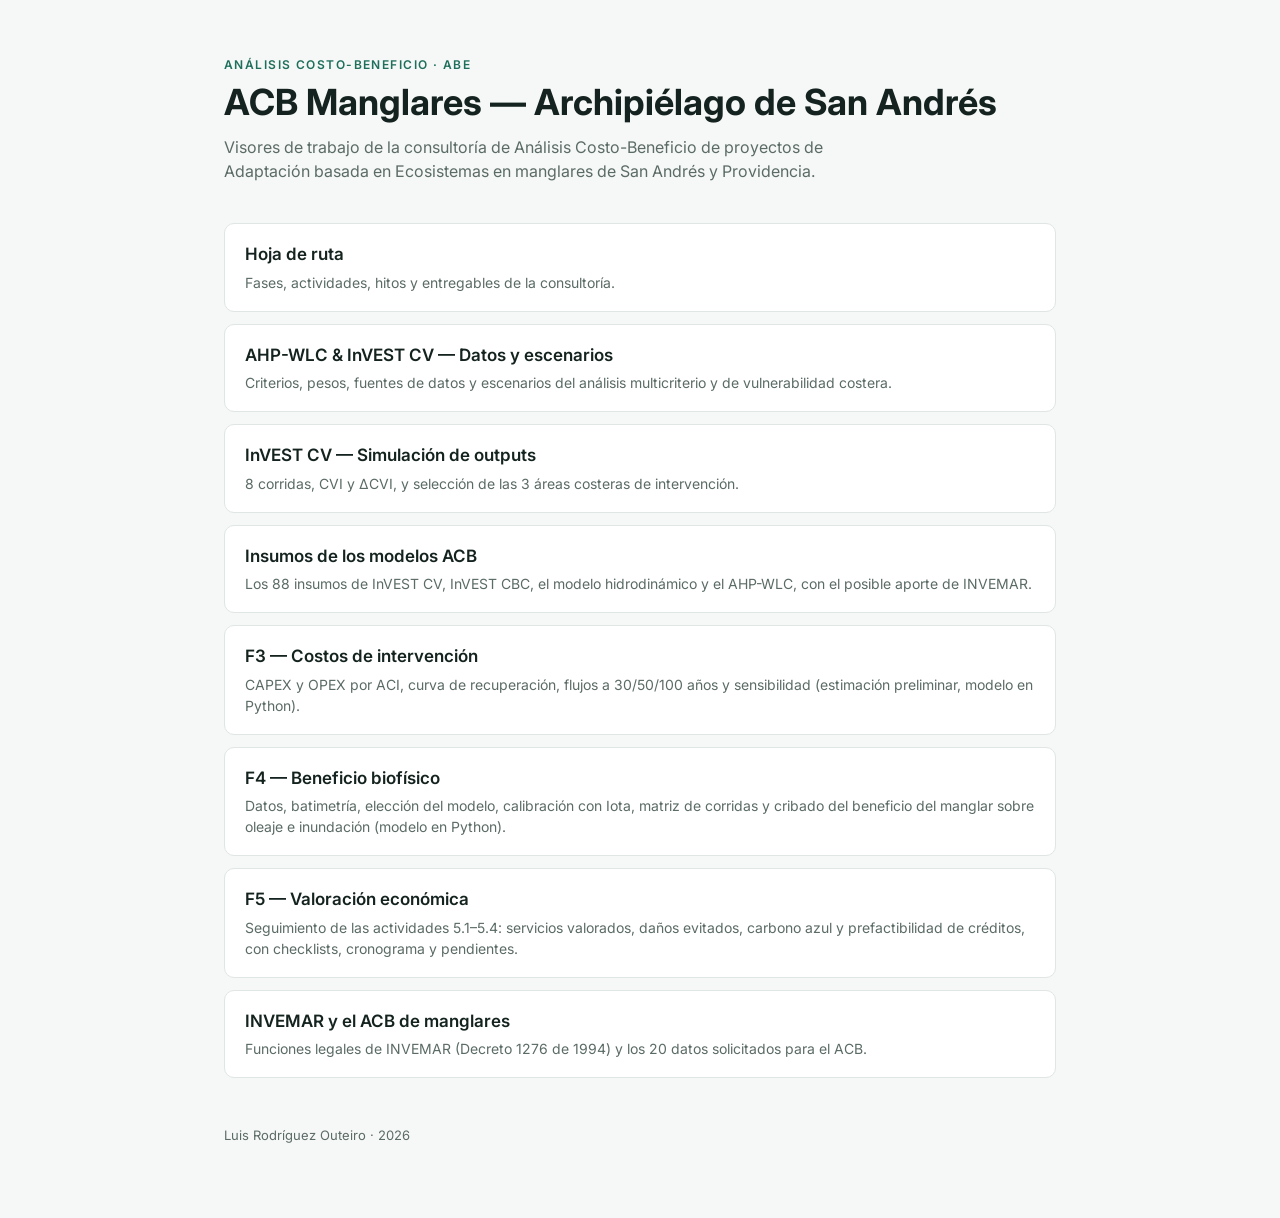
<file: index.html>
<!doctype html>
<html lang="es">
<head>
<meta charset="utf-8">
<meta name="viewport" content="width=device-width,initial-scale=1">
<title>ACB Manglares San Andrés — Visores</title>
<link rel="preconnect" href="https://fonts.googleapis.com">
<link rel="stylesheet" href="https://fonts.googleapis.com/css2?family=Inter:wght@400;500;600;700&display=swap">
<style>
  :root{--bg:#f6f8f7;--ink:#14231f;--muted:#5b6b66;--line:#dfe6e3;--accent:#1f6f5c;--card:#fff}
  *{box-sizing:border-box}
  body{margin:0;font-family:Inter,system-ui,sans-serif;background:var(--bg);color:var(--ink);line-height:1.5}
  main{max-width:880px;margin:0 auto;padding:56px 24px 72px}
  .eyebrow{font-size:12px;letter-spacing:.12em;text-transform:uppercase;color:var(--accent);font-weight:600;margin:0 0 8px}
  h1{font-size:clamp(26px,4vw,36px);line-height:1.15;margin:0 0 12px;font-weight:700}
  .lede{color:var(--muted);max-width:60ch;margin:0 0 40px}
  ul{list-style:none;padding:0;margin:0;display:grid;gap:12px}
  a.card{display:block;background:var(--card);border:1px solid var(--line);border-radius:10px;padding:18px 20px;text-decoration:none;color:inherit;transition:border-color .15s,transform .15s}
  a.card:hover{border-color:var(--accent);transform:translateY(-1px)}
  .card h2{font-size:17px;margin:0 0 4px;font-weight:600}
  .card p{margin:0;color:var(--muted);font-size:14px}
  footer{margin-top:48px;font-size:13px;color:var(--muted)}
</style>
</head>
<body>
<main>
  <p class="eyebrow">Análisis Costo-Beneficio · AbE</p>
  <h1>ACB Manglares — Archipiélago de San Andrés</h1>
  <p class="lede">Visores de trabajo de la consultoría de Análisis Costo-Beneficio de proyectos de Adaptación basada en Ecosistemas en manglares de San Andrés y Providencia.</p>
  <ul>
    <li><a class="card" href="hoja-de-ruta.html"><h2>Hoja de ruta</h2><p>Fases, actividades, hitos y entregables de la consultoría.</p></a></li>
    <li><a class="card" href="ahp-wlc-invest-cv.html"><h2>AHP-WLC &amp; InVEST CV — Datos y escenarios</h2><p>Criterios, pesos, fuentes de datos y escenarios del análisis multicriterio y de vulnerabilidad costera.</p></a></li>
    <li><a class="card" href="invest-cv-simulacion.html"><h2>InVEST CV — Simulación de outputs</h2><p>8 corridas, CVI y ΔCVI, y selección de las 3 áreas costeras de intervención.</p></a></li>
    <li><a class="card" href="insumos-modelos.html"><h2>Insumos de los modelos ACB</h2><p>Los 88 insumos de InVEST CV, InVEST CBC, el modelo hidrodinámico y el AHP-WLC, con el posible aporte de INVEMAR.</p></a></li>
    <li><a class="card" href="costos-f3.html"><h2>F3 — Costos de intervención</h2><p>CAPEX y OPEX por ACI, curva de recuperación, flujos a 30/50/100 años y sensibilidad (estimación preliminar, modelo en Python).</p></a></li>
    <li><a class="card" href="beneficio-f4.html"><h2>F4 — Beneficio biofísico</h2><p>Datos, batimetría, elección del modelo, calibración con Iota, matriz de corridas y cribado del beneficio del manglar sobre oleaje e inundación (modelo en Python).</p></a></li>
    <li><a class="card" href="valoracion-f5.html"><h2>F5 — Valoración económica</h2><p>Seguimiento de las actividades 5.1–5.4: servicios valorados, daños evitados, carbono azul y prefactibilidad de créditos, con checklists, cronograma y pendientes.</p></a></li>
    <li><a class="card" href="invemar-acb.html"><h2>INVEMAR y el ACB de manglares</h2><p>Funciones legales de INVEMAR (Decreto 1276 de 1994) y los 20 datos solicitados para el ACB.</p></a></li>
  </ul>
  <footer>Luis Rodríguez Outeiro · 2026</footer>
</main>
</body>
</html>
</file>
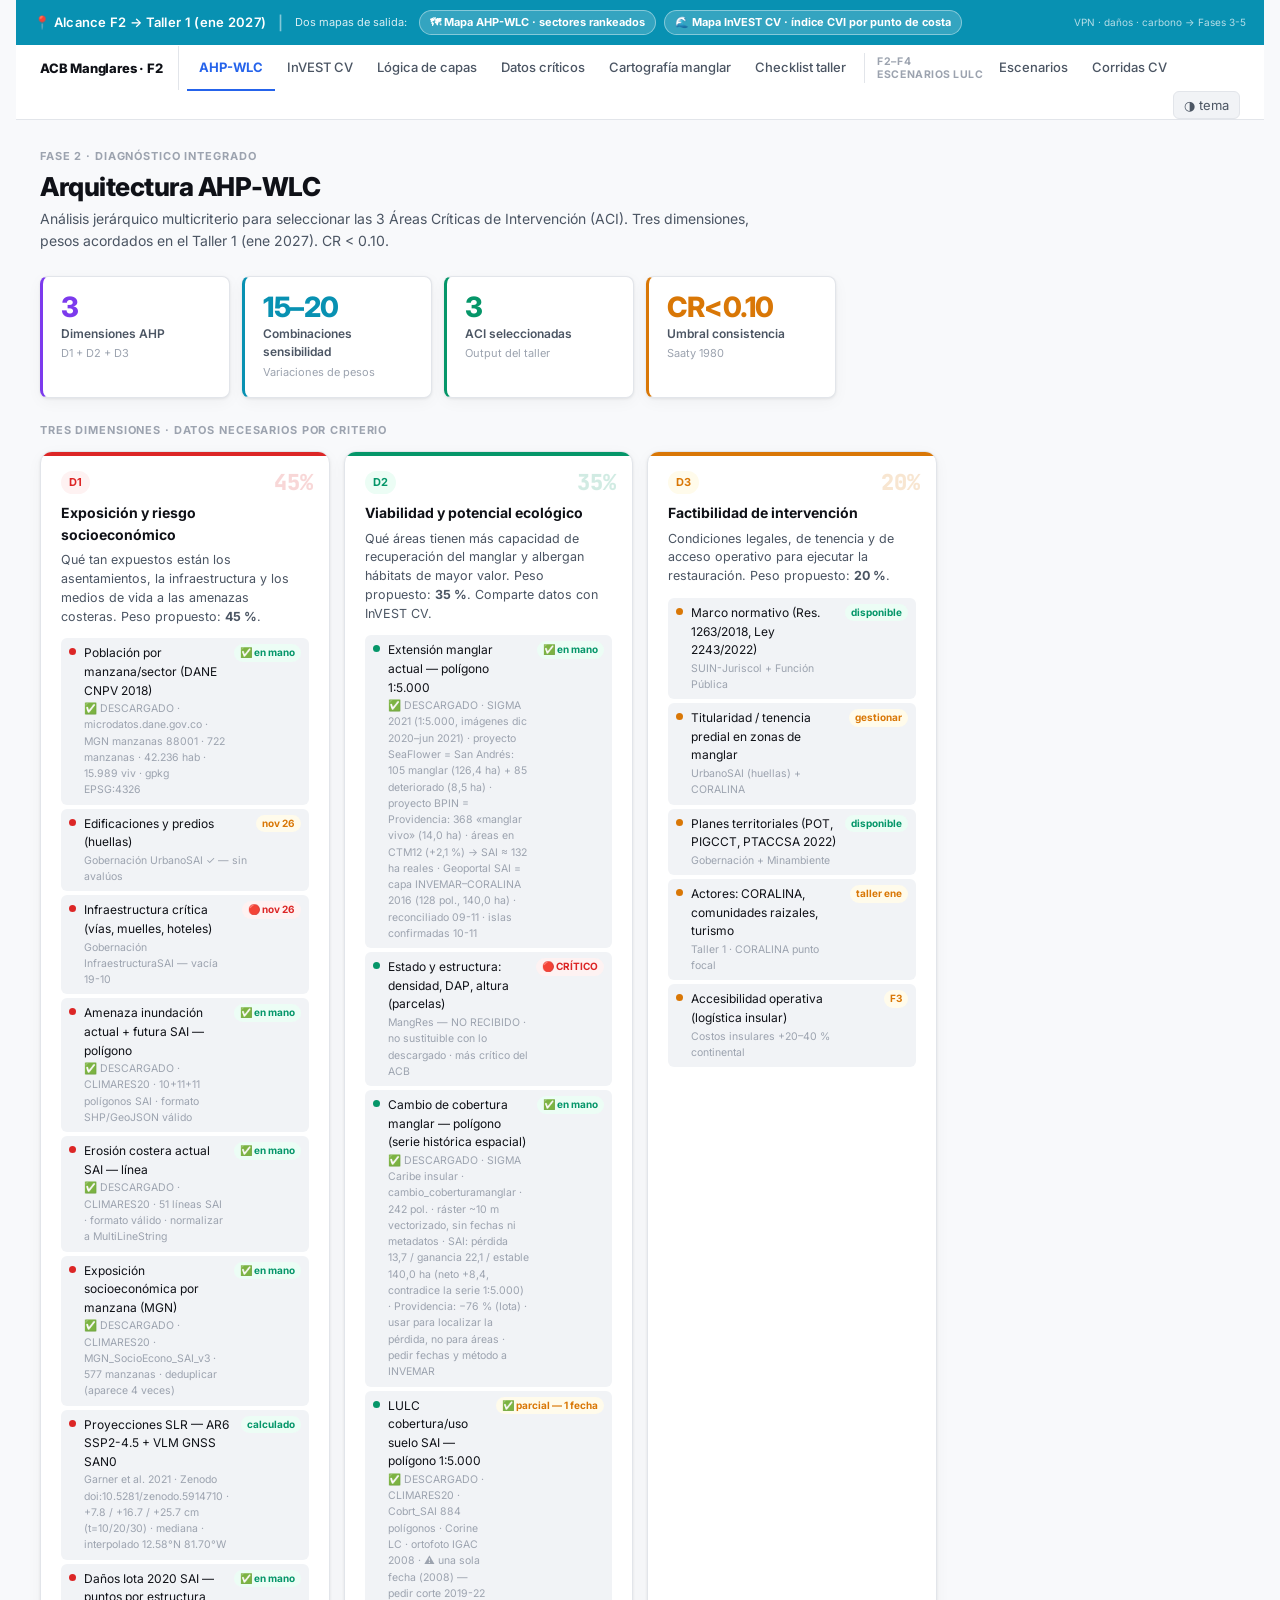
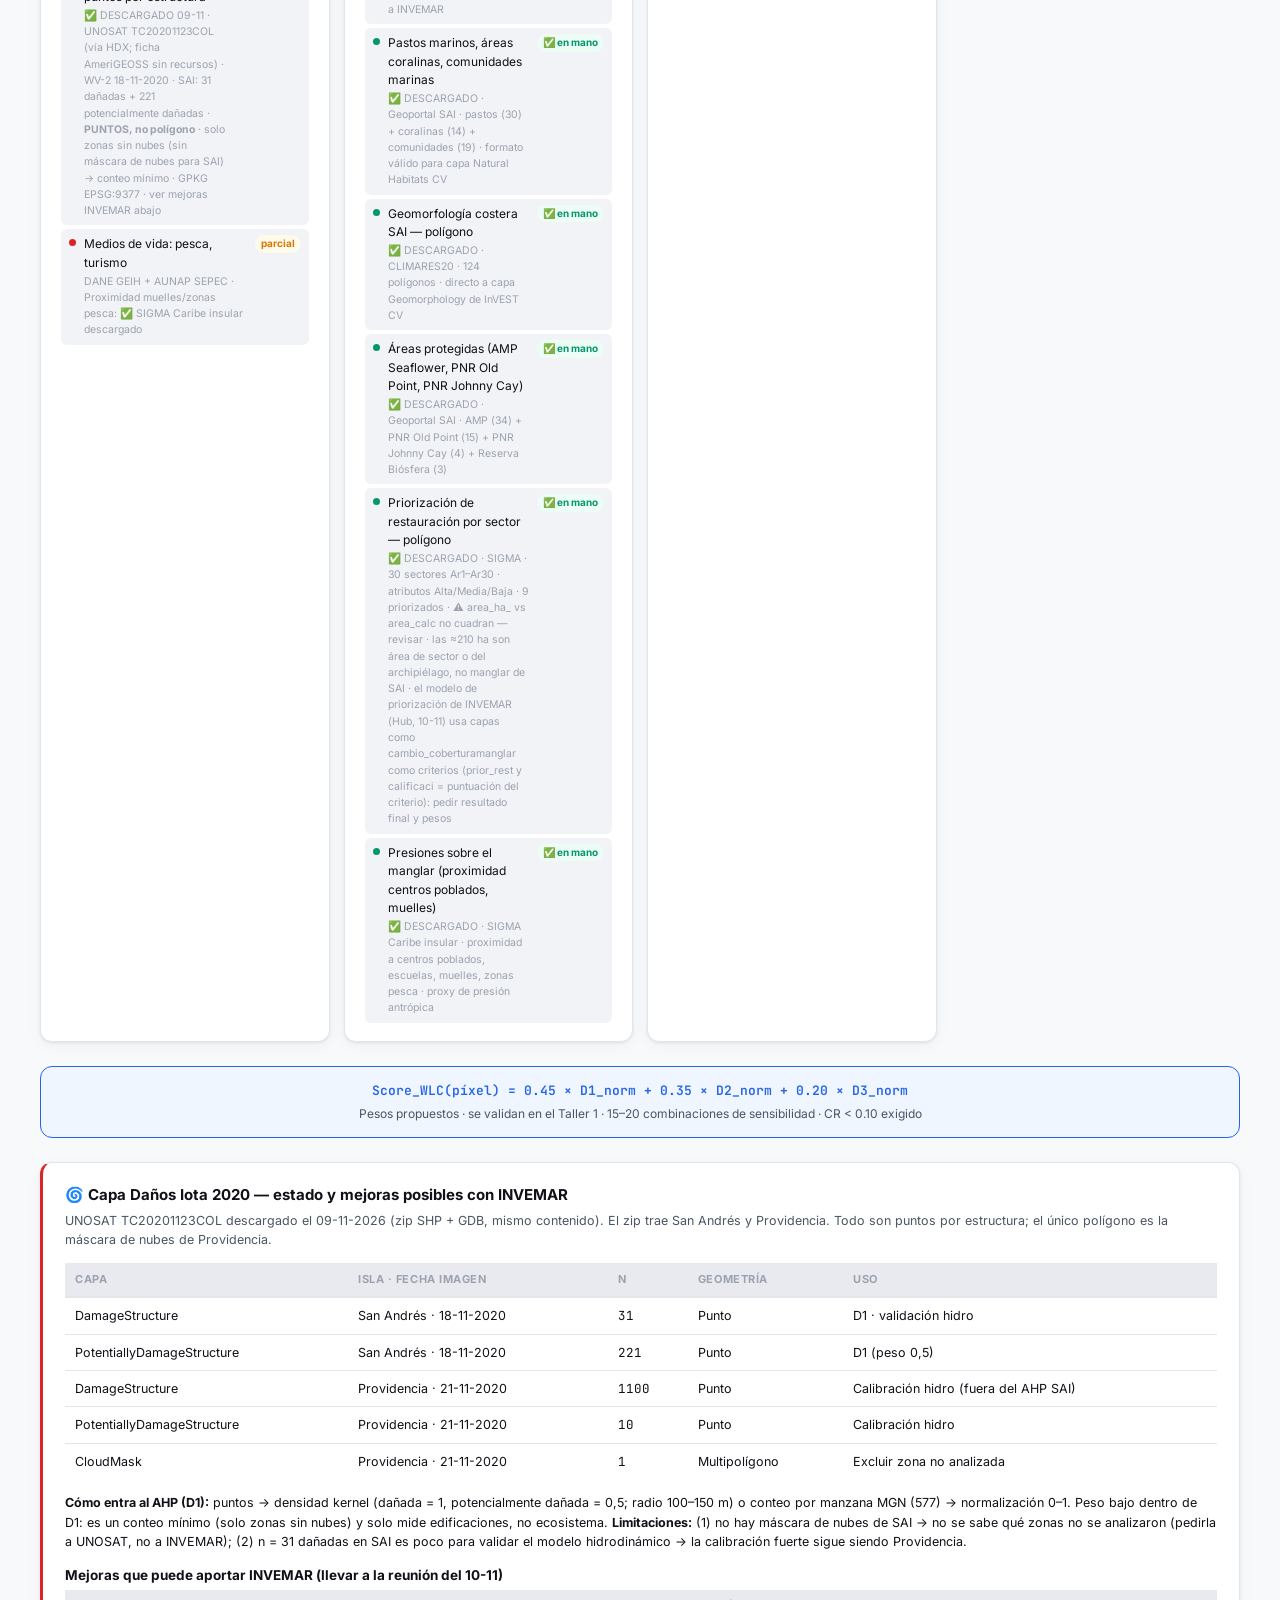
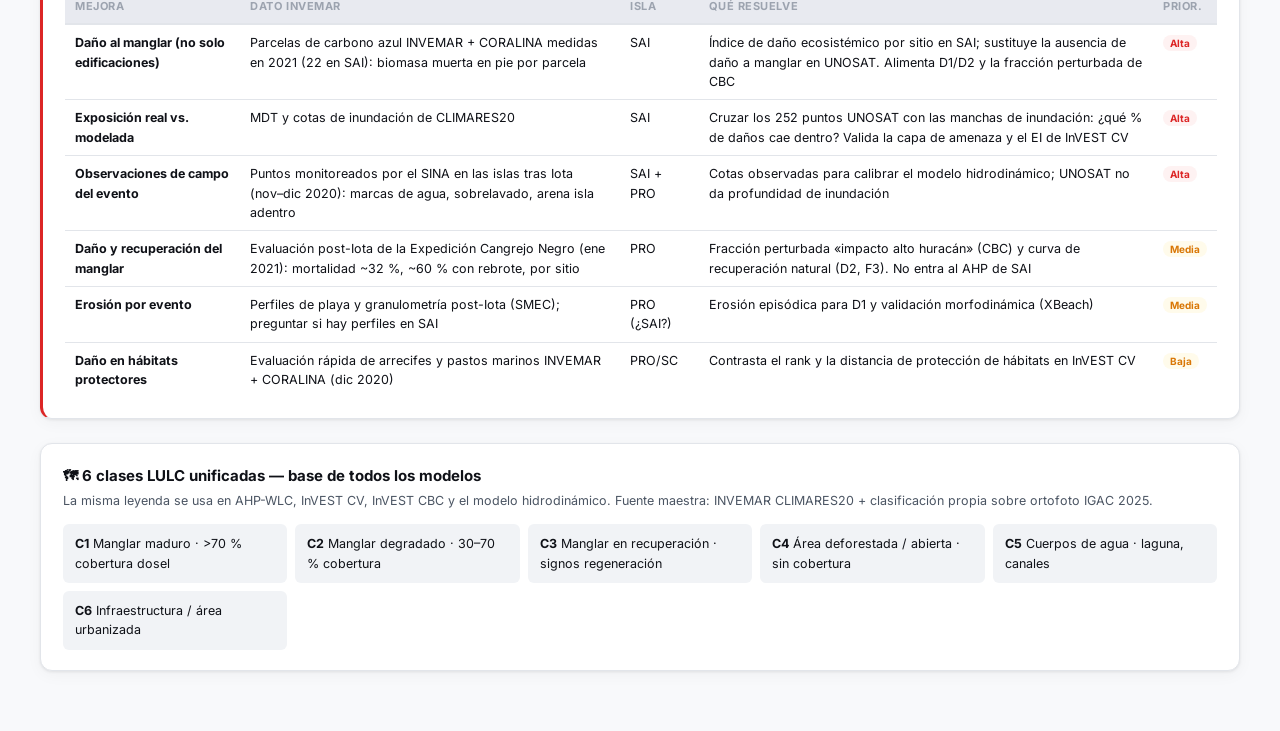
<file: ahp-wlc-invest-cv.html>
<!doctype html>
<title>AHP-WLC &amp; InVEST CV — Datos y Escenarios</title>
<meta name="claude:viewport-fit-sides" content="cover">
<meta charset="utf-8">
<meta name="viewport" content="width=device-width,initial-scale=1,viewport-fit=cover">
<link rel="preconnect" href="https://fonts.googleapis.com">
<link href="https://fonts.googleapis.com/css2?family=Inter:wght@400;500;600;700;800&family=JetBrains+Mono:wght@400;600&display=swap" rel="stylesheet">
<style>
/* ── TOKENS ── */
:root {
  --bg:#f8f9fb; --bg-card:#ffffff; --bg-subtle:#f1f3f6; --bg-deep:#e8eaf0;
  --fg:#0f1117; --fg-muted:#4b5563; --fg-faint:#9ca3af;
  --border:#e2e5ea; --border-strong:#c9cdd5;
  --accent:#2563eb; --accent-soft:#eff6ff;
  --ahp:#7c3aed; --ahp-soft:#f5f3ff;
  --cv:#0891b2; --cv-soft:#ecfeff;
  --ok:#059669; --ok-soft:#ecfdf5;
  --warn:#d97706; --warn-soft:#fffbeb;
  --err:#dc2626; --err-soft:#fef2f2;
  --f1:#2563eb; --f2:#0891b2;
  --font-body:'Inter',system-ui,sans-serif;
  --font-mono:'JetBrains Mono',monospace;
  --radius:12px; --radius-sm:8px; --shadow:0 1px 3px rgba(0,0,0,.08),0 4px 16px rgba(0,0,0,.04);
  color-scheme:light;
}
@media(prefers-color-scheme:dark){:root:not([data-theme="light"]){
  --bg:#0d0f14; --bg-card:#161922; --bg-subtle:#1e2230; --bg-deep:#252a3a;
  --fg:#f0f2f7; --fg-muted:#9ca3af; --fg-faint:#4b5563;
  --border:#2a2f3e; --border-strong:#3a3f52;
  --accent:#3b82f6; --accent-soft:#1e2a4a;
  --ahp:#a78bfa; --ahp-soft:#1e1a3a;
  --cv:#22d3ee; --cv-soft:#0a2030;
  --ok:#34d399; --ok-soft:#0a2418;
  --warn:#fbbf24; --warn-soft:#271e06;
  --err:#f87171; --err-soft:#2a0a0a;
  color-scheme:dark;
}}
:root[data-theme="dark"]{
  --bg:#0d0f14; --bg-card:#161922; --bg-subtle:#1e2230; --bg-deep:#252a3a;
  --fg:#f0f2f7; --fg-muted:#9ca3af; --fg-faint:#4b5563;
  --border:#2a2f3e; --border-strong:#3a3f52;
  --accent:#3b82f6; --accent-soft:#1e2a4a;
  --ahp:#a78bfa; --ahp-soft:#1e1a3a;
  --cv:#22d3ee; --cv-soft:#0a2030;
  --ok:#34d399; --ok-soft:#0a2418;
  --warn:#fbbf24; --warn-soft:#271e06;
  --err:#f87171; --err-soft:#2a0a0a;
  color-scheme:dark;
}
*{box-sizing:border-box;margin:0;padding:0}
body{
  background:var(--bg);color:var(--fg);
  font-family:var(--font-body);font-size:14px;line-height:1.55;
  padding-left:max(16px,env(safe-area-inset-left,0px));
  padding-right:max(16px,env(safe-area-inset-right,0px));
  padding-block:0;
}



/* ── LÓGICA DE CAPAS ── */
.lg-flow{display:flex;flex-wrap:wrap;align-items:center;gap:8px;margin:4px 0 18px}
.lg-flow span{background:var(--bg-subtle);border:1px solid var(--border);border-radius:999px;padding:5px 12px;font-size:12.5px;font-weight:600}
.lg-flow i{font-style:normal;color:var(--fg-faint);font-weight:700}
.lg-types{display:grid;grid-template-columns:repeat(auto-fill,minmax(210px,1fr));gap:10px;margin-bottom:26px}
.lg-type{border:1px solid var(--border);border-radius:var(--radius-sm);padding:10px 12px;background:var(--bg-card);font-size:12.5px}
.lg-type b{display:block;margin-bottom:2px}
.lg-grid{display:grid;grid-template-columns:repeat(auto-fill,minmax(320px,1fr));gap:12px;margin-bottom:12px}
.lg-card{background:var(--bg-card);border:1px solid var(--border);border-top:4px solid var(--dc);border-radius:var(--radius);padding:14px 16px;box-shadow:var(--shadow)}
.lg-head{display:flex;justify-content:space-between;gap:8px;align-items:flex-start;margin-bottom:8px}
.lg-name{font-weight:700;font-size:13.5px;line-height:1.3}
.lg-row{display:grid;grid-template-columns:78px 1fr;gap:8px;font-size:12.5px;line-height:1.45;padding:3px 0}
.lg-row>span:first-child{color:var(--fg-faint);font-weight:600;font-size:11px;text-transform:uppercase;letter-spacing:.04em;padding-top:1px}
.lg-row.warn>span:last-child{color:var(--warn)}
.lg-dimh{display:flex;align-items:baseline;gap:10px;margin:26px 0 10px}
.lg-dimh h2{font-size:17px;font-weight:700}
.lg-dimh span{font-size:12.5px;color:var(--fg-muted)}
.chip{font-size:10px;font-weight:700;padding:2px 8px;border-radius:999px;white-space:nowrap}
.chip-c{background:var(--accent-soft);color:var(--accent)}
.chip-m{background:var(--err-soft);color:var(--err)}
.chip-b{background:var(--ok-soft);color:var(--ok)}
.chip-r{background:var(--bg-deep);color:var(--fg-muted)}
.chip-x{background:var(--warn-soft);color:var(--warn)}

/* ── CARTOGRAFÍA MANGLAR ── */
.carto-svg{width:100%;height:auto;display:block}
.carto-svg .axis{stroke:var(--border-strong);stroke-width:1.5}
.carto-svg .tick{fill:var(--fg-faint);font:500 11px var(--font-body)}
.carto-svg .row-lbl{fill:var(--fg);font:700 13px var(--font-body)}
.carto-svg .val{fill:var(--fg);font:700 12px var(--font-body)}
.carto-svg .sub{fill:var(--fg-muted);font:500 10px var(--font-body)}
.carto-svg .m-cor{fill:#6b7b76}.carto-svg .m-inv{fill:var(--ok)}.carto-svg .m-glo{fill:var(--accent)}
.carto-svg .m-hol{fill:none;stroke:var(--accent);stroke-width:2}
.carto-svg .iota{stroke:var(--err);stroke-width:1.5;stroke-dasharray:5 4}
.carto-svg .iota-t{fill:var(--err);font:700 11px var(--font-body)}
.carto-svg .gap{fill:var(--err-soft);stroke:var(--err);stroke-dasharray:5 4}
.carto-svg .gap-t{fill:var(--err);font:700 10.5px var(--font-body)}
.carto-legend{display:flex;flex-wrap:wrap;gap:14px;font-size:11.5px;color:var(--fg-muted);margin:6px 0 2px}
.carto-legend i{display:inline-block;width:10px;height:10px;border-radius:50%;margin-right:5px;vertical-align:-1px}
.carto-scroll{overflow-x:auto;border:1px solid var(--border);border-radius:var(--radius);background:var(--bg-card);box-shadow:var(--shadow)}
.carto-scroll .cv-table{min-width:1180px}
.carto-scroll .cv-table td{font-size:12px}
.carto-scroll .cv-table td.num{font-family:var(--font-mono);font-size:11.5px}
#page-carto .card{overflow-x:auto}
#page-carto .card .cv-table{min-width:520px}
.carto-note{font-size:12px;color:var(--fg-muted);margin:8px 2px 0}
.carto-callout{border-left:4px solid var(--dc,var(--accent));background:var(--dc-soft,var(--accent-soft));border-radius:0 var(--radius-sm) var(--radius-sm) 0;padding:12px 16px;font-size:13px;margin-bottom:16px}
.carto-h2{font-size:17px;font-weight:700;margin:28px 0 4px}
.carto-p{font-size:13px;color:var(--fg-muted);margin-bottom:12px;max-width:110ch}
.prio-a{color:var(--err);font-weight:700}.prio-m{color:var(--warn);font-weight:700}.prio-b{color:var(--fg-muted);font-weight:700}

/* ── NAV ── */
.topbar{
  position:sticky;top:env(safe-area-inset-top,0px);z-index:20;
  background:var(--bg-card);border-bottom:1px solid var(--border);
  padding:0 max(16px,env(safe-area-inset-left,0px));
}
body::before{
  content:"";position:fixed;inset:0 0 auto;
  height:env(safe-area-inset-top,0px);background:var(--bg-card);z-index:21;
}
.nav-inner{max-width:1200px;margin:0 auto;display:flex;align-items:center;gap:0;flex-wrap:wrap;}
.nav-title{font-weight:800;font-size:13px;letter-spacing:-.2px;padding:12px 16px 12px 0;border-right:1px solid var(--border);margin-right:8px;white-space:nowrap;}
.tab-btn{
  background:none;border:none;font-family:var(--font-body);font-size:13px;font-weight:500;
  color:var(--fg-muted);cursor:pointer;padding:14px 12px;border-bottom:2px solid transparent;
  transition:color .15s,border-color .15s;white-space:nowrap;
}
.tab-btn:hover{color:var(--fg);}
.tab-btn.active{color:var(--accent);border-bottom-color:var(--accent);font-weight:700;}
.run-phase{font-size:10.5px;font-weight:700;margin:2px 0 4px;text-transform:uppercase;letter-spacing:.03em}
.nav-group{font-size:10.5px;font-weight:700;text-transform:uppercase;letter-spacing:.05em;line-height:1.25;color:var(--fg-faint);border-left:1px solid var(--border);padding:2px 4px 2px 12px;margin-left:6px;white-space:nowrap;}
.theme-toggle{
  margin-left:auto;background:var(--bg-subtle);border:1px solid var(--border);
  border-radius:6px;font-size:13px;padding:5px 10px;cursor:pointer;font-family:var(--font-body);
  color:var(--fg-muted);
}

/* ── PAGES ── */
.page{display:none;max-width:1200px;margin:0 auto;padding:28px 0 60px;}
.page.active{display:block;}
.section-label{font-size:11px;font-weight:700;letter-spacing:.08em;text-transform:uppercase;color:var(--fg-faint);margin-bottom:6px;}
.page-title{font-size:26px;font-weight:800;letter-spacing:-.5px;line-height:1.2;margin-bottom:6px;}
.page-subtitle{font-size:14px;color:var(--fg-muted);margin-bottom:24px;max-width:720px;}

/* ── GRID / KPI ── */
.kpi-row{display:grid;grid-template-columns:repeat(auto-fill,minmax(180px,1fr));gap:12px;margin-bottom:24px;}
.kpi-card{
  background:var(--bg-card);border:1px solid var(--border);border-radius:var(--radius-sm);
  padding:16px 18px;box-shadow:var(--shadow);
}
.kpi-value{font-size:28px;font-weight:800;letter-spacing:-.5px;line-height:1;}
.kpi-label{font-size:12px;font-weight:600;color:var(--fg-muted);margin-top:4px;}
.kpi-sub{font-size:11px;color:var(--fg-faint);margin-top:2px;}

/* ── TWO-COL ── */
.two-col{display:grid;grid-template-columns:1fr 1fr;gap:16px;margin-bottom:24px;}
@media(max-width:720px){.two-col{grid-template-columns:1fr;}}

/* ── CARD ── */
.card{
  background:var(--bg-card);border:1px solid var(--border);border-radius:var(--radius);
  padding:20px 22px;box-shadow:var(--shadow);
}
.card-title{font-size:15px;font-weight:700;margin-bottom:4px;display:flex;align-items:center;gap:8px;}
.card-sub{font-size:12.5px;color:var(--fg-muted);margin-bottom:14px;}

/* ── DIMENSION CARDS (AHP) ── */
.dim-cards{display:grid;grid-template-columns:repeat(auto-fill,minmax(280px,1fr));gap:14px;margin-bottom:24px;}
.dim-card{
  background:var(--bg-card);border:1px solid var(--border);border-radius:var(--radius);
  padding:18px 20px;box-shadow:var(--shadow);position:relative;overflow:hidden;
}
.dim-card::before{content:"";position:absolute;top:0;left:0;right:0;height:4px;background:var(--dc);}
.dim-badge{
  display:inline-flex;align-items:center;gap:6px;
  background:var(--dc-soft);color:var(--dc);
  font-size:11px;font-weight:700;padding:3px 8px;border-radius:999px;margin-bottom:8px;
}
.dim-weight{
  position:absolute;top:14px;right:16px;
  font-size:22px;font-weight:800;color:var(--dc);opacity:.18;
  font-family:var(--font-mono);
}
.dim-title{font-size:14px;font-weight:700;margin-bottom:6px;}
.dim-desc{font-size:12.5px;color:var(--fg-muted);margin-bottom:12px;line-height:1.5;}
.crit-list{list-style:none;display:flex;flex-direction:column;gap:4px;}
.crit-item{
  display:flex;align-items:flex-start;gap:8px;
  font-size:12px;padding:6px 8px;border-radius:6px;
  background:var(--bg-subtle);
}
.crit-dot{width:7px;height:7px;border-radius:50%;background:var(--dc);flex-shrink:0;margin-top:4px;}
.crit-src{font-size:10.5px;color:var(--fg-faint);margin-top:1px;}
.status-badge{
  font-size:10px;font-weight:700;padding:1px 6px;border-radius:999px;
  margin-left:auto;flex-shrink:0;
}
.s-ok{background:var(--ok-soft);color:var(--ok);}
.s-warn{background:var(--warn-soft);color:var(--warn);}
.s-err{background:var(--err-soft);color:var(--err);}
.s-inv{background:var(--cv-soft);color:var(--cv);}

/* ── CV LAYERS ── */
.cv-table{width:100%;border-collapse:collapse;font-size:12.5px;}
.cv-table th{
  background:var(--bg-deep);font-weight:700;font-size:11px;text-transform:uppercase;
  letter-spacing:.05em;color:var(--fg-faint);padding:8px 10px;text-align:left;
  border-bottom:2px solid var(--border);
}
.cv-table td{padding:8px 10px;border-bottom:1px solid var(--border);vertical-align:top;}
.cv-table tr:last-child td{border-bottom:none;}
.cv-table tr:hover td{background:var(--bg-subtle);}
.tag{font-size:10px;font-weight:700;padding:2px 6px;border-radius:999px;}
.tag-ahp{background:var(--ahp-soft);color:var(--ahp);}
.tag-cv{background:var(--cv-soft);color:var(--cv);}
.tag-both{background:var(--ok-soft);color:var(--ok);}
.tag-f4{background:#fef3c7;color:#b45309;}
.tag-f5{background:#f0fdf4;color:#166534;}
@media(prefers-color-scheme:dark){:root:not([data-theme="light"]) .tag-f4{background:#78350f44;color:#fcd34d;}:root:not([data-theme="light"]) .tag-f5{background:#14532d44;color:#86efac;}}
:root[data-theme="dark"] .tag-f4{background:#78350f44;color:#fcd34d;}
:root[data-theme="dark"] .tag-f5{background:#14532d44;color:#86efac;}

/* ── SCENARIO FLOW ── */
.scenario-grid{display:grid;grid-template-columns:1fr 48px 1fr;gap:0;align-items:start;margin-bottom:24px;}
@media(max-width:640px){.scenario-grid{grid-template-columns:1fr;}.sc-arrow{display:none;}}
.sc-col{
  background:var(--bg-card);border:1px solid var(--border);border-radius:var(--radius);
  padding:18px 20px;box-shadow:var(--shadow);
}
.sc-base{border-top:4px solid var(--err);}
.sc-int{border-top:4px solid var(--ok);}
.sc-arrow{display:flex;align-items:flex-start;justify-content:center;padding-top:60px;font-size:22px;color:var(--fg-faint);}
.sc-title{font-size:13px;font-weight:800;letter-spacing:.04em;text-transform:uppercase;margin-bottom:4px;}
.sc-sub{font-size:12px;color:var(--fg-muted);margin-bottom:14px;}
.sc-steps{display:flex;flex-direction:column;gap:6px;}
.sc-step{
  background:var(--bg-subtle);border-radius:6px;padding:8px 10px;
  font-size:12px;display:flex;gap:8px;align-items:flex-start;
}
.sc-num{
  width:20px;height:20px;border-radius:50%;
  font-size:10px;font-weight:800;display:flex;align-items:center;justify-content:center;
  flex-shrink:0;margin-top:1px;
}
.base-num{background:var(--err-soft);color:var(--err);}
.int-num{background:var(--ok-soft);color:var(--ok);}
.sc-step-text{flex:1;min-width:0;}
.sc-label{font-weight:600;color:var(--fg);}
.sc-detail{font-size:11px;color:var(--fg-muted);margin-top:1px;}
.delta-box{
  background:var(--accent-soft);border:1px solid var(--accent);border-radius:var(--radius);
  padding:14px 18px;text-align:center;margin-bottom:24px;
}
.delta-formula{font-family:var(--font-mono);font-size:13px;font-weight:600;color:var(--accent);}
.delta-label{font-size:12px;color:var(--fg-muted);margin-top:4px;}

/* ── RUNS TABLE ── */
.runs-grid{display:grid;grid-template-columns:repeat(auto-fill,minmax(200px,1fr));gap:10px;margin-bottom:24px;}
.run-card{
  background:var(--bg-card);border:1px solid var(--border);border-radius:var(--radius-sm);
  padding:12px 14px;box-shadow:var(--shadow);
}
.run-id{font-family:var(--font-mono);font-size:10px;font-weight:700;color:var(--fg-faint);margin-bottom:4px;}
.run-title{font-size:12.5px;font-weight:700;margin-bottom:3px;}
.run-detail{font-size:11.5px;color:var(--fg-muted);}
.run-base{border-left:3px solid var(--err);}
.run-int{border-left:3px solid var(--ok);}

/* ── TIMELINE ── */
.timeline{display:flex;flex-direction:column;gap:0;}
.tl-item{display:grid;grid-template-columns:120px 1px 1fr;gap:0 16px;align-items:start;padding-bottom:20px;}
.tl-date{font-size:12px;font-weight:700;color:var(--fg-muted);text-align:right;padding-top:4px;}
.tl-line{background:var(--border);width:1px;position:relative;}
.tl-dot{width:10px;height:10px;border-radius:50%;background:var(--accent);position:absolute;left:-5px;top:5px;}
.tl-body{padding-top:2px;padding-bottom:20px;}
.tl-title{font-size:13px;font-weight:700;margin-bottom:4px;}
.tl-list{list-style:none;display:flex;flex-direction:column;gap:3px;}
.tl-list li{font-size:12px;color:var(--fg-muted);padding-left:12px;position:relative;}
.tl-list li::before{content:"▸";position:absolute;left:0;color:var(--fg-faint);}
.tl-inv{color:var(--cv)!important;font-weight:600;}
.tl-crit{color:var(--err)!important;font-weight:600;}

/* ── CHECKLIST ── */
.checklist{display:flex;flex-direction:column;gap:6px;}
.check-item{
  display:flex;align-items:flex-start;gap:10px;
  background:var(--bg-card);border:1px solid var(--border);border-radius:var(--radius-sm);
  padding:10px 12px;box-shadow:0 1px 2px rgba(0,0,0,.04);
}
.check-box{
  width:18px;height:18px;border-radius:4px;flex-shrink:0;margin-top:1px;
  display:flex;align-items:center;justify-content:center;font-size:10px;font-weight:800;
}
.cb-ok{background:var(--ok-soft);color:var(--ok);}
.cb-warn{background:var(--warn-soft);color:var(--warn);}
.cb-err{background:var(--err-soft);color:var(--err);}
.check-body{flex:1;min-width:0;}
.check-title{font-size:12.5px;font-weight:600;}
.check-detail{font-size:11.5px;color:var(--fg-muted);margin-top:2px;}
.check-badges{display:flex;gap:4px;flex-wrap:wrap;margin-top:4px;}

/* ── MISC ── */
.divider{border:none;border-top:1px solid var(--border);margin:24px 0;}
.mono{font-family:var(--font-mono);}
.pill{font-size:10px;font-weight:700;padding:2px 7px;border-radius:999px;white-space:nowrap;}
.pill-ahp{background:var(--ahp-soft);color:var(--ahp);}
.pill-cv{background:var(--cv-soft);color:var(--cv);}
.pill-inv{background:var(--cv-soft);color:var(--cv);}
.pill-err{background:var(--err-soft);color:var(--err);}
.pill-ok{background:var(--ok-soft);color:var(--ok);}
.pill-warn{background:var(--warn-soft);color:var(--warn);}
/* Scope banner F2 */
.scope-banner{display:flex;align-items:center;gap:12px;padding:10px 18px;background:var(--cv);color:#fff;font-size:12px;font-weight:600;border-radius:0;}
.scope-banner .scope-outputs{display:flex;gap:8px;flex-wrap:wrap;}
.scope-pill{background:rgba(255,255,255,.18);border:1px solid rgba(255,255,255,.4);border-radius:20px;padding:3px 10px;font-size:11px;font-weight:700;}
/* Post-Taller steps */
.sc-step-future{opacity:.55;border-left:2px dashed var(--fg-faint);padding-left:8px;margin-left:4px;}
.sc-step-future .sc-num{background:var(--fg-faint)!important;}
.future-label{display:inline-block;font-size:9px;font-weight:700;letter-spacing:.5px;text-transform:uppercase;background:var(--bg-subtle);color:var(--fg-faint);border:1px solid var(--border-light);border-radius:4px;padding:1px 6px;margin-bottom:4px;}
/* Siguientes fases box */
.next-phases-box{margin-top:28px;border:1px dashed var(--border-light);border-radius:var(--radius-sm);overflow:hidden;}
.next-phases-header{background:var(--bg-subtle);padding:10px 16px;display:flex;align-items:center;gap:10px;border-bottom:1px solid var(--border-light);}
.next-phases-tag{font-size:10px;font-weight:700;letter-spacing:.6px;text-transform:uppercase;color:var(--fg-faint);}
.next-phases-body{padding:14px 16px;display:grid;grid-template-columns:repeat(auto-fit,minmax(200px,1fr));gap:12px;}
.nphase-card{background:var(--bg-subtle);border-radius:6px;padding:10px 12px;}
.nphase-phase{font-size:9px;font-weight:700;letter-spacing:.5px;text-transform:uppercase;color:var(--fg-faint);margin-bottom:4px;}
.nphase-title{font-size:12px;font-weight:700;color:var(--fg-muted);margin-bottom:3px;}
.nphase-desc{font-size:11px;color:var(--fg-faint);}
.nphase-formula{font-family:var(--mono);font-size:11px;color:var(--fg-muted);background:var(--bg-card);border:1px solid var(--border-light);border-radius:4px;padding:6px 10px;margin-top:8px;grid-column:1/-1;}
</style>

<!-- ── SCOPE BANNER F2 ── -->
<div class="scope-banner">
  <span style="font-size:13px;letter-spacing:.3px">📍 Alcance F2 → Taller 1 (ene 2027)</span>
  <span style="opacity:.5;font-size:14px">|</span>
  <span style="font-weight:400;font-size:11px;opacity:.85">Dos mapas de salida:</span>
  <div class="scope-outputs">
    <span class="scope-pill">🗺 Mapa AHP-WLC · sectores rankeados</span>
    <span class="scope-pill">🌊 Mapa InVEST CV · índice CVI por punto de costa</span>
  </div>
  <span style="font-weight:400;font-size:10px;opacity:.7;margin-left:auto">VPN · daños · carbono → Fases 3-5</span>
</div>

<!-- ── NAV ── -->
<div class="topbar">
  <div class="nav-inner">
    <div class="nav-title">ACB Manglares · F2</div>
    <button class="tab-btn active" onclick="showPage('ahp')">AHP-WLC</button>
    <button class="tab-btn" onclick="showPage('cv')">InVEST CV</button>
    <button class="tab-btn" onclick="showPage('logica')">Lógica de capas</button>
    <button class="tab-btn" onclick="showPage('timeline')">Datos críticos</button>
    <button class="tab-btn" onclick="showPage('carto')">Cartografía manglar</button>
    <button class="tab-btn" onclick="showPage('taller')">Checklist taller</button>
    <span class="nav-group">F2–F4<br>Escenarios LULC</span>
    <button class="tab-btn" onclick="showPage('scenarios')">Escenarios</button>
    <button class="tab-btn" onclick="showPage('runs')">Corridas CV</button>
    <button class="theme-toggle" onclick="toggleTheme()">◑ tema</button>
  </div>
</div>

<!-- ════════════════════ PAGE: AHP-WLC ════════════════════ -->
<div id="page-ahp" class="page active">
  <p class="section-label">Fase 2 · Diagnóstico Integrado</p>
  <h1 class="page-title">Arquitectura AHP-WLC</h1>
  <p class="page-subtitle">Análisis jerárquico multicriterio para seleccionar las 3 Áreas Críticas de Intervención (ACI). Tres dimensiones, pesos acordados en el Taller 1 (ene 2027). CR &lt; 0.10.</p>

  <div class="kpi-row">
    <div class="kpi-card" style="border-left:3px solid var(--ahp)">
      <div class="kpi-value" style="color:var(--ahp)">3</div>
      <div class="kpi-label">Dimensiones AHP</div>
      <div class="kpi-sub">D1 + D2 + D3</div>
    </div>
    <div class="kpi-card" style="border-left:3px solid var(--cv)">
      <div class="kpi-value" style="color:var(--cv)">15–20</div>
      <div class="kpi-label">Combinaciones sensibilidad</div>
      <div class="kpi-sub">Variaciones de pesos</div>
    </div>
    <div class="kpi-card" style="border-left:3px solid var(--ok)">
      <div class="kpi-value" style="color:var(--ok)">3</div>
      <div class="kpi-label">ACI seleccionadas</div>
      <div class="kpi-sub">Output del taller</div>
    </div>
    <div class="kpi-card" style="border-left:3px solid var(--warn)">
      <div class="kpi-value" style="color:var(--warn)">CR&lt;0.10</div>
      <div class="kpi-label">Umbral consistencia</div>
      <div class="kpi-sub">Saaty 1980</div>
    </div>
  </div>

  <!-- DIMENSIONS -->
  <p class="section-label" style="margin-bottom:12px">Tres dimensiones · datos necesarios por criterio</p>
  <div class="dim-cards">

    <!-- D1 -->
    <div class="dim-card" style="--dc:var(--err);--dc-soft:var(--err-soft)">
      <div class="dim-weight">45%</div>
      <div class="dim-badge">D1</div>
      <div class="dim-title">Exposición y riesgo socioeconómico</div>
      <div class="dim-desc">Qué tan expuestos están los asentamientos, la infraestructura y los medios de vida a las amenazas costeras. Peso propuesto: <strong>45 %</strong>.</div>
      <ul class="crit-list">
        <li class="crit-item">
          <div class="crit-dot"></div>
          <div>
            <div>Población por manzana/sector (DANE CNPV 2018)</div>
            <div class="crit-src">✅ DESCARGADO · microdatos.dane.gov.co · MGN manzanas 88001 · 722 manzanas · 42.236 hab · 15.989 viv · gpkg EPSG:4326</div>
          </div>
          <span class="status-badge s-ok">✅ en mano</span>
        </li>
        <li class="crit-item">
          <div class="crit-dot"></div>
          <div>
            <div>Edificaciones y predios (huellas)</div>
            <div class="crit-src">Gobernación UrbanoSAI ✓ — sin avalúos</div>
          </div>
          <span class="status-badge s-warn">nov 26</span>
        </li>
        <li class="crit-item">
          <div class="crit-dot"></div>
          <div>
            <div>Infraestructura crítica (vías, muelles, hoteles)</div>
            <div class="crit-src">Gobernación InfraestructuraSAI — vacía 19-10</div>
          </div>
          <span class="status-badge s-err">🔴 nov 26</span>
        </li>
        <li class="crit-item">
          <div class="crit-dot"></div>
          <div>
            <div>Amenaza inundación actual + futura SAI — polígono</div>
            <div class="crit-src">✅ DESCARGADO · CLIMARES20 · 10+11+11 polígonos SAI · formato SHP/GeoJSON válido</div>
          </div>
          <span class="status-badge s-ok">✅ en mano</span>
        </li>
        <li class="crit-item">
          <div class="crit-dot"></div>
          <div>
            <div>Erosión costera actual SAI — línea</div>
            <div class="crit-src">✅ DESCARGADO · CLIMARES20 · 51 líneas SAI · formato válido · normalizar a MultiLineString</div>
          </div>
          <span class="status-badge s-ok">✅ en mano</span>
        </li>
        <li class="crit-item">
          <div class="crit-dot"></div>
          <div>
            <div>Exposición socioeconómica por manzana (MGN)</div>
            <div class="crit-src">✅ DESCARGADO · CLIMARES20 · MGN_SocioEcono_SAI_v3 · 577 manzanas · deduplicar (aparece 4 veces)</div>
          </div>
          <span class="status-badge s-ok">✅ en mano</span>
        </li>
        <li class="crit-item">
          <div class="crit-dot"></div>
          <div>
            <div>Proyecciones SLR — AR6 SSP2-4.5 + VLM GNSS SAN0</div>
            <div class="crit-src">Garner et al. 2021 · Zenodo doi:10.5281/zenodo.5914710 · +7.8 / +16.7 / +25.7 cm (t=10/20/30) · mediana · interpolado 12.58°N 81.70°W</div>
          </div>
          <span class="status-badge s-ok">calculado</span>
        </li>
        <li class="crit-item">
          <div class="crit-dot"></div>
          <div>
            <div>Daños Iota 2020 SAI — puntos por estructura</div>
            <div class="crit-src">✅ DESCARGADO 09-11 · UNOSAT TC20201123COL (vía HDX; ficha AmeriGEOSS sin recursos) · WV-2 18-11-2020 · SAI: 31 dañadas + 221 potencialmente dañadas · <strong>PUNTOS, no polígono</strong> · solo zonas sin nubes (sin máscara de nubes para SAI) → conteo mínimo · GPKG EPSG:9377 · ver mejoras INVEMAR abajo</div>
          </div>
          <span class="status-badge s-ok">✅ en mano</span>
        </li>
        <li class="crit-item">
          <div class="crit-dot"></div>
          <div>
            <div>Medios de vida: pesca, turismo</div>
            <div class="crit-src">DANE GEIH + AUNAP SEPEC · Proximidad muelles/zonas pesca: ✅ SIGMA Caribe insular descargado</div>
          </div>
          <span class="status-badge s-warn">parcial</span>
        </li>
      </ul>
    </div>

    <!-- D2 -->
    <div class="dim-card" style="--dc:var(--ok);--dc-soft:var(--ok-soft)">
      <div class="dim-weight">35%</div>
      <div class="dim-badge">D2</div>
      <div class="dim-title">Viabilidad y potencial ecológico</div>
      <div class="dim-desc">Qué áreas tienen más capacidad de recuperación del manglar y albergan hábitats de mayor valor. Peso propuesto: <strong>35 %</strong>. Comparte datos con InVEST CV.</div>
      <ul class="crit-list">
        <li class="crit-item">
          <div class="crit-dot"></div>
          <div>
            <div>Extensión manglar actual — polígono 1:5.000</div>
            <div class="crit-src">✅ DESCARGADO · SIGMA 2021 (1:5.000, imágenes dic 2020–jun 2021) · proyecto SeaFlower = San Andrés: 105 manglar (126,4 ha) + 85 deteriorado (8,5 ha) · proyecto BPIN = Providencia: 368 «manglar vivo» (14,0 ha) · áreas en CTM12 (+2,1 %) → SAI ≈ 132 ha reales · Geoportal SAI = capa INVEMAR–CORALINA 2016 (128 pol., 140,0 ha) · reconciliado 09-11 · islas confirmadas 10-11</div>
          </div>
          <span class="status-badge s-ok">✅ en mano</span>
        </li>
        <li class="crit-item">
          <div class="crit-dot"></div>
          <div>
            <div>Estado y estructura: densidad, DAP, altura (parcelas)</div>
            <div class="crit-src">MangRes — NO RECIBIDO · no sustituible con lo descargado · más crítico del ACB</div>
          </div>
          <span class="status-badge s-err">🔴 CRÍTICO</span>
        </li>
        <li class="crit-item">
          <div class="crit-dot"></div>
          <div>
            <div>Cambio de cobertura manglar — polígono (serie histórica espacial)</div>
            <div class="crit-src">✅ DESCARGADO · SIGMA Caribe insular · cambio_coberturamanglar · 242 pol. · ráster ~10 m vectorizado, sin fechas ni metadatos · SAI: pérdida 13,7 / ganancia 22,1 / estable 140,0 ha (neto +8,4, contradice la serie 1:5.000) · Providencia: −76 % (Iota) · usar para localizar la pérdida, no para áreas · pedir fechas y método a INVEMAR</div>
          </div>
          <span class="status-badge s-ok">✅ en mano</span>
        </li>
        <li class="crit-item">
          <div class="crit-dot"></div>
          <div>
            <div>LULC cobertura/uso suelo SAI — polígono 1:5.000</div>
            <div class="crit-src">✅ DESCARGADO · CLIMARES20 · Cobrt_SAI 884 polígonos · Corine LC · ortofoto IGAC 2008 · ⚠ una sola fecha (2008) — pedir corte 2019-22 a INVEMAR</div>
          </div>
          <span class="status-badge s-warn">✅ parcial — 1 fecha</span>
        </li>
        <li class="crit-item">
          <div class="crit-dot"></div>
          <div>
            <div>Pastos marinos, áreas coralinas, comunidades marinas</div>
            <div class="crit-src">✅ DESCARGADO · Geoportal SAI · pastos (30) + coralinas (14) + comunidades (19) · formato válido para capa Natural Habitats CV</div>
          </div>
          <span class="status-badge s-ok">✅ en mano</span>
        </li>
        <li class="crit-item">
          <div class="crit-dot"></div>
          <div>
            <div>Geomorfología costera SAI — polígono</div>
            <div class="crit-src">✅ DESCARGADO · CLIMARES20 · 124 polígonos · directo a capa Geomorphology de InVEST CV</div>
          </div>
          <span class="status-badge s-ok">✅ en mano</span>
        </li>
        <li class="crit-item">
          <div class="crit-dot"></div>
          <div>
            <div>Áreas protegidas (AMP Seaflower, PNR Old Point, PNR Johnny Cay)</div>
            <div class="crit-src">✅ DESCARGADO · Geoportal SAI · AMP (34) + PNR Old Point (15) + PNR Johnny Cay (4) + Reserva Biósfera (3)</div>
          </div>
          <span class="status-badge s-ok">✅ en mano</span>
        </li>
        <li class="crit-item">
          <div class="crit-dot"></div>
          <div>
            <div>Priorización de restauración por sector — polígono</div>
            <div class="crit-src">✅ DESCARGADO · SIGMA · 30 sectores Ar1–Ar30 · atributos Alta/Media/Baja · 9 priorizados · ⚠ area_ha_ vs area_calc no cuadran — revisar · las ≈210 ha son área de sector o del archipiélago, no manglar de SAI · el modelo de priorización de INVEMAR (Hub, 10-11) usa capas como cambio_coberturamanglar como criterios (prior_rest y calificaci = puntuación del criterio): pedir resultado final y pesos</div>
          </div>
          <span class="status-badge s-ok">✅ en mano</span>
        </li>
        <li class="crit-item">
          <div class="crit-dot"></div>
          <div>
            <div>Presiones sobre el manglar (proximidad centros poblados, muelles)</div>
            <div class="crit-src">✅ DESCARGADO · SIGMA Caribe insular · proximidad a centros poblados, escuelas, muelles, zonas pesca · proxy de presión antrópica</div>
          </div>
          <span class="status-badge s-ok">✅ en mano</span>
        </li>
      </ul>
    </div>

    <!-- D3 -->
    <div class="dim-card" style="--dc:var(--warn);--dc-soft:var(--warn-soft)">
      <div class="dim-weight">20%</div>
      <div class="dim-badge">D3</div>
      <div class="dim-title">Factibilidad de intervención</div>
      <div class="dim-desc">Condiciones legales, de tenencia y de acceso operativo para ejecutar la restauración. Peso propuesto: <strong>20 %</strong>.</div>
      <ul class="crit-list">
        <li class="crit-item">
          <div class="crit-dot"></div>
          <div>
            <div>Marco normativo (Res. 1263/2018, Ley 2243/2022)</div>
            <div class="crit-src">SUIN-Juriscol + Función Pública</div>
          </div>
          <span class="status-badge s-ok">disponible</span>
        </li>
        <li class="crit-item">
          <div class="crit-dot"></div>
          <div>
            <div>Titularidad / tenencia predial en zonas de manglar</div>
            <div class="crit-src">UrbanoSAI (huellas) + CORALINA</div>
          </div>
          <span class="status-badge s-warn">gestionar</span>
        </li>
        <li class="crit-item">
          <div class="crit-dot"></div>
          <div>
            <div>Planes territoriales (POT, PIGCCT, PTACCSA 2022)</div>
            <div class="crit-src">Gobernación + Minambiente</div>
          </div>
          <span class="status-badge s-ok">disponible</span>
        </li>
        <li class="crit-item">
          <div class="crit-dot"></div>
          <div>
            <div>Actores: CORALINA, comunidades raizales, turismo</div>
            <div class="crit-src">Taller 1 · CORALINA punto focal</div>
          </div>
          <span class="status-badge s-warn">taller ene</span>
        </li>
        <li class="crit-item">
          <div class="crit-dot"></div>
          <div>
            <div>Accesibilidad operativa (logística insular)</div>
            <div class="crit-src">Costos insulares +20–40 % continental</div>
          </div>
          <span class="status-badge s-warn">F3</span>
        </li>
      </ul>
    </div>

  </div>

  <!-- WLC FORMULA -->
  <div class="delta-box" style="margin-bottom:24px">
    <div class="delta-formula">Score_WLC(píxel) = 0.45 × D1_norm + 0.35 × D2_norm + 0.20 × D3_norm</div>
    <div class="delta-label">Pesos propuestos · se validan en el Taller 1 · 15–20 combinaciones de sensibilidad · CR &lt; 0.10 exigido</div>
  </div>

  <!-- IOTA UNOSAT + MEJORAS INVEMAR -->
  <div class="card" style="margin-bottom:24px;border-left:3px solid var(--err)">
    <div class="card-title">🌀 Capa Daños Iota 2020 — estado y mejoras posibles con INVEMAR</div>
    <div class="card-sub">UNOSAT TC20201123COL descargado el 09-11-2026 (zip SHP + GDB, mismo contenido). El zip trae San Andrés y Providencia. Todo son puntos por estructura; el único polígono es la máscara de nubes de Providencia.</div>
    <table class="cv-table" style="margin-bottom:14px">
      <thead><tr><th>Capa</th><th>Isla · fecha imagen</th><th>n</th><th>Geometría</th><th>Uso</th></tr></thead>
      <tbody>
        <tr><td>DamageStructure</td><td>San Andrés · 18-11-2020</td><td class="mono">31</td><td>Punto</td><td>D1 · validación hidro</td></tr>
        <tr><td>PotentiallyDamageStructure</td><td>San Andrés · 18-11-2020</td><td class="mono">221</td><td>Punto</td><td>D1 (peso 0,5)</td></tr>
        <tr><td>DamageStructure</td><td>Providencia · 21-11-2020</td><td class="mono">1100</td><td>Punto</td><td>Calibración hidro (fuera del AHP SAI)</td></tr>
        <tr><td>PotentiallyDamageStructure</td><td>Providencia · 21-11-2020</td><td class="mono">10</td><td>Punto</td><td>Calibración hidro</td></tr>
        <tr><td>CloudMask</td><td>Providencia · 21-11-2020</td><td class="mono">1</td><td>Multipolígono</td><td>Excluir zona no analizada</td></tr>
      </tbody>
    </table>
    <div style="font-size:12.5px;margin-bottom:14px"><strong>Cómo entra al AHP (D1):</strong> puntos → densidad kernel (dañada = 1, potencialmente dañada = 0,5; radio 100–150 m) o conteo por manzana MGN (577) → normalización 0–1. Peso bajo dentro de D1: es un conteo mínimo (solo zonas sin nubes) y solo mide edificaciones, no ecosistema. <strong>Limitaciones:</strong> (1) no hay máscara de nubes de SAI → no se sabe qué zonas no se analizaron (pedirla a UNOSAT, no a INVEMAR); (2) n = 31 dañadas en SAI es poco para validar el modelo hidrodinámico → la calibración fuerte sigue siendo Providencia.</div>
    <div class="card-title" style="font-size:13.5px">Mejoras que puede aportar INVEMAR (llevar a la reunión del 10-11)</div>
    <table class="cv-table">
      <thead><tr><th>Mejora</th><th>Dato INVEMAR</th><th>Isla</th><th>Qué resuelve</th><th>Prior.</th></tr></thead>
      <tbody>
        <tr><td><strong>Daño al manglar (no solo edificaciones)</strong></td><td>Parcelas de carbono azul INVEMAR + CORALINA medidas en 2021 (22 en SAI): biomasa muerta en pie por parcela</td><td>SAI</td><td>Índice de daño ecosistémico por sitio en SAI; sustituye la ausencia de daño a manglar en UNOSAT. Alimenta D1/D2 y la fracción perturbada de CBC</td><td><span class="pill pill-err">Alta</span></td></tr>
        <tr><td><strong>Exposición real vs. modelada</strong></td><td>MDT y cotas de inundación de CLIMARES20</td><td>SAI</td><td>Cruzar los 252 puntos UNOSAT con las manchas de inundación: ¿qué % de daños cae dentro? Valida la capa de amenaza y el EI de InVEST CV</td><td><span class="pill pill-err">Alta</span></td></tr>
        <tr><td><strong>Observaciones de campo del evento</strong></td><td>Puntos monitoreados por el SINA en las islas tras Iota (nov–dic 2020): marcas de agua, sobrelavado, arena isla adentro</td><td>SAI + PRO</td><td>Cotas observadas para calibrar el modelo hidrodinámico; UNOSAT no da profundidad de inundación</td><td><span class="pill pill-err">Alta</span></td></tr>
        <tr><td><strong>Daño y recuperación del manglar</strong></td><td>Evaluación post-Iota de la Expedición Cangrejo Negro (ene 2021): mortalidad ~32 %, ~60 % con rebrote, por sitio</td><td>PRO</td><td>Fracción perturbada «impacto alto huracán» (CBC) y curva de recuperación natural (D2, F3). No entra al AHP de SAI</td><td><span class="pill pill-warn">Media</span></td></tr>
        <tr><td><strong>Erosión por evento</strong></td><td>Perfiles de playa y granulometría post-Iota (SMEC); preguntar si hay perfiles en SAI</td><td>PRO (¿SAI?)</td><td>Erosión episódica para D1 y validación morfodinámica (XBeach)</td><td><span class="pill pill-warn">Media</span></td></tr>
        <tr><td><strong>Daño en hábitats protectores</strong></td><td>Evaluación rápida de arrecifes y pastos marinos INVEMAR + CORALINA (dic 2020)</td><td>PRO/SC</td><td>Contrasta el rank y la distancia de protección de hábitats en InVEST CV</td><td><span class="pill pill-warn">Baja</span></td></tr>
      </tbody>
    </table>
  </div>

  <!-- LULC CLASES -->
  <div class="card">
    <div class="card-title">🗺 6 clases LULC unificadas — base de todos los modelos</div>
    <div class="card-sub">La misma leyenda se usa en AHP-WLC, InVEST CV, InVEST CBC y el modelo hidrodinámico. Fuente maestra: INVEMAR CLIMARES20 + clasificación propia sobre ortofoto IGAC 2025.</div>
    <div style="display:grid;grid-template-columns:repeat(auto-fill,minmax(200px,1fr));gap:8px">
      <div style="background:var(--bg-subtle);border-radius:6px;padding:10px 12px;font-size:12.5px"><strong>C1</strong> Manglar maduro · &gt;70 % cobertura dosel</div>
      <div style="background:var(--bg-subtle);border-radius:6px;padding:10px 12px;font-size:12.5px"><strong>C2</strong> Manglar degradado · 30–70 % cobertura</div>
      <div style="background:var(--bg-subtle);border-radius:6px;padding:10px 12px;font-size:12.5px"><strong>C3</strong> Manglar en recuperación · signos regeneración</div>
      <div style="background:var(--bg-subtle);border-radius:6px;padding:10px 12px;font-size:12.5px"><strong>C4</strong> Área deforestada / abierta · sin cobertura</div>
      <div style="background:var(--bg-subtle);border-radius:6px;padding:10px 12px;font-size:12.5px"><strong>C5</strong> Cuerpos de agua · laguna, canales</div>
      <div style="background:var(--bg-subtle);border-radius:6px;padding:10px 12px;font-size:12.5px"><strong>C6</strong> Infraestructura / área urbanizada</div>
    </div>
  </div>
</div>

<!-- ════════════════════ PAGE: InVEST CV ════════════════════ -->
<div id="page-cv" class="page">
  <p class="section-label">Fase 2 · InVEST Coastal Vulnerability</p>
  <h1 class="page-title">InVEST CV — Capas de entrada</h1>
  <p class="page-subtitle">El modelo CV de InVEST calcula el Índice de Exposición Costera (IEC) integrando 8 biofísicos en cada píxel de shore-point. Se corre 4 veces (2 escenarios × 2 horizontes = 4 corridas base + 4 de intervención = 8 runs totales).</p>

  <div class="kpi-row">
    <div class="kpi-card" style="border-left:3px solid var(--cv)">
      <div class="kpi-value" style="color:var(--cv)">8</div>
      <div class="kpi-label">Capas de entrada CV</div>
      <div class="kpi-sub">Biofísicos obligatorios</div>
    </div>
    <div class="kpi-card" style="border-left:3px solid var(--ahp)">
      <div class="kpi-value" style="color:var(--ahp)">8</div>
      <div class="kpi-label">Corridas totales</div>
      <div class="kpi-sub">4 cortes × 2 escenarios</div>
    </div>
    <div class="kpi-card" style="border-left:3px solid var(--warn)">
      <div class="kpi-value" style="color:var(--warn)">3</div>
      <div class="kpi-label">Capas críticas sin confirmar</div>
      <div class="kpi-sub">Batimetría · MDT · MangRes</div>
    </div>
    <div class="kpi-card" style="border-left:3px solid var(--ok)">
      <div class="kpi-value" style="color:var(--ok)">5+</div>
      <div class="kpi-label">Geoservicios verificados</div>
      <div class="kpi-sub">al 19-10-2026</div>
    </div>
  </div>

  <table class="cv-table">
    <thead>
      <tr>
        <th style="width:32px">#</th>
        <th>Capa InVEST CV</th>
        <th>Parámetro / valor rango</th>
        <th>Fuente primaria (TdR)</th>
        <th>Alternativa verificada</th>
        <th>Usa en AHP?</th>
        <th>Estado</th>
      </tr>
    </thead>
    <tbody>
      <tr>
        <td class="mono">1</td>
        <td><strong>Geomorphology</strong><br><span style="color:var(--fg-faint);font-size:11px">Tipo de línea de costa</span></td>
        <td>1–5 playas/rocas/manglar/arrecife/duna</td>
        <td>INVEMAR CLIMARES20 geomorfología</td>
        <td>Geoportal SAI (litoral rocoso, playas, escarpes, cayos)</td>
        <td><span class="tag tag-ahp">D1+D2</span></td>
        <td><span class="tag tag-cv" style="background:var(--ok-soft);color:var(--ok);font-size:10px;padding:2px 6px">✅ descargado · 124 polígonos</span></td>
      </tr>
      <tr>
        <td class="mono">2</td>
        <td><strong>Relief</strong><br><span style="color:var(--fg-faint);font-size:11px">Elevación costera media</span></td>
        <td>Gradiente m/km · rank 1–5</td>
        <td>MDT costero ≤5 m (IGAC)</td>
        <td>Curvas de nivel Geoportal SAI (400) · FABDEM 30m provisional</td>
        <td><span class="tag tag-ahp">D1</span></td>
        <td><span class="tag" style="background:var(--warn-soft);color:var(--warn);font-size:10px;padding:2px 6px">⚠ curvas SAI ≠ MDT · pedir IGAC</span></td>
      </tr>
      <tr>
        <td class="mono">3</td>
        <td><strong>Natural Habitats</strong><br><span style="color:var(--fg-faint);font-size:11px">Hábitats protectores</span></td>
        <td>Tipo: manglar / arrecife / pastos / duna</td>
        <td>SIGMA manglares + Geoportal SAI habitats</td>
        <td>Global Mangrove Watch + Allen Coral Atlas</td>
        <td><span class="tag tag-both">D2 clave</span></td>
        <td><span class="tag tag-cv" style="background:var(--ok-soft);color:var(--ok);font-size:10px;padding:2px 6px">✅ descargado · manglar+arrecife+pastos+comunidades</span></td>
      </tr>
      <tr>
        <td class="mono">4</td>
        <td><strong>Wave Exposure</strong><br><span style="color:var(--fg-faint);font-size:11px">Exposición al oleaje</span></td>
        <td>Hs percentil 90 (m) · rank 1–5</td>
        <td>ERA5 / DIMAR series oleaje</td>
        <td>Copernicus Marine GLOBAL_WAV + COAST-RP</td>
        <td>—</td>
        <td><span class="tag" style="background:var(--err-soft);color:var(--err);font-size:10px;padding:2px 6px">🔴 pendiente · Copernicus CDS</span></td>
      </tr>
      <tr>
        <td class="mono">5</td>
        <td><strong>Surge</strong><br><span style="color:var(--fg-faint);font-size:11px">Marea de tormenta máxima</span></td>
        <td>Storm surge máximo histórico (m)</td>
        <td>COAST-RP Dullaart et al. (4TU)</td>
        <td>GTSM CMIP6 (Copernicus CDS)</td>
        <td><span class="tag tag-ahp">D1</span></td>
        <td><span class="tag" style="background:var(--warn-soft);color:var(--warn);font-size:10px;padding:2px 6px">⚠ verificar descarga 4TU</span></td>
      </tr>
      <tr>
        <td class="mono">6</td>
        <td><strong>Sea Level Change</strong><br><span style="color:var(--fg-faint);font-size:11px">Tendencia SLR (mm/año)</span></td>
        <td><strong>SSP2-4.5 mediana + VLM GNSS SAN0:</strong><br>t=10 → <strong>+7.8 cm</strong> (5.7–9.9) · t=20 → <strong>+16.7 cm</strong> (12.5–20.9) · t=30 → <strong>+25.7 cm</strong> (19.3–32.2)<br><span style="color:var(--fg-faint);font-size:10px">Prueba de estrés (cifras TdR): +10 / +22 / +38 cm · t₀ = 2026</span></td>
        <td>Garner et al. 2021 · Zenodo doi:10.5281/zenodo.5914710 · scripts R ar6_slr_sanandres.R + vlm_gnss_san0.R</td>
        <td>INVEMAR CLIMARES20 proyecciones SAI · NASA Sea Level Projection Tool</td>
        <td><span class="tag tag-ahp">D1</span></td>
        <td><span class="tag tag-cv" style="background:var(--ok-soft);color:var(--ok);font-size:10px;padding:2px 6px">✅ calculado · interpolación 12.58°N 81.70°W</span></td>
      </tr>
      <tr>
        <td class="mono">7</td>
        <td><strong>Coastal Slope</strong><br><span style="color:var(--fg-faint);font-size:11px">Pendiente submarina</span></td>
        <td>% pendiente plataforma nearshore</td>
        <td>Batimetría Geoportal SAI (88 entidades) · DIMAR-CIOH</td>
        <td>SDB Sentinel-2 + ICESat-2 (elaboración propia)</td>
        <td>—</td>
        <td><span class="tag" style="background:var(--err-soft);color:var(--err);font-size:10px;padding:2px 6px">🔴 batimetría SAI · verificar resolución y geometría</span></td>
      </tr>
      <tr>
        <td class="mono">8</td>
        <td><strong>Wind Exposure</strong><br><span style="color:var(--fg-faint);font-size:11px">Fetch efectivo + viento</span></td>
        <td>U10 percentil 90 (m/s)</td>
        <td>ERA5 reanalysis (Copernicus CDS)</td>
        <td>STORM + parametric Holland model</td>
        <td>—</td>
        <td><span class="tag" style="background:var(--err-soft);color:var(--err);font-size:10px;padding:2px 6px">🔴 pendiente · Copernicus CDS</span></td>
      </tr>
    </tbody>
  </table>

  <div style="margin-top:14px;padding:12px 14px;background:var(--bg-subtle);border-radius:var(--radius-sm);font-size:12px;color:var(--fg-muted);display:flex;flex-direction:column;gap:8px">
    <div><strong>✅ Capas 1, 3 ya disponibles</strong> — Geomorfología (CLIMARES20, 124 polígonos) y Natural Habitats (manglar SIGMA + pastos/arrecifes/comunidades Geoportal SAI) están descargadas y en formato vectorial válido. Hay que rasterizarlas a la resolución del CV antes de correr el modelo.</div>
    <div><strong>⚠ Cap 2 (Relief):</strong> las curvas de nivel del Geoportal SAI (400 entidades) no sustituyen un MDT raster — hay que interpolarlas o esperar el MDT IGAC. FABDEM 30m como provisional para el CV; insuficiente para XBeach.</div>
    <div><strong>⚠ Cap 7 (Coastal Slope):</strong> la batimetría del Geoportal SAI (88 entidades) existe pero hay que verificar si son puntos de sondeo, isolíneas o polígonos, y si la resolución cubre el nearshore ≤30m que necesita el CV.</div>
    <div><strong>🔴 MangRes (parcelas):</strong> sigue siendo el dato más crítico — lo descargado no lo sustituye. Sin datos de dosel local, la altura de manglar para atenuación de oleaje usa Simard et al. 2019 (ORNL DAAC) como proxy.</div>
    <div><strong>✅ Cap 6 (Sea Level Change):</strong> valores AR6 SSP2-4.5 calculados con interpolación bilineal en coords SAI (12.58°N / 81.70°W) + VLM GNSS estación SAN0 (hundimiento −1.9 ± 0.7 mm/año). Central: +7.8 / +16.7 / +25.7 cm (t=10/20/30). Las cifras del TdR (+10/+22/+38 cm) se conservan como prueba de estrés — equivalen al p83–cola alta de SSP2-4.5. Pendiente decidir si el E1 usa el central o mantiene TdR como valor único.</div>
    <div><strong>✅ Manglar de San Andrés reconciliado (09-11):</strong> no eran fuentes en conflicto sino una serie: CORALINA 168 ha (1996) → 149 ha (2009) → INVEMAR–CORALINA 140,0 ha (2013–16, Geoportal) → SIGMA ≈ 132 ha (2021, SeaFlower: 126,4 manglar + 8,5 deteriorado en CTM12, −2,1 %). Pérdida ≈ 0,8–1 %/año, coherente con la tasa provisional. Las 126 ha eran solo la clase «Manglar»; las ≈210 ha son área de sectores, no manglar de SAI. Calcular áreas en UTM 17N: EPSG:9377 infla +2,1 % y UTM 19N +4,8 % en la isla. La capa cambio_coberturamanglar (ráster ~10 m, sin fechas) da ganancia neta en SAI: solo para localizar la pérdida.</div>
  </div>

  <hr class="divider">

  <div class="two-col">
    <div class="card">
      <div class="card-title">🔢 Tabla de ranking de hábitats (obligatoria)</div>
      <div class="card-sub">Archivo CSV que mapea tipo de hábitat → rank de protección (1–5). Se construye manualmente.</div>
      <table class="cv-table">
        <thead><tr><th>Hábitat</th><th>Rank</th><th>Justificación</th></tr></thead>
        <tbody>
          <tr><td>Manglar maduro (C1)</td><td class="mono">1</td><td>Máxima protección</td></tr>
          <tr><td>Arrecife coralino</td><td class="mono">2</td><td>Alta atenuación oleaje</td></tr>
          <tr><td>Pastos marinos</td><td class="mono">3</td><td>Reducción turbulencia</td></tr>
          <tr><td>Manglar degradado (C2)</td><td class="mono">3</td><td>Protección parcial</td></tr>
          <tr><td>Manglar en rec. (C3)</td><td class="mono">4</td><td>Protección incipiente</td></tr>
          <tr><td>Sin hábitat</td><td class="mono">5</td><td>Sin protección</td></tr>
        </tbody>
      </table>
    </div>
    <div class="card">
      <div class="card-title">📍 Shore points — geometría de la corrida</div>
      <div class="card-sub">Puntos equidistantes sobre la línea de costa. El CV calcula el IEC para cada punto.</div>
      <ul class="crit-list" style="gap:6px">
        <li class="crit-item"><div class="crit-dot" style="background:var(--cv)"></div><div>Espaciado: 250–500 m según resolución MDT<div class="crit-src">≈60–120 puntos en los 30 km de costa SAI</div></div></li>
        <li class="crit-item"><div class="crit-dot" style="background:var(--cv)"></div><div>Fuente línea de costa: CartografiaBaseSAI id 3 (1:800) ✓<div class="crit-src">Gobernación SAI · verificado 19-10-2026</div></div></li>
        <li class="crit-item"><div class="crit-dot" style="background:var(--cv)"></div><div>Depth contour (batimetría): 30 m isobata<div class="crit-src">⚠ pendiente DIMAR-CIOH / Gobernación id 4</div></div></li>
        <li class="crit-item"><div class="crit-dot" style="background:var(--cv)"></div><div>Output: raster IEC + CSV por punto + informe HTML<div class="crit-src">1 raster por corrida → 8 rasters totales</div></div></li>
      </ul>
    </div>
  </div>
</div>

<!-- ════════════════════ PAGE: ESCENARIOS ════════════════════ -->
<div id="page-scenarios" class="page">
  <p class="section-label">Arquitectura de escenarios</p>
  <h1 class="page-title">Escenario Base vs. Intervención</h1>
  <p class="page-subtitle">En F2, los escenarios generan los <strong>6 rasters LULC futuros</strong> que alimentan las 8 corridas de InVEST CV. El diferencial entre escenarios se valora económicamente (VPN, daños, carbono) en Fases 3-5, <em>después</em> del Taller 1.</p>

  <div style="display:flex;align-items:center;gap:10px;padding:9px 14px;background:var(--cv);color:#fff;border-radius:var(--radius-sm);margin-bottom:20px;font-size:12px">
    <span style="font-size:16px">🎯</span>
    <span><strong>Output F2 de esta página:</strong> los 6 mapas LULC (3 horizontes × 2 escenarios) listos para entrar en InVEST CV como capa «Natural Habitats». No se calcula VPN aquí.</span>
  </div>

  <div class="scenario-grid">
    <!-- BASE -->
    <div class="sc-col sc-base">
      <div class="sc-title" style="color:var(--err)">Escenario Base · «No actuar»</div>
      <div class="sc-sub">Continúa la pérdida y degradación observada (tasa provisional ≤ 1 %/año, CORALINA 1996–2009; el −74,2 % de Biomaps no se usa, E1 §11.4)</div>
      <div class="sc-steps">
        <div class="sc-step">
          <div class="sc-num base-num">1</div>
          <div class="sc-step-text">
            <div class="sc-label">LULC futuro degradado</div>
            <div class="sc-detail">Tasa histórica C1→C2→C4 (SIGMA + CLIMARES20) aplicada por sector Ar1–Ar30. 3 rasters: LULC_base_t10/20/30</div>
          </div>
        </div>
        <div class="sc-step">
          <div class="sc-num base-num">2</div>
          <div class="sc-step-text">
            <div class="sc-label">InVEST CV con manglar degradado</div>
            <div class="sc-detail">Natural Habitats = C2 (degradado) o C4 (deforestado) según proyección. IEC_base por ACI</div>
          </div>
        </div>
        <div class="sc-step sc-step-future">
          <div class="sc-num base-num">3</div>
          <div class="sc-step-text">
            <div class="future-label">Fase 4 · post-Taller 1</div>
            <div class="sc-label">Modelo hidrodinámico</div>
            <div class="sc-detail">XBeach / ADCIRC+SWAN con manglar degradado · Tr 10/25/50/100 años × 3 horizontes SLR</div>
          </div>
        </div>
        <div class="sc-step sc-step-future">
          <div class="sc-num base-num">4</div>
          <div class="sc-step-text">
            <div class="future-label">Fase 5 · post-Taller 1</div>
            <div class="sc-label">Cuantificación de daños</div>
            <div class="sc-detail">Curvas profundidad-daño JRC Huizinga 2017 × mapa inundación base</div>
          </div>
        </div>
        <div class="sc-step sc-step-future">
          <div class="sc-num base-num">5</div>
          <div class="sc-step-text">
            <div class="future-label">Fase 5 · post-Taller 1</div>
            <div class="sc-label">Carbono base (InVEST CBC)</div>
            <div class="sc-detail">Stock C decreciente según LULC_base. Pérdida neta de C acumulada en el horizonte</div>
          </div>
        </div>
      </div>
    </div>

    <div class="sc-arrow">⇄</div>

    <!-- INTERVENCIÓN -->
    <div class="sc-col sc-int">
      <div class="sc-title" style="color:var(--ok)">Escenario Intervención · «Restaurar»</div>
      <div class="sc-sub">Restauración activa en las 3 ACI seleccionadas en el Taller 1 (ene 2027)</div>
      <div class="sc-steps">
        <div class="sc-step">
          <div class="sc-num int-num">1</div>
          <div class="sc-step-text">
            <div class="sc-label">LULC futuro restaurado</div>
            <div class="sc-detail">Curva logística de recuperación ecológica por ACI (pendiente: calibración con datos locales / literatura Caribe)</div>
          </div>
        </div>
        <div class="sc-step">
          <div class="sc-num int-num">2</div>
          <div class="sc-step-text">
            <div class="sc-label">InVEST CV con manglar restaurado</div>
            <div class="sc-detail">Natural Habitats = C1 (maduro) al t=30. Rank 1 → máxima protección. IEC_int por ACI</div>
          </div>
        </div>
        <div class="sc-step sc-step-future">
          <div class="sc-num int-num">3</div>
          <div class="sc-step-text">
            <div class="future-label">Fase 4 · post-Taller 1</div>
            <div class="sc-label">Modelo hidrodinámico</div>
            <div class="sc-detail">Misma malla, mismas tormentas. Rugosidad aumentada por dosel de manglar restaurado</div>
          </div>
        </div>
        <div class="sc-step sc-step-future">
          <div class="sc-num int-num">4</div>
          <div class="sc-step-text">
            <div class="future-label">Fase 5 · post-Taller 1</div>
            <div class="sc-label">Cuantificación de daños</div>
            <div class="sc-detail">Curvas JRC × mapa inundación reducida por manglar. Daños_int &lt; Daños_base</div>
          </div>
        </div>
        <div class="sc-step sc-step-future">
          <div class="sc-num int-num">5</div>
          <div class="sc-step-text">
            <div class="future-label">Fase 5 · post-Taller 1</div>
            <div class="sc-label">Carbono intervención (InVEST CBC)</div>
            <div class="sc-detail">Stock C creciente: 320 tC/ha (campo INVEMAR+CORALINA 2022). Acumulación neta en horizonte</div>
          </div>
        </div>
      </div>
    </div>
  </div>

  <!-- LULC FUTUROS — BLOQUE NUEVO -->
  <div style="margin:28px 0 0">
    <p class="section-label" style="margin-bottom:10px">Construcción de LULC futuros — datos necesarios</p>

    <!-- FLUJO LULC -->
    <div class="card" style="margin-bottom:14px">
      <div class="card-title">🗺 Flujo para generar los 6 mapas LULC futuros (3 horizontes × 2 escenarios)</div>
      <div class="card-sub">Inputs → Tasa de transición → Proyección Base → Proyección Intervención → 6 rasters para InVEST CV y CBC</div>
      <div style="display:flex;flex-wrap:wrap;gap:8px;margin-top:14px;align-items:stretch">

        <!-- Paso A -->
        <div style="flex:1;min-width:160px;background:var(--bg-subtle);border-radius:var(--radius-sm);padding:12px 14px;border-left:3px solid var(--cv)">
          <div style="font-size:10px;font-weight:700;letter-spacing:.5px;text-transform:uppercase;color:var(--cv);margin-bottom:6px">A · LULC de partida</div>
          <div style="font-size:12px;font-weight:600;margin-bottom:4px">SIGMA 2019–21</div>
          <div style="font-size:11px;color:var(--fg-muted)">SAI ≈ 132 ha (SeaFlower 2021, corregido a UTM 17N) · 6 clases C1–C6. <span style="font-weight:600">✅ reconciliado 09-11</span></div>
        </div>

        <div style="display:flex;align-items:center;color:var(--fg-faint);font-size:18px;padding:0 2px">+</div>

        <!-- Paso B -->
        <div style="flex:1;min-width:160px;background:var(--bg-subtle);border-radius:var(--radius-sm);padding:12px 14px;border-left:3px solid var(--warn)">
          <div style="font-size:10px;font-weight:700;letter-spacing:.5px;text-transform:uppercase;color:var(--warn);margin-bottom:6px">B · Serie temporal</div>
          <div style="font-size:12px;font-weight:600;margin-bottom:4px">SIGMA cambio_cobertura 242 pol.</div>
          <div style="font-size:11px;color:var(--fg-muted)">Sin fechas ni metadatos (ráster ~10 m). Serie para la tasa: CORALINA 1996 y 2009 + INVEMAR 2016 + SIGMA 2021. <span style="color:var(--warn);font-weight:600">⚠ cambio_cobertura solo localiza la pérdida</span></div>
        </div>

        <div style="display:flex;align-items:center;color:var(--fg-faint);font-size:18px;padding:0 2px">→</div>

        <!-- Paso C -->
        <div style="flex:1;min-width:160px;background:var(--bg-subtle);border-radius:var(--radius-sm);padding:12px 14px;border-left:3px solid var(--err)">
          <div style="font-size:10px;font-weight:700;letter-spacing:.5px;text-transform:uppercase;color:var(--err);margin-bottom:6px">C · LULC Base t10/20/30</div>
          <div style="font-size:12px;font-weight:600;margin-bottom:4px">Tasa histórica de pérdida lineal</div>
          <div style="font-size:11px;color:var(--fg-muted)">C1→C2→C4 con la tasa sectorial de la serie propia (cota superior ≈1 %/año). Sin recuperación espontánea.</div>
        </div>

        <div style="display:flex;align-items:center;color:var(--fg-faint);font-size:18px;padding:0 2px">+</div>

        <!-- Paso D -->
        <div style="flex:1;min-width:160px;background:var(--bg-subtle);border-radius:var(--radius-sm);padding:12px 14px;border-left:3px solid var(--ok)">
          <div style="font-size:10px;font-weight:700;letter-spacing:.5px;text-transform:uppercase;color:var(--ok);margin-bottom:6px">D · LULC Intervención t10/20/30</div>
          <div style="font-size:12px;font-weight:600;margin-bottom:4px">Curva logística recuperación en ACI</div>
          <div style="font-size:11px;color:var(--fg-muted)">C4/C2→C3 (t10) → C1 (t20–t30) en sectores ACI. Fuera de ACI = igual que Base.</div>
        </div>
      </div>
    </div>

    <!-- TABLA DATOS LULC -->
    <div class="card" style="margin-bottom:14px">
      <div class="card-title">📋 Inventario de datos para construir los LULC futuros</div>
      <div class="card-sub">Cada fila es un dato o parámetro necesario para el flujo A→B→C/D. Estado actual según inventario ArcGIS REST (27 oct 2026).</div>
      <div style="overflow-x:auto">
        <table class="cv-table" style="min-width:640px">
          <thead>
            <tr>
              <th style="width:200px">Dato / Parámetro</th>
              <th>Para qué sirve</th>
              <th>Estado</th>
              <th>Fuente / Acción</th>
            </tr>
          </thead>
          <tbody>
            <!-- PARTIDA -->
            <tr><td colspan="4" style="background:var(--bg-subtle);font-size:10px;font-weight:700;letter-spacing:.5px;text-transform:uppercase;color:var(--fg-faint);padding:6px 10px">A · LULC de partida (año base ~2021)</td></tr>
            <tr>
              <td class="mono" style="font-size:11px">SIGMA cobertura manglar<br><span style="color:var(--fg-faint)">105+85+368 pol.</span></td>
              <td style="font-size:12px">Extensión y clase inicial de cada polígono manglar (C1/C2/C3). Base geométrica de todos los LULC futuros.</td>
              <td><span class="s-ok">✅ en mano</span></td>
              <td style="font-size:11px">INVEMAR SIGMA Caribe insular · Descargado 27 oct · <span style="font-weight:600">✅ Reconciliado 09-11: SAI = SeaFlower, ≈ 132 ha reales (126 ha era solo la clase Manglar; 210 ha = sectores)</span></td>
            </tr>
            <tr>
              <td class="mono" style="font-size:11px">Sectores INVEMAR Ar1–Ar30<br><span style="color:var(--fg-faint)">30 sectores</span></td>
              <td style="font-size:12px">Delimita las unidades de proyección — la tasa de pérdida y la intervención se aplican sector a sector, no a toda la isla por igual.</td>
              <td><span class="s-ok">✅ en mano</span></td>
              <td style="font-size:11px">INVEMAR SIGMA Zonificación · 9 sectores priorizados Alta/Media/Baja</td>
            </tr>
            <tr>
              <td class="mono" style="font-size:11px">LULC SAI completo (C1–C6)<br><span style="color:var(--fg-faint)">884 pol. CLIMARES20</span></td>
              <td style="font-size:12px">Clases C4 (área deforestada), C5 (cuerpos agua) y C6 (infraestructura) necesarias para construir el mapa completo, no solo el manglar.</td>
              <td><span class="s-warn">⚠ parcial — solo 2008</span></td>
              <td style="font-size:11px">CLIMARES20 · Pedir actualización 2019–22 a INVEMAR · Mientras tanto usar Geoportal SAI como proxy</td>
            </tr>

            <!-- TASA DE TRANSICIÓN -->
            <tr><td colspan="4" style="background:var(--bg-subtle);font-size:10px;font-weight:700;letter-spacing:.5px;text-transform:uppercase;color:var(--fg-faint);padding:6px 10px">B · Tasa de transición y pérdida histórica</td></tr>
            <tr>
              <td class="mono" style="font-size:11px">cambio_cobertura_manglar<br><span style="color:var(--fg-faint)">242 pol. SIGMA</span></td>
              <td style="font-size:12px">Calcula la tasa media anual C1→C2→C4 (ha/año por sector) para proyectar el Escenario Base.</td>
              <td><span class="s-ok">✅ en mano</span></td>
              <td style="font-size:11px">INVEMAR SIGMA Caribe insular · ráster ~10 m sin fechas; en SAI da ganancia neta (+8,4 ha), en contra de la serie 1:5.000 → no usar para la tasa; sí para localizar la pérdida y para el impacto de Iota en Providencia (−76 %). Pedir fechas y método a INVEMAR.</td>
            </tr>
            <tr>
              <td class="mono" style="font-size:11px">Serie histórica multitemporal<br><span style="color:var(--fg-faint)">SHP/raster 1985–2022</span></td>
              <td style="font-size:12px">Serie larga para calcular variabilidad interanual de la pérdida (no solo promedio). Permite detectar aceleraciones recientes.</td>
              <td><span class="s-err">🔴 pendiente — pedir dic 26</span></td>
              <td style="font-size:11px">INVEMAR SIGMA o CLIMARES20 · Si no disponible: calcular con Landsat en GEE (Hansen GFC como referencia)</td>
            </tr>
            <tr>
              <td class="mono" style="font-size:11px">Tasa global TdR (Biomaps)<br><span style="color:var(--fg-faint)">−74,2 % desde 1985 · 149,6 ha en 2022</span></td>
              <td style="font-size:12px">Calibración de referencia — la tasa por sector debe sumar aproximadamente este total histórico.</td>
              <td><span class="s-ok">✅ en TdR</span></td>
              <td style="font-size:11px">No usar como tasa ni como control: 149,6 ha es el área que queda en 2022 (no la perdida) e implica ≈580 ha en 1985, inverosímil frente a CORALINA (≈210 ha archipiélago). Solo contraste (E1 §11.4)</td>
            </tr>
            <tr>
              <td class="mono" style="font-size:11px">NDVI manglar SIGMA<br><span style="color:var(--fg-faint)">capa raster</span></td>
              <td style="font-size:12px">Indicador proxy del estado de degradación actual por polígono. Ayuda a diferenciar C1 vs C2 donde la clasificación visual es ambigua.</td>
              <td><span class="s-ok">✅ en mano</span></td>
              <td style="font-size:11px">INVEMAR SIGMA Caribe insular · Verificar resolución y fecha de adquisición</td>
            </tr>

            <!-- ESCENARIO INTERVENCIÓN -->
            <tr><td colspan="4" style="background:var(--bg-subtle);font-size:10px;font-weight:700;letter-spacing:.5px;text-transform:uppercase;color:var(--fg-faint);padding:6px 10px">D · Parámetros de recuperación ecológica (Escenario Intervención)</td></tr>
            <tr>
              <td class="mono" style="font-size:11px">Curva logística recuperación<br><span style="color:var(--fg-faint)">parámetro calibración</span></td>
              <td style="font-size:12px">Define la velocidad C3→C1 en cada ACI. Sin esto no se puede construir el LULC de intervención a t10/20/30.</td>
              <td><span class="s-warn">⚠ literatura Caribe</span></td>
              <td style="font-size:11px">Ellison 2008 · Osland et al. 2014 · Spalding et al. 2014 · Calibrar con MangRes si se recibe. t½ ≈ 8–12 años.</td>
            </tr>
            <tr>
              <td class="mono" style="font-size:11px">MangRes parcelas SAI<br><span style="color:var(--fg-faint)">datos de campo</span></td>
              <td style="font-size:12px">Estado actual del dosel (altura, DAP, densidad) por sector. Permite ajustar la curva logística a condiciones locales.</td>
              <td><span class="s-err">🔴 CRÍTICO — esperando INVEMAR</span></td>
              <td style="font-size:11px">INVEMAR/CORALINA · Sin esto usar Simard et al. 2019 (ORNL DAAC) como proxy de altura de dosel</td>
            </tr>
            <tr>
              <td class="mono" style="font-size:11px">Extensión a restaurar por ACI<br><span style="color:var(--fg-faint)">ha por sector</span></td>
              <td style="font-size:12px">Define cuántos polígonos C4/C2 se reclasifican en cada ACI a t10/20/30. Depende del plan de restauración.</td>
              <td><span class="s-warn">⚠ pendiente Taller 1</span></td>
              <td style="font-size:11px">Se define en Taller 1 (ene 2027) con comunidades e INVEMAR · Usar escenario "óptimo" como placeholder</td>
            </tr>
            <tr>
              <td class="mono" style="font-size:11px">Proximidades muelles / pesca<br><span style="color:var(--fg-faint)">SIGMA Caribe insular</span></td>
              <td style="font-size:12px">Determina los polígonos excluidos de la restauración por presión socioeconómica activa (C6 no reclasificable).</td>
              <td><span class="s-ok">✅ en mano</span></td>
              <td style="font-size:11px">INVEMAR SIGMA · Muelles y zonas de pesca descargados · Integrar como máscara de exclusión</td>
            </tr>

            <!-- OUTPUT -->
            <tr><td colspan="4" style="background:var(--bg-subtle);font-size:10px;font-weight:700;letter-spacing:.5px;text-transform:uppercase;color:var(--fg-faint);padding:6px 10px">Output esperado — 6 rasters LULC</td></tr>
            <tr>
              <td class="mono" style="font-size:11px">LULC_base_t10 / t20 / t30</td>
              <td style="font-size:12px">Entran en InVEST CV (cap 3 Natural Habitats) y en InVEST CBC (lulc_transition_matrix). Manglar C1→C2→C4 progresivamente.</td>
              <td><span class="s-err">🔴 por construir</span></td>
              <td style="font-size:11px">Script Python rasterio · Necesita datos A+B antes de ejecutar</td>
            </tr>
            <tr>
              <td class="mono" style="font-size:11px">LULC_int_t10 / t20 / t30</td>
              <td style="font-size:12px">Igual que base pero con C3/C1 en polígonos ACI. Misma resolución y CRS que el raster base.</td>
              <td><span class="s-err">🔴 por construir</span></td>
              <td style="font-size:11px">Script Python · Necesita A+B+D (curva logística + extensión ACI) · Fecha objetivo: feb 2027 post-Taller 1</td>
            </tr>
          </tbody>
        </table>
      </div>
    </div>

    <!-- TRANSICIÓN POR CLASE -->
    <div class="two-col" style="margin-bottom:14px">
      <div class="card">
        <div class="card-title">📉 Escenario Base — lógica de transición por clase</div>
        <div class="card-sub">Tasa calculada con la serie 1:5.000 de San Andrés: 168 ha (1996) → 149 (2009) → 140 (2016) → ≈ 132 (2021)</div>
        <table class="cv-table">
          <thead><tr><th>Clase origen</th><th>Clase destino</th><th>Tasa ref.</th><th>Horizonte</th></tr></thead>
          <tbody>
            <tr><td>C1 Manglar maduro</td><td style="color:var(--warn)">C2 Degradado</td><td class="mono">−1.2 ha/año</td><td>t10/20/30</td></tr>
            <tr><td>C2 Manglar degradado</td><td style="color:var(--err)">C4 Deforestado</td><td class="mono">−2.6 ha/año</td><td>t10/20/30</td></tr>
            <tr><td>C4 Área deforestada</td><td style="color:var(--fg-muted)">C5/C6 (fijo)</td><td class="mono">presión urb.</td><td>t20/30</td></tr>
            <tr><td>C3 En recuperación</td><td style="color:var(--err)">C2 (sin mantenimiento)</td><td class="mono">variable</td><td>sin interv.</td></tr>
          </tbody>
        </table>
        <div style="margin-top:10px;font-size:11px;color:var(--fg-muted);padding:8px;background:var(--bg-subtle);border-radius:6px">
          <strong>Nota:</strong> La tasa global de los TdR (Biomaps, −74,2 % desde 1985) no se usa; la cota provisional es ≈1 %/año (CORALINA 1996–2009). Por sector, usar el atributo de cambio de cobertura del SIGMA y normalizar. Las tasas por clase son estimaciones de referencia — calibrar con la serie 1:5.000 (1996–2021); la capa de cambio de 242 polígonos solo localiza dónde hubo pérdida.
        </div>
      </div>
      <div class="card">
        <div class="card-title">📈 Escenario Intervención — curva logística de recuperación</div>
        <div class="card-sub">Literatura Caribe (Ellison 2008, Osland 2014). Ajustar con MangRes cuando se reciba.</div>
        <table class="cv-table">
          <thead><tr><th>Horizonte</th><th>Polígonos ACI</th><th>Clase asignada</th><th>Nota</th></tr></thead>
          <tbody>
            <tr><td>t0 (2025)</td><td>C4/C2 degradado</td><td style="color:var(--warn)">C2/C3 (inicio)</td><td style="font-size:11px">Estado inicial sin interv.</td></tr>
            <tr><td>t10 (2035)</td><td>ACI activo</td><td style="color:var(--warn)">C3 (recuperación)</td><td style="font-size:11px">Siembra + mgt activo</td></tr>
            <tr><td>t20 (2045)</td><td>ACI mejor respuesta</td><td style="color:var(--ok)">C1 (maduro parcial)</td><td style="font-size:11px">t½ ≈ 8–12 años</td></tr>
            <tr><td>t30 (2055)</td><td>ACI consolidado</td><td style="color:var(--ok)">C1 maduro pleno</td><td style="font-size:11px">Rank 1 en InVEST CV</td></tr>
          </tbody>
        </table>
        <div style="margin-top:10px;font-size:11px;color:var(--fg-muted);padding:8px;background:var(--bg-subtle);border-radius:6px">
          <strong>Fuera de ACI:</strong> Mismo comportamiento que el Escenario Base degradado. La diferencia entre escenarios es espacialmente localizada en los 3 ACI seleccionados.
        </div>
      </div>
    </div>

    <!-- GAP CRÍTICO -->
    <div style="padding:14px 16px;background:var(--err-soft);border:1px solid var(--err);border-radius:var(--radius-sm);display:flex;flex-direction:column;gap:6px">
      <div style="font-size:12px;font-weight:700;color:var(--err)">🔴 Gap crítico antes de construir los LULC futuros</div>
      <div style="font-size:12px;color:var(--fg-muted)">
        <strong>1. ✅ Fuentes de manglar reconciliadas (09-11)</strong>: capa de partida SIGMA 2021 SeaFlower (manglar + deteriorado, ≈ 132 ha en UTM 17N); Geoportal 2016 (140,0 ha) como corte anterior. Confirmado 10-11: SeaFlower Plus = San Andrés (WorldView-3 12/12/2020 + WorldView-2 4/06/2021) y BPIN Restauración = Providencia (GeoEye 15/06/2021). Pendiente: limpiar la geometría (MultiPolygon, sin solapamientos).<br>
        <strong>2. Pedir a INVEMAR</strong> la capa LULC 2019–22 actualizada (CLIMARES20 solo tiene 2008) para calcular la tasa de transición con coherencia temporal.<br>
        <strong>3. Definir extensión por ACI</strong> en Taller 1 (ene 2027) — sin esto el LULC de intervención usa un placeholder que hay que reemplazar.<br>
        <strong>Script Python</strong> disponible para construir los 6 rasters una vez resueltos los gaps 1 y 2.
      </div>
    </div>
  </div>

  <!-- SIGUIENTES FASES — separación explícita -->
  <div class="next-phases-box" style="margin-top:28px">
    <div class="next-phases-header">
      <span style="font-size:15px">🚧</span>
      <div>
        <div class="next-phases-tag">Lo que viene después del Taller 1 — Fases 3-5</div>
        <div style="font-size:11px;color:var(--fg-muted);margin-top:2px">Los 6 LULC futuros y los 8 outputs de InVEST CV son los <em>inputs</em> para estas fases. No se construyen en F2.</div>
      </div>
    </div>
    <div class="next-phases-body">
      <div class="nphase-card">
        <div class="nphase-phase">Fase 3</div>
        <div class="nphase-title">Modelo hidrodinámico</div>
        <div class="nphase-desc">XBeach / ADCIRC+SWAN · Tr 10/25/50/100 años × 3 horizontes SLR × 2 escenarios → mapas de inundación</div>
      </div>
      <div class="nphase-card">
        <div class="nphase-phase">Fase 4</div>
        <div class="nphase-title">Cuantificación de daños</div>
        <div class="nphase-desc">Curvas profundidad-daño JRC Huizinga 2017 × mapa inundación · Daños_base − Daños_int por Tr y horizonte</div>
      </div>
      <div class="nphase-card">
        <div class="nphase-phase">Fase 4</div>
        <div class="nphase-title">Carbono (InVEST CBC)</div>
        <div class="nphase-desc">Stock C acumulado/perdido según LULC_base vs LULC_int · ΔC × precio C por horizonte</div>
      </div>
      <div class="nphase-card" style="grid-column:1/-1">
        <div class="nphase-phase">Fase 5 · Síntesis ACB</div>
        <div class="nphase-title">VPN del proyecto — fórmula de cierre</div>
        <div class="nphase-desc" style="margin-bottom:8px">Integra los diferenciales de daños, carbono y costos en un único indicador descontado. Se corre con dos tasas de descuento en análisis de sensibilidad.</div>
        <div class="nphase-formula">VPN = Σ [(Daños_base − Daños_int) + (ΔC × precio_C) − Costos_intervención] / (1 + r)^t</div>
        <div style="font-size:10px;color:var(--fg-faint);margin-top:6px">r = 5% (marco IKI/GIZ) · r = 9% (DNP Res. 1092/2022) · horizonte t = 10, 20, 30 años · Tr 10/25/50/100 años</div>
      </div>
    </div>
  </div>

  <!-- FORZAMIENTO CLIMÁTICO -->
  <div class="two-col">
    <div class="card">
      <div class="card-title">🌊 Forzamiento climático compartido</div>
      <div class="card-sub">Idéntico en ambos escenarios. Solo cambia el manglar.</div>
      <table class="cv-table">
        <thead><tr><th>Variable</th><th>Valores</th><th>Fuente</th></tr></thead>
        <tbody>
          <tr><td>SLR (SSP2-4.5 + VLM)</td><td class="mono">+7.8 / +16.7 / +25.7 cm<br><span style="font-size:10px;color:var(--fg-faint)">prueba estrés (TdR): +10/+22/+38</span></td><td>Garner et al. 2021 · Zenodo AR6 · GNSS SAN0 ✓</td></tr>
          <tr><td>Horizontes</td><td class="mono">t=10 / t=20 / t=30 años</td><td>TdR</td></tr>
          <tr><td>Periodos retorno</td><td class="mono">Tr 10 / 25 / 50 / 100 años</td><td>TdR + COAST-RP</td></tr>
          <tr><td>Evento validación</td><td class="mono">Huracán Iota Cat.5 · nov 2020</td><td>IBTrACS + UNOSAT ✓ (SAI 31+221 · PRO 1100+10 pts)</td></tr>
          <tr><td>Ciclones sintéticos</td><td class="mono">STORM dataset</td><td>Bloemendaal et al. ✓</td></tr>
        </tbody>
      </table>
    </div>
    <div class="card">
      <div class="card-title">🌿 Lo que cambia entre escenarios</div>
      <div class="card-sub">Tres variables que diferencian base de intervención.</div>
      <table class="cv-table">
        <thead><tr><th>Variable</th><th>Base</th><th>Intervención</th></tr></thead>
        <tbody>
          <tr><td>LULC manglar</td><td class="mono" style="color:var(--err)">C2/C4 (dec.)</td><td class="mono" style="color:var(--ok)">C1 (rec.)</td></tr>
          <tr><td>CV habitat rank</td><td class="mono" style="color:var(--err)">rank 3–5</td><td class="mono" style="color:var(--ok)">rank 1</td></tr>
          <tr><td>Manning n (hidrod.)</td><td class="mono" style="color:var(--err)">bajo ≈0.02</td><td class="mono" style="color:var(--ok)">alto ≈0.12</td></tr>
          <tr><td>Stock C (CBC)</td><td class="mono" style="color:var(--err)">decreciente</td><td class="mono" style="color:var(--ok)">320 tC/ha</td></tr>
          <tr><td>Costos (F3)</td><td class="mono">0</td><td class="mono">CAPEX+OPEX</td></tr>
        </tbody>
      </table>
    </div>
  </div>
</div>

<!-- ════════════════════ PAGE: RUNS ════════════════════ -->
<div id="page-runs" class="page">
  <p class="section-label">InVEST CV · Plan de corridas</p>
  <h1 class="page-title">8 corridas de InVEST CV</h1>
  <p class="page-subtitle">4 cortes temporales × 2 escenarios = 8 corridas, 7 distintas (RUN-05 es la misma que RUN-01). Cada corrida da el índice de exposición por punto de costa (vector + CSV) y, comparando con y sin hábitats, el papel del hábitat. Sin matrices de transición (InVEST CV no las usa, eso es InVEST CBC).</p>

  <div class="runs-grid">
    <div class="run-card run-base">
      <div class="run-id">RUN-01</div><div class="run-phase" style="color:var(--ok)">F2 · imprescindible antes del Taller</div>
      <div class="run-title">Base · t=0 (actual)</div>
      <div class="run-detail">LULC 2022 · SLR = 0 cm<br>Manglar actual (cifra reconciliada en act. 1.3; Biomaps 149,6 ha solo contraste · C2 dominante)</div>
    </div>
    <div class="run-card run-base">
      <div class="run-id">RUN-02</div><div class="run-phase" style="color:var(--cv)">F2–F3 · no depende del Taller</div>
      <div class="run-title">Base · t=10 años</div>
      <div class="run-detail">LULC_base_2032 · SLR +10 cm<br>Continuación tendencia histórica pérdida</div>
    </div>
    <div class="run-card run-base">
      <div class="run-id">RUN-03</div><div class="run-phase" style="color:var(--cv)">F2–F3 · no depende del Taller</div>
      <div class="run-title">Base · t=20 años</div>
      <div class="run-detail">LULC_base_2042 · SLR +22 cm<br>Degradación avanzada ACI</div>
    </div>
    <div class="run-card run-base">
      <div class="run-id">RUN-04</div><div class="run-phase" style="color:var(--cv)">F2–F3 · no depende del Taller</div>
      <div class="run-title">Base · t=30 años</div>
      <div class="run-detail">LULC_base_2052 · SLR +38 cm<br>Estado final «no actuar»</div>
    </div>
    <div class="run-card run-int">
      <div class="run-id">RUN-05</div><div class="run-phase" style="color:var(--fg-faint)">No se corre: = RUN-01</div>
      <div class="run-title">Intervención · t=0</div>
      <div class="run-detail">LULC 2022 · SLR = 0 cm<br>Igual que RUN-01 (línea base compartida)</div>
    </div>
    <div class="run-card run-int">
      <div class="run-id">RUN-06</div><div class="run-phase" style="color:var(--warn)">Post-Taller 1 · necesita las ACI</div>
      <div class="run-title">Intervención · t=10</div>
      <div class="run-detail">LULC_int_2032 · SLR +10 cm<br>Restauración incipiente (curva logística año 5–10)</div>
    </div>
    <div class="run-card run-int">
      <div class="run-id">RUN-07</div><div class="run-phase" style="color:var(--warn)">Post-Taller 1 · necesita las ACI</div>
      <div class="run-title">Intervención · t=20</div>
      <div class="run-detail">LULC_int_2042 · SLR +22 cm<br>Manglar en consolidación (50–70% cobertura)</div>
    </div>
    <div class="run-card run-int">
      <div class="run-id">RUN-08</div><div class="run-phase" style="color:var(--warn)">Post-Taller 1 · necesita las ACI</div>
      <div class="run-title">Intervención · t=30</div>
      <div class="run-detail">LULC_int_2052 · SLR +38 cm<br>Manglar maduro restaurado (C1, rank 1)</div>
    </div>
  </div>

  <div class="two-col">
    <div class="card">
      <div class="card-title">🔄 Qué cambia entre corridas</div>
      <div class="card-sub">En la práctica, solo el hábitat. Es lo que hace comparables las corridas.</div>
      <ul class="crit-list" style="gap:6px">
        <li class="crit-item"><div class="crit-dot" style="background:var(--cv)"></div><div><strong>LULC raster:</strong> 1 raster por corte temporal (GeoTIFF, misma resolución y CRS)<div class="crit-src">Generado con Python/QGIS a partir de la tasa de pérdida (Base) o la curva logística (Intervención)</div></div></li>
        <li class="crit-item"><div class="crit-dot" style="background:var(--cv)"></div><div><strong>Natural Habitats:</strong> cambia la clase de manglar y su rango de protección<div class="crit-src">habitat_protection_ranking.csv con rangos fijos; es la única variable cuyo efecto se puede comparar entre corridas</div></div></li>
        <li class="crit-item"><div class="crit-dot" style="background:var(--warn)"></div><div><strong>Sea Level Change: no mueve el índice.</strong> InVEST pasa cada variable continua a rangos 1–5 por cuantiles dentro de cada corrida; un valor igual en toda la isla (+10 / +22 / +38 cm) da el mismo rango a todos los puntos<div class="crit-src">Solo aportaría si variase en el espacio (p. ej. con hundimiento vertical local). El nivel del mar entra de verdad en la F4, en los niveles extremos del modelo hidrodinámico</div></div></li>
        <li class="crit-item"><div class="crit-dot" style="background:var(--fg-faint)"></div><div><strong>Lo que NO cambia:</strong> geomorfología, batimetría, oleaje, viento, MDT<div class="crit-src">Inputs físicos estáticos en todas las corridas</div></div></li>
      </ul>
      <div style="margin-top:10px;font-size:11.5px;color:var(--fg-muted)"><strong>Cómo comparar:</strong> no restar los índices brutos de dos corridas, porque los cuantiles se recalculan en cada una. Comparar el papel del hábitat, o recalcular el índice con los mismos cortes en todas las corridas a partir de los resultados intermedios.</div>
    </div>
    <div class="card">
      <div class="card-title">📦 InVEST CV vs. InVEST CBC — diferencia clave</div>
      <div class="card-sub">Confusión frecuente: cada modelo usa inputs distintos.</div>
      <table class="cv-table">
        <thead><tr><th>Modelo</th><th>Inputs</th><th>Output</th></tr></thead>
        <tbody>
          <tr>
            <td><strong>InVEST CV</strong></td>
            <td>8 capas biofísicas<br>Shore-points<br>Raster LULC</td>
            <td>Índice Exposición<br>Costera (IEC)<br>por shore-point</td>
          </tr>
          <tr>
            <td><strong>InVEST CBC</strong></td>
            <td>carbon_pool_initial<br>lulc_transition_matrix<br>carbon_pool_transient</td>
            <td>Stock C acumulado<br>Δ carbono<br>por píxel</td>
          </tr>
        </tbody>
      </table>
      <div style="margin-top:8px;font-size:11.5px;color:var(--fg-muted)">InVEST CV <strong>no usa</strong> matrices de transición. CBC sí las necesita (3 tablas CSV). Ambos comparten el raster LULC como input.</div>
    </div>
  </div>

  <div class="lg-dimh"><h2 style="color:var(--cv)">Cómo enlaza InVEST CV con la F4</h2><span>el CV no da metros ni hectáreas: decide dónde y cómo se gasta el modelo hidrodinámico</span></div>
  <p class="page-subtitle" style="margin-bottom:14px">La F4 (ADCIRC+SWAN, XBeach o anidado) monta una malla por ACI y corre ≈16 simulaciones por ACI (4 periodos de retorno × 2 escenarios × horizontes de nivel del mar). Da ΔHs, Δha inundadas y Δm de profundidad, que la F5 convierte en daños evitados. Es caro y solo cubre unos pocos sitios; el CV cubre toda la costa con poco esfuerzo.</p>
  <div class="lg-grid">
    <div class="lg-card" style="--dc:var(--ok)"><div class="lg-head"><div class="lg-name">1 · Elegir los sitios</div><span class="chip chip-b">F2 → Taller 1</span></div>
      <div class="lg-row"><span>Corrida</span><span>RUN-01 (Base t0)</span></div>
      <div class="lg-row"><span>Uso</span><span>El índice entra en el AHP como criterio de amenaza (D1); el AHP ayuda a escoger las ACI en el Taller, y las ACI son los dominios de la F4.</span></div>
      <div class="lg-row"><span>Enlace</span><span>El más fuerte: la F4 modela donde CV + AHP señalan exposición y protección por el manglar.</span></div></div>
    <div class="lg-card" style="--dc:var(--cv)"><div class="lg-head"><div class="lg-name">2 · Acotar el dominio dentro de cada ACI</div><span class="chip chip-c">F4 · act. 4.1</span></div>
      <div class="lg-row"><span>Corrida</span><span>RUN-01, papel del hábitat por punto de costa</span></div>
      <div class="lg-row"><span>Uso</span><span>Muestra los tramos donde el manglar más reduce la exposición; cruzado con población y activos detrás, indica dónde poner la malla fina de XBeach o los perfiles transversales.</span></div>
      <div class="lg-row"><span>Enlace</span><span>Las ≈16 corridas por ACI se concentran donde está el beneficio.</span></div></div>
    <div class="lg-card" style="--dc:var(--cv)"><div class="lg-head"><div class="lg-name">3 · Elegir el modelo</div><span class="chip chip-c">F4 · act. 4.2</span></div>
      <div class="lg-row"><span>Corrida</span><span>RUN-01, rangos de cada variable por punto</span></div>
      <div class="lg-row"><span>Uso</span><span>Si domina el oleaje → XBeach; si domina la marea de tormenta → ADCIRC+SWAN; si ambos → anidado.</span></div>
      <div class="lg-row"><span>Enlace</span><span>Sustenta con datos el criterio «mecanismo dominante» de la matriz de selección de modelo de la F4.</span></div></div>
    <div class="lg-card" style="--dc:var(--warn)"><div class="lg-head"><div class="lg-name">4 · Contrastar y extender</div><span class="chip chip-x">Post-Taller · F4–F5</span></div>
      <div class="lg-row"><span>Corrida</span><span>RUN-02 a 04 frente a RUN-06 a 08</span></div>
      <div class="lg-row"><span>Uso</span><span>Si un tramo tiene un papel del hábitat casi nulo en el CV y la F4 le da una gran reducción de inundación, revisar rugosidad o malla.</span></div>
      <div class="lg-row"><span>Enlace</span><span>Extiende el resultado de forma cualitativa a la costa que la F4 no modela.</span></div></div>
  </div>
  <div class="carto-callout" style="--dc:var(--cv);--dc-soft:var(--cv-soft, var(--bg-subtle))"><b>En resumen:</b> el CV y la F4 no compiten. La F4 da la magnitud del beneficio (lo que se monetiza en la F5) en unos pocos sitios; el CV dice dónde mirar con lupa. El índice del CV nunca entra en la monetización.</div>
</div>

<!-- ════════════════════ PAGE: TIMELINE ════════════════════ -->
<div id="page-timeline" class="page">
  <p class="section-label">Datos críticos para AHP + InVEST CV</p>
  <h1 class="page-title">Línea de tiempo de datos</h1>
  <p class="page-subtitle">Lo que necesitas para arrancar F2 y no bloquear el Taller 1. Marcados en azul: INVEMAR fuente directa. En rojo: crítico sin confirmar.</p>

  <div class="timeline">
    <div class="tl-item">
      <div class="tl-date">Nov 2026<br><span style="font-size:10px;color:var(--fg-faint)">16 datos · 13 críticos</span></div>
      <div class="tl-line"><div class="tl-dot" style="background:var(--err)"></div></div>
      <div class="tl-body">
        <div class="tl-title">🔴 Bloque de arranque — sin estos no hay AHP ni CV</div>
        <ul class="tl-list">
          <li><span class="tl-inv">INVEMAR:</span> Cobertura manglar SIGMA 1:5.000 (1.04)</li>
          <li><span class="tl-inv">INVEMAR:</span> Parcelas MangRes — estado, especie, estructura (1.05) <span class="tl-crit">MÁS CRÍTICO</span></li>
          <li><span class="tl-inv">INVEMAR:</span> Modelo priorización + pesos (1.09) — confirmar cobertura SAI</li>
          <li>NASA AR6 Sea Level Tool — SLR projections (1.10) ✓ disponible</li>
          <li>Gobernación UrbanoSAI — huellas predios (1.18) ✓ sin avalúos</li>
          <li><span class="tl-crit">⚠ Gobernación InfraestructuraSAI (1.19) — capas vacías al 19-10</span></li>
          <li><span class="tl-crit">⚠ Batimetría nearshore DIMAR-CIOH (4.01) — solicitud formal urgente</span></li>
          <li>Cartas náuticas CIOH 201 San Andrés (4.02) — para CV Coastal Slope</li>
          <li><span class="tl-crit">⚠ MDT costero IGAC 2025 (4.04) — DEM 30m insuficiente XBeach</span></li>
          <li>Simard et al. 2019 ORNL DAAC — biomasa carbono (5.04) si no llega MangRes</li>
          <li>Sanderman et al. 2018 — carbono suelo (5.05) como contraste</li>
        </ul>
      </div>
    </div>

    <div class="tl-item">
      <div class="tl-date">Dic 2026<br><span style="font-size:10px;color:var(--fg-faint)">15 datos · 3 críticos</span></div>
      <div class="tl-line"><div class="tl-dot" style="background:var(--warn)"></div></div>
      <div class="tl-body">
        <div class="tl-title">🟡 Completar F1 y preparar F2 para el taller</div>
        <ul class="tl-list">
          <li><span class="tl-inv">INVEMAR CLIMARES20:</span> LULC 2–3 cortes temporales (1.07) — IDs 1-4</li>
          <li><span class="tl-inv">INVEMAR / CORALINA:</span> Arrecifes, pastos marinos (1.08) — capa natural habitats CV</li>
          <li><span class="tl-inv">INVEMAR CLIMARES20:</span> Amenaza inundación + geomorfología (1.13) — capa relief + geomorph CV</li>
          <li><span class="tl-inv">INVEMAR CLIMARES20:</span> Proyecciones temp/precipitación (1.11)</li>
          <li>DANE CNPV 2018 — población por manzana (1.16)</li>
          <li>✅ UNOSAT SAI/Providencia — daños Iota 2020 (1.20) · descargado 09-11 · puntos</li>
          <li><span class="tl-inv">INVEMAR:</span> daño a manglar post-Iota (parcelas 2021 SAI + Cangrejo Negro PRO) y cotas de inundación observadas — mejora de 1.20</li>
          <li>COAST-RP — niveles extremos Tr 10/25/50/100 (4.07) ✓ 4TU disponible</li>
          <li>ERA5 / Copernicus Marine — oleaje (4.08) para wave exposure CV</li>
          <li>IOC / TPXO — mareas astronómicas (4.06)</li>
          <li>Gobernación UrbanoSAI/aval. + solicitud catastral (5.01)</li>
        </ul>
      </div>
    </div>

    <div class="tl-item">
      <div class="tl-date">Ene 2027<br><span style="font-size:10px;color:var(--fg-faint)">Taller 1</span></div>
      <div class="tl-line"><div class="tl-dot" style="background:var(--ok)"></div></div>
      <div class="tl-body">
        <div class="tl-title">✅ Taller de validación ACI (12–15 ene 2027 objetivo)</div>
        <ul class="tl-list">
          <li>Presentar mapa AHP-WLC preliminar con capas disponibles</li>
          <li>Validar pesos D1/D2/D3 con actores (CORALINA, comunidades, turismo)</li>
          <li>Seleccionar 3 ACI → acordar polígonos en el mapa</li>
          <li>Confirmar participación INVEMAR en el taller</li>
          <li><span class="tl-inv">INVEMAR:</span> Presiones sobre el manglar (2.02) para completar F2</li>
          <li>Cartografía integrada activos (2.01) depende de que 1.16+1.18+1.19 estén</li>
        </ul>
      </div>
    </div>

    <div class="tl-item">
      <div class="tl-date">Feb–Jun 2027<br><span style="font-size:10px;color:var(--fg-faint)">F3, F4, F5</span></div>
      <div class="tl-line"><div class="tl-dot" style="background:var(--fg-faint)"></div></div>
      <div class="tl-body">
        <div class="tl-title">⚙ Fases aguas abajo — dependen de que F1/F2 estén cerradas</div>
        <ul class="tl-list">
          <li>STORM dataset ciclones sintéticos (4.09) — para periodos retorno 50/100 años</li>
          <li>SECOP II + Mintrabajo — costos locales restauración (3.01, 3.02)</li>
          <li>JRC Huizinga 2017 — funciones daño Sudamérica (5.02)</li>
          <li>Verra VM0033 — prefactibilidad carbono azul (5.06)</li>
          <li>Ecosystem Marketplace + World Bank — precio carbono voluntario (5.07)</li>
          <li>DNP Res. 1092/2022 — tasa descuento 9% vs 5% IKI (6.01) — acordar con FORLIANCE</li>
        </ul>
      </div>
    </div>
  </div>
</div>



<!-- ════════════════════ PAGE: LÓGICA DE CAPAS ════════════════════ -->
<div id="page-logica" class="page">
  <p class="section-label">Fase 2 · cómo se construye cada criterio</p>
  <h1 class="page-title">Lógica de capas</h1>
  <p class="page-subtitle">Qué aporta cada capa al AHP-WLC y a InVEST CV, cómo entra en el cálculo, en qué sentido puntúa y qué vigilar. Resumen para justificar cada elección en el Entregable 2 y en el Taller 1.</p>

  <div class="lg-flow"><span>Capa</span><i>→</i><span>Indicador (distancia, densidad, clase)</span><i>→</i><span>Normalización 0–1 con su sentido</span><i>→</i><span>Peso AHP</span><i>→</i><span>Suma ponderada (WLC)</span><i>→</i><span>Máscaras</span><i>→</i><span>Ranking de sectores</span></div>

  <div class="lg-types">
    <div class="lg-type"><b><span class="chip chip-c">Criterio ponderado</span></b>Se normaliza y suma con su peso.</div>
    <div class="lg-type"><b><span class="chip chip-b">Capa base</span></b>De ella salen otros criterios; no se pondera aparte.</div>
    <div class="lg-type"><b><span class="chip chip-m">Máscara</span></b>Excluye (urbano consolidado, aeropuerto); no suma.</div>
    <div class="lg-type"><b><span class="chip chip-r">Referencia</span></b>Se compara con el resultado; no suma.</div>
    <div class="lg-type"><b><span class="chip chip-x">Fuera del AHP</span></b>Se usa en escenarios o modelos, no en la priorización.</div>
  </div>

  <div class="carto-callout" style="--dc:var(--warn);--dc-soft:var(--warn-soft)">
    <b>Regla contra el doble conteo:</b> cada fenómeno entra una sola vez. Amenaza de inundación o índice de InVEST CV; índice MGN o población + edificaciones; LULC como base o sus métricas derivadas. La máscara urbana se aplica al final, sobre la suma, no como criterio.
  </div>

  <div class="lg-dimh"><h2 style="color:var(--err)">D1 · Exposición y riesgo socioeconómico</h2><span>≈ 45 % · dónde la pérdida de manglar haría más daño</span></div>
  <div class='lg-grid'><div class='lg-card' style='--dc:var(--err)'><div class='lg-head'><div class='lg-name'>Población por manzana (DANE 2018)</div><span class='chip chip-c'>Criterio ponderado</span></div><div class='lg-row'><span>Aporta</span><span>Personas expuestas que el manglar protege.</span></div><div class='lg-row'><span>Entra</span><span>Densidad hab/ha por manzana, rasterizada.</span></div><div class='lg-row'><span>Sentido</span><span>↑ más población = más prioridad.</span></div><div class='lg-row warn'><span>Cuidado</span><span>Censo 2018 sin población turística flotante.</span></div></div><div class='lg-card' style='--dc:var(--err)'><div class='lg-head'><div class='lg-name'>Edificaciones y predios (UrbanoSAI)</div><span class='chip chip-c'>Criterio ponderado</span></div><div class='lg-row'><span>Aporta</span><span>Activos construidos expuestos.</span></div><div class='lg-row'><span>Entra</span><span>Densidad de huellas o % de área construida en una ventana.</span></div><div class='lg-row'><span>Sentido</span><span>↑ más edificación = más prioridad.</span></div><div class='lg-row warn'><span>Cuidado</span><span>Sin avalúos: es un proxy de valor por superficie.</span></div></div><div class='lg-card' style='--dc:var(--err)'><div class='lg-head'><div class='lg-name'>Infraestructura crítica</div><span class='chip chip-c'>Criterio ponderado</span></div><div class='lg-row'><span>Aporta</span><span>Servicios cuya pérdida tiene efecto en cadena (salud, vías, muelles, energía).</span></div><div class='lg-row'><span>Entra</span><span>Distancia o densidad, ponderada por tipo de activo.</span></div><div class='lg-row'><span>Sentido</span><span>↑ más cerca = más prioridad.</span></div><div class='lg-row warn'><span>Cuidado</span><span>Capas de la Gobernación vacías: OSM provisional.</span></div></div><div class='lg-card' style='--dc:var(--err)'><div class='lg-head'><div class='lg-name'>Amenaza de inundación actual y futura</div><span class='chip chip-c'>Criterio ponderado</span></div><div class='lg-row'><span>Aporta</span><span>Dónde llega el agua hoy y con nivel del mar más alto.</span></div><div class='lg-row'><span>Entra</span><span>Manchas reclasificadas en clases (fuera, futura, actual).</span></div><div class='lg-row'><span>Sentido</span><span>↑ dentro de la mancha = más prioridad.</span></div><div class='lg-row warn'><span>Cuidado</span><span>Se solapa con el índice de InVEST CV: usar uno como criterio y el otro como contraste.</span></div></div><div class='lg-card' style='--dc:var(--err)'><div class='lg-head'><div class='lg-name'>Erosión costera</div><span class='chip chip-c'>Criterio ponderado</span></div><div class='lg-row'><span>Aporta</span><span>Franjas donde la costa ya retrocede y pierde protección.</span></div><div class='lg-row'><span>Entra</span><span>Distancia a tramos erosivos, clasificados por intensidad.</span></div><div class='lg-row'><span>Sentido</span><span>↑ más cerca de erosión alta = más prioridad.</span></div><div class='lg-row warn'><span>Cuidado</span><span>Capa de una sola fecha.</span></div></div><div class='lg-card' style='--dc:var(--err)'><div class='lg-head'><div class='lg-name'>Exposición socioeconómica por manzana (MGN)</div><span class='chip chip-c'>Criterio ponderado</span></div><div class='lg-row'><span>Aporta</span><span>Índice compuesto de exposición social por manzana.</span></div><div class='lg-row'><span>Entra</span><span>Valor del índice normalizado.</span></div><div class='lg-row'><span>Sentido</span><span>↑ más exposición = más prioridad.</span></div><div class='lg-row warn'><span>Cuidado</span><span>Ya mezcla población y vivienda: usar este índice o las dos capas anteriores, no ambos.</span></div></div><div class='lg-card' style='--dc:var(--err)'><div class='lg-head'><div class='lg-name'>Proyecciones del nivel del mar (AR6)</div><span class='chip chip-x'>Escenarios</span></div><div class='lg-row'><span>Aporta</span><span>Cuánto sube el mar a 10, 20 y 30 años.</span></div><div class='lg-row'><span>Entra</span><span>No entra al AHP: es casi uniforme en la isla y se usa en los escenarios de CV y F4.</span></div><div class='lg-row warn'><span>Cuidado</span><span>Como criterio daría diferencias artificiales entre sitios.</span></div></div><div class='lg-card' style='--dc:var(--err)'><div class='lg-head'><div class='lg-name'>Daños del huracán Iota (UNOSAT)</div><span class='chip chip-c'>Criterio ponderado</span></div><div class='lg-row'><span>Aporta</span><span>Daño observado en un evento real.</span></div><div class='lg-row'><span>Entra</span><span>Densidad kernel (dañada = 1, potencialmente dañada = 0,5).</span></div><div class='lg-row'><span>Sentido</span><span>↑ más daño = más prioridad.</span></div><div class='lg-row warn'><span>Cuidado</span><span>Conteo mínimo (zonas con nubes sin analizar): peso bajo o solo validación.</span></div></div><div class='lg-card' style='--dc:var(--err)'><div class='lg-head'><div class='lg-name'>Medios de vida (pesca, turismo)</div><span class='chip chip-c'>Criterio ponderado</span></div><div class='lg-row'><span>Aporta</span><span>Dependencia económica directa del ecosistema.</span></div><div class='lg-row'><span>Entra</span><span>Distancia a muelles, zonas de pesca y frentes turísticos.</span></div><div class='lg-row'><span>Sentido</span><span>↑ más cerca = más prioridad.</span></div><div class='lg-row warn'><span>Cuidado</span><span>Proxy espacial; no mide ingresos.</span></div></div></div>
  <p class="carto-note">El índice de exposición de InVEST CV (por punto de costa) entra aquí como criterio de amenaza, agregado por sector; su diferencia entre escenarios (habitat_role) indica dónde el manglar reduce más la exposición.</p>

  <div class="lg-dimh"><h2 style="color:var(--ok)">D2 · Viabilidad y potencial ecológico</h2><span>≈ 35 % · dónde cabe restaurar y dónde funcionará</span></div>
  <div class='lg-grid'><div class='lg-card' style='--dc:var(--ok)'><div class='lg-head'><div class='lg-name'>Extensión de manglar actual (SIGMA 2021)</div><span class='chip chip-b'>Capa base</span></div><div class='lg-row'><span>Aporta</span><span>Dónde hay manglar y de qué tamaño son los parches.</span></div><div class='lg-row'><span>Entra</span><span>Base de las métricas de parche, conectividad y clases LULC; tamaño de parche como criterio.</span></div><div class='lg-row'><span>Sentido</span><span>↑ parche más grande = más viable.</span></div><div class='lg-row warn'><span>Cuidado</span><span>Sin el manglar dañado de Providencia 2021.</span></div></div><div class='lg-card' style='--dc:var(--ok)'><div class='lg-head'><div class='lg-name'>Estado y estructura (parcelas)</div><span class='chip chip-c'>Criterio ponderado</span></div><div class='lg-row'><span>Aporta</span><span>Condición del bosque: densidad, DAP, altura, mortalidad.</span></div><div class='lg-row'><span>Entra</span><span>Índice de condición por sector, asignado a sus polígonos.</span></div><div class='lg-row'><span>Sentido</span><span>↑ degradado pero con estructura residual = más prioridad.</span></div><div class='lg-row warn'><span>Cuidado</span><span>Datos puntuales: se asignan por sector, no se interpolan por píxel. Pendientes de INVEMAR.</span></div></div><div class='lg-card' style='--dc:var(--ok)'><div class='lg-head'><div class='lg-name'>Cambio de cobertura de manglar</div><span class='chip chip-c'>Criterio ponderado</span></div><div class='lg-row'><span>Aporta</span><span>Dónde se perdió manglar recientemente.</span></div><div class='lg-row'><span>Entra</span><span>Pérdida = alta, estable = moderada, ganancia = baja (como el criterio de INVEMAR).</span></div><div class='lg-row'><span>Sentido</span><span>↑ pérdida reversible = más prioridad.</span></div><div class='lg-row warn'><span>Cuidado</span><span>Sin fechas y con ruido de 1–3 píxeles en bordes: filtrar parches pequeños.</span></div></div><div class='lg-card' style='--dc:var(--ok)'><div class='lg-head'><div class='lg-name'>Cobertura y uso del suelo (LULC)</div><span class='chip chip-b'>Capa base</span></div><div class='lg-row'><span>Aporta</span><span>Qué hay en cada sitio y en su entorno.</span></div><div class='lg-row'><span>Entra</span><span>Excluye lo urbano, puntúa lo restaurable (degradado, abierto intermareal) y alimenta métricas de vecindad.</span></div><div class='lg-row'><span>Sentido</span><span>↑ restaurable y rodeado de natural = más prioridad.</span></div><div class='lg-row warn'><span>Cuidado</span><span>No ponderarla aparte si ya entran parche y conectividad. Clases no manglar de 2008.</span></div></div><div class='lg-card' style='--dc:var(--ok)'><div class='lg-head'><div class='lg-name'>Pastos marinos, coral y comunidades marinas</div><span class='chip chip-c'>Criterio ponderado</span></div><div class='lg-row'><span>Aporta</span><span>Conectividad del sistema arrecife–pasto–manglar.</span></div><div class='lg-row'><span>Entra</span><span>Distancia o presencia en un radio.</span></div><div class='lg-row'><span>Sentido</span><span>↑ más cerca = más viable.</span></div><div class='lg-row warn'><span>Cuidado</span><span>Capas sin fecha clara; versión INVEMAR pedida.</span></div></div><div class='lg-card' style='--dc:var(--ok)'><div class='lg-head'><div class='lg-name'>Geomorfología costera</div><span class='chip chip-c'>Criterio ponderado</span></div><div class='lg-row'><span>Aporta</span><span>Aptitud física del sitio: el manglar crece en costas bajas y protegidas.</span></div><div class='lg-row'><span>Entra</span><span>Tipos reclasificados: laguna o llanura intermareal alta; playa expuesta o costa rocosa baja.</span></div><div class='lg-row'><span>Sentido</span><span>↑ costa baja y abrigada = más viable.</span></div><div class='lg-row warn'><span>Cuidado</span><span>En InVEST CV la misma capa mide erosionabilidad: es otro uso.</span></div></div><div class='lg-card' style='--dc:var(--ok)'><div class='lg-head'><div class='lg-name'>Áreas protegidas</div><span class='chip chip-c'>Criterio ponderado</span></div><div class='lg-row'><span>Aporta</span><span>Protección legal y gestión a largo plazo.</span></div><div class='lg-row'><span>Entra</span><span>Dentro o fuera (o por categoría de manejo).</span></div><div class='lg-row'><span>Sentido</span><span>↑ dentro = más viable.</span></div><div class='lg-row warn'><span>Cuidado</span><span>También podría ir en D3: elegir una sola dimensión.</span></div></div><div class='lg-card' style='--dc:var(--ok)'><div class='lg-head'><div class='lg-name'>Priorización por sectores y modelo de INVEMAR</div><span class='chip chip-r'>Referencia</span></div><div class='lg-row'><span>Aporta</span><span>Priorizaciones oficiales previas.</span></div><div class='lg-row'><span>Entra</span><span>No se suma: se compara con el ranking resultante del AHP.</span></div><div class='lg-row warn'><span>Cuidado</span><span>Ya incluye estado y presiones: sumarlo duplicaría criterios.</span></div></div><div class='lg-card' style='--dc:var(--ok)'><div class='lg-head'><div class='lg-name'>Presiones (poblados, muelles, escuelas)</div><span class='chip chip-c'>Criterio ponderado</span></div><div class='lg-row'><span>Aporta</span><span>Presión antrópica sobre el manglar.</span></div><div class='lg-row'><span>Entra</span><span>Distancia a cada fuente de presión.</span></div><div class='lg-row'><span>Sentido</span><span>↑ más lejos = más viable (sentido inverso).</span></div><div class='lg-row warn'><span>Cuidado</span><span>Tensión buscada con D1: lo poblado da riesgo (D1) pero resta viabilidad (D2).</span></div></div></div>

  <div class="lg-dimh"><h2 style="color:var(--warn)">D3 · Factibilidad de intervención</h2><span>≈ 20 % · dónde se puede ejecutar</span></div>
  <div class='lg-grid'><div class='lg-card' style='--dc:var(--warn)'><div class='lg-head'><div class='lg-name'>Marco normativo y zonificación de manglar</div><span class='chip chip-c'>Criterio ponderado</span></div><div class='lg-row'><span>Aporta</span><span>Qué se permite hacer en cada sitio.</span></div><div class='lg-row'><span>Entra</span><span>Zonas de la zonificación vigente reclasificadas (recuperación, preservación, uso sostenible).</span></div><div class='lg-row'><span>Sentido</span><span>↑ zona de recuperación = más factible.</span></div><div class='lg-row warn'><span>Cuidado</span><span>Vigencia de la zonificación 2009 por confirmar con CORALINA.</span></div></div><div class='lg-card' style='--dc:var(--warn)'><div class='lg-head'><div class='lg-name'>Tenencia predial</div><span class='chip chip-c'>Criterio ponderado</span></div><div class='lg-row'><span>Aporta</span><span>Facilidad para intervenir según quién es el dueño.</span></div><div class='lg-row'><span>Entra</span><span>Clases de tenencia (pública o baldía, colectiva raizal, privada).</span></div><div class='lg-row'><span>Sentido</span><span>↑ pública = más factible.</span></div><div class='lg-row warn'><span>Cuidado</span><span>La tierra raizal exige consulta previa: no la penaliza, pero alarga plazos.</span></div></div><div class='lg-card' style='--dc:var(--warn)'><div class='lg-head'><div class='lg-name'>Planes territoriales (POT, PIGCCT)</div><span class='chip chip-c'>Criterio ponderado</span></div><div class='lg-row'><span>Aporta</span><span>Compatibilidad con el uso del suelo previsto.</span></div><div class='lg-row'><span>Entra</span><span>Suelo de protección alto; expansión urbana bajo o excluido.</span></div><div class='lg-row'><span>Sentido</span><span>↑ protección = más factible.</span></div><div class='lg-row warn'><span>Cuidado</span><span>Planes de distinta fecha y escala.</span></div></div><div class='lg-card' style='--dc:var(--warn)'><div class='lg-head'><div class='lg-name'>Actores locales</div><span class='chip chip-r'>Taller</span></div><div class='lg-row'><span>Aporta</span><span>Disposición de comunidades y autoridades por sitio.</span></div><div class='lg-row'><span>Entra</span><span>No es capa: puntuación cualitativa de cada área candidata en el Taller 1.</span></div><div class='lg-row'><span>Sentido</span><span>↑ más apoyo = más factible.</span></div><div class='lg-row warn'><span>Cuidado</span><span>Hay que documentar cómo se puntuó.</span></div></div><div class='lg-card' style='--dc:var(--warn)'><div class='lg-head'><div class='lg-name'>Accesibilidad operativa</div><span class='chip chip-c'>Criterio ponderado</span></div><div class='lg-row'><span>Aporta</span><span>Facilidad y costo logístico de llegar al sitio.</span></div><div class='lg-row'><span>Entra</span><span>Distancia a vías y muelles.</span></div><div class='lg-row'><span>Sentido</span><span>↑ más cerca = más factible.</span></div><div class='lg-row warn'><span>Cuidado</span><span>Se compensa con la presión de D2 (lo accesible suele estar más presionado).</span></div></div></div>

  <div class="lg-dimh"><h2 style="color:var(--cv)">InVEST Coastal Vulnerability</h2><span>índice de exposición 1–5 por punto de costa</span></div>
  <div class='lg-grid'><div class='lg-card' style='--dc:var(--cv)'><div class='lg-head'><div class='lg-name'>Geomorfología</div><span class='chip chip-c'>Variable CV</span></div><div class='lg-row'><span>Aporta</span><span>Erosionabilidad de la costa.</span></div><div class='lg-row'><span>Entra</span><span>Rango 1–5 por tipo (playa alta, roca baja).</span></div><div class='lg-row'><span>Sentido</span><span>↑ rango = más exposición.</span></div><div class='lg-row warn'><span>Cuidado</span><span>Capa CLIMARES20 en mano.</span></div></div><div class='lg-card' style='--dc:var(--cv)'><div class='lg-head'><div class='lg-name'>Relieve</div><span class='chip chip-c'>Variable CV</span></div><div class='lg-row'><span>Aporta</span><span>Altura del terreno detrás de la costa.</span></div><div class='lg-row'><span>Entra</span><span>Elevación media en un radio (MDT).</span></div><div class='lg-row'><span>Sentido</span><span>↓ más bajo = más exposición.</span></div><div class='lg-row warn'><span>Cuidado</span><span>Falta el MDT: bloquea.</span></div></div><div class='lg-card' style='--dc:var(--cv)'><div class='lg-head'><div class='lg-name'>Hábitats naturales</div><span class='chip chip-c'>Variable CV</span></div><div class='lg-row'><span>Aporta</span><span>Protección de manglar, arrecife y pastos.</span></div><div class='lg-row'><span>Entra</span><span>Rango y distancia de protección por hábitat.</span></div><div class='lg-row'><span>Sentido</span><span>Presencia = menos exposición.</span></div><div class='lg-row warn'><span>Cuidado</span><span>Única capa que cambia entre escenarios Base e Intervención.</span></div></div><div class='lg-card' style='--dc:var(--cv)'><div class='lg-head'><div class='lg-name'>Exposición al viento</div><span class='chip chip-c'>Variable CV</span></div><div class='lg-row'><span>Aporta</span><span>Fuerza del viento que llega a cada punto.</span></div><div class='lg-row'><span>Entra</span><span>Viento extremo por sector y fetch.</span></div><div class='lg-row'><span>Sentido</span><span>↑ = más exposición.</span></div><div class='lg-row warn'><span>Cuidado</span><span>Fuente ERA5.</span></div></div><div class='lg-card' style='--dc:var(--cv)'><div class='lg-head'><div class='lg-name'>Exposición al oleaje</div><span class='chip chip-c'>Variable CV</span></div><div class='lg-row'><span>Aporta</span><span>Oleaje oceánico y generado localmente.</span></div><div class='lg-row'><span>Entra</span><span>Potencia de ola por sector; usa la batimetría a lo largo del fetch.</span></div><div class='lg-row'><span>Sentido</span><span>↑ = más exposición.</span></div><div class='lg-row warn'><span>Cuidado</span><span>Sin batimetría no se calcula el oleaje local.</span></div></div><div class='lg-card' style='--dc:var(--cv)'><div class='lg-head'><div class='lg-name'>Potencial de marea de tormenta</div><span class='chip chip-c'>Variable CV</span></div><div class='lg-row'><span>Aporta</span><span>Cuánto puede subir el agua por la plataforma.</span></div><div class='lg-row'><span>Entra</span><span>Distancia a la isóbata del borde de plataforma (−30 m).</span></div><div class='lg-row'><span>Sentido</span><span>↑ plataforma ancha = más exposición.</span></div><div class='lg-row warn'><span>Cuidado</span><span>Isla oceánica: probar con y sin esta variable.</span></div></div><div class='lg-card' style='--dc:var(--cv)'><div class='lg-head'><div class='lg-name'>Nivel del mar</div><span class='chip chip-x'>Escenarios</span></div><div class='lg-row'><span>Aporta</span><span>Subida del mar en cada horizonte.</span></div><div class='lg-row'><span>Entra</span><span>Valor por punto de costa en cada corrida (+10 / +22 / +38 cm, AR6).</span></div><div class='lg-row warn'><span>Cuidado</span><span>InVEST convierte cada variable a rangos 1–5 por cuantiles dentro de cada corrida: un valor igual en toda la isla no cambia el índice. Solo aporta si varía en el espacio (p. ej. con hundimiento vertical local).</span></div></div></div>
  <p class="carto-note">En InVEST CV la batimetría no es una variable propia de «pendiente costera»: se usa para el oleaje local y para la isóbata de la marea de tormenta. Conviene corregirlo en la pestaña InVEST CV.</p>
</div>

<!-- ════════════════════ PAGE: CARTOGRAFÍA MANGLAR ════════════════════ -->
<div id="page-carto" class="page">
  <p class="section-label">Línea base F1 · insumo de F2</p>
  <h1 class="page-title">Cartografía del manglar: qué tenemos y qué falta</h1>
  <p class="page-subtitle">Todas las fuentes de cobertura de manglar del Archipiélago reunidas hasta el 10-11-2026: origen, fecha de imagen, sensor, escala, clases, área por isla y uso en el ACB. Áreas de INVEMAR recalculadas en UTM 17N.</p>

  <div class="kpi-row">
    <div class="kpi-card" style="border-left:3px solid var(--ok)"><div class="kpi-value" style="color:var(--ok)">≈ 132 ha</div><div class="kpi-label">San Andrés · línea base 2021</div><div class="kpi-sub">SIGMA SeaFlower Plus, 1:5.000</div></div>
    <div class="kpi-card" style="border-left:3px solid var(--err)"><div class="kpi-value" style="color:var(--err)">≈ 14 ha</div><div class="kpi-label">Providencia · solo manglar vivo 2021</div><div class="kpi-sub">SIGMA BPIN; sin dañado ni muerto</div></div>
    <div class="kpi-card" style="border-left:3px solid var(--accent)"><div class="kpi-value" style="color:var(--accent)">6 fechas</div><div class="kpi-label">Serie de San Andrés</div><div class="kpi-sub">1996 · c. 2007 · 2013–16 · 2020 · 2021 · 2024</div></div>
    <div class="kpi-card" style="border-left:3px solid var(--warn)"><div class="kpi-value" style="color:var(--warn)">≈ −0,8 a −1 %/año</div><div class="kpi-label">Pérdida en San Andrés</div><div class="kpi-sub">Serie 1:5.000; sensibilidad ±20 %</div></div>
  </div>

  <div class="card" style="margin-bottom:24px">
    <div class="card-title">🗺 Serie espacio-temporal por isla</div>
    <div class="carto-legend"><span><i style="background:#6b7b76"></i>CORALINA</span><span><i style="background:var(--ok)"></i>INVEMAR o conjunto</span><span><i style="background:var(--accent)"></i>Universidad o global</span></div>
    <svg class="carto-svg" viewBox="0 0 1100 250" role="img" aria-label="Serie temporal de cobertura de manglar por isla, 1996-2024"><line class="axis" x1="200" y1="80" x2="1080" y2="80"/><line class="axis" x1="200" y1="175" x2="1080" y2="175"/><text class="row-lbl" x="0" y="85">San Andrés</text><text class="row-lbl" x="0" y="172">Providencia y</text><text class="row-lbl" x="0" y="188">Santa Catalina</text><line class="axis" x1="214.2" y1="222" x2="214.2" y2="228"/><text class="tick" x="214.2" y="243" text-anchor="middle">1995</text><line class="axis" x1="356.1" y1="222" x2="356.1" y2="228"/><text class="tick" x="356.1" y="243" text-anchor="middle">2000</text><line class="axis" x1="498.1" y1="222" x2="498.1" y2="228"/><text class="tick" x="498.1" y="243" text-anchor="middle">2005</text><line class="axis" x1="640.0" y1="222" x2="640.0" y2="228"/><text class="tick" x="640.0" y="243" text-anchor="middle">2010</text><line class="axis" x1="781.9" y1="222" x2="781.9" y2="228"/><text class="tick" x="781.9" y="243" text-anchor="middle">2015</text><line class="axis" x1="923.9" y1="222" x2="923.9" y2="228"/><text class="tick" x="923.9" y="243" text-anchor="middle">2020</text><line class="axis" x1="1065.8" y1="222" x2="1065.8" y2="228"/><text class="tick" x="1065.8" y="243" text-anchor="middle">2025</text><line class="iota" x1="948.6" y1="30" x2="948.6" y2="224"/><text class="iota-t" x="942.6" y="26" text-anchor="end">Iota · nov 2020</text><rect class="gap" x="600.3" y="161" width="300.9" height="28" rx="6"/><text class="gap-t" x="750.7" y="179" text-anchor="middle">sin cartografía 1:5.000 entre c. 2007 e Iota</text><circle class="m-cor" cx="242.6" cy="80" r="8"/><text class="val" x="242.6" y="64" text-anchor="middle">168 ha</text><text class="sub" x="242.6" y="50" text-anchor="middle">CORALINA</text><circle class="m-inv" cx="569.0" cy="80" r="8"/><text class="val" x="569.0" y="64" text-anchor="middle">≈ 148 ha</text><text class="sub" x="569.0" y="50" text-anchor="middle">ULTRACAM</text><rect class="m-inv" x="725.2" y="73" width="85.2" height="14" rx="4"/><text class="val" x="767.7" y="64" text-anchor="middle">140 ha</text><text class="sub" x="767.7" y="50" text-anchor="middle">WorldView-2</text><circle class="m-glo" cx="932.4" cy="80" r="8"/><text class="val" x="919.4" y="84" text-anchor="end">140</text><circle class="m-inv" cx="959.4" cy="80" r="8"/><text class="val" x="959.4" y="64" text-anchor="middle">≈ 132 ha</text><text class="sub" x="959.4" y="50" text-anchor="middle">SIGMA</text><circle class="m-glo" cx="1037.4" cy="80" r="8"/><text class="val" x="1037.4" y="64" text-anchor="middle">151 ha</text><text class="sub" x="1037.4" y="50" text-anchor="middle">GMW</text><circle class="m-cor" cx="242.6" cy="175" r="8"/><text class="val" x="242.6" y="159" text-anchor="middle">54 ha</text><text class="sub" x="242.6" y="145" text-anchor="middle">CORALINA</text><circle class="m-inv" cx="569.0" cy="175" r="8"/><text class="val" x="569.0" y="159" text-anchor="middle">60 ha</text><text class="sub" x="569.0" y="145" text-anchor="middle">ULTRACAM</text><circle class="m-glo" cx="932.4" cy="175" r="8"/><text class="val" x="919.4" y="179" text-anchor="end">47</text><circle class="m-inv" cx="965.0" cy="175" r="8"/><text class="val" x="965.0" y="159" text-anchor="middle">≈ 14 ha vivo</text><text class="sub" x="965.0" y="145" text-anchor="middle">SIGMA BPIN</text></svg>
    <p class="carto-note">Sentinel-2 (Univ. Nacional): 140 ha en SAI y 47 ha en Providencia en abril de 2020; 90 ha en SAI en 2021, cifra que sobrestima la pérdida. GMW 2024 es global y solo sirve como tendencia.</p>
  </div>

  <h2 class="carto-h2">Inventario completo de fuentes</h2>
  <p class="carto-p">Una fila por fuente, de la más antigua a la más reciente. Área en hectáreas; «P / G / E» = pérdida, ganancia, estable.</p>
  <div class="carto-scroll"><table class="cv-table">
    <thead><tr><th>#</th><th>Capa o fuente</th><th>Institución y autoría</th><th>Fecha de imagen</th><th>Sensor y método</th><th>Escala</th><th>Clases y atributos</th><th>Área SAI (ha)</th><th>Área PRO+SC (ha)</th><th>Limitaciones</th><th>Acceso</th><th>Uso en el ACB</th></tr></thead>
    <tbody><tr><td class='num'>1</td><td><b>Coberturas de manglar 1996</b></td><td>CORALINA (2010), García Escobar (ed.); tablas de Mitchell Chui, Machacón, García y Lasso</td><td>1996</td><td>No descrito en el documento</td><td>—</td><td>Manglar por sitio (7 sitios SAI, 7 PRO+SC)</td><td class='num' style='min-width:120px'>167,99 (suma de sitios)</td><td class='num' style='min-width:110px'>53,68</td><td>Sin capa: solo tablas (pp. 6 y 8) y mapas en PDF</td><td>Observatorio CORALINA (PDF abierto)</td><td>Tasa histórica. Parte del cambio 1996–2009 es mejora de resolución</td></tr><tr><td class='num'>2</td><td><b>Inventario y zonificación de manglar 2009</b></td><td>CORALINA–INVEMAR (2009); Atlas Seaflower 2012 (Machacón, Lasso y Ward)</td><td>c. 2007 (vuelo ULTRACAM del IGAC)</td><td>Interpretación sobre ortofoto Vexcel ULTRACAM 2007; SIG CORALINA 2009–2010</td><td>1:10.000 (zonificación)</td><td>19 unidades; preservación, recuperación, uso sostenible; estado de conservación</td><td class='num' style='min-width:120px'>149,44 (CORALINA 2010) / 147,7 (Atlas)</td><td class='num' style='min-width:110px'>59,70</td><td>Diferencias texto–tabla en el Atlas; capa del inventario no disponible</td><td>Zonificación en SIGMA/ZONIFICACION; capa del inventario a pedir</td><td>Línea base c. 2007; techo de restauración (≈ 22 ha en recuperación)</td></tr><tr><td class='num'>3</td><td><b>Coberturas de la tierra CLIMARES20</b></td><td>INVEMAR–CORALINA, Convenio 003/2013</td><td>Ortofoto ULTRACAM IGAC (2007/2008, ¿mismo vuelo que 2?)</td><td>Corine Land Cover adaptado, interpretación visual</td><td>1:5.000</td><td>884 polígonos en SAI; leyenda Corine</td><td class='num' style='min-width:120px'>Por calcular</td><td class='num' style='min-width:110px'>Por calcular</td><td>Una sola fecha; manglar sin tabular</td><td>CLIMARES20_TM_Caso_SAI_Providencia (ids 1–4)</td><td>LULC de partida (clases no manglar C4–C6)</td></tr><tr><td class='num'>4</td><td><b>Sectores de manglar Ar1–Ar30</b></td><td>Portafolio de restauración INVEMAR–MADS (Gómez-Cubillos et al., 2015)</td><td>Cartografía c. 2007–2009</td><td>Unidades de manejo; priorización con estado, potencial de restauración y servicios</td><td>Nacional</td><td>30 sectores; 9 evaluados y priorizados (Alta/Media/Baja)</td><td class='num' style='min-width:120px'>209,72 = archipiélago (no SAI)</td><td class='num' style='min-width:110px'>—</td><td>area_ha_ no cuadra con el área calculada; 21 de 30 sectores sin evaluar; anterior a Iota</td><td>SIGMA (zonificación); informe técnico 2014 a pedir</td><td>Unidades para proyectar la tasa; antecedente de priorización</td></tr><tr><td class='num'>5</td><td><b>Manglar 2016 (Geoportal SAI, AmbientalSAI/11)</b></td><td>INVEMAR–CORALINA; intérprete S. Rifaterra (Labsis)</td><td>2013–2016</td><td>WorldView-2, interpretación visual; verificación de especie en campo donde fue posible</td><td>1:5.000</td><td>Manglar (108), deteriorado (1), otra cobertura (13), agua (6); especie; incertidumbre (43 baja, 71 media, 14 alta); 16 subsectores</td><td class='num' style='min-width:120px'>140,0 (AREA_HAS) · manglar 140,0 + deteriorado 0,1</td><td class='num' style='min-width:110px'>— (solo SAI)</td><td>AREA_HA = 146,7 calculado en UTM 19N (×1,048); ficha con errores: Providencia en el resumen, «Málaga», CRS contradictorio</td><td>Geoportal SAI (REST)</td><td>Corte anterior de la serie; especies por polígono</td></tr><tr><td class='num'>6</td><td><b>Cambio de coberturas Eta/Iota</b></td><td>Álvarez-Echeverry et al. (2025), DYNA 92(235), Universidad Nacional</td><td>abr–may 2020 y abr–may 2021</td><td>Sentinel-2, SVM con 9 clases; Kappa 0,89 / 0,93; validación con puntos de imagen, sin campo</td><td>10–20 m</td><td>Manglar, áreas degradadas y 7 clases más</td><td class='num' style='min-width:120px'>140,33 → 89,57* (−56,7 %); 21,3 ha degradadas</td><td class='num' style='min-width:110px'>46,6 → 0*</td><td>*Sobrestima la pérdida: manglar defoliado clasificado como otra cobertura</td><td>Artículo abierto; clasificaciones a pedir</td><td>Único punto pre-Iota en ambas islas; localizar el daño</td></tr><tr><td class='num'>7</td><td><b>SIGMA 2021 · SeaFlower Plus</b></td><td>INVEMAR · Minambiente (MANGLARES_COLOMBIA/0 = SIGMA_Insular/0)</td><td>12/12/2020 y 4/06/2021 (el campo FECHA_IMAG dice «2019–2020»)</td><td>WorldView-3 + WorldView-2, interpretación visual</td><td>1:5.000</td><td>Manglar (105 pol.) y manglar deteriorado (85 pol.)</td><td class='num' style='min-width:120px'>≈ 132,2 (126,39 + 8,54 en CTM12 ÷ 1,021)</td><td class='num' style='min-width:110px'>—</td><td>AREA_HA calculado en CTM12 (+2,1 % en la isla)</td><td>SIGMA (REST, descargado)</td><td>Línea base LULC t0 de San Andrés</td></tr><tr><td class='num'>8</td><td><b>SIGMA 2021 · BPIN Restauración</b></td><td>INVEMAR · Minambiente</td><td>15/06/2021</td><td>GeoEye, interpretación visual</td><td>1:5.000</td><td>Solo «manglar vivo» (368 pol., media 0,04 ha)</td><td class='num' style='min-width:120px'>—</td><td class='num' style='min-width:110px'>≈ 13,8 (14,02 ÷ 1,019)</td><td>No mapea manglar dañado ni muerto</td><td>SIGMA (REST, descargado)</td><td>Manglar vivo post-Iota en Providencia; t0 incompleto</td></tr><tr><td class='num'>9</td><td><b>Cambio de cobertura (SIGMA_Caribe_insular/12)</b></td><td>INVEMAR; criterio del modelo de priorización</td><td>Sin fechas ni metadatos (fecha 2 posterior a Iota)</td><td>Ráster de ~10 m vectorizado (píxel ≈ 99 m²)</td><td>~10 m</td><td>Pérdida, estable, ganancia; prior_rest y calificaci (puntuación del criterio)</td><td class='num' style='min-width:120px'>P 13,7 · G 22,1 · E 140,0 (153,7 → 162,0)</td><td class='num' style='min-width:110px'>P 31,2 · G 4,1 · E 4,6 (35,7 → 8,6)</td><td>Islas separadas por tamaño de píxel (inferencia); en SAI da ganancia neta, en contra de la serie 1:5.000</td><td>SIGMA (REST, descargado)</td><td>Dónde se pierde; impacto de Iota en Providencia (−76 %)</td></tr><tr><td class='num'>10</td><td><b>Modelo de priorización de restauración</b></td><td>INVEMAR (Hub «Modelos priorización restauración manglar»); ¿Conv. 924/2023?</td><td>Base: SIGMA 2021</td><td>Multicriterio con ~22 criterios biofísicos y socioambientales y criterio experto</td><td>1:5.000 (insular)</td><td>Muy Alta, Alta, Moderada, Baja</td><td class='num' style='min-width:120px'>—</td><td class='num' style='min-width:110px'>—</td><td>En el servicio están los criterios, no el resultado final ni los pesos</td><td>GDB en el Hub (descargar); servicio SIGMA_Caribe_insular 0–25</td><td>Referencia y contraste para el AHP (D2)</td></tr><tr><td class='num'>11</td><td><b>Stock de carbono SAI y PROV (capas 24 y 25)</b></td><td>INVEMAR · Minambiente</td><td>Base SIGMA 2021</td><td>Carbono orgánico total por polígono</td><td>1:5.000</td><td>Clases 0–317, 317–539 y 539–760 Mg/ha</td><td class='num' style='min-width:120px'>Por polígono</td><td class='num' style='min-width:110px'>Por polígono</td><td>Origen por confirmar (¿parcelas de carbono azul 2021–2022?)</td><td>SIGMA (REST)</td><td>Stocks por clase en InVEST CBC</td></tr><tr><td class='num'>12</td><td><b>Global Mangrove Watch 2024</b></td><td>GMW (citado por Echeverry Hernández et al., 2025)</td><td>2024</td><td>Satélite, global</td><td>Resolución media</td><td>Manglar</td><td class='num' style='min-width:120px'>151</td><td class='num' style='min-width:110px'>—</td><td>Resolución gruesa para islas pequeñas</td><td>Abierto</td><td>Solo tendencia</td></tr><tr><td class='num'>13</td><td><b>BIOMAPS / MapBiomas</b></td><td>MapBiomas</td><td>1985–2022</td><td>Landsat, global</td><td>30 m</td><td>Manglar</td><td class='num' style='min-width:120px'>149,6 (departamento, 2022)</td><td class='num' style='min-width:110px'>—</td><td>El −74,2 % desde 1985 implica ≈ 580 ha en 1985: inverosímil</td><td>Abierto</td><td>Descartado (E1 §11.4)</td></tr></tbody>
  </table></div>

  <div class="two-col" style="margin-top:24px">
    <div class="card">
      <div class="card-title">📈 Serie consolidada · San Andrés</div>
      <div class="card-sub">Tasas como cambio logarítmico anual entre puntos a 1:5.000. Las cifras de CORALINA no están corregidas por proyección (desconocida).</div>
      <table class="cv-table"><thead><tr><th>Fecha</th><th>Área (ha)</th><th>Fuente</th><th>Tasa</th><th>Nota</th></tr></thead><tbody><tr><td class='num'>1996</td><td class='num'><b>168,0</b></td><td>CORALINA 2010 (suma de sitios)</td><td class='num'>—</td><td>Imagen y método desconocidos</td></tr><tr><td class='num'>c. 2007</td><td class='num'><b>≈ 148 (147,7–149,4)</b></td><td>Inventario CORALINA–INVEMAR, ULTRACAM</td><td class='num'>-1.1 %/año (1996–2007)</td><td>Parte del cambio es mejora de resolución</td></tr><tr><td class='num'>2013–2016</td><td class='num'><b>140,0</b></td><td>INVEMAR–CORALINA, WorldView-2</td><td class='num'>-0.8 %/año (2007–2014,5)</td><td>1:5.000 visual</td></tr><tr><td class='num'>abr 2020</td><td class='num'><b>140,3</b></td><td>Sentinel-2 (UNAL)</td><td class='num'>—</td><td>Otro método (10–20 m); solo contraste</td></tr><tr><td class='num'>dic 2020 – jun 2021</td><td class='num'><b>≈ 132,2</b></td><td>SIGMA SeaFlower Plus</td><td class='num'>-0.9 %/año (2014,5–2021,1)</td><td>Incluye el efecto de Iota</td></tr><tr><td class='num'>2024</td><td class='num'><b>151</b></td><td>GMW</td><td class='num'>—</td><td>Global; no comparable en área</td></tr></tbody></table>
    </div>
    <div class="card">
      <div class="card-title">📉 Serie consolidada · Providencia y Santa Catalina</div>
      <div class="card-sub">La isla con el mayor hueco: no hay cartografía a 1:5.000 entre c. 2007 e Iota, y en 2021 solo está mapeado lo vivo.</div>
      <table class="cv-table"><thead><tr><th>Fecha</th><th>Área (ha)</th><th>Fuente</th><th>Nota</th></tr></thead><tbody><tr><td class='num'>1996</td><td class='num'><b>53,7</b></td><td>CORALINA 2010</td><td>Imagen y método desconocidos</td></tr><tr><td class='num'>c. 2007</td><td class='num'><b>59,7</b></td><td>Inventario CORALINA–INVEMAR</td><td>+10 % frente a 1996, en parte por resolución</td></tr><tr><td class='num'>2013–2019</td><td class='num'><b>—</b></td><td>Sin cartografía 1:5.000</td><td>Hueco crítico</td></tr><tr><td class='num'>abr 2020</td><td class='num'><b>46,6</b></td><td>Sentinel-2 (UNAL)</td><td>Único dato pre-Iota; otro método</td></tr><tr><td class='num'>2021</td><td class='num'><b>≈ 13,8 vivo · 8,6 (capa de cambio) · 0* (UNAL)</b></td><td>SIGMA BPIN · INVEMAR · UNAL</td><td>Tres métodos, tres cifras: falta el manglar dañado y muerto</td></tr></tbody></table>
    </div>
  </div>

  <h2 class="carto-h2">Cómo se resolvieron las discrepancias</h2>
  <div class="carto-callout" style="--dc:var(--ok);--dc-soft:var(--ok-soft)">
    <b>126 ha</b> era solo la clase «Manglar» de SeaFlower; con «deteriorado» y corregido a UTM 17N, San Andrés tiene ≈ 132 ha en 2021.
    <b>≈ 210 ha</b> son los 30 sectores Ar1–Ar30 del Portafolio 2015 (209,72 ha) y el inventario 2009 del Atlas (207,5 ha): archipiélago completo, no manglar de San Andrés.
    <b>140 ha frente a 146,7 ha</b> en la capa de 2016: el segundo valor está calculado en UTM 19N. Islas confirmadas el 10-11: SeaFlower Plus = San Andrés (WorldView-3/2) y BPIN = Providencia (GeoEye).
  </div>
  <div class="card" style="margin-bottom:24px">
    <div class="card-title">📐 Distorsión de área por proyección en el Archipiélago</div>
    <table class="cv-table"><thead><tr><th>Proyección</th><th>Factor SAI</th><th>Factor PRO</th><th>Efecto</th><th>Dónde aparece</th></tr></thead><tbody><tr><td><b>UTM 17N (EPSG:32617)</b></td><td class='num'>×0,999</td><td class='num'>×0,999</td><td>Recomendada para áreas y stocks</td><td>—</td></tr><tr><td><b>MAGNA-SIRGAS Origen Nacional / CTM12 (EPSG:9377)</b></td><td class='num'>×1,021</td><td class='num'>×1,019</td><td>Infla +2 %</td><td>AREA_HA de SIGMA; SHAPE__Area de los servicios Hosted</td></tr><tr><td><b>WGS 84 / UTM 19N (EPSG:32619)</b></td><td class='num'>×1,048</td><td class='num'>×1,045</td><td>Infla +5 %</td><td>AREA_HA de la capa 2016 (Geoportal)</td></tr></tbody></table>
  </div>

  <h2 class="carto-h2">Lo que falta para avanzar con pie seguro</h2>
  <p class="carto-p">Ordenado por prioridad. «Alta» = afecta la línea base o el LULC de partida de la Fase 2; «Media» = afecta la tasa o la tendencia; «Baja» = trazabilidad.</p>
  <div class="carto-scroll"><table class="cv-table" style="min-width:900px">
    <thead><tr><th>Hueco</th><th>Por qué importa</th><th>A quién</th><th>Prioridad</th><th>Estado</th></tr></thead>
    <tbody><tr><td><b>Manglar dañado y muerto en Providencia 2021 (clases de BPIN o evaluación post-Iota)</b></td><td>LULC t0 y fracción perturbada de CBC; sin esto Providencia queda incompleta</td><td>INVEMAR</td><td class='prio-a'>Alta</td><td>Pedido en el correo del 10-11 (parcelas)</td></tr><tr><td><b>Providencia antes de Iota a 1:5.000 (2013–2020)</b></td><td>Línea base pre-Iota y magnitud del daño</td><td>INVEMAR · CORALINA</td><td class='prio-a'>Alta</td><td>Pendiente de pedir</td></tr><tr><td><b>Resultado final y pesos del modelo de priorización</b></td><td>Referencia para los pesos del AHP y contraste del mapa preliminar</td><td>INVEMAR (GDB del Hub)</td><td class='prio-a'>Alta</td><td>Descargar del Hub; pedir método y pesos si no vienen</td></tr><tr><td><b>Criterio de clases «deteriorado» y «vivo»</b></td><td>Llevar SIGMA 2021 a las 6 clases LULC comunes a los modelos</td><td>INVEMAR</td><td class='prio-a'>Alta</td><td>Pendiente</td></tr><tr><td><b>Origen de los stocks de carbono por polígono</b></td><td>Usarlos en InVEST CBC con trazabilidad</td><td>INVEMAR</td><td class='prio-a'>Alta</td><td>Pendiente</td></tr><tr><td><b>Zonificación de manglar vigente tras la Res. 1263/2018</b></td><td>Techo de la intervención (≈ 22 ha en recuperación en 2009) y D3</td><td>CORALINA</td><td class='prio-a'>Alta</td><td>Reunión solicitada</td></tr><tr><td><b>Fechas, sensor y método de la capa de cambio</b></td><td>Interpretar la ganancia neta en SAI y usarla para localizar pérdida</td><td>INVEMAR</td><td class='prio-m'>Media</td><td>Pendiente</td></tr><tr><td><b>Capa del inventario 2009 y método de 1996</b></td><td>Tasa del Escenario Base con métodos comparables</td><td>CORALINA · INVEMAR</td><td class='prio-m'>Media</td><td>Pendiente</td></tr><tr><td><b>Corte reciente 2023–2025</b></td><td>Tendencia post-Iota (recuperación en Providencia, presión urbana en SAI)</td><td>Propio (Sentinel-2) · INVEMAR</td><td class='prio-m'>Media</td><td>Por planificar</td></tr><tr><td><b>Series de parcelas CARICOMP y de crecimiento desde 1998</b></td><td>Curva de recuperación y madurez por sitio</td><td>CORALINA</td><td class='prio-m'>Media</td><td>Reunión solicitada</td></tr><tr><td><b>Confirmar vuelo ULTRACAM 2007 o 2008</b></td><td>Fecha exacta del punto c. 2007</td><td>IGAC · INVEMAR</td><td class='prio-b'>Baja</td><td>Pendiente</td></tr><tr><td><b>Corrección de la ficha de la capa 2016</b></td><td>Trazabilidad (CRS, extensión, resumen)</td><td>INVEMAR</td><td class='prio-b'>Baja</td><td>Pendiente</td></tr><tr><td><b>Clasificaciones de Álvarez-Echeverry et al.</b></td><td>Contraste del daño por Iota</td><td>Universidad Nacional</td><td class='prio-b'>Baja</td><td>Pendiente</td></tr></tbody>
  </table></div>

  <h2 class="carto-h2">Decisiones de trabajo adoptadas</h2>
  <div class="card" style="margin-bottom:24px">
    <ul class="tl-list">
      <li><b>Línea base de San Andrés:</b> SIGMA 2021 SeaFlower Plus (manglar + deteriorado), recalculada en UTM 17N.</li>
      <li><b>Tasa del Escenario Base:</b> serie 1:5.000 (c. 2007 → 2016 → 2021) con 1996 como contraste; sensibilidad de ±20 %.</li>
      <li><b>Capa de cambio de INVEMAR:</b> solo para localizar dónde se pierde y para el impacto de Iota en Providencia; no para áreas absolutas.</li>
      <li><b>Sentinel-2 (UNAL):</b> único punto pre-Iota en Providencia; sus cifras de 2021 no se usan como pérdida.</li>
      <li><b>BIOMAPS:</b> descartado. <b>GMW:</b> solo tendencia.</li>
      <li><b>Providencia:</b> se trata aparte; su línea base queda abierta hasta tener el manglar dañado y muerto de 2021.</li>
      <li><b>Áreas y stocks:</b> siempre en UTM 17N.</li>
    </ul>
  </div>

  <p class="carto-note">Fuentes: <a href="https://observatorio.coralina.gov.co/index.php/es/publicaciones/item/download/178_72af4a6703452633cc731bb773922bee" target="_blank" rel="noopener">CORALINA (2010)</a> ·
  CORALINA–INVEMAR (2012), Atlas Seaflower, cap. Bosques de manglar ·
  Gómez-Cubillos et al. (2015), Portafolio de restauración ·
  <a href="https://doi.org/10.15446/dyna.v92n235.113880" target="_blank" rel="noopener">Álvarez-Echeverry et al. (2025)</a> ·
  <a href="https://geoportal.sanandres.gov.co/server/rest/services/AmbientalSAI/MapServer/11" target="_blank" rel="noopener">Geoportal SAI, capa 11</a> ·
  <a href="https://gis.invemar.org.co/arcgis/rest/services/SIGMA/MANGLARES_COLOMBIA/MapServer/0" target="_blank" rel="noopener">SIGMA Manglares de Colombia</a> ·
  <a href="https://gis.invemar.org.co/ArcGIS/rest/services/Hosted/SIGMA_Caribe_insular/FeatureServer" target="_blank" rel="noopener">SIGMA Caribe insular</a> ·
  <a href="https://acceso-datos-ambientales-invemar.hub.arcgis.com/maps/2e7273cdd8f6466ea020e3a32366189b/about" target="_blank" rel="noopener">Hub INVEMAR, modelos de priorización</a></p>
</div>

<!-- ════════════════════ PAGE: TALLER ════════════════════ -->
<div id="page-taller" class="page">
  <p class="section-label">Preparación · Taller INVEMAR ene 2027</p>
  <h1 class="page-title">Checklist — Sin olvidar nada</h1>
  <p class="page-subtitle">Todo lo que necesitas tener listo, confirmado o acordado antes del taller de validación de ACI con INVEMAR y CORALINA.</p>

  <div class="kpi-row">
    <div class="kpi-card" style="border-left:3px solid var(--err)" id="kpi-pending">
      <div class="kpi-value" style="color:var(--err)" id="cnt-err">—</div>
      <div class="kpi-label">Pendientes críticos</div>
    </div>
    <div class="kpi-card" style="border-left:3px solid var(--warn)" id="kpi-warn">
      <div class="kpi-value" style="color:var(--warn)" id="cnt-warn">—</div>
      <div class="kpi-label">En gestión</div>
    </div>
    <div class="kpi-card" style="border-left:3px solid var(--ok)">
      <div class="kpi-value" style="color:var(--ok)" id="cnt-ok">—</div>
      <div class="kpi-label">Disponibles / cubiertos</div>
    </div>
    <div class="kpi-card" style="border-left:3px solid var(--accent)">
      <div class="kpi-value" style="color:var(--accent)" id="cnt-total">—</div>
      <div class="kpi-label">Ítems totales</div>
    </div>
  </div>

  <div class="checklist" id="checklist">

    <!-- INVEMAR DATA -->
    <div style="font-size:11px;font-weight:700;text-transform:uppercase;letter-spacing:.08em;color:var(--fg-faint);margin:8px 0 4px">Datos de INVEMAR (pedir en nov 2026)</div>

    <div class="check-item" data-status="err">
      <div class="check-box cb-err">✗</div>
      <div class="check-body">
        <div class="check-title">Parcelas MangRes — estado, especie, densidad, DAP, altura</div>
        <div class="check-detail">Input D2 AHP + capa Natural Habitats InVEST CV. Sin esto no hay parámetro de dosel local para atenuación de oleaje.</div>
        <div class="check-badges"><span class="pill pill-ahp">AHP D2</span><span class="pill pill-cv">InVEST CV</span><span class="pill pill-err">🔴 CRÍTICO</span></div>
      </div>
    </div>
    <div class="check-item" data-status="err">
      <div class="check-box cb-err">✗</div>
      <div class="check-body">
        <div class="check-title">Modelo priorización INVEMAR + pesos explícitos — confirmar cobertura SAI</div>
        <div class="check-detail">Si cubre SAI: usar como referencia del AHP. Si no: reconstrucción propia. Actualización 10-11: INVEMAR indicó el Hub «Modelos priorización restauración manglar» (GDB multicriterio, Muy Alta–Baja). El servicio SIGMA_Caribe_insular publica sus criterios; faltan el resultado final y los pesos. Ver pestaña «Cartografía manglar».</div>
        <div class="check-badges"><span class="pill pill-ahp">AHP D2</span><span class="pill pill-err">🔴 CRÍTICO</span></div>
      </div>
    </div>
    <div class="check-item" data-status="warn">
      <div class="check-box cb-warn">⟳</div>
      <div class="check-body">
        <div class="check-title">LULC multi-temporal CLIMARES20 (ids 1-4) — descargar y verificar leyenda</div>
        <div class="check-detail">Servicio verificado. Comprobar que la leyenda es compatible con las 6 clases unificadas del ACB antes del taller.</div>
        <div class="check-badges"><span class="pill pill-ahp">AHP D1+D2</span><span class="pill pill-cv">InVEST CV</span><span class="pill pill-warn">en gestión</span></div>
      </div>
    </div>
    <div class="check-item" data-status="warn">
      <div class="check-box cb-warn">⟳</div>
      <div class="check-body">
        <div class="check-title">Amenaza inundación + geomorfología costera CLIMARES20 SAI</div>
        <div class="check-detail">Capa Geomorphology y Relief de InVEST CV. Servicio verificado; descargar GeoTIFF y verificar cobertura exacta de SAI (no solo Providencia).</div>
        <div class="check-badges"><span class="pill pill-cv">InVEST CV cap 1+2</span><span class="pill pill-warn">pedir dic 26</span></div>
      </div>
    </div>
    <div class="check-item" data-status="ok">
      <div class="check-box cb-ok">✓</div>
      <div class="check-body">
        <div class="check-title">Cobertura manglar SIGMA 1:5.000 (WMS + WFS)</div>
        <div class="check-detail">Servicio INVEMAR SIGMA MANGLARES_COLOMBIA verificado al 19-10-2026. Descargar WFS para análisis espacial.</div>
        <div class="check-badges"><span class="pill pill-ahp">AHP D2</span><span class="pill pill-cv">InVEST CV cap 3</span><span class="pill pill-ok">✓ verificado</span></div>
      </div>
    </div>
    <div class="check-item" data-status="ok">
      <div class="check-box cb-ok">✓</div>
      <div class="check-body">
        <div class="check-title">Arrecifes y pastos marinos (AmbientalSAI ids 22, 26)</div>
        <div class="check-detail">Geoservicio Gobernación verificado. Descargar como SHP para capa Natural Habitats del CV.</div>
        <div class="check-badges"><span class="pill pill-cv">InVEST CV cap 3</span><span class="pill pill-ok">✓ verificado</span></div>
      </div>
    </div>

    <!-- DATOS FÍSICOS -->
    <div style="font-size:11px;font-weight:700;text-transform:uppercase;letter-spacing:.08em;color:var(--fg-faint);margin:16px 0 4px">Datos físicos (batimetría, MDT, oleaje)</div>

    <div class="check-item" data-status="err">
      <div class="check-box cb-err">✗</div>
      <div class="check-body">
        <div class="check-title">Batimetría nearshore ≤10 m — DIMAR-CIOH + Gobernación id 4</div>
        <div class="check-detail">Input obligatorio: Coastal Slope (CV) y malla XBeach (F4). Solicitud formal a DIMAR urgente. Alt: SDB Sentinel-2 + ICESat-2 como provisional.</div>
        <div class="check-badges"><span class="pill pill-cv">InVEST CV cap 7</span><span class="pill pill-err">🔴 nov 26</span></div>
      </div>
    </div>
    <div class="check-item" data-status="err">
      <div class="check-box cb-err">✗</div>
      <div class="check-body">
        <div class="check-title">MDT costero ≤5 m (IGAC 2025 fotogramétrico)</div>
        <div class="check-detail">Capa Relief CV + malla XBeach. DEM 30m FABDEM/Copernicus insuficiente para zona urbana SAI. Pedir GeoTIFF en misma solicitud que ortofoto IGAC.</div>
        <div class="check-badges"><span class="pill pill-cv">InVEST CV cap 2</span><span class="pill pill-err">🔴 nov 26</span></div>
      </div>
    </div>
    <div class="check-item" data-status="ok">
      <div class="check-box cb-ok">✓</div>
      <div class="check-body">
        <div class="check-title">SLR projections NASA IPCC AR6 + COAST-RP niveles extremos</div>
        <div class="check-detail">Verificados. NASA AR6 para Sea Level Change (CV). COAST-RP (4TU) para Storm Surge (CV) y Tr 10/25/50/100 (F4).</div>
        <div class="check-badges"><span class="pill pill-cv">InVEST CV cap 5+6</span><span class="pill pill-ok">✓ disponible</span></div>
      </div>
    </div>
    <div class="check-item" data-status="warn">
      <div class="check-box cb-warn">⟳</div>
      <div class="check-body">
        <div class="check-title">ERA5 oleaje + viento (Hs p90 · U10 p90)</div>
        <div class="check-detail">Copernicus CDS requiere cuenta gratuita. Descargar series históricas SAI (10°N, 81°W). Nota: ERA5 subestima picos de huracán → combinar con STORM.</div>
        <div class="check-badges"><span class="pill pill-cv">InVEST CV cap 4+8</span><span class="pill pill-warn">dic 26</span></div>
      </div>
    </div>

    <!-- SOCIOECÓNOMICO -->
    <div style="font-size:11px;font-weight:700;text-transform:uppercase;letter-spacing:.08em;color:var(--fg-faint);margin:16px 0 4px">Socioeconómico y activos (D1 AHP)</div>

    <div class="check-item" data-status="warn">
      <div class="check-box cb-warn">⟳</div>
      <div class="check-body">
        <div class="check-title">Infraestructura crítica — capas vacías al 19-10-2026</div>
        <div class="check-detail">Gobernación InfraestructuraSAI sin datos. Solicitar por carta vía FORLIANCE. Alt: OSM Geofabrik Colombia.</div>
        <div class="check-badges"><span class="pill pill-ahp">AHP D1</span><span class="pill pill-err">🔴 nov 26</span></div>
      </div>
    </div>
    <div class="check-item" data-status="warn">
      <div class="check-box cb-warn">⟳</div>
      <div class="check-body">
        <div class="check-title">Avalúos catastrales — solicitar al gestor catastral SAI</div>
        <div class="check-detail">UrbanoSAI tiene huellas pero no avalúos. Gestionar con FORLIANCE/Gobernación antes del Mes 2.</div>
        <div class="check-badges"><span class="pill pill-ahp">AHP D1</span><span class="pill pill-warn">nov-dic 26</span></div>
      </div>
    </div>
    <div class="check-item" data-status="ok">
      <div class="check-box cb-ok">✓</div>
      <div class="check-body">
        <div class="check-title">Edificaciones y predios UrbanoSAI ✓ + UNOSAT daños Iota ✓</div>
        <div class="check-detail">Geoservicio Gobernación verificado (construcciones, terrenos, manzanas). UNOSAT TC20201123COL descargado 09-11: SAI 31+221 pts, PRO 1100+10 pts. Pendiente: máscara de nubes SAI (UNOSAT) y daño a manglar (INVEMAR).</div>
        <div class="check-badges"><span class="pill pill-ahp">AHP D1</span><span class="pill pill-ok">✓ verificado</span></div>
      </div>
    </div>

    <!-- TALLER LOGÍSTICA -->
    <div style="font-size:11px;font-weight:700;text-transform:uppercase;letter-spacing:.08em;color:var(--fg-faint);margin:16px 0 4px">Logística del taller (ene 2027)</div>

    <div class="check-item" data-status="err">
      <div class="check-box cb-err">✗</div>
      <div class="check-body">
        <div class="check-title">Confirmar fecha exacta taller (ventana 12–15 ene 2027)</div>
        <div class="check-detail">Acordar con FORLIANCE + CORALINA + INVEMAR antes de dic 2026. Sin fecha fija no hay planificación de viaje ni logística.</div>
        <div class="check-badges"><span class="pill pill-err">🔴 urgente</span></div>
      </div>
    </div>
    <div class="check-item" data-status="err">
      <div class="check-box cb-err">✗</div>
      <div class="check-body">
        <div class="check-title">Confirmar punto focal INVEMAR para datos y revisión técnica</div>
        <div class="check-detail">Acordar hoy (reunión nov 2026): nombre, cargo, canal de comunicación y plazos de entrega de cada dato.</div>
        <div class="check-badges"><span class="pill pill-err">🔴 reunión hoy</span></div>
      </div>
    </div>
    <div class="check-item" data-status="err">
      <div class="check-box cb-err">✗</div>
      <div class="check-body">
        <div class="check-title">Enviar Matriz de Disponibilidad a INVEMAR para que marquen qué tienen</div>
        <div class="check-detail">Compartir Excel de 53 datos esta semana para que INVEMAR marque fuente / disponibilidad / formato / fecha de entrega.</div>
        <div class="check-badges"><span class="pill pill-err">🔴 esta semana</span></div>
      </div>
    </div>
    <div class="check-item" data-status="warn">
      <div class="check-box cb-warn">⟳</div>
      <div class="check-body">
        <div class="check-title">Mapa AHP-WLC preliminar para presentar en el taller</div>
        <div class="check-detail">Con los datos disponibles en dic 2026, generar versión preliminar del mapa de priorización para someter a validación de actores.</div>
        <div class="check-badges"><span class="pill pill-ahp">AHP output</span><span class="pill pill-warn">dic 26</span></div>
      </div>
    </div>
    <div class="check-item" data-status="warn">
      <div class="check-box cb-warn">⟳</div>
      <div class="check-body">
        <div class="check-title">Preparar 3 escenarios de pesos AHP para votar en el taller</div>
        <div class="check-detail">Proponer D1=45/D2=35/D3=20 como base + 2 alternativas (e.g. ecológico-primero, riesgo-primero). Cálculo CR previo.</div>
        <div class="check-badges"><span class="pill pill-ahp">AHP sensibilidad</span><span class="pill pill-warn">dic 26</span></div>
      </div>
    </div>

    <!-- METODOLÓGICO -->
    <div style="font-size:11px;font-weight:700;text-transform:uppercase;letter-spacing:.08em;color:var(--fg-faint);margin:16px 0 4px">Decisiones metodológicas a cerrar antes del taller</div>

    <div class="check-item" data-status="err">
      <div class="check-box cb-err">✗</div>
      <div class="check-body">
        <div class="check-title">Tasa social de descuento: acordar con FORLIANCE 5% (IKI) vs 9% (DNP Res. 1092/2022)</div>
        <div class="check-detail">A horizonte 100 años la diferencia es sustancial en el VPN. Documentar en acta de E1. Sensibilidad: 3%, 5%, 9%, 12%.</div>
        <div class="check-badges"><span class="pill pill-err">🔴 E1 / E2</span></div>
      </div>
    </div>
    <div class="check-item" data-status="warn">
      <div class="check-box cb-warn">⟳</div>
      <div class="check-body">
        <div class="check-title">Confirmar modelo hidrodinámico: XBeach vs ADCIRC+SWAN (con FORLIANCE/Antonio)</div>
        <div class="check-detail">Sin batimetría alta resolución XBeach solo puede correr en perfil 1D. Con batimetría ≥5m: XBeach 2D o ADCIRC+SWAN. Decisión condiciona malla y F4.</div>
        <div class="check-badges"><span class="pill pill-warn">F4 decisión</span></div>
      </div>
    </div>
    <div class="check-item" data-status="ok">
      <div class="check-box cb-ok">✓</div>
      <div class="check-body">
        <div class="check-title">Estructura de escenarios confirmada (Base vs Intervención) + forzamiento climático</div>
        <div class="check-detail">SLR AR6 SSP2-4.5 calculado: +7.8/+16.7/+25.7 cm (mediana + VLM GNSS SAN0) · cifras TdR (+10/+22/+38) como prueba de estrés · Tr (10/25/50/100 años) · t=10/20/30 definidos.</div>
        <div class="check-badges"><span class="pill pill-ok">✓ en TdR</span></div>
      </div>
    </div>

  </div>
</div>

<script>
// ── Theme
function toggleTheme(){
  const r=document.documentElement;
  const t=r.getAttribute('data-theme');
  if(!t)r.setAttribute('data-theme',matchMedia('(prefers-color-scheme:dark)').matches?'light':'dark');
  else if(t==='dark')r.setAttribute('data-theme','light');
  else r.removeAttribute('data-theme');
}

// ── Tabs
function showPage(id){
  document.querySelectorAll('.page').forEach(p=>p.classList.remove('active'));
  document.querySelectorAll('.tab-btn').forEach(b=>b.classList.remove('active'));
  document.getElementById('page-'+id).classList.add('active');
  document.querySelector(`[onclick="showPage('${id}')"]`).classList.add('active');
  try{localStorage.setItem('f2_tab',id);}catch(e){}
}

// ── Restore tab
try{const t=localStorage.getItem('f2_tab');if(t)showPage(t);}catch(e){}

// ── Checklist counters
function updateCounters(){
  const items=document.querySelectorAll('.check-item[data-status]');
  let ok=0,warn=0,err=0;
  items.forEach(i=>{
    if(i.dataset.status==='ok')ok++;
    else if(i.dataset.status==='warn')warn++;
    else err++;
  });
  document.getElementById('cnt-ok').textContent=ok;
  document.getElementById('cnt-warn').textContent=warn;
  document.getElementById('cnt-err').textContent=err;
  document.getElementById('cnt-total').textContent=items.length;
}
updateCounters();
</script>
</file>
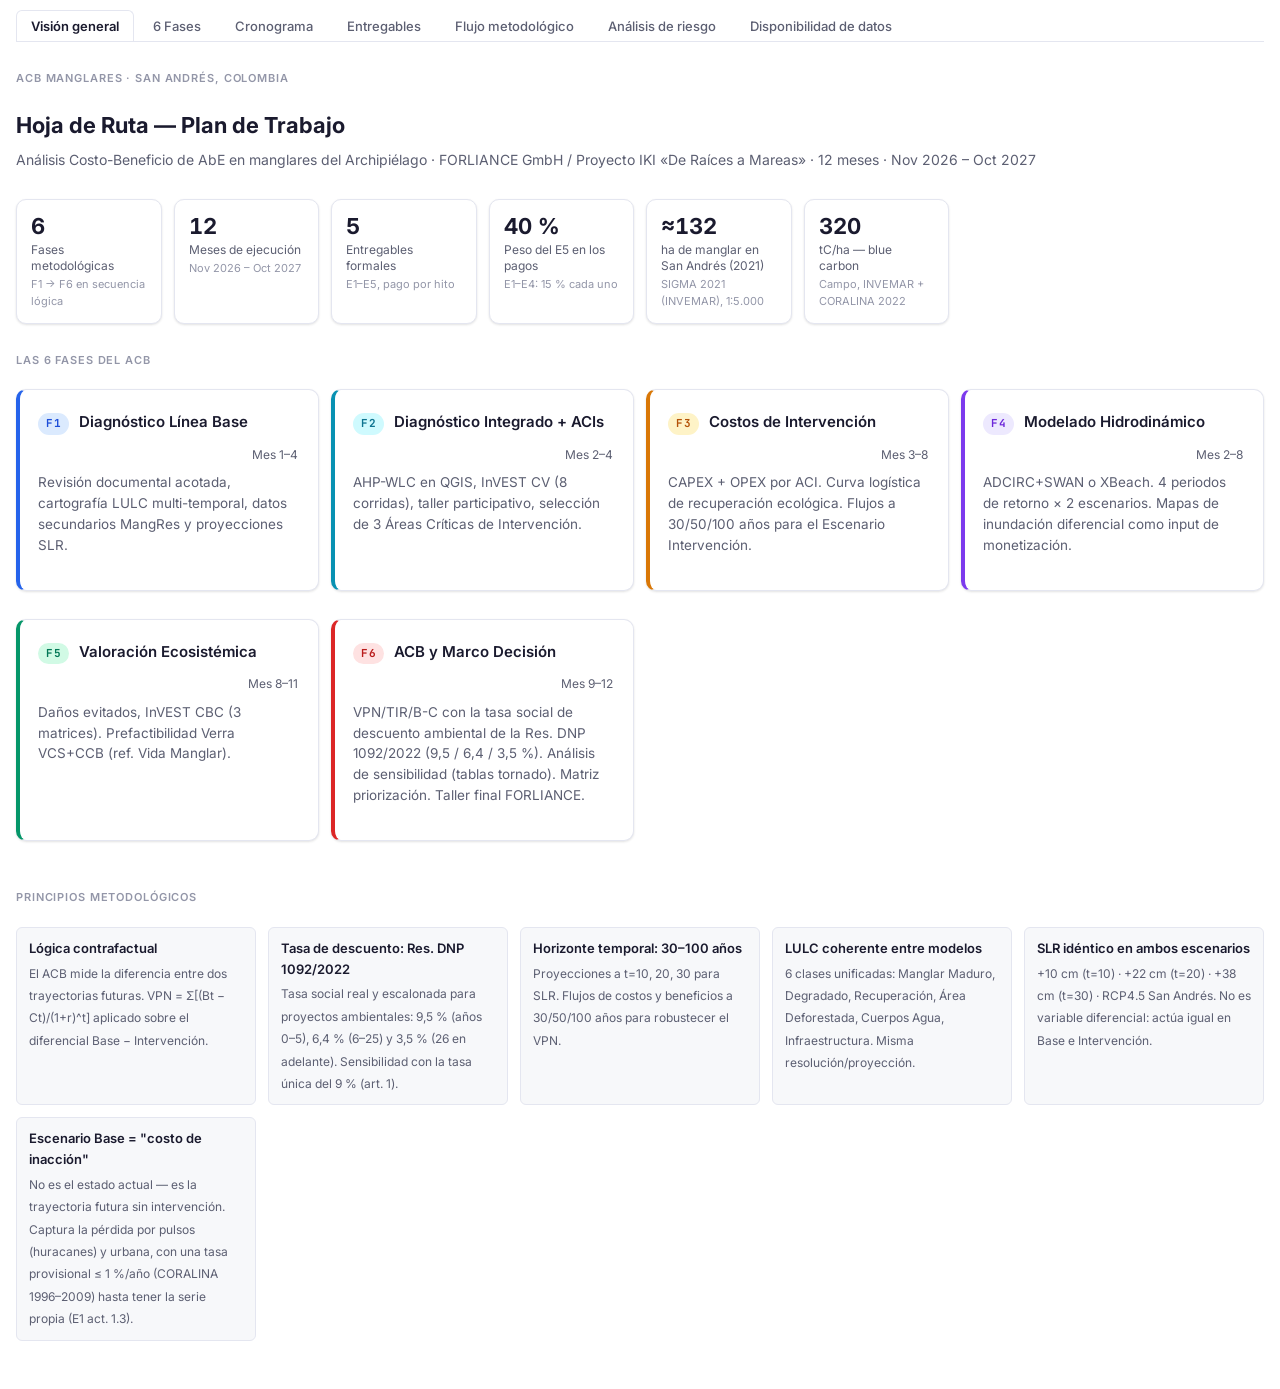
<file: hoja-de-ruta.html>
<!doctype html><html><head><meta charset=utf8><meta name=viewport content="width=device-width,initial-scale=1,viewport-fit=cover"><style>:root{color-scheme:light;box-sizing:border-box;padding-top:env(safe-area-inset-top,0px);padding-bottom:env(safe-area-inset-bottom,0px)}html{scroll-padding-top:env(safe-area-inset-top,0px)}body{margin:0;padding:0;font:14px -apple-system,BlinkMacSystemFont,sans-serif;background:#fff;color:#000}img{max-width:100%}[hidden]:not([hidden=until-found i]){display:none!important}</style></head><body>
<title>Hoja de Ruta ACB Manglares San Andrés</title>
<meta name="claude:viewport-fit-sides" content="cover">
<link rel="stylesheet" href="https://fonts.googleapis.com/css2?family=Inter:wght@400;500;600;700&family=JetBrains+Mono:wght@400;500&display=swap">

<style>
/* ── TOKEN SYSTEM ── clean document layout, phase-coded color strip on left edge */
:root {
  --bg: #ffffff;
  --bg-subtle: #f7f8fa;
  --bg-card: #ffffff;
  --fg: #1a1a2e;
  --fg-muted: #5c5f72;
  --fg-faint: #9396a8;
  --border: #e4e6f0;
  --border-strong: #c8cad8;

  /* Phase palette */
  --f1: #2563eb;   --f1-bg: #eff6ff;   --f1-badge: #dbeafe;  --f1-text: #1d4ed8;
  --f2: #0891b2;   --f2-bg: #ecfeff;   --f2-badge: #cffafe;  --f2-text: #0e7490;
  --f3: #d97706;   --f3-bg: #fffbeb;   --f3-badge: #fef3c7;  --f3-text: #b45309;
  --f4: #7c3aed;   --f4-bg: #f5f3ff;   --f4-badge: #ede9fe;  --f4-text: #6d28d9;
  --f5: #059669;   --f5-bg: #ecfdf5;   --f5-badge: #d1fae5;  --f5-text: #047857;
  --f6: #dc2626;   --f6-bg: #fef2f2;   --f6-badge: #fee2e2;  --f6-text: #b91c1c;

  /* Deliverable accent */
  --e-color: #1e293b; --e-bg: #f1f5f9; --e-badge: #e2e8f0;

  --radius-sm: 6px;
  --radius: 10px;
  --radius-lg: 14px;
  --shadow-sm: 0 1px 3px rgba(0,0,0,.07), 0 1px 2px rgba(0,0,0,.05);
  --shadow: 0 4px 12px rgba(0,0,0,.08), 0 2px 4px rgba(0,0,0,.04);

  --font-body: 'Inter', system-ui, sans-serif;
  --font-mono: 'JetBrains Mono', 'Fira Code', monospace;
}
@media (prefers-color-scheme: dark) {
  :root:not([data-theme="light"]) {
    --bg: #0f111a; --bg-subtle: #161828; --bg-card: #1c1f30;
    --fg: #e8eaf6; --fg-muted: #9ba0bc; --fg-faint: #5c6080;
    --border: #272b42; --border-strong: #383d58;
    --f1-bg:#1e3a8a22; --f1-badge:#1e3a8a44; --f1-text:#93c5fd;
    --f2-bg:#164e6322; --f2-badge:#164e6344; --f2-text:#67e8f9;
    --f3-bg:#78350f22; --f3-badge:#78350f44; --f3-text:#fcd34d;
    --f4-bg:#4c1d9522; --f4-badge:#4c1d9544; --f4-text:#c4b5fd;
    --f5-bg:#064e3b22; --f5-badge:#064e3b44; --f5-text:#6ee7b7;
    --f6-bg:#7f1d1d22; --f6-badge:#7f1d1d44; --f6-text:#fca5a5;
    --e-bg:#0f172a; --e-badge:#1e293b;
    color-scheme: dark;
  }
}
:root[data-theme="dark"] {
  --bg: #0f111a; --bg-subtle: #161828; --bg-card: #1c1f30;
  --fg: #e8eaf6; --fg-muted: #9ba0bc; --fg-faint: #5c6080;
  --border: #272b42; --border-strong: #383d58;
  --f1-bg:#1e3a8a22; --f1-badge:#1e3a8a44; --f1-text:#93c5fd;
  --f2-bg:#164e6322; --f2-badge:#164e6344; --f2-text:#67e8f9;
  --f3-bg:#78350f22; --f3-badge:#78350f44; --f3-text:#fcd34d;
  --f4-bg:#4c1d9522; --f4-badge:#4c1d9544; --f4-text:#c4b5fd;
  --f5-bg:#064e3b22; --f5-badge:#064e3b44; --f5-text:#6ee7b7;
  --f6-bg:#7f1d1d22; --f6-badge:#7f1d1d44; --f6-text:#fca5a5;
  --e-bg:#0f172a; --e-badge:#1e293b;
  color-scheme: dark;
}

*, *::before, *::after { box-sizing: border-box; margin: 0; padding: 0; }

body {
  font-family: var(--font-body);
  background: var(--bg);
  color: var(--fg);
  font-size: 14px;
  line-height: 1.6;
  padding-left: max(16px, env(safe-area-inset-left, 0px));
  padding-right: max(16px, env(safe-area-inset-right, 0px));
  padding-block: 0;
}

/* ── NAV TABS ── */
.nav-bar {
  position: sticky;
  top: env(safe-area-inset-top, 0px);
  z-index: 20;
  background: var(--bg);
  border-bottom: 1px solid var(--border);
  padding-block: 0;
}
.nav-inner {
  display: flex;
  align-items: center;
  gap: 4px;
  overflow-x: auto;
  scrollbar-width: none;
  padding: 10px 0 0;
  -webkit-overflow-scrolling: touch;
}
.nav-inner::-webkit-scrollbar { display: none; }
.tab-btn {
  flex-shrink: 0;
  background: none;
  border: none;
  cursor: pointer;
  font-family: var(--font-body);
  font-size: 13px;
  font-weight: 500;
  color: var(--fg-muted);
  padding: 7px 14px;
  border-radius: var(--radius-sm) var(--radius-sm) 0 0;
  border: 1px solid transparent;
  border-bottom: none;
  transition: color .15s, background .15s;
  white-space: nowrap;
}
.tab-btn:hover { color: var(--fg); background: var(--bg-subtle); }
.tab-btn.active {
  color: var(--fg);
  background: var(--bg);
  border-color: var(--border);
  border-bottom-color: var(--bg);
  position: relative;
  z-index: 1;
  font-weight: 600;
}

/* ── PAGE ── */
.page { display: none; padding: 28px 0 48px; }
.page.active { display: block; }

/* ── SECTION HEADER ── */
.section-label {
  font-size: 11px;
  font-weight: 600;
  letter-spacing: .08em;
  text-transform: uppercase;
  color: var(--fg-faint);
  margin-bottom: 20px;
}

.page-title {
  font-size: 22px;
  font-weight: 700;
  color: var(--fg);
  text-wrap: balance;
  margin-bottom: 6px;
}
.page-subtitle {
  font-size: 14px;
  color: var(--fg-muted);
  margin-bottom: 28px;
}

/* ── PHASE CARD ── */
.phase-card {
  border: 1px solid var(--border);
  border-left: 4px solid var(--phase-color, var(--border-strong));
  border-radius: var(--radius);
  background: var(--bg-card);
  padding: 20px 20px 20px 18px;
  box-shadow: var(--shadow-sm);
  margin-bottom: 16px;
}
.phase-header {
  display: flex;
  align-items: baseline;
  gap: 10px;
  margin-bottom: 8px;
  flex-wrap: wrap;
}
.phase-tag {
  font-size: 11px;
  font-weight: 700;
  letter-spacing: .06em;
  text-transform: uppercase;
  padding: 2px 8px;
  border-radius: 999px;
  background: var(--phase-badge);
  color: var(--phase-text);
  font-family: var(--font-mono);
}
.phase-title {
  font-size: 15px;
  font-weight: 600;
  color: var(--fg);
}
.phase-months {
  font-size: 12px;
  color: var(--fg-muted);
  margin-left: auto;
}
.phase-desc {
  font-size: 13.5px;
  color: var(--fg-muted);
  margin-bottom: 14px;
  line-height: 1.55;
}

/* ── ACTIVITY GRID ── */
.activity-grid {
  display: grid;
  grid-template-columns: repeat(auto-fill, minmax(220px, 1fr));
  gap: 10px;
  margin-top: 4px;
}
.activity-item {
  background: var(--bg-subtle);
  border: 1px solid var(--border);
  border-radius: var(--radius-sm);
  padding: 10px 12px;
}
.activity-item strong {
  display: block;
  font-size: 13px;
  font-weight: 600;
  color: var(--fg);
  margin-bottom: 3px;
}
.activity-item span {
  font-size: 12px;
  color: var(--fg-muted);
  line-height: 1.45;
}

/* ── HITO BADGE ── */
.hito-row {
  display: flex;
  align-items: center;
  gap: 8px;
  margin-top: 12px;
  padding-top: 10px;
  border-top: 1px dashed var(--border);
}
.hito-dot { width: 8px; height: 8px; border-radius: 50%; background: var(--phase-color); flex-shrink: 0; }
.hito-label { font-size: 12px; font-weight: 600; color: var(--phase-text); }
.hito-desc { font-size: 12px; color: var(--fg-muted); }

/* ── CONECTORES ENTRE FASES ── */
.phase-connector {
  display: flex;
  align-items: center;
  justify-content: center;
  gap: 6px;
  margin: -4px 0 8px;
  color: var(--fg-faint);
  font-size: 11px;
}
.connector-arrow { font-size: 14px; color: var(--fg-faint); }

/* ── CRONOGRAMA ── */
.gantt-wrap { overflow-x: auto; margin-bottom: 28px; }
.gantt {
  border-collapse: collapse;
  width: 100%;
  min-width: 700px;
  font-size: 12px;
}
.gantt th {
  background: var(--bg-subtle);
  color: var(--fg-muted);
  font-weight: 600;
  padding: 8px 6px;
  text-align: center;
  border: 1px solid var(--border);
  white-space: nowrap;
}
.gantt th.activity-col { text-align: left; min-width: 180px; padding-left: 10px; }
.gantt td {
  border: 1px solid var(--border);
  padding: 7px 6px;
  text-align: center;
  vertical-align: middle;
}
.gantt td.activity-name {
  text-align: left;
  padding-left: 10px;
  font-weight: 500;
  color: var(--fg);
  white-space: nowrap;
}
.gantt td.activity-name .phase-dot {
  display: inline-block;
  width: 8px; height: 8px;
  border-radius: 50%;
  margin-right: 6px;
  vertical-align: middle;
}
.cell-active {
  border-radius: 3px;
  height: 18px;
  display: block;
  margin: 0 auto;
  width: 80%;
}
.gantt tr:hover td { background: var(--bg-subtle); }
.gantt .hito-cell { font-size: 14px; }
.gantt .q-header { background: var(--fg); color: var(--bg); font-weight: 700; }

/* ── ENTREGABLES TABLE ── */
.entregables-grid {
  display: flex;
  flex-direction: column;
  gap: 14px;
}
.entregable-card {
  border: 1px solid var(--border);
  border-radius: var(--radius);
  background: var(--bg-card);
  box-shadow: var(--shadow-sm);
  overflow: hidden;
}
.entregable-header {
  display: flex;
  align-items: center;
  gap: 12px;
  padding: 14px 18px;
  border-bottom: 1px solid var(--border);
  flex-wrap: wrap;
}
.entregable-num {
  font-family: var(--font-mono);
  font-size: 11px;
  font-weight: 700;
  background: var(--e-badge);
  color: var(--fg-muted);
  padding: 3px 8px;
  border-radius: 999px;
}
.entregable-title { font-size: 14px; font-weight: 700; color: var(--fg); flex: 1; min-width: 0; }
.entregable-meta {
  display: flex;
  gap: 8px;
  align-items: center;
  flex-wrap: wrap;
}
.meta-pill {
  font-size: 11px;
  font-weight: 600;
  padding: 3px 10px;
  border-radius: 999px;
  white-space: nowrap;
}
.pill-mes { background: var(--e-badge); color: var(--fg-muted); }
.pill-eur { background: #d1fae5; color: #047857; }
.pill-eur-big { background: #bbf7d0; color: #065f46; }

@media (prefers-color-scheme: dark) {
  :root:not([data-theme="light"]) .pill-eur { background:#064e3b44; color:#6ee7b7; }
  :root:not([data-theme="light"]) .pill-eur-big { background:#064e3b66; color:#a7f3d0; }
}
:root[data-theme="dark"] .pill-eur { background:#064e3b44; color:#6ee7b7; }
:root[data-theme="dark"] .pill-eur-big { background:#064e3b66; color:#a7f3d0; }

.entregable-body { padding: 14px 18px; }
.contenido-list {
  list-style: none;
  display: flex;
  flex-direction: column;
  gap: 6px;
}
.contenido-list li {
  display: flex;
  gap: 8px;
  font-size: 13px;
  color: var(--fg-muted);
  line-height: 1.45;
}
.contenido-list li::before {
  content: "—";
  color: var(--fg-faint);
  flex-shrink: 0;
  font-weight: 500;
}
.contenido-list li strong { color: var(--fg); font-weight: 600; }

.fases-tag {
  display: inline-flex;
  gap: 4px;
  margin-top: 10px;
  flex-wrap: wrap;
}
.fase-mini {
  font-size: 10px;
  font-weight: 700;
  font-family: var(--font-mono);
  padding: 2px 7px;
  border-radius: 999px;
  letter-spacing: .04em;
}

/* ── FLUJO PAGE ── */
.flujo-col {
  display: flex;
  flex-direction: column;
  gap: 0;
  max-width: 680px;
  margin: 0 auto;
}
.flujo-node {
  border: 1.5px solid var(--border);
  border-left: 4px solid var(--phase-color);
  background: var(--bg-card);
  border-radius: var(--radius);
  padding: 14px 16px;
  box-shadow: var(--shadow-sm);
}
.flujo-node-title { font-size: 14px; font-weight: 700; color: var(--fg); margin-bottom: 4px; }
.flujo-node-sub { font-size: 12.5px; color: var(--fg-muted); }
.flujo-arrow {
  display: flex;
  flex-direction: column;
  align-items: center;
  padding: 3px 0;
  gap: 1px;
}
.flujo-arrow-line { width: 2px; height: 10px; background: var(--border-strong); }
.flujo-arrow-head { width: 0; height: 0; border-left: 5px solid transparent; border-right: 5px solid transparent; border-top: 7px solid var(--border-strong); }
.flujo-io {
  display: grid;
  grid-template-columns: 1fr 1fr;
  gap: 8px;
  margin-top: 8px;
}
.flujo-box {
  background: var(--bg-subtle);
  border: 1px solid var(--border);
  border-radius: var(--radius-sm);
  padding: 8px 10px;
}
.flujo-box-label { font-size: 10px; font-weight: 700; text-transform: uppercase; letter-spacing: .06em; color: var(--fg-faint); margin-bottom: 3px; }
.flujo-box-text { font-size: 12px; color: var(--fg-muted); line-height: 1.4; }

/* ── KEY NUMBERS ── */
.kpi-row {
  display: grid;
  grid-template-columns: repeat(auto-fill, minmax(130px, 1fr));
  gap: 12px;
  margin-bottom: 28px;
}
.kpi-card {
  background: var(--bg-card);
  border: 1px solid var(--border);
  border-radius: var(--radius);
  padding: 14px 14px 12px;
  box-shadow: var(--shadow-sm);
}
.kpi-value {
  font-size: 22px;
  font-weight: 700;
  font-variant-numeric: tabular-nums;
  color: var(--fg);
  line-height: 1.1;
  margin-bottom: 4px;
}
.kpi-label { font-size: 12px; color: var(--fg-muted); line-height: 1.3; }
.kpi-sub { font-size: 11px; color: var(--fg-faint); margin-top: 2px; }

/* ── SUPUESTOS ── */
.supuesto-row {
  display: flex;
  gap: 10px;
  align-items: flex-start;
  padding: 10px 0;
  border-bottom: 1px solid var(--border);
  font-size: 13px;
}
.supuesto-row:last-child { border-bottom: none; }
.supuesto-num {
  font-family: var(--font-mono);
  font-size: 11px;
  font-weight: 700;
  color: var(--fg-faint);
  flex-shrink: 0;
  padding-top: 2px;
}
.supuesto-text { color: var(--fg-muted); flex: 1; min-width: 0; }
.supuesto-text strong { color: var(--fg); display: block; margin-bottom: 2px; }

/* Responsive */
@media (max-width: 600px) {
  .page-title { font-size: 18px; }
  .kpi-row { grid-template-columns: repeat(2, 1fr); }
  .flujo-io { grid-template-columns: 1fr; }
  .entregable-header { flex-direction: column; align-items: flex-start; gap: 8px; }
}
</style>

<!-- NAV -->
<nav class="nav-bar">
  <div class="nav-inner">
    <button class="tab-btn active" onclick="showPage('overview')">Visión general</button>
    <button class="tab-btn" onclick="showPage('fases')">6 Fases</button>
    <button class="tab-btn" onclick="showPage('cronograma')">Cronograma</button>
    <button class="tab-btn" onclick="showPage('entregables')">Entregables</button>
    <button class="tab-btn" onclick="showPage('flujo')">Flujo metodológico</button>
    <button class="tab-btn" onclick="showPage('riesgos')">Análisis de riesgo</button>
    <button class="tab-btn" onclick="showPage('datos')">Disponibilidad de datos</button>
  </div>
</nav>

<!-- ══════════════════════════════════════════════ PAGE: OVERVIEW -->
<div id="page-overview" class="page active">
  <p class="section-label">ACB Manglares · San Andrés, Colombia</p>
  <h1 class="page-title">Hoja de Ruta — Plan de Trabajo</h1>
  <p class="page-subtitle">Análisis Costo-Beneficio de AbE en manglares del Archipiélago · FORLIANCE GmbH / Proyecto IKI «De Raíces a Mareas» · 12 meses · Nov 2026 – Oct 2027</p>

  <div class="kpi-row">
    <div class="kpi-card">
      <div class="kpi-value">6</div>
      <div class="kpi-label">Fases metodológicas</div>
      <div class="kpi-sub">F1 → F6 en secuencia lógica</div>
    </div>
    <div class="kpi-card">
      <div class="kpi-value">12</div>
      <div class="kpi-label">Meses de ejecución</div>
      <div class="kpi-sub">Nov 2026 – Oct 2027</div>
    </div>
    <div class="kpi-card">
      <div class="kpi-value">5</div>
      <div class="kpi-label">Entregables formales</div>
      <div class="kpi-sub">E1–E5, pago por hito</div>
    </div>
    <div class="kpi-card">
      <div class="kpi-value">40 %</div>
      <div class="kpi-label">Peso del E5 en los pagos</div>
      <div class="kpi-sub">E1–E4: 15 % cada uno</div>
    </div>
    <div class="kpi-card">
      <div class="kpi-value">≈132</div>
      <div class="kpi-label">ha de manglar en San Andrés (2021)</div>
      <div class="kpi-sub">SIGMA 2021 (INVEMAR), 1:5.000</div>
    </div>
    <div class="kpi-card">
      <div class="kpi-value">320</div>
      <div class="kpi-label">tC/ha — blue carbon</div>
      <div class="kpi-sub">Campo, INVEMAR + CORALINA 2022</div>
    </div>
  </div>

  <!-- Phase legend cards -->
  <p class="section-label">Las 6 fases del ACB</p>
  <div style="display:grid; grid-template-columns:repeat(auto-fill,minmax(270px,1fr)); gap:12px; margin-bottom:32px;">

    <div class="phase-card" style="--phase-color:var(--f1);--phase-badge:var(--f1-badge);--phase-text:var(--f1-text)">
      <div class="phase-header">
        <span class="phase-tag">F1</span>
        <span class="phase-title">Diagnóstico Línea Base</span>
        <span class="phase-months">Mes 1–4</span>
      </div>
      <p class="phase-desc">Revisión documental acotada, cartografía LULC multi-temporal, datos secundarios MangRes y proyecciones SLR.</p>
    </div>

    <div class="phase-card" style="--phase-color:var(--f2);--phase-badge:var(--f2-badge);--phase-text:var(--f2-text)">
      <div class="phase-header">
        <span class="phase-tag">F2</span>
        <span class="phase-title">Diagnóstico Integrado + ACIs</span>
        <span class="phase-months">Mes 2–4</span>
      </div>
      <p class="phase-desc">AHP-WLC en QGIS, InVEST CV (8 corridas), taller participativo, selección de 3 Áreas Críticas de Intervención.</p>
    </div>

    <div class="phase-card" style="--phase-color:var(--f3);--phase-badge:var(--f3-badge);--phase-text:var(--f3-text)">
      <div class="phase-header">
        <span class="phase-tag">F3</span>
        <span class="phase-title">Costos de Intervención</span>
        <span class="phase-months">Mes 3–8</span>
      </div>
      <p class="phase-desc">CAPEX + OPEX por ACI. Curva logística de recuperación ecológica. Flujos a 30/50/100 años para el Escenario Intervención.</p>
    </div>

    <div class="phase-card" style="--phase-color:var(--f4);--phase-badge:var(--f4-badge);--phase-text:var(--f4-text)">
      <div class="phase-header">
        <span class="phase-tag">F4</span>
        <span class="phase-title">Modelado Hidrodinámico</span>
        <span class="phase-months">Mes 2–8</span>
      </div>
      <p class="phase-desc">ADCIRC+SWAN o XBeach. 4 periodos de retorno × 2 escenarios. Mapas de inundación diferencial como input de monetización.</p>
    </div>

    <div class="phase-card" style="--phase-color:var(--f5);--phase-badge:var(--f5-badge);--phase-text:var(--f5-text)">
      <div class="phase-header">
        <span class="phase-tag">F5</span>
        <span class="phase-title">Valoración Ecosistémica</span>
        <span class="phase-months">Mes 8–11</span>
      </div>
      <p class="phase-desc">Daños evitados, InVEST CBC (3 matrices). Prefactibilidad Verra VCS+CCB (ref. Vida Manglar).</p>
    </div>

    <div class="phase-card" style="--phase-color:var(--f6);--phase-badge:var(--f6-badge);--phase-text:var(--f6-text)">
      <div class="phase-header">
        <span class="phase-tag">F6</span>
        <span class="phase-title">ACB y Marco Decisión</span>
        <span class="phase-months">Mes 9–12</span>
      </div>
      <p class="phase-desc">VPN/TIR/B-C con la tasa social de descuento ambiental de la Res. DNP 1092/2022 (9,5 / 6,4 / 3,5 %). Análisis de sensibilidad (tablas tornado). Matriz priorización. Taller final FORLIANCE.</p>
    </div>

  </div>

  <!-- Key concepts -->
  <p class="section-label">Principios metodológicos</p>
  <div style="display:grid; grid-template-columns:repeat(auto-fill,minmax(240px,1fr)); gap:12px;">
    <div class="activity-item">
      <strong>Lógica contrafactual</strong>
      <span>El ACB mide la diferencia entre dos trayectorias futuras. VPN = Σ[(Bt − Ct)/(1+r)^t] aplicado sobre el diferencial Base − Intervención.</span>
    </div>
    <div class="activity-item">
      <strong>Tasa de descuento: Res. DNP 1092/2022</strong>
      <span>Tasa social real y escalonada para proyectos ambientales: 9,5 % (años 0–5), 6,4 % (6–25) y 3,5 % (26 en adelante). Sensibilidad con la tasa única del 9 % (art. 1).</span>
    </div>
    <div class="activity-item">
      <strong>Horizonte temporal: 30–100 años</strong>
      <span>Proyecciones a t=10, 20, 30 para SLR. Flujos de costos y beneficios a 30/50/100 años para robustecer el VPN.</span>
    </div>
    <div class="activity-item">
      <strong>LULC coherente entre modelos</strong>
      <span>6 clases unificadas: Manglar Maduro, Degradado, Recuperación, Área Deforestada, Cuerpos Agua, Infraestructura. Misma resolución/proyección.</span>
    </div>
    <div class="activity-item">
      <strong>SLR idéntico en ambos escenarios</strong>
      <span>+10 cm (t=10) · +22 cm (t=20) · +38 cm (t=30) · RCP4.5 San Andrés. No es variable diferencial: actúa igual en Base e Intervención.</span>
    </div>
    <div class="activity-item">
      <strong>Escenario Base = "costo de inacción"</strong>
      <span>No es el estado actual — es la trayectoria futura sin intervención. Captura la pérdida por pulsos (huracanes) y urbana, con una tasa provisional ≤ 1 %/año (CORALINA 1996–2009) hasta tener la serie propia (E1 act. 1.3).</span>
    </div>
  </div>
</div>

<!-- ══════════════════════════════════════════════ PAGE: FASES -->
<div id="page-fases" class="page">
  <p class="section-label">Propuesta metodológica detallada</p>
  <h1 class="page-title">Las 6 Fases</h1>
  <p class="page-subtitle">Actividades específicas, outputs esperados e hitos de entregable por fase</p>

  <!-- F1 -->
  <div class="phase-card" style="--phase-color:var(--f1);--phase-badge:var(--f1-badge);--phase-text:var(--f1-text)">
    <div class="phase-header">
      <span class="phase-tag">F1</span>
      <span class="phase-title">Diagnóstico y Línea Base Ecosistémica</span>
      <span class="phase-months">Mes 1 – 4</span>
    </div>
    <p class="phase-desc">Construye el estado de referencia del sistema manglar en San Andrés. Revisión documental acotada (≤2-3 cortes temporales) y recopilación de datos secundarios operacionalizables en modelos posteriores.</p>
    <div class="activity-grid">
      <div class="activity-item">
        <strong>Revisión documental acotada</strong>
        <span>Literatura clave: INVEMAR (SIGMA, CLIMARES20), CORALINA, MangRes. Informes de ordenamiento ambiental de manglares INVEMAR-CORALINA como documento base.</span>
      </div>
      <div class="activity-item">
        <strong>Cartografía LULC multi-temporal</strong>
        <span>Tres cortes: c. 2008, 2020 (antes de Iota) y 2025. Clasificación en 6 clases unificadas. Fuentes: capas 1:5.000 de INVEMAR–CORALINA (CLIMARES20, SIGMA) y ortofoto IGAC 2025.</span>
      </div>
      <div class="activity-item">
        <strong>Inventario stocks de carbono</strong>
        <span>320 tC/ha (campo, INVEMAR+CORALINA 2022, 34 parcelas). Verificación de gaps con literatura caribeña. Input directo para InVEST CBC.</span>
      </div>
      <div class="activity-item">
        <strong>Datos hidrológicos MangRes</strong>
        <span>6 sitios de piezómetros: Smith Channel, Dorna Pond, Cove Sea Side + 3 adicionales. Salinidad, nivel freático, flujo hídrico.</span>
      </div>
      <div class="activity-item">
        <strong>Proyecciones SLR San Andrés</strong>
        <span>+10 cm (t=10) / +22 cm (t=20) / +38 cm (t=30). Fuente: IPCC RCP4.5 + datos FORLIANCE. Idénticas para ambos escenarios.</span>
      </div>
      <div class="activity-item">
        <strong>Datos socioeconómicos y activos</strong>
        <span>Valor infraestructura turística en zona de impacto. Densidad poblacional (DANE). Datos pesqueros: precios y rendimiento por especie.</span>
      </div>
    </div>
    <div class="hito-row">
      <div class="hito-dot"></div>
      <span class="hito-label">E1 · Mes 1</span>
      <span class="hito-desc">Plan de Trabajo (este documento) + Informe Línea Base con matrices de datos y cartografía de referencia (fin del mes 1, 27 nov 2026) — 15 %</span>
    </div>
  </div>

  <div class="phase-connector"><span class="connector-arrow">↓</span><span>F1 provee los rasters LULC base y stocks C que alimentan todos los modelos</span></div>

  <!-- F2 -->
  <div class="phase-card" style="--phase-color:var(--f2);--phase-badge:var(--f2-badge);--phase-text:var(--f2-text)">
    <div class="phase-header">
      <span class="phase-tag">F2</span>
      <span class="phase-title">Diagnóstico Integrado + Selección de ACIs</span>
      <span class="phase-months">Mes 2 – 4</span>
    </div>
    <p class="phase-desc">Integra los datos de F1 en un modelo espacial AHP-WLC para priorizar áreas críticas. Corre InVEST Coastal Vulnerability (8 corridas independientes) como capa de validación biofísica. Cierra con taller participativo y declaración formal de 3 ACIs + escenarios por ACI.</p>
    <div class="activity-grid">
      <div class="activity-item">
        <strong>Modelo AHP-WLC en QGIS</strong>
        <span>3 dimensiones: D1 Riesgo Socioecon. (45%) · D2 Viabilidad Ecológica (35%) · D3 Factibilidad Intervención (20%). CR &lt; 0,10. 15-20 combinaciones de sensibilidad.</span>
      </div>
      <div class="activity-item">
        <strong>InVEST Coastal Vulnerability (CV)</strong>
        <span>8 corridas: 4 cortes temporales × 2 escenarios. Sin matrices de transición — solo rasters por corte. Variables cambian: cobertura manglar + SLR. Geomorfología y slope estáticos.</span>
      </div>
      <div class="activity-item">
        <strong>Declaración de escenarios</strong>
        <span>Escenario Base: pérdida por pulsos y urbana, tasa provisional ≤ 1 %/año (CORALINA 1996–2009), definitiva con la serie propia. Escenario Intervención: restauración ecológica progresiva. Supuestos cuantitativos formalizados.</span>
      </div>
      <div class="activity-item">
        <strong>Taller participativo (Taller 1)</strong>
        <span>½ día focalizado. Dic 2026–Ene 2027. CORALINA + comunidades + turismo + pesca. Trabajan sobre mapa técnico preliminar: ajustan pesos, añaden conocimiento local.</span>
      </div>
      <div class="activity-item">
        <strong>ACIs candidatas (pre-taller)</strong>
        <span>Old Point y Cocoplum (concentran el 70 % del manglar de la isla), Sound Bay (con Cocoplum, el sitio con más pérdida en 1996–2009) y Smith Channel (manglar interior, dosel más alto). Según el diagnóstico preliminar del E1; es un insumo para el taller, no el resultado final.</span>
      </div>
      <div class="activity-item">
        <strong>Output: 3 tripletes ACI</strong>
        <span>Para cada área: {ACI + Escenario Base + Escenario Intervención}. Acta firmada FORLIANCE-CORALINA. Input que autoriza continuar a F3.</span>
      </div>
    </div>
    <div class="hito-row">
      <div class="hito-dot"></div>
      <span class="hito-label">E2 · Mes 4</span>
      <span class="hito-desc">Informe de la Fase 2: mapas AHP-WLC, resultados InVEST CV, acta de selección de ACIs y línea base actualizada (26 feb 2027) — 15 %</span>
    </div>
  </div>

  <div class="phase-connector"><span class="connector-arrow">↓</span><span>Los 3 tripletes ACI activan la construcción de costos e hidrodiámica</span></div>

  <!-- F3 -->
  <div class="phase-card" style="--phase-color:var(--f3);--phase-badge:var(--f3-badge);--phase-text:var(--f3-text)">
    <div class="phase-header">
      <span class="phase-tag">F3</span>
      <span class="phase-title">Costos de Intervención</span>
      <span class="phase-months">Mes 3 – 8</span>
    </div>
    <p class="phase-desc">Construye el inventario de costos del Escenario Intervención por cada ACI. Incluye la curva de recuperación ecológica que determina el ritmo de acumulación de beneficios en F5.</p>
    <div class="activity-grid">
      <div class="activity-item">
        <strong>CAPEX por ACI</strong>
        <span>Costos de capital: enriquecimiento vegetal, rehabilitación hidrológica, remoción de residuos sólidos. Cotizaciones comparadas con proyectos Caribe.</span>
      </div>
      <div class="activity-item">
        <strong>OPEX a largo plazo</strong>
        <span>Operación y monitoreo a 30/50/100 años. Calendario de reinversiones. Fuente: literatura restauración de manglares Colombia + Vida Manglar.</span>
      </div>
      <div class="activity-item">
        <strong>Curva logística de recuperación</strong>
        <span>Función logística calibrada con datos Caribe. Define a qué ritmo sube la cobertura y servicios en el Escenario Intervención. Conecta F3 → F5.</span>
      </div>
      <div class="activity-item">
        <strong>LULC proyectado Escenario Intervención</strong>
        <span>Rasters de cobertura manga restaurada a t=10, 20, 30. Coherente con clasificación F1. Input directo para InVEST CBC y modelo hidrodinámico F4.</span>
      </div>
    </div>
    <div class="hito-row">
      <div class="hito-dot"></div>
      <span class="hito-label">E3 · Mes 8</span>
      <span class="hito-desc">Informe de Costos: inventario CAPEX/OPEX por ACI, tablas de flujos de costos y curva de recuperación ecológica (25 jun 2027) — 15 %</span>
    </div>
  </div>

  <div class="phase-connector"><span class="connector-arrow">↓</span><span>F3 se ejecuta en paralelo con F4; ambos alimentan F5</span></div>

  <!-- F4 -->
  <div class="phase-card" style="--phase-color:var(--f4);--phase-badge:var(--f4-badge);--phase-text:var(--f4-text)">
    <div class="phase-header">
      <span class="phase-tag">F4</span>
      <span class="phase-title">Modelado Hidrodinámico</span>
      <span class="phase-months">Mes 2 – 8 · paralelo a F3</span>
    </div>
    <p class="phase-desc">Cuantifica el diferencial de protección costera entre ambos escenarios. Los mapas de inundación son el input físico que la monetización (F5) convierte en daños evitados anuales.</p>
    <div class="activity-grid">
      <div class="activity-item">
        <strong>Plataforma: ADCIRC+SWAN o XBeach</strong>
        <span>Selección basada en batimetría disponible y granularidad requerida. Batimetría GEBCO/SRTM30_PLUS + datos de campo disponibles.</span>
      </div>
      <div class="activity-item">
        <strong>8+ simulaciones por ACI</strong>
        <span>4 periodos de retorno: 10 · 25 · 50 · 100 años × 2 escenarios (Base/Intervención). Output: mapas de profundidad y extensión de inundación.</span>
      </div>
      <div class="activity-item">
        <strong>Evento calibración: Huracán Iota</strong>
        <span>Cat. 5, noviembre 2020, Providencia. Daños espacialmente documentados → caso ideal para validar el modelo hidrodinámico antes de proyecciones.</span>
      </div>
      <div class="activity-item">
        <strong>LULC coherente con InVEST</strong>
        <span>El LULC de entrada al modelo debe ser el mismo que en InVEST CV y CBC: misma clasificación, misma resolución, misma proyección WGS84 UTM17N.</span>
      </div>
    </div>
  </div>

  <div class="phase-connector"><span class="connector-arrow">↓</span><span>Mapas de inundación F4 + flujos de carbono CBC → monetización en F5</span></div>

  <!-- F5 -->
  <div class="phase-card" style="--phase-color:var(--f5);--phase-badge:var(--f5-badge);--phase-text:var(--f5-text)">
    <div class="phase-header">
      <span class="phase-tag">F5</span>
      <span class="phase-title">Valoración Económica de Servicios Ecosistémicos</span>
      <span class="phase-months">Mes 8 – 11</span>
    </div>
    <p class="phase-desc">Convierte los outputs biofísicos de F4 en flujos monetarios anuales. Tres servicios pasan el filtro triple (relevancia, datos, monetizabilidad). Incluye prefactibilidad de créditos de carbono Verra VCS+CCB.</p>
    <div class="activity-grid">
      <div class="activity-item">
        <strong>① Protección costera (daños evitados)</strong>
        <span>Δinundación (F4) × valor de activos en zona de impacto → daños evitados anuales. Núcleo cuantitativo del ACB. Fuente catastro + imágenes.</span>
      </div>
      <div class="activity-item">
        <strong>② Carbono azul — InVEST CBC</strong>
        <span>3 tablas independientes: stocks iniciales · matriz transición LULC · matriz perturbación de carbono. ΔCO₂ netas × precio mercado voluntario + impuesto Colombia.</span>
      </div>
      <div class="activity-item">
        <strong>Servicios excluidos con justificación</strong>
        <span>Calidad agua (NDR: datos insuficientes en isla) · Turismo/paisaje (riesgo doble conteo) · Valor existencia (sin valoración contingente propia) · Hábitat pesquero (InVEST HQ: excluido por acuerdo de alcance).</span>
      </div>
      <div class="activity-item">
        <strong>Prefactibilidad Verra VCS+CCB</strong>
        <span>Ref. metodológica: Vida Manglar (INVEMAR-CVS-Cispatá, 9.128 ha, 30.000 tCO₂/año, primer proyecto certificado Colombia). Lecciones gobernanza y pagos.</span>
      </div>
      <div class="activity-item">
        <strong>Flujos de beneficios anuales</strong>
        <span>2 series temporales (protección costera, carbono) por escenario y ACI, a 30/50/100 años. Input directo para F6.</span>
      </div>
    </div>
    <div class="hito-row">
      <div class="hito-dot"></div>
      <span class="hito-label">E4 · Mes 11</span>
      <span class="hito-desc">Informe de Valoración Ecosistémica: outputs InVEST CBC, mapas de inundación F4, series de beneficios monetizados (24 sep 2027) — 15 %</span>
    </div>
  </div>

  <div class="phase-connector"><span class="connector-arrow">↓</span><span>F5 entrega los 2 flujos de beneficios que se descuentan en el ACB final</span></div>

  <!-- F6 -->
  <div class="phase-card" style="--phase-color:var(--f6);--phase-badge:var(--f6-badge);--phase-text:var(--f6-text)">
    <div class="phase-header">
      <span class="phase-tag">F6</span>
      <span class="phase-title">ACB Integrado y Marco de Decisión</span>
      <span class="phase-months">Mes 9 – 12</span>
    </div>
    <p class="phase-desc">Integra costos (F3) y beneficios (F5) en el ACB formal. Calcula indicadores de decisión, analiza incertidumbre y produce el marco de priorización para FORLIANCE y CORALINA.</p>
    <div class="activity-grid">
      <div class="activity-item">
        <strong>Indicadores centrales</strong>
        <span>VPN · TIR · Ratio B/C con la tasa escalonada de la Res. DNP 1092/2022 (9,5 / 6,4 / 3,5 %). Fórmula: VPN = Σ[(Bt − Ct)/(1+r)^t] sobre el diferencial contrafactual.</span>
      </div>
      <div class="activity-item">
        <strong>Análisis de sensibilidad</strong>
        <span>Tablas tornado: tasa descuento (escalonada Res. 1092 vs 9 % única) · tasa degradación Base (±20 %) · precio carbono (mercado voluntario vs impuesto CO) · tasa recuperación manglar.</span>
      </div>
      <div class="activity-item">
        <strong>Análisis de incertidumbre</strong>
        <span>Monte Carlo sobre parámetros clave. Umbrales de robustez: VPN positivo bajo escenario conservador de todos los parámetros simultáneamente.</span>
      </div>
      <div class="activity-item">
        <strong>Matriz de priorización de ACIs</strong>
        <span>Rankeo de las 3 áreas por VPN, TIR, B/C, co-beneficios y factibilidad institucional. Recomendación de secuencia de implementación.</span>
      </div>
      <div class="activity-item">
        <strong>Taller final (Taller 2)</strong>
        <span>Presentación de resultados a FORLIANCE, CORALINA y actores clave. Validación del marco de decisión y discusión de acciones prioritarias.</span>
      </div>
      <div class="activity-item">
        <strong>Informe ACB final</strong>
        <span>Documento técnico completo con notas metodológicas, limitaciones declaradas y anexos de datos. Entregable E5 — 40 % del contrato.</span>
      </div>
    </div>
    <div class="hito-row">
      <div class="hito-dot"></div>
      <span class="hito-label">E5 · Mes 12</span>
      <span class="hito-desc">Informe ACB Final: análisis costo-beneficio integrado, marcos de decisión, taller final y todos los anexos (29 oct 2027) — 40 %</span>
    </div>
  </div>
</div>

<!-- ══════════════════════════════════════════════ PAGE: CRONOGRAMA -->
<div id="page-cronograma" class="page">
  <p class="section-label">Programación temporal</p>
  <h1 class="page-title">Cronograma 12 Meses</h1>
  <p class="page-subtitle">Nov 2026 – Oct 2027 · ★ = entregable formal · Las fases se solapan por diseño</p>

  <div class="gantt-wrap">
    <table class="gantt">
      <thead>
        <tr>
          <th class="activity-col">Actividad</th>
          <th class="q-header" colspan="3">Q1</th>
          <th class="q-header" colspan="3">Q2</th>
          <th class="q-header" colspan="3">Q3</th>
          <th class="q-header" colspan="3">Q4</th>
        </tr>
        <tr>
          <th class="activity-col">— </th>
          <th>Nov</th><th>Dic</th><th>Ene</th>
          <th>Feb</th><th>Mar</th><th>Abr</th>
          <th>May</th><th>Jun</th><th>Jul</th>
          <th>Ago</th><th>Sep</th><th>Oct</th>
        </tr>
      </thead>
      <tbody id="gantt-body"></tbody>
    </table>
  </div>

  <!-- Legend -->
  <div style="display:flex; flex-wrap:wrap; gap:12px; margin-top:8px;">
    <div style="display:flex;align-items:center;gap:6px;font-size:12px;color:var(--fg-muted)">
      <div style="width:24px;height:10px;border-radius:3px;background:var(--f1)"></div>F1 Línea Base
    </div>
    <div style="display:flex;align-items:center;gap:6px;font-size:12px;color:var(--fg-muted)">
      <div style="width:24px;height:10px;border-radius:3px;background:var(--f2)"></div>F2 ACIs
    </div>
    <div style="display:flex;align-items:center;gap:6px;font-size:12px;color:var(--fg-muted)">
      <div style="width:24px;height:10px;border-radius:3px;background:var(--f3)"></div>F3 Costos
    </div>
    <div style="display:flex;align-items:center;gap:6px;font-size:12px;color:var(--fg-muted)">
      <div style="width:24px;height:10px;border-radius:3px;background:var(--f4)"></div>F4 Hidrodinámica
    </div>
    <div style="display:flex;align-items:center;gap:6px;font-size:12px;color:var(--fg-muted)">
      <div style="width:24px;height:10px;border-radius:3px;background:var(--f5)"></div>F5 Valoración
    </div>
    <div style="display:flex;align-items:center;gap:6px;font-size:12px;color:var(--fg-muted)">
      <div style="width:24px;height:10px;border-radius:3px;background:var(--f6)"></div>F6 ACB Final
    </div>
    <div style="display:flex;align-items:center;gap:6px;font-size:12px;color:var(--fg-muted)">★ Entregable</div>
  </div>
</div>

<!-- ══════════════════════════════════════════════ PAGE: ENTREGABLES -->
<div id="page-entregables" class="page">
  <p class="section-label">Hitos formales del contrato</p>
  <h1 class="page-title">Los 5 Entregables</h1>
  <p class="page-subtitle">Contenido específico, plazos y peso de cada pago según el TdR ajustado (sept. 2026)</p>

  <div class="entregables-grid">

    <div class="entregable-card">
      <div class="entregable-header">
        <span class="entregable-num">E1</span>
        <span class="entregable-title">Plan de Trabajo e Informe de Línea Base</span>
        <div class="entregable-meta">
          <span class="meta-pill pill-mes">Mes 1 · 27 nov 2026</span>
          <span class="meta-pill pill-eur">15 %</span>
        </div>
      </div>
      <div class="entregable-body">
        <ul class="contenido-list">
          <li><strong>Plan de trabajo detallado</strong> — Propuesta metodológica por fase, cronograma de 12 meses, supuestos y riesgos</li>
          <li><strong>Informe diagnóstico línea base</strong> — Estado ecosistemas manglar San Andrés: extensión, condición, amenazas y tendencias</li>
          <li><strong>Cartografía LULC base</strong> — 2–3 cortes temporales, clasificación 6 clases, formato GDB ISO 19139, WGS84 UTM17N</li>
          <li><strong>Matrices de datos secundarios</strong> — Stocks carbono (320 tC/ha), piezómetros MangRes, batimetría, activos socioeconómicos</li>
          <li><strong>Protocolo de escenarios (borrador)</strong> — Supuestos cuantitativos Base/Intervención para validar en F2</li>
        </ul>
        <div class="fases-tag">
          <span class="fase-mini" style="background:var(--f1-badge);color:var(--f1-text)">F1</span>
        </div>
      </div>
    </div>

    <div class="entregable-card">
      <div class="entregable-header">
        <span class="entregable-num">E2</span>
        <span class="entregable-title">Informe Diagnóstico Integrado y Selección de ACIs</span>
        <div class="entregable-meta">
          <span class="meta-pill pill-mes">Mes 4 · 26 feb 2027</span>
          <span class="meta-pill pill-eur">15 %</span>
        </div>
      </div>
      <div class="entregable-body">
        <ul class="contenido-list">
          <li><strong>Modelo AHP-WLC completo</strong> — Matrices de comparación por parejas, pesos finales, análisis de consistencia (CR &lt; 0,10), 15-20 combinaciones de sensibilidad</li>
          <li><strong>Resultados InVEST Coastal Vulnerability</strong> — 8 corridas (4 cortes × 2 escenarios), Índice de Exposición Costera (IEC, 1–5) por segmento</li>
          <li><strong>Mapa de priorización de ACIs</strong> — Ranking espacial integrado AHP-WLC + CV con justificación técnica por área candidata</li>
          <li><strong>Memoria del Taller de Validación</strong> — Lista asistentes, ajustes de pesos, conflictos identificados, acuerdos de factibilidad institucional</li>
          <li><strong>Acta de selección formal</strong> — 3 ACIs definidas con su escenario base, escenario intervención y horizonte temporal. Firmada FORLIANCE-CORALINA</li>
        </ul>
        <div class="fases-tag">
          <span class="fase-mini" style="background:var(--f2-badge);color:var(--f2-text)">F2</span>
        </div>
      </div>
    </div>

    <div class="entregable-card">
      <div class="entregable-header">
        <span class="entregable-num">E3</span>
        <span class="entregable-title">Informe de Costos e Inventario de Intervención</span>
        <div class="entregable-meta">
          <span class="meta-pill pill-mes">Mes 8 · 25 jun 2027</span>
          <span class="meta-pill pill-eur">15 %</span>
        </div>
      </div>
      <div class="entregable-body">
        <ul class="contenido-list">
          <li><strong>Inventario CAPEX por ACI</strong> — Costos de restauración: enriquecimiento vegetal, hidrología, residuos. Cotizaciones comparadas con región Caribe</li>
          <li><strong>Proyección OPEX a largo plazo</strong> — Flujos de operación y monitoreo a 30/50/100 años. Calendario de reinversiones</li>
          <li><strong>Curva logística de recuperación ecológica</strong> — Función calibrada con datos Caribe. Conecta directamente con flujos de beneficios en F5</li>
          <li><strong>Rasters LULC Escenario Intervención</strong> — Cobertura manglar restaurada proyectada a t=10, 20, 30. Coherentes con F1 y requeridos por F4</li>
          <li><strong>Tablas de flujos de costos</strong> — Series anuales CAPEX+OPEX por ACI, en USD y pesos colombianos, format input para ACB en F6</li>
        </ul>
        <div class="fases-tag">
          <span class="fase-mini" style="background:var(--f3-badge);color:var(--f3-text)">F3</span>
        </div>
      </div>
    </div>

    <div class="entregable-card">
      <div class="entregable-header">
        <span class="entregable-num">E4</span>
        <span class="entregable-title">Informe de Valoración Ecosistémica</span>
        <div class="entregable-meta">
          <span class="meta-pill pill-mes">Mes 11 · 24 sep 2027</span>
          <span class="meta-pill pill-eur">15 %</span>
        </div>
      </div>
      <div class="entregable-body">
        <ul class="contenido-list">
          <li><strong>Modelado hidrodinámico ADCIRC+SWAN / XBeach</strong> — 8+ simulaciones por ACI (4TR × 2 escenarios), mapas de inundación diferencial, calibración con Huracán Iota (Providencia 2020)</li>
          <li><strong>InVEST CBC — carbono azul</strong> — 3 tablas: stocks iniciales + matriz transición LULC + matriz perturbación. Flujos anuales tCO₂ netas por escenario</li>
          <li><strong>Flujos de beneficios monetizados</strong> — 2 series anuales (protección costera · carbono) por ACI a 30/50/100 años</li>
          <li><strong>Informe de prefactibilidad Verra VCS+CCB</strong> — Evaluación inicial de elegibilidad para créditos de carbono. Referencia metodológica: Vida Manglar (Morrosquillo)</li>
        </ul>
        <div class="fases-tag">
          <span class="fase-mini" style="background:var(--f4-badge);color:var(--f4-text)">F4</span>
          <span class="fase-mini" style="background:var(--f5-badge);color:var(--f5-text)">F5</span>
        </div>
      </div>
    </div>

    <div class="entregable-card" style="border-color:var(--f6);border-left-width:4px">
      <div class="entregable-header">
        <span class="entregable-num">E5</span>
        <span class="entregable-title">Informe ACB Final — Análisis Integrado y Marco de Decisión</span>
        <div class="entregable-meta">
          <span class="meta-pill pill-mes">Mes 12 · 29 oct 2027</span>
          <span class="meta-pill pill-eur-big">40 %</span>
        </div>
      </div>
      <div class="entregable-body">
        <ul class="contenido-list">
          <li><strong>ACB integrado por ACI</strong> — VPN / TIR / B-C con la tasa escalonada de la Res. DNP 1092/2022, horizonte 30/50/100 años. Diferencial contrafactual Base−Intervención descontado</li>
          <li><strong>Análisis de sensibilidad</strong> — Tablas tornado: tasa descuento (escalonada Res. 1092 vs 9 % única), degradación (±20 %), precio carbono, tasa recuperación ecológica</li>
          <li><strong>Análisis Monte Carlo</strong> — Distribuciones de probabilidad sobre parámetros clave. Umbral de robustez: VPN positivo en escenario conservador</li>
          <li><strong>Matriz de priorización de ACIs</strong> — Rankeo multidimensional con recomendación de secuencia de implementación</li>
          <li><strong>Memoria Taller Final (Taller 2)</strong> — Presentación de resultados, validación del marco de decisión con FORLIANCE y CORALINA</li>
          <li><strong>Nota metodológica y limitaciones</strong> — Servicios excluidos con justificación, brechas de datos, recomendaciones para estudios futuros</li>
          <li><strong>Geodatabase y archivos de entrega</strong> — Estructura de carpetas estándar, GDB ISO 19139, scripts reproducibles, documentación</li>
        </ul>
        <div class="fases-tag">
          <span class="fase-mini" style="background:var(--f6-badge);color:var(--f6-text)">F6</span>
        </div>
      </div>
    </div>

  </div>
</div>

<!-- ══════════════════════════════════════════════ PAGE: FLUJO -->
<div id="page-flujo" class="page">
  <p class="section-label">Arquitectura metodológica</p>
  <h1 class="page-title">Flujo de Datos y Modelos</h1>
  <p class="page-subtitle">Cómo los outputs de cada fase alimentan la siguiente — y por qué el orden importa</p>

  <div class="flujo-col">

    <div class="flujo-node" style="--phase-color:var(--f1)">
      <div class="flujo-node-title"><span class="phase-tag" style="--phase-badge:var(--f1-badge);--phase-text:var(--f1-text)">F1</span>&ensp;Diagnóstico Línea Base · Meses 1–4</div>
      <div class="flujo-io">
        <div class="flujo-box">
          <div class="flujo-box-label">Entradas</div>
          <div class="flujo-box-text">CLIMARES20 · SIGMA · MangRes piezómetros · INVEMAR stocks C · DANE · IDEAM / FORLIANCE SLR · batimetría SRTM</div>
        </div>
        <div class="flujo-box">
          <div class="flujo-box-label">Outputs clave</div>
          <div class="flujo-box-text">Rasters LULC 2–3 cortes · Stocks C por clase (320 tC/ha) · SLR t=10/20/30 · Matrices de datos socioecon.</div>
        </div>
      </div>
    </div>

    <div class="flujo-arrow"><div class="flujo-arrow-line"></div><div class="flujo-arrow-head"></div></div>

    <div class="flujo-node" style="--phase-color:var(--f2)">
      <div class="flujo-node-title"><span class="phase-tag" style="--phase-badge:var(--f2-badge);--phase-text:var(--f2-text)">F2</span>&ensp;Diagnóstico Integrado + ACIs · Meses 2–4</div>
      <div class="flujo-io">
        <div class="flujo-box">
          <div class="flujo-box-label">Entradas desde F1</div>
          <div class="flujo-box-text">Rasters LULC · datos ecológicos · activos en riesgo · NMM + SLR</div>
        </div>
        <div class="flujo-box">
          <div class="flujo-box-label">Outputs clave</div>
          <div class="flujo-box-text">Mapa AHP-WLC · IEC InVEST CV (8 runs) · 3 tripletes ACI {área + escenario base + escenario intervención}</div>
        </div>
      </div>
    </div>

    <div class="flujo-arrow"><div class="flujo-arrow-line"></div><div class="flujo-arrow-head"></div></div>

    <div style="display:grid;grid-template-columns:1fr 1fr;gap:10px">
      <div class="flujo-node" style="--phase-color:var(--f3)">
        <div class="flujo-node-title"><span class="phase-tag" style="--phase-badge:var(--f3-badge);--phase-text:var(--f3-text)">F3</span>&ensp;Costos · Meses 3–8</div>
        <div class="flujo-node-sub">CAPEX + OPEX · Curva recuperación · LULC proyectado Escenario Intervención</div>
      </div>
      <div class="flujo-node" style="--phase-color:var(--f4)">
        <div class="flujo-node-title"><span class="phase-tag" style="--phase-badge:var(--f4-badge);--phase-text:var(--f4-text)">F4</span>&ensp;Hidrodinámica · Meses 2–8</div>
        <div class="flujo-node-sub">ADCIRC+SWAN / XBeach · 4TR × 2 escenarios · Mapas de inundación diferencial</div>
      </div>
    </div>

    <div class="flujo-arrow"><div class="flujo-arrow-line"></div><div class="flujo-arrow-head"></div></div>

    <div class="flujo-node" style="--phase-color:var(--f5)">
      <div class="flujo-node-title"><span class="phase-tag" style="--phase-badge:var(--f5-badge);--phase-text:var(--f5-text)">F5</span>&ensp;Valoración Ecosistémica · Meses 8–11</div>
      <div class="flujo-io">
        <div class="flujo-box">
          <div class="flujo-box-label">Entradas</div>
          <div class="flujo-box-text">Mapas inundación F4 · Flujos CBC (3 matrices) · LULC F1/F3 · precios carbono + mercado pesquero</div>
        </div>
        <div class="flujo-box">
          <div class="flujo-box-label">Outputs clave</div>
          <div class="flujo-box-text">Serie anual daños evitados · Serie anual ΔCO₂ netas · Serie anual Δrendimiento pesquero · Prefactibilidad Verra</div>
        </div>
      </div>
    </div>

    <div class="flujo-arrow"><div class="flujo-arrow-line"></div><div class="flujo-arrow-head"></div></div>

    <div class="flujo-node" style="--phase-color:var(--f6)">
      <div class="flujo-node-title"><span class="phase-tag" style="--phase-badge:var(--f6-badge);--phase-text:var(--f6-text)">F6</span>&ensp;ACB Integrado · Meses 9–12</div>
      <div class="flujo-io">
        <div class="flujo-box">
          <div class="flujo-box-label">Entradas</div>
          <div class="flujo-box-text">Flujos de costos F3 · Flujos de beneficios F5 (3 servicios × 3 ACIs)</div>
        </div>
        <div class="flujo-box">
          <div class="flujo-box-label">Outputs finales</div>
          <div class="flujo-box-text">VPN / TIR / B-C · Sensibilidad tornado · Monte Carlo · Matriz priorización ACIs · Informe E5</div>
        </div>
      </div>
    </div>

  </div>

  <!-- Supuestos -->
  <div style="margin-top:32px">
    <p class="section-label">Supuestos transversales</p>
    <div style="border:1px solid var(--border);border-radius:var(--radius);background:var(--bg-card);padding:16px 20px;box-shadow:var(--shadow-sm)">
      <div class="supuesto-row">
        <span class="supuesto-num">S1</span>
        <div class="supuesto-text"><strong>Tasa de descuento: Res. DNP 1092/2022 (art. 2)</strong>Real y escalonada para proyectos ambientales: 9,5 % (años 0–5), 6,4 % (6–25) y 3,5 % (26 en adelante). Sensibilidad con el 9 % único (art. 1). Decidido el 13 nov 2026 (E1, sección 5.2).</div>
      </div>
      <div class="supuesto-row">
        <span class="supuesto-num">S2</span>
        <div class="supuesto-text"><strong>SLR idéntico en ambos escenarios</strong>No es variable de decisión — actúa igual en Base e Intervención. No produce diferencial entre escenarios.</div>
      </div>
      <div class="supuesto-row">
        <span class="supuesto-num">S3</span>
        <div class="supuesto-text"><strong>Tasa de pérdida del Escenario Base: ≤ 1 %/año (provisional)</strong>Serie 1:5.000 de San Andrés: 168 ha (1996), 149 ha (2009), 140 ha (2013–2016) y ≈132 ha (2021), es decir ≈0,8–1 %/año (E1 §11.2). La tasa definitiva sale de la serie propia (act. 1.3) y se varía ±20 % en sensibilidad.</div>
      </div>
      <div class="supuesto-row">
        <span class="supuesto-num">S4</span>
        <div class="supuesto-text"><strong>Stocks de carbono de campo (no literatura genérica)</strong>320 tC/ha medidos en campo (INVEMAR+CORALINA 2022, 34 parcelas). Reemplaza valores genéricos como ~421 tC/ha (Kauffman).</div>
      </div>
      <div class="supuesto-row">
        <span class="supuesto-num">S5</span>
        <div class="supuesto-text"><strong>LULC coherente entre InVEST CV, CBC y modelo hidrodinámico</strong>Misma clasificación 6 clases, misma resolución espacial, misma proyección WGS84 UTM17N. Definido en F2 como parámetro marco.</div>
      </div>
      <div class="supuesto-row">
        <span class="supuesto-num">S6</span>
        <div class="supuesto-text"><strong>San Andrés ≠ Providencia (lógica de escenarios distinta)</strong>San Andrés: degradación crónica antropogénica. Providencia: perturbación aguda post-Iota 2020 (≈70 % de la cobertura de manglar afectada y &gt;90 % de árboles muertos o caídos en las parcelas de INVEMAR; Rodríguez-Rodríguez et al., 2021). No se combinan en el mismo ACB.</div>
      </div>
      <div class="supuesto-row">
        <span class="supuesto-num">S7</span>
        <div class="supuesto-text"><strong>Confidencialidad total</strong>Toda la información generada es confidencial. No puede divulgarse sin autorización expresa por escrito del Proyecto IKI (Sección 6, TdR ajustado sept. 2026).</div>
      </div>
    </div>
  </div>
</div>

<!-- ══════════════════════════════════════════════ PAGE: RIESGOS -->
<div id="page-riesgos" class="page">
  <p class="section-label">Análisis crítico · Basado en la disponibilidad de datos al 16-11-2026</p>
  <h1 class="page-title">Riesgos por Fase</h1>
  <p class="page-subtitle">53 datos requeridos: 17 en mano, 10 parciales, 3 solicitados, 8 localizados en fuentes abiertas, 14 pendientes y 1 fuera de alcance. Los riesgos se han recalculado con lo que ya está en las carpetas del proyecto (pestaña Disponibilidad de datos).</p>

  <!-- Semáforo global -->
  <div class="kpi-row" style="margin-bottom:28px">
    <div class="kpi-card" style="border-left:4px solid #dc2626">
      <div class="kpi-value" style="color:#dc2626">14</div>
      <div class="kpi-label">Críticos aún abiertos</div>
      <div class="kpi-sub">De 19 críticos: batimetría, MangRes, avalúos, LULC 2020/2025, Taller 1…</div>
    </div>
    <div class="kpi-card" style="border-left:4px solid #d97706">
      <div class="kpi-value" style="color:#059669">17</div>
      <div class="kpi-label">Datos en mano</div>
      <div class="kpi-sub">32 % · + 10 parciales</div>
    </div>
    <div class="kpi-card" style="border-left:4px solid #0891b2">
      <div class="kpi-value" style="color:#d97706">11</div>
      <div class="kpi-label">Solicitados o localizados</div>
      <div class="kpi-sub">3 pedidos a INVEMAR/DIMAR · 8 en fuentes abiertas</div>
    </div>
    <div class="kpi-card" style="border-left:4px solid #059669">
      <div class="kpi-value" style="color:#0891b2">14</div>
      <div class="kpi-label">Pendientes</div>
      <div class="kpi-sub">Sobre todo costos (F3), oleaje y avalúos</div>
    </div>
  </div>

  <!-- RIESGO F1 -->
  <div class="phase-card" style="--phase-color:var(--f1);--phase-badge:var(--f1-badge);--phase-text:var(--f1-text);margin-bottom:16px">
    <div class="phase-header">
      <span class="phase-tag">F1</span>
      <span class="phase-title">Diagnóstico Línea Base</span>
      <span class="phase-months">21 datos · 10 en mano · 7 parciales</span>
    </div>
    <p class="phase-desc">La línea base ya está en buena parte en las carpetas del proyecto: SIGMA 2021, CLIMARES20, geoportal SAI, DANE, AR6 + GNSS, UNOSAT. Lo que sigue abierto son la <strong>estructura del manglar</strong> (parcelas MangRes o INVEMAR), que alimenta la rugosidad de la F4 y el carbono de la F5, y los <strong>cortes LULC de 2020 y 2025</strong>.</p>
    <div style="display:grid;grid-template-columns:repeat(auto-fill,minmax(260px,1fr));gap:10px;margin-top:4px">

      <div class="risk-item risk-red">
        <div class="risk-header"><span class="risk-badge">🔴 Crítico</span> Estructura del manglar: parcelas MangRes / INVEMAR (1.05)</div>
        <div class="risk-body">La extensión ya está en mano (SIGMA 2021, ≈132 ha en SAI) y el carbono tiene un primer respaldo en la capa de stock de SIGMA. Lo que falta es la estructura (densidad, DAP, altura), sin la que la F4 no tiene parámetros locales de vegetación.
          <div class="risk-alt"><strong>Vía 1:</strong> parcelas de carbono azul INVEMAR–CORALINA 2021 (22 en SAI), pedidas el 10-11. <strong>Vía 2:</strong> MangRes. <strong>Contraste:</strong> Simard et al. 2019 (altura de dosel) y literatura del Caribe.</div>
          <div class="risk-action">⚡ Acción: si ninguna de las dos vías responde antes del 29 ene 2027, trabajar con literatura y declararlo como limitación en el E3.</div>
        </div>
      </div>

      <div class="risk-item risk-yellow">
        <div class="risk-header"><span class="risk-badge">🟡 Alto</span> Cartografía LULC multi-temporal (1.07)</div>
        <div class="risk-body">En mano el corte de 2008 (CLIMARES20, Corine 1:5.000, 884 polígonos). Faltan los cortes de 2020 (antes de Iota) y 2025, que se clasifican con la misma leyenda.
          <div class="risk-alt"><strong>Vía 1:</strong> pedir a INVEMAR el corte 2019–2022. <strong>Vía 2:</strong> clasificación propia sobre Sentinel-2 y la ortofoto IGAC 2025, con SIGMA 2021 como referencia del manglar.</div>
          <div class="risk-action">⚡ Acción: cerrar la leyenda de 6 clases y clasificar 2020 y 2025 antes del 31 dic 2026.</div>
        </div>
      </div>

      <div class="risk-item risk-yellow">
        <div class="risk-header"><span class="risk-badge">🟡 Alto</span> Activos expuestos (1.18, 1.19)</div>
        <div class="risk-body">En mano las construcciones y manzanas de UrbanoSAI (gpkg del geoportal), sin avalúos. La capa InfraestructuraSAI seguía vacía el 19-10, así que muelles, aeropuerto y hoteles hay que completarlos.
          <div class="risk-alt"><strong>Alt. 1:</strong> OpenStreetMap para infraestructura y RNT para hoteles. <strong>Alt. 2:</strong> Google Open Buildings fuera del perímetro urbano. Los avalúos se tratan en la F5 (5.01).</div>
        </div>
      </div>

      <div class="risk-item risk-yellow">
        <div class="risk-header"><span class="risk-badge">🟡 Medio</span> Modelo de priorización de INVEMAR (1.09)</div>
        <div class="risk-body">En mano la GDB del Hub de INVEMAR con los criterios y la zonificación de manglar. Faltan el resultado final y los pesos, así que no sirve como modelo cerrado, pero sí para contrastar el AHP propio.
          <div class="risk-alt"><strong>Vía:</strong> AHP-WLC propio con 20 juegos de pesos; el modelo de INVEMAR se usa para contrastar el mapa preliminar.</div>
          <div class="risk-action">Pedir el resultado final y los pesos a INVEMAR; si llegan, comparar los rankings.</div>
        </div>
      </div>

      <div class="risk-item risk-yellow">
        <div class="risk-header"><span class="risk-badge">🟡 Alto</span> Ortofoto IGAC 2025 (1.02)</div>
        <div class="risk-body">El servicio REST de la Gobernación solo sirve para visualización/exportación. Los GeoTIFF originales hay que pedirlos al IGAC. Sin ellos, la fotointerpretación y validación del LULC es más lenta.
          <div class="risk-alt"><strong>Alt. 1:</strong> MapServer Gobernación para guía visual (comprobado, 15-03-2025). <strong>Alt. 2:</strong> Sentinel-2 10 m por Copernicus Browser (cuenta gratuita).</div>
        </div>
      </div>

      <div class="risk-item risk-green">
        <div class="risk-header"><span class="risk-badge">🟢 Cubierto</span> Línea base en mano</div>
        <div class="risk-body">Cartografía base, áreas protegidas, pastos, arrecifes y playas (gpkg del geoportal); manglar SIGMA 2021; amenaza de inundación, erosión y geomorfología (CLIMARES20); ANM AR6 + GNSS SAN0; población DANE por manzana; daños UNOSAT de Iota; normativa revisada.</div>
      </div>

    </div>
  </div>

  <!-- RIESGO F2 -->
  <div class="phase-card" style="--phase-color:var(--f2);--phase-badge:var(--f2-badge);--phase-text:var(--f2-text);margin-bottom:16px">
    <div class="phase-header">
      <span class="phase-tag">F2</span>
      <span class="phase-title">Diagnóstico Integrado + ACIs</span>
      <span class="phase-months">4 datos · 2 en mano · 1 parcial</span>
    </div>
    <p class="phase-desc">Los insumos de datos de la F2 están casi completos. El riesgo principal es el <strong>Taller 1</strong> (12–15 ene 2027): si los actores no llegan a acuerdo, no hay ACI aprobadas (H2.3, 29 ene) y la F3 y la F4 quedan en pausa.</p>
    <div style="display:grid;grid-template-columns:repeat(auto-fill,minmax(260px,1fr));gap:10px;margin-top:4px">

      <div class="risk-item risk-red">
        <div class="risk-header"><span class="risk-badge">🔴 Crítico</span> Taller de validación y pesos AHP (2.04)</div>
        <div class="risk-body">Sin acta firmada de selección de ACIs con pesos acordados, el modelo AHP-WLC no tiene legitimidad y el ACB no puede arrancar. El taller está programado dic 2026–ene 2027: si se retrasa, se cae el cronograma entero.
          <div class="risk-alt"><strong>Contingencia:</strong> presentar mapa técnico preliminar (F1 terminado) ANTES del taller para reducir el tiempo de discusión. Preparar 3 escenarios de pesos alternativos para someterlos a votación en la sesión.</div>
          <div class="risk-action">⚡ Acción: convocatoria el 18 dic 2026 (H2.1). Mapa AHP-WLC preliminar listo en diciembre; encuesta de pesos y entrevistas bilaterales como respaldo.</div>
        </div>
      </div>

      <div class="risk-item risk-green">
        <div class="risk-header"><span class="risk-badge">🟢 Cubierto</span> Presiones (2.02) y potencial de restauración (2.03)</div>
        <div class="risk-body">En mano: proximidad a centros poblados, muelles y zonas de pesca (SIGMA Caribe insular) y los criterios y clases de prioridad del modelo de restauración de INVEMAR.</div>
      </div>

      <div class="risk-item risk-yellow">
        <div class="risk-header"><span class="risk-badge">🟡 Cascada</span> Cartografía integrada de activos (2.01)</div>
        <div class="risk-body">La población (1.16) ya está en mano; dependen aún de completarse las construcciones con avalúo (1.18) y la infraestructura (1.19). Sin ellas, la dimensión D1 del AHP usa solo población y edificaciones.</div>
      </div>

    </div>
  </div>

  <!-- RIESGO F3 -->
  <div class="phase-card" style="--phase-color:var(--f3);--phase-badge:var(--f3-badge);--phase-text:var(--f3-text);margin-bottom:16px">
    <div class="phase-header">
      <span class="phase-tag">F3</span>
      <span class="phase-title">Costos de Intervención</span>
      <span class="phase-months">6 datos · 0 críticos bloqueantes</span>
    </div>
    <p class="phase-desc">F3 es la fase con <strong>menor riesgo de datos</strong>: todos sus inputs son datos de mercado o literatura accesible. El riesgo es metodológico: la curva logística de recuperación ecológica requiere calibración con datos del Caribe que pueden no existir para SAI específicamente.</p>
    <div style="display:grid;grid-template-columns:repeat(auto-fill,minmax(260px,1fr));gap:10px;margin-top:4px">

      <div class="risk-item risk-yellow">
        <div class="risk-header"><span class="risk-badge">🟡 Metodológico</span> Sobrecosto insular (3.01, 3.02)</div>
        <div class="risk-body">Los costos de mano de obra y materiales en SAI tienen un sobrecosto de transporte y logística que no captura la literatura continental. Sin cotizaciones locales, el CAPEX puede estar subestimado 20-40 %.
          <div class="risk-alt"><strong>Alt. 1:</strong> Salario mínimo 2026 Mintrabajo como piso + multiplicador insular estimado. <strong>Alt. 2:</strong> SECOP II — contratos de restauración ambiental en islas caribeñas (datos abiertos). <strong>Alt. 3:</strong> Bayraktarov et al. 2016 (DOI: 10.1890/15-1077) como referencia de costos de restauración costera.</div>
        </div>
      </div>

      <div class="risk-item risk-green">
        <div class="risk-header"><span class="risk-badge">🟢 Resuelto</span> Tasa de descuento (6.01)</div>
        <div class="risk-body">Res. DNP 1092/2022, tasa ambiental escalonada (9,5 / 6,4 / 3,5 %), con el 9 % único como sensibilidad. Queda por acordar con FORLIANCE si hay más variantes.</div>
      </div>

      <div class="risk-item risk-green">
        <div class="risk-header"><span class="risk-badge">🟢 Cubierto</span> Jornales, precios y OPEX</div>
        <div class="risk-body">SMMLV y auxilio de transporte 2026 (Decretos 1469 y 1470 de 2025), IPC (DANE) y TRM (Banco de la República) localizados. OPEX con proxies de literatura (Bayraktarov et al., 2016; Goto et al., 2025) mientras llegan las cotizaciones locales.</div>
      </div>

    </div>
  </div>

  <!-- RIESGO F4 -->
  <div class="phase-card" style="--phase-color:var(--f4);--phase-badge:var(--f4-badge);--phase-text:var(--f4-text);margin-bottom:16px">
    <div class="phase-header">
      <span class="phase-tag">F4</span>
      <span class="phase-title">Modelado Hidrodinámico</span>
      <span class="phase-months">11 datos · 4 críticos · cuello de botella técnico</span>
    </div>
    <p class="phase-desc">F4 es la <strong>fase de mayor riesgo técnico</strong>. La batimetría nearshore es el cuello de botella declarado: si no llega, no hay malla para ningún modelo. El MDT costero de 30 m es insuficiente para XBeach en zona urbana. La validación con Huracán Iota requiere cruzar datos de tres fuentes diferentes.</p>
    <div style="display:grid;grid-template-columns:repeat(auto-fill,minmax(260px,1fr));gap:10px;margin-top:4px">

      <div class="risk-item risk-red">
        <div class="risk-header"><span class="risk-badge">🔴 Crítico / Cuello de botella</span> Batimetría nearshore (4.01, 4.02)</div>
        <div class="risk-body">Sin batimetría de alta resolución no hay malla para ADCIRC+SWAN ni XBeach. La capa de batimetría del geoportal es GEBCO: sirve solo para el dominio exterior.
          <div class="risk-alt"><strong>a)</strong> CIOH 2015–2017, pedida por transparencia el 12-11. <strong>b)</strong> INVEMAR, pedida por email el 11-11 (sin parámetros de calidad). <strong>c)</strong> Batimetría propia (SDB Sentinel-2 + ICESat-2), contrastada con la carta CIOH 201 y sondas de DIMAR.</div>
          <div class="risk-action">⚡ La vía c) avanza desde diciembre para no mover el hito HB.1 (26 mar 2027).</div>
        </div>
      </div>

      <div class="risk-item risk-yellow">
        <div class="risk-header"><span class="risk-badge">🟡 Medio</span> MDT costero (4.04): en mano, a 5 m</div>
        <div class="risk-body">Ya generado el MDE de 5 m a partir de las curvas de nivel del IGAC (SAI y Providencia). El riesgo residual es la cota del suelo bajo el manglar, que el MDE puede confundir con el dosel.
          <div class="risk-alt"><strong>Mejora:</strong> corregir bajo el manglar con ICESat-2 ATL08 y las cotas de parcelas y piezómetros si existen; MDT de 2 m de CORALINA o LiDAR si llegan.</div>
        </div>
      </div>

      <div class="risk-item risk-yellow">
        <div class="risk-header"><span class="risk-badge">🟡 Alto</span> Niveles extremos por periodo de retorno (4.07)</div>
        <div class="risk-body">COAST-RP y GTSM están localizados pero sin descargar. Las series de nivel del mar de CECOLDO ya están en mano y sirven para contrastar los extremos y la marea.
          <div class="risk-alt"><strong>Alt. 1:</strong> COAST-RP (4TU). <strong>Alt. 2:</strong> GTSM CMIP6 (Copernicus CDS, requiere cuenta).</div>
          <div class="risk-action">⚡ Descargar COAST-RP antes de montar las corridas (meses 5–6).</div>
        </div>
      </div>

      <div class="risk-item risk-yellow">
        <div class="risk-header"><span class="risk-badge">🟡 Alto</span> Validación con Huracán Iota (4.11)</div>
        <div class="risk-body">El mapa ARIA DPM Sentinel-1 del 22-11-2020 está rotulado como "Eta 2020", no "Iota". Hay que confirmar cobertura sobre el Archipiélago. UNOSAT (1.20) ya está en mano (carpeta iota2020_unosat): en SAI solo 31 estructuras dañadas + 221 potencialmente dañadas, en puntos y sin profundidad de inundación; en Providencia, 1100. La validación en SAI es débil por el tamaño de muestra; faltan cotas observadas (pedir a INVEMAR/SINA) y la máscara de nubes de SAI (UNOSAT).
          <div class="risk-alt"><strong>Alt. 1:</strong> NASA Disasters ARIA DPM (ImageServer verificado en directorio). <strong>Alt. 2:</strong> Sentinel-1 propio (Copernicus Browser) + UNOSAT evaluación de daños SAI y Providencia (descarga verificada).</div>
        </div>
      </div>

      <div class="risk-item risk-yellow">
        <div class="risk-header"><span class="risk-badge">🟡 Alto</span> ERA5 subestima picos de huracán (4.08, 4.09)</div>
        <div class="risk-body">ERA5 es el reanálisis de referencia pero subestima los picos de ciclones tropicales. Para periodos de retorno de 50-100 años con eventos de categoría 3-5, el sesgo puede ser significativo.
          <div class="risk-alt"><strong>Alt:</strong> STORM (Bloemendaal et al.) — trayectorias sintéticas de ciclones calibradas (4TU). Combinar ERA5 con modelo paramétrico de Holland para campos de viento de ciclón.</div>
        </div>
      </div>

    </div>
  </div>

  <!-- RIESGO F5 -->
  <div class="phase-card" style="--phase-color:var(--f5);--phase-badge:var(--f5-badge);--phase-text:var(--f5-text);margin-bottom:16px">
    <div class="phase-header">
      <span class="phase-tag">F5</span>
      <span class="phase-title">Valoración Ecosistémica</span>
      <span class="phase-months">8 datos · 3 críticos</span>
    </div>
    <p class="phase-desc">F5 recibe los outputs de F3 y F4. Sus riesgos son de <strong>doble naturaleza</strong>: datos (avalúos, stocks de carbono) y metodológicos (funciones de daño sin calibración local, precios de carbono volátiles).</p>
    <div style="display:grid;grid-template-columns:repeat(auto-fill,minmax(260px,1fr));gap:10px;margin-top:4px">

      <div class="risk-item risk-red">
        <div class="risk-header"><span class="risk-badge">🔴 Crítico</span> Avalúos catastrales (5.01)</div>
        <div class="risk-body">El servicio REST UrbanoSAI no incluye avalúos — solo huellas de construcción. Sin valores por predio, los daños evitados son estimaciones gruesas (costo de reposición × área).
          <div class="risk-alt"><strong>Alt. 1:</strong> UrbanoSAI (huellas + área m²) × costo de reposición DANE (estadísticas de construcción). <strong>Alt. 2:</strong> Funciones de daño JRC Huizinga et al. 2017 (curvas Sudamérica) aplicadas a clases de uso.</div>
          <div class="risk-action">⚡ Solicitar en el Mes 1-2 vía FORLIANCE: los avalúos tardan. Si no llegan, documentar el método alternativo con sus limitaciones en la nota metodológica de E5.</div>
        </div>
      </div>

      <div class="risk-item risk-yellow">
        <div class="risk-header"><span class="risk-badge">🟡 Alto</span> Stocks de carbono (5.04, 5.05)</div>
        <div class="risk-body">En mano la capa de stock de carbono de SIGMA por polígono (sigma_manglares_carbono.R), con el carbono del suelo hasta 50 cm. Falta confirmar con INVEMAR de dónde salen esos valores para usarlos en InVEST CBC con trazabilidad.
          <div class="risk-alt"><strong>Contraste:</strong> Simard et al. 2019 (biomasa), Sanderman et al. 2018 (suelo) e IPCC 2013 (factores por defecto).</div>
        </div>
      </div>

      <div class="risk-item risk-yellow">
        <div class="risk-header"><span class="risk-badge">🟡 Metodológico</span> Funciones de daño sin calibración local</div>
        <div class="risk-body">Las curvas globales de JRC (Huizinga 2017) no están calibradas para el tejido urbano caribeño de SAI (materiales, densidad, tipo constructivo). El error puede ser ±30-50 % en los daños estimados.
          <div class="risk-alt"><strong>Calibración parcial:</strong> cruzar con daños documentados de Iota (UNOSAT 1.20 + NASA ARIA 4.11) para ajustar las curvas al contexto local.</div>
        </div>
      </div>

      <div class="risk-item risk-yellow">
        <div class="risk-header"><span class="risk-badge">🟡 Alto</span> Precio del carbono (5.07, 5.08)</div>
        <div class="risk-body">El mercado voluntario de carbono ha sido volátil (USD 3-50/tCO₂e). El impuesto nacional de Colombia es de 29.070,49 COP/tCO₂e en 2026 (Res. DIAN 000003/2026) y se actualiza cada año. Una variación de ±50 % en el precio cambia el VPN de F6 significativamente.
          <div class="risk-alt"><strong>Fuentes:</strong> Ecosystem Marketplace (mercado voluntario) + World Bank Carbon Pricing Dashboard. DIAN Res. 000003/2026 para el impuesto nacional (URL verificado).</div>
          <div class="risk-action">Usar rango de precios en el análisis de sensibilidad de F6: precio mínimo (impuesto CO) / precio medio (mercado voluntario actual) / precio alto (proyección 2030).</div>
        </div>
      </div>

    </div>
  </div>

  <!-- RIESGO F6 -->
  <div class="phase-card" style="--phase-color:var(--f6);--phase-badge:var(--f6-badge);--phase-text:var(--f6-text);margin-bottom:16px">
    <div class="phase-header">
      <span class="phase-tag">F6</span>
      <span class="phase-title">ACB y Marco de Decisión</span>
      <span class="phase-months">3 datos · 1 crítico</span>
    </div>
    <p class="phase-desc">F6 es la fase de síntesis. Su riesgo principal no es de datos sino de <strong>coherencia metodológica</strong> acumulada: cualquier supuesto inconsistente en F1-F5 se amplifica aquí. La tasa de descuento ya está resuelta.</p>
    <div style="display:grid;grid-template-columns:repeat(auto-fill,minmax(260px,1fr));gap:10px;margin-top:4px">

      <div class="risk-item risk-green">
        <div class="risk-header"><span class="risk-badge">🟢 Resuelto</span> Tasa de descuento (6.01)</div>
        <div class="risk-body">El ACB usa la tasa ambiental escalonada de la Res. DNP 1092/2022 (9,5 % años 0–5; 6,4 % años 6–25; 3,5 % desde el año 26).
          <div class="risk-alt"><strong>Pendiente:</strong> confirmar con FORLIANCE si la tasa se aplica por tramos de años (lectura actual) o como una sola tasa según el horizonte total.</div>
        </div>
      </div>

      <div class="risk-item risk-yellow">
        <div class="risk-header"><span class="risk-badge">🟡 Alto</span> Criterios de decisión con CORALINA (6.03)</div>
        <div class="risk-body">Depende del Taller 2 (final). Si los criterios de decisión no quedan acordados antes del cierre, el marco de priorización puede ser impugnado institucionalmente.</div>
      </div>

      <div class="risk-item risk-green">
        <div class="risk-header"><span class="risk-badge">🟢 Cubierto</span> Literatura de referencia ACB</div>
        <div class="risk-body">Menéndez et al. 2020 (Nature Scientific Reports) y bases de datos BID/Banco Mundial/TNC disponibles. Acceso verificado. Comparadores sólidos para calibrar la magnitud de los resultados.</div>
      </div>

    </div>
  </div>

  <!-- MAPA DE CALOR DE RIESGO -->
  <div style="margin-top:28px">
    <p class="section-label">Mapa de exposición al riesgo</p>
    <div style="border:1px solid var(--border);border-radius:var(--radius);background:var(--bg-card);overflow:hidden;box-shadow:var(--shadow-sm)">
      <div style="display:grid;grid-template-columns:160px repeat(4,1fr);font-size:12px">
        <div style="background:var(--bg-subtle);padding:10px 12px;font-weight:700;border-bottom:1px solid var(--border)">Fase</div>
        <div style="background:var(--bg-subtle);padding:10px 8px;font-weight:600;text-align:center;border-bottom:1px solid var(--border);border-left:1px solid var(--border)">Datos</div>
        <div style="background:var(--bg-subtle);padding:10px 8px;font-weight:600;text-align:center;border-bottom:1px solid var(--border);border-left:1px solid var(--border)">Técnico</div>
        <div style="background:var(--bg-subtle);padding:10px 8px;font-weight:600;text-align:center;border-bottom:1px solid var(--border);border-left:1px solid var(--border)">Institucional</div>
        <div style="background:var(--bg-subtle);padding:10px 8px;font-weight:600;text-align:center;border-bottom:1px solid var(--border);border-left:1px solid var(--border)">Cronograma</div>
        <!-- F1 -->
        <div style="padding:10px 12px;border-bottom:1px solid var(--border);font-weight:600;color:var(--f1-text);border-left:3px solid var(--f1)">F1 Línea Base</div>
        <div style="background:#fef3c744;text-align:center;padding:10px;border-bottom:1px solid var(--border);border-left:1px solid var(--border);font-weight:600;color:#b45309">MEDIO</div>
        <div style="background:#fef3c744;text-align:center;padding:10px;border-bottom:1px solid var(--border);border-left:1px solid var(--border);font-weight:600;color:#b45309">MEDIO</div>
        <div style="background:#d1fae544;text-align:center;padding:10px;border-bottom:1px solid var(--border);border-left:1px solid var(--border);font-weight:600;color:#047857">BAJO</div>
        <div style="background:#fee2e244;text-align:center;padding:10px;border-bottom:1px solid var(--border);border-left:1px solid var(--border);font-weight:700;color:#b91c1c">ALTO</div>
        <!-- F2 -->
        <div style="padding:10px 12px;border-bottom:1px solid var(--border);font-weight:600;color:var(--f2-text);border-left:3px solid var(--f2)">F2 ACIs</div>
        <div style="background:#d1fae544;text-align:center;padding:10px;border-bottom:1px solid var(--border);border-left:1px solid var(--border);font-weight:600;color:#047857">BAJO</div>
        <div style="background:#fef3c744;text-align:center;padding:10px;border-bottom:1px solid var(--border);border-left:1px solid var(--border);font-weight:600;color:#b45309">MEDIO</div>
        <div style="background:#fee2e244;text-align:center;padding:10px;border-bottom:1px solid var(--border);border-left:1px solid var(--border);font-weight:700;color:#b91c1c">ALTO</div>
        <div style="background:#fee2e244;text-align:center;padding:10px;border-bottom:1px solid var(--border);border-left:1px solid var(--border);font-weight:700;color:#b91c1c">ALTO</div>
        <!-- F3 -->
        <div style="padding:10px 12px;border-bottom:1px solid var(--border);font-weight:600;color:var(--f3-text);border-left:3px solid var(--f3)">F3 Costos</div>
        <div style="background:#d1fae544;text-align:center;padding:10px;border-bottom:1px solid var(--border);border-left:1px solid var(--border);font-weight:600;color:#047857">BAJO</div>
        <div style="background:#fef3c744;text-align:center;padding:10px;border-bottom:1px solid var(--border);border-left:1px solid var(--border);font-weight:600;color:#b45309">MEDIO</div>
        <div style="background:#d1fae544;text-align:center;padding:10px;border-bottom:1px solid var(--border);border-left:1px solid var(--border);font-weight:600;color:#047857">BAJO</div>
        <div style="background:#d1fae544;text-align:center;padding:10px;border-bottom:1px solid var(--border);border-left:1px solid var(--border);font-weight:600;color:#047857">BAJO</div>
        <!-- F4 -->
        <div style="padding:10px 12px;border-bottom:1px solid var(--border);font-weight:600;color:var(--f4-text);border-left:3px solid var(--f4)">F4 Hidrodinámica</div>
        <div style="background:#fee2e244;text-align:center;padding:10px;border-bottom:1px solid var(--border);border-left:1px solid var(--border);font-weight:700;color:#b91c1c">ALTO</div>
        <div style="background:#fee2e244;text-align:center;padding:10px;border-bottom:1px solid var(--border);border-left:1px solid var(--border);font-weight:700;color:#b91c1c">ALTO</div>
        <div style="background:#d1fae544;text-align:center;padding:10px;border-bottom:1px solid var(--border);border-left:1px solid var(--border);font-weight:600;color:#047857">BAJO</div>
        <div style="background:#fee2e244;text-align:center;padding:10px;border-bottom:1px solid var(--border);border-left:1px solid var(--border);font-weight:700;color:#b91c1c">ALTO</div>
        <!-- F5 -->
        <div style="padding:10px 12px;border-bottom:1px solid var(--border);font-weight:600;color:var(--f5-text);border-left:3px solid var(--f5)">F5 Valoración</div>
        <div style="background:#fee2e244;text-align:center;padding:10px;border-bottom:1px solid var(--border);border-left:1px solid var(--border);font-weight:700;color:#b91c1c">ALTO</div>
        <div style="background:#fef3c744;text-align:center;padding:10px;border-bottom:1px solid var(--border);border-left:1px solid var(--border);font-weight:600;color:#b45309">MEDIO</div>
        <div style="background:#d1fae544;text-align:center;padding:10px;border-bottom:1px solid var(--border);border-left:1px solid var(--border);font-weight:600;color:#047857">BAJO</div>
        <div style="background:#fef3c744;text-align:center;padding:10px;border-bottom:1px solid var(--border);border-left:1px solid var(--border);font-weight:600;color:#b45309">MEDIO</div>
        <!-- F6 -->
        <div style="padding:10px 12px;font-weight:600;color:var(--f6-text);border-left:3px solid var(--f6)">F6 ACB Final</div>
        <div style="background:#d1fae544;text-align:center;padding:10px;border-left:1px solid var(--border);font-weight:600;color:#047857">BAJO</div>
        <div style="background:#fef3c744;text-align:center;padding:10px;border-left:1px solid var(--border);font-weight:600;color:#b45309">MEDIO</div>
        <div style="background:#fef3c744;text-align:center;padding:10px;border-left:1px solid var(--border);font-weight:600;color:#b45309">MEDIO</div>
        <div style="background:#fef3c744;text-align:center;padding:10px;border-left:1px solid var(--border);font-weight:600;color:#b45309">MEDIO</div>
      </div>
    </div>
  </div>
</div>

<!-- ══════════════════════════════════════════════ PAGE: DATOS -->
<div id="page-datos" class="page">
  <p class="section-label">Matriz de Disponibilidad de Datos · actualizada 16-11-2026</p>
  <h1 class="page-title">Disponibilidad de Datos y Alternativas</h1>
  <p class="page-subtitle">53 datos requeridos en 6 fases. Estado a 16-11-2026, cruzado con las carpetas y los scripts R del proyecto (📁 = dónde está). Filtrar por fase, prioridad o estado. Las alternativas provienen de geoservicios verificados el 19-10-2026.</p>

  <div style="display:flex;gap:8px;flex-wrap:wrap;margin-bottom:20px" id="data-filters">
    <button class="filter-btn active" onclick="filterData('all')">Todos (53)</button>
    <button class="filter-btn" onclick="filterData('F1')">F1 (21)</button>
    <button class="filter-btn" onclick="filterData('F2')">F2 (4)</button>
    <button class="filter-btn" onclick="filterData('F3')">F3 (6)</button>
    <button class="filter-btn" onclick="filterData('F4')">F4 (11)</button>
    <button class="filter-btn" onclick="filterData('F5')">F5 (8)</button>
    <button class="filter-btn" onclick="filterData('F6')">F6 (3)</button>
    <button class="filter-btn" onclick="filterData('Crítica')">🔴 Críticos (18)</button>
    <button class="filter-btn" onclick="filterData('mano')">✅ En mano</button>
    <button class="filter-btn" onclick="filterData('falta')">⏳ Por conseguir</button>
  </div>

  <div id="data-summary" style="display:flex;gap:8px;flex-wrap:wrap;margin-bottom:16px;font-size:12px"></div>
  <div id="data-list" style="display:flex;flex-direction:column;gap:10px"></div>
</div>

<style>
/* ── RISK CARDS ── */
.risk-item {
  border: 1px solid var(--border);
  border-radius: var(--radius-sm);
  padding: 12px 14px;
  background: var(--bg-card);
}
.risk-red { border-left: 3px solid #dc2626; }
.risk-yellow { border-left: 3px solid #d97706; }
.risk-green { border-left: 3px solid #059669; }
.risk-header { font-size: 13px; font-weight: 700; color: var(--fg); margin-bottom: 6px; display:flex; gap:8px; align-items:flex-start; flex-wrap:wrap; }
.risk-badge { font-size: 11px; font-weight: 600; white-space: nowrap; }
.risk-body { font-size: 12.5px; color: var(--fg-muted); line-height: 1.5; }
.risk-alt { margin-top: 8px; padding: 8px 10px; background: var(--bg-subtle); border-radius: 5px; font-size: 12px; border-left: 2px solid var(--border-strong); }
.risk-action { margin-top: 6px; font-size: 12px; font-weight: 600; color: var(--fg); }

/* ── DATA TABLE FILTER BUTTONS ── */
.filter-btn {
  background: var(--bg-subtle);
  border: 1px solid var(--border);
  border-radius: 999px;
  padding: 5px 12px;
  font-size: 12px;
  font-weight: 500;
  font-family: var(--font-body);
  color: var(--fg-muted);
  cursor: pointer;
  transition: all .15s;
}
.filter-btn:hover { border-color: var(--border-strong); color: var(--fg); }
.filter-btn.active { background: var(--fg); color: var(--bg); border-color: var(--fg); }

/* ── DATA ROW ── */
.data-row {
  border: 1px solid var(--border);
  border-radius: var(--radius-sm);
  background: var(--bg-card);
  padding: 12px 14px;
  display: grid;
  grid-template-columns: 52px 1fr auto;
  gap: 10px;
  align-items: start;
}
.data-id { font-family: var(--font-mono); font-size: 11px; font-weight: 700; color: var(--fg-faint); padding-top: 2px; }
.data-body { min-width: 0; }
.data-title { font-size: 13px; font-weight: 600; color: var(--fg); margin-bottom: 3px; }
.data-meta { font-size: 12px; color: var(--fg-muted); margin-bottom: 6px; }
.data-alts { display: flex; flex-direction: column; gap: 4px; }
.data-alt { font-size: 11.5px; color: var(--fg-muted); background: var(--bg-subtle); border-radius: 4px; padding: 5px 8px; border-left: 2px solid var(--border-strong); }
.data-alt a { color: inherit; text-decoration: underline; text-underline-offset: 2px; opacity:.7; }
.data-badges { display: flex; flex-direction: column; gap: 4px; align-items: flex-end; flex-shrink: 0; }
.prio-critica { background: #fee2e2; color: #b91c1c; font-size: 10px; font-weight: 700; padding: 2px 7px; border-radius: 999px; white-space: nowrap; }
.prio-alta { background: #fef3c7; color: #b45309; font-size: 10px; font-weight: 700; padding: 2px 7px; border-radius: 999px; white-space: nowrap; }
.prio-media { background: var(--e-badge); color: var(--fg-muted); font-size: 10px; font-weight: 600; padding: 2px 7px; border-radius: 999px; white-space: nowrap; }
.verified-si { font-size: 10px; color: #047857; font-weight: 600; }
.verified-ver { font-size: 10px; color: var(--fg-faint); }
@media (prefers-color-scheme: dark) {
  :root:not([data-theme="light"]) .prio-critica { background:#7f1d1d44; color:#fca5a5; }
  :root:not([data-theme="light"]) .prio-alta { background:#78350f44; color:#fcd34d; }
}
:root[data-theme="dark"] .prio-critica { background:#7f1d1d44; color:#fca5a5; }
:root[data-theme="dark"] .prio-alta { background:#78350f44; color:#fcd34d; }
</style>

<script>
// ── Tabs
function showPage(id) {
  document.querySelectorAll('.page').forEach(p => p.classList.remove('active'));
  document.querySelectorAll('.tab-btn').forEach(b => b.classList.remove('active'));
  document.getElementById('page-' + id).classList.add('active');
  event.target.classList.add('active');
}

// ── Data table
const dataItems = [
  {id:'1.01',f:'F1',mes:'Mes 1',cat:'Cartografía base',name:'Límite insular, línea de costa, sectores, barrios, vías',prio:'Crítica',ver:'Sí',
   alt1:{name:'Geoportal Gobernación SAI — CartografiaBaseSAI',url:'https://geoportal.sanandres.gov.co/server/rest/services/CartografiaBaseSAI/MapServer',tipo:'ArcGIS REST'},
   alt2:{name:'IGAC — Datos abiertos geoespaciales',url:'https://www.igac.gov.co/datos-abiertos/datos-abiertos-geoespaciales',tipo:'Descarga'}},
  {id:'1.02',f:'F1',mes:'Mes 1',cat:'Cartografía base',name:'Ortofoto de alta resolución IGAC 2025',prio:'Crítica',ver:'Sí',
   alt1:{name:'Geoportal Gobernación — Ortofoto IGAC 2025',url:'https://geoportal.sanandres.gov.co/server/rest/services/Ortofoto_San_Andres_Providencia_Santa_Catalina_2025_IGAC/MapServer',tipo:'ArcGIS REST (solo viz)'},
   alt2:{name:'Copernicus Browser — Sentinel-2 (10 m)',url:'https://browser.dataspace.copernicus.eu/',tipo:'Descarga/WMS'}},
  {id:'1.03',f:'F1',mes:'Mes 1',cat:'Límites y AP',name:'Áreas protegidas: AMP Seaflower, PNR Johnny Cay, Old Point',prio:'Alta',ver:'Sí',
   alt1:{name:'AmbientalSAI — AMP id 21, PNR id 25',url:'https://geoportal.sanandres.gov.co/server/rest/services/AmbientalSAI/MapServer',tipo:'ArcGIS REST'},
   alt2:{name:'RUNAP / WDPA Protected Planet',url:'https://runap.parquesnacionales.gov.co/',tipo:'Descarga'}},
  {id:'1.04',f:'F1',mes:'Mes 1',cat:'Manglar',name:'Extensión actual del manglar (cobertura)',prio:'Crítica',ver:'Sí',
   alt1:{name:'INVEMAR SIGMA — Manglares Colombia (WMS/WFS)',url:'https://gis.invemar.org.co/arcgis/rest/services/SIGMA/MANGLARES_COLOMBIA/MapServer/WMSServer?request=GetCapabilities&service=WMS',tipo:'WMS+WFS'},
   alt2:{name:'AmbientalSAI — Manglar id 11, Buffer id 12',url:'https://geoportal.sanandres.gov.co/server/rest/services/AmbientalSAI/MapServer/11',tipo:'ArcGIS REST'}},
  {id:'1.05',f:'F1',mes:'Mes 1',cat:'Manglar',name:'Estado de salud, especies, estructura (parcelas MangRes)',prio:'Crítica',ver:'Sí',
   alt1:{name:'INVEMAR SIGMA — Sectores de manglar',url:'https://gis.invemar.org.co/arcgis/rest/services/SIGMA/SECTORES_MANGLARES/MapServer',tipo:'ArcGIS REST'},
   alt2:{name:'Informes técnicos CORALINA–INVEMAR (SIAM)',url:'https://siam.invemar.org.co/',tipo:'Consulta documental'}},
  {id:'1.06',f:'F1',mes:'Mes 2',cat:'Manglar',name:'Serie histórica de cobertura (2-3 cortes temporales)',prio:'Alta',ver:'Verificar',
   alt1:{name:'Global Mangrove Watch (1996-2020)',url:'https://www.globalmangrovewatch.org/',tipo:'Descarga/visor'},
   alt2:{name:'GEE — Sentinel-2 SR Harmonized',url:'https://developers.google.com/earth-engine/datasets/catalog/COPERNICUS_S2_SR_HARMONIZED',tipo:'GEE'}},
  {id:'1.07',f:'F1',mes:'Mes 2',cat:'LULC',name:'LULC en 2-3 cortes temporales (1:5.000)',prio:'Crítica',ver:'Sí',
   alt1:{name:'INVEMAR CLIMARES20 — LULC SAI/Providencia (ids 1-4)',url:'https://gis.invemar.org.co/arcgis/rest/services/CLIMARES20/CLIMARES20_TM_Caso_SAI_Providencia/MapServer',tipo:'ArcGIS REST'},
   alt2:{name:'IGAC/IDEAM — Corine Land Cover Colombia (WMS)',url:'https://data.amerigeoss.org/dataset/servicio-wms-colombia-igac-corine',tipo:'WMS'}},
  {id:'1.08',f:'F1',mes:'Mes 2',cat:'Ecosistemas',name:'Arrecifes, pastos marinos, comunidades, playas',prio:'Alta',ver:'Sí',
   alt1:{name:'AmbientalSAI — Arrecifes 22, Pastos 26, Playas 14',url:'https://geoportal.sanandres.gov.co/server/rest/services/AmbientalSAI/MapServer',tipo:'ArcGIS REST'},
   alt2:{name:'Allen Coral Atlas',url:'https://allencoralatlas.org/atlas/',tipo:'Descarga'}},
  {id:'1.09',f:'F1',mes:'Mes 1',cat:'Priorización',name:'Modelo multicriterio de priorización de restauración',prio:'Crítica',ver:'Sí',
   alt1:{name:'INVEMAR SIGMA — Zonificación y Mosaico de restauración',url:'https://gis.invemar.org.co/arcgis/rest/services/SIGMA/ZONIFICACION/MapServer',tipo:'ArcGIS REST'},
   alt2:{name:'Reconstrucción propia del AHP con capas de la matriz',url:'',tipo:'Elaboración propia'}},
  {id:'1.10',f:'F1',mes:'Mes 1',cat:'Clima',name:'Proyecciones SLR (SSP, horizontes 2050/2100)',prio:'Crítica',ver:'Sí',
   alt1:{name:'NASA IPCC AR6 Sea Level Projection Tool',url:'https://sealevel.nasa.gov/ipcc-ar6-sea-level-projection-tool',tipo:'Descarga'},
   alt2:{name:'INVEMAR CLIMARES20 — Inundación futura SAI (ids 6-13)',url:'https://gis.invemar.org.co/arcgis/rest/services/CLIMARES20/CLIMARES20_TM_Caso_SAI_Providencia/MapServer',tipo:'ArcGIS REST'}},
  {id:'1.11',f:'F1',mes:'Mes 2',cat:'Clima',name:'Proyecciones temperatura y precipitación',prio:'Media',ver:'Sí',
   alt1:{name:'INVEMAR CLIMARES20 — TCNCC Amenazas',url:'https://gis.invemar.org.co/arcgis/rest/services/CLIMARES20/CLIMARES20_TM_TCNCC_Amenazas/MapServer',tipo:'ArcGIS REST'},
   alt2:{name:'Copernicus Interactive Climate Atlas (CMIP6)',url:'https://atlas.climate.copernicus.eu/atlas',tipo:'Visor/descarga'}},
  {id:'1.12',f:'F1',mes:'Mes 1',cat:'Clima',name:'Trayectorias históricas de tormentas/huracanes (Iota 2020)',prio:'Alta',ver:'Verificar',
   alt1:{name:'NOAA IBTrACS',url:'https://www.ncei.noaa.gov/products/international-best-track-archive',tipo:'Descarga SHP/CSV'},
   alt2:{name:'NOAA NHC HURDAT2 (Atlántico)',url:'https://www.nhc.noaa.gov/data/#hurdat',tipo:'Descarga'}},
  {id:'1.13',f:'F1',mes:'Mes 2',cat:'Amenazas',name:'Amenaza por inundación y erosión costera actual',prio:'Alta',ver:'Sí',
   alt1:{name:'INVEMAR CLIMARES20 — Erosión, geomorfología, inundación SAI',url:'https://gis.invemar.org.co/arcgis/rest/services/CLIMARES20/CLIMARES20_TM_Caso_SAI_Providencia/MapServer',tipo:'ArcGIS REST'},
   alt2:{name:'INVEMAR Erosión costera nacional',url:'https://gis.invemar.org.co/arcgis/rest/services/ErosionCostera/1_TM_ErosionCostera/MapServer',tipo:'ArcGIS REST'}},
  {id:'1.14',f:'F1',mes:'Mes 2',cat:'Política',name:'Planes territoriales de CC y riesgo (PIGCCT, PTACCSA 2022, POT)',prio:'Media',ver:'Sí',
   alt1:{name:'Gobernación SAI — PTACCSA 2022',url:'https://tic.sanandres.gov.co/index.php/transparencia/salud-publica/publicaciones/publicaciones-del-2020-al-2022/salud-publica-1/20761-ptaccsa-cambio-climatico-2022/file',tipo:'Descarga PDF'},
   alt2:{name:'Minambiente — PIGCCT',url:'https://www.minambiente.gov.co/cambio-climatico-y-gestion-del-riesgo/planes-integrales-de-gestion-del-cambio-climatico-territorial/',tipo:'Consulta'}},
  {id:'1.15',f:'F1',mes:'Mes 1',cat:'Normativa',name:'Marco normativo de manglares (Res. 1263/2018, Ley 2243/2022)',prio:'Media',ver:'Verificar',
   alt1:{name:'SUIN-Juriscol',url:'https://www.suin-juriscol.gov.co/',tipo:'Consulta'},
   alt2:{name:'Función Pública — Gestor normativo',url:'https://www.funcionpublica.gov.co/eva/gestornormativo/index.php',tipo:'Consulta'}},
  {id:'1.16',f:'F1',mes:'Mes 2',cat:'Socioeconómico',name:'Población por manzana/sector (DANE CNPV 2018)',prio:'Alta',ver:'Verificar',
   alt1:{name:'DANE — CNPV 2018 + Marco Geoestadístico Nacional',url:'https://geoportal.dane.gov.co/',tipo:'Descarga/servicios'},
   alt2:{name:'WorldPop / Meta HRSL — densidad en grilla',url:'https://data.humdata.org/dataset/colombia-high-resolution-population-density-maps-demographic-estimates',tipo:'Descarga'}},
  {id:'1.17',f:'F1',mes:'Mes 2',cat:'Socioeconómico',name:'Medios de vida, pesca artesanal, turismo, gobernanza local',prio:'Media',ver:'Verificar',
   alt1:{name:'DANE — GEIH, cuentas departamentales',url:'https://www.dane.gov.co/',tipo:'Descarga'},
   alt2:{name:'Informes CORALINA / talleres con actores',url:'',tipo:'Solicitud'}},
  {id:'1.18',f:'F1',mes:'Mes 1',cat:'Activos',name:'Edificaciones y predios (huellas construcción, manzanas)',prio:'Crítica',ver:'Sí',
   alt1:{name:'Geoportal Gobernación — UrbanoSAI (construcciones, terrenos)',url:'https://geoportal.sanandres.gov.co/server/rest/services/UrbanoSAI/MapServer',tipo:'ArcGIS REST'},
   alt2:{name:'Google Open Buildings / Microsoft Building Footprints',url:'https://sites.research.google/open-buildings/',tipo:'Descarga'}},
  {id:'1.19',f:'F1',mes:'Mes 1',cat:'Activos',name:'Infraestructura crítica (vías, muelles, aeropuerto, hoteles)',prio:'Crítica',ver:'Sí',
   alt1:{name:'Geoportal Gobernación — Infraestructura, MovilidadSAI, Salud',url:'https://geoportal.sanandres.gov.co/server/rest/services/Infraestructura/MapServer',tipo:'ArcGIS REST (vacía al 19-10)'},
   alt2:{name:'OpenStreetMap — Geofabrik Colombia',url:'https://download.geofabrik.de/south-america/colombia.html',tipo:'Descarga'}},
  {id:'1.20',f:'F1',mes:'Mes 2',cat:'Iota',name:'Daños del huracán Iota (2020) por edificación — ✅ DESCARGADO 09-11-2026: UNOSAT TC20201123COL (SAI 31 dañadas + 221 potencialmente dañadas; Providencia 1100 + 10). Puntos, no polígonos; SAI sin máscara de nubes (conteo mínimo)',prio:'Alta',ver:'Sí',
   alt1:{name:'UNOSAT TC20201123COL vía HDX (la ficha AmeriGEOSS es un harvest sin recursos, API 404) — zip SHP + GDB con SAI y Providencia',url:'https://data.amerigeoss.org/dataset/damage-assessment-in-san-andres-island-providencia-and-santa-catalina-department-colombia',tipo:'Descargado (script R)'},
   alt2:{name:'Mejora INVEMAR: daño a manglar post-Iota (parcelas carbono 2021 en SAI; Expedición Cangrejo Negro en Providencia), cotas de inundación observadas y perfiles de playa post-evento',url:'',tipo:'Solicitud (reunión 10-11)'}},
  {id:'1.21',f:'F1',mes:'Mes 3',cat:'Mercado',name:'Precios del recurso pesquero y desembarcos',prio:'Media',ver:'Sí',
   alt1:{name:'AUNAP — SEPEC',url:'http://sepec.aunap.gov.co/',tipo:'Consulta/descarga'},
   alt2:{name:'AUNAP — Estadísticas desembarco artesanal',url:'https://intranet.aunap.gov.co/wp-content/uploads/2025/10/Estadisticas-de-desembarco-y-esfuerzo-de-las-pesquerias-artesanales-de-Colombia.pdf',tipo:'Descarga PDF'}},
  // F2
  {id:'2.01',f:'F2',mes:'Mes 3',cat:'Activos integrados',name:'Cartografía integrada de activos socioeconómicos',prio:'Crítica',ver:'—',
   alt1:{name:'Integración propia: 1.16 + 1.18 + 1.19',url:'',tipo:'Elaboración propia'},
   alt2:{name:'Depende de que lleguen 1.16, 1.18 y 1.19 antes del Mes 3',url:'',tipo:'Cascada'}},
  {id:'2.02',f:'F2',mes:'Mes 3',cat:'Manglar',name:'Presiones sobre el manglar (rellenos, residuos, urbanización)',prio:'Alta',ver:'Sí',
   alt1:{name:'INVEMAR SIGMA — Presiones',url:'https://gis.invemar.org.co/arcgis/rest/services/SIGMA/PRESIONES/MapServer',tipo:'ArcGIS REST'},
   alt2:{name:'Geoportal Gobernación — DisposicionResiduosSAI',url:'https://geoportal.sanandres.gov.co/server/rest/services/DisposicionResiduosSAI/MapServer',tipo:'ArcGIS REST'}},
  {id:'2.03',f:'F2',mes:'Mes 3',cat:'Restauración',name:'Áreas con potencial de restauración',prio:'Alta',ver:'Sí',
   alt1:{name:'Global Mangrove Watch — capa de restauración',url:'https://www.globalmangrovewatch.org/',tipo:'Visor/descarga'},
   alt2:{name:'INVEMAR SIGMA — Mosaico de restauración',url:'https://gis.invemar.org.co/arcgis/rest/services/SIGMA/MOSAICO_RESTAURACION/MapServer',tipo:'ArcGIS REST'}},
  {id:'2.04',f:'F2',mes:'Mes 3',cat:'Gobernanza',name:'Criterios de decisión y pesos AHP acordados con CORALINA',prio:'Crítica',ver:'—',
   alt1:{name:'Taller de validación (dic 2026–ene 2027)',url:'',tipo:'Taller'},
   alt2:{name:'Literatura AHP aplicada a restauración de manglar',url:'',tipo:'Consulta documental'}},
  // F3
  {id:'3.01',f:'F3',mes:'Mes 3',cat:'Costos',name:'Jornales de siembra, limpieza, mantenimiento',prio:'Alta',ver:'Verificar',
   alt1:{name:'Mintrabajo — salario mínimo y jornal 2026',url:'https://www.mintrabajo.gov.co/',tipo:'Consulta'},
   alt2:{name:'Bayraktarov et al. 2016 — costos restauración costera',url:'https://doi.org/10.1890/15-1077',tipo:'Literatura'}},
  {id:'3.02',f:'F3',mes:'Mes 3',cat:'Costos',name:'Materiales, embarcaciones, combustible, EPP',prio:'Alta',ver:'Verificar',
   alt1:{name:'Cotizaciones locales vía coordinador logístico del proyecto',url:'',tipo:'Solicitud'},
   alt2:{name:'SECOP II — contratos públicos similares',url:'https://www.datos.gov.co/',tipo:'Descarga'}},
  {id:'3.03',f:'F3',mes:'Mes 3',cat:'Costos',name:'RR.HH. técnicos (supervisión, ecólogo, sociólogo)',prio:'Alta',ver:'Verificar',
   alt1:{name:'Tablas de honorarios Patrimonio Natural / FORLIANCE',url:'',tipo:'Solicitud'},
   alt2:{name:'SECOP II — honorarios en contratos de restauración',url:'https://www.colombiacompra.gov.co/',tipo:'Consulta'}},
  {id:'3.04',f:'F3',mes:'Mes 4',cat:'Costos',name:'Costos de permisos, estudios y socialización',prio:'Media',ver:'—',
   alt1:{name:'Tarifas de evaluación ambiental CORALINA',url:'',tipo:'Solicitud'},
   alt2:{name:'SECOP II',url:'https://www.datos.gov.co/',tipo:'Descarga'}},
  {id:'3.05',f:'F3',mes:'Mes 4',cat:'Costos',name:'Costos de monitoreo científico y gobernanza (OPEX)',prio:'Media',ver:'Verificar',
   alt1:{name:'Protocolos de monitoreo INVEMAR SIGMA',url:'https://siam.invemar.org.co/',tipo:'Consulta'},
   alt2:{name:'Bayraktarov et al. 2016',url:'https://doi.org/10.1890/15-1077',tipo:'Literatura'}},
  {id:'3.06',f:'F3',mes:'Mes 4',cat:'Macroeconómico',name:'IPC y tasa de cambio COP/EUR/USD',prio:'Media',ver:'Verificar',
   alt1:{name:'DANE — IPC',url:'https://www.dane.gov.co/index.php/estadisticas-por-tema/precios-y-costos/indice-de-precios-al-consumidor-ipc',tipo:'Descarga'},
   alt2:{name:'Banco de la República — TRM',url:'https://www.banrep.gov.co/es/estadisticas/trm',tipo:'Descarga'}},
  // F4
  {id:'4.01',f:'F4',mes:'Mes 1',cat:'Batimetría',name:'Batimetría nearshore muy alta resolución (≤10 m)',prio:'Crítica',ver:'Sí',
   alt1:{name:'Geoportal Gobernación — CartografiaBaseSAI Batimetría id 4',url:'https://geoportal.sanandres.gov.co/server/rest/services/CartografiaBaseSAI/MapServer/4',tipo:'ArcGIS REST'},
   alt2:{name:'Batimetría SDB Sentinel-2 + ICESat-2 ATL03',url:'https://openaltimetry.earthdatacloud.nasa.gov/',tipo:'Descarga/elaboración propia'}},
  {id:'4.02',f:'F4',mes:'Mes 1',cat:'Batimetría',name:'Cartas náuticas DIMAR-CIOH',prio:'Crítica',ver:'Sí',
   alt1:{name:'DIMAR — CIOH (solicitud formal)',url:'https://www.dimar.mil.co/',tipo:'Solicitud'},
   alt2:{name:'CECOLDO DIMAR (repositorio oceanográfico)',url:'https://cecoldodigital.dimar.mil.co/',tipo:'Consulta/descarga'}},
  {id:'4.03',f:'F4',mes:'Mes 2',cat:'Batimetría',name:'Batimetría regional GEBCO (~450 m)',prio:'Media',ver:'Verificar',
   alt1:{name:'GEBCO (WMS y descarga)',url:'https://download.gebco.net/',tipo:'Descarga/WMS'},
   alt2:{name:'SRTM15+',url:'https://topex.ucsd.edu/WWW_html/srtm15_plus.html',tipo:'Descarga'}},
  {id:'4.04',f:'F4',mes:'Mes 1',cat:'Topografía',name:'MDT costero (≤5 m ideal, mínimo ≤10 m)',prio:'Crítica',ver:'Sí',
   alt1:{name:'Geoportal Gobernación — Curvas nivel + pedir MDT IGAC 2025',url:'https://geoportal.sanandres.gov.co/server/rest/services/CartografiaBaseSAI/MapServer/0',tipo:'ArcGIS REST / Solicitud'},
   alt2:{name:'FABDEM (30 m, sin edificios) / Copernicus DEM GLO-30',url:'https://data.bris.ac.uk/data/dataset/s5hqmjcdj8yo2ibzi9b4ew3sn',tipo:'Descarga'}},
  {id:'4.05',f:'F4',mes:'Mes 2',cat:'Topografía',name:'Línea de costa muy alta resolución (1:1.000)',prio:'Alta',ver:'Sí',
   alt1:{name:'Geoportal Gobernación — Límite de Isla 1:800',url:'https://geoportal.sanandres.gov.co/server/rest/services/CartografiaBaseSAI/MapServer/3',tipo:'ArcGIS REST'},
   alt2:{name:'Digitalización propia sobre ortofoto IGAC 2025',url:'',tipo:'Elaboración propia'}},
  {id:'4.06',f:'F4',mes:'Mes 2',cat:'Forzamiento',name:'Marea astronómica y nivel del mar observado',prio:'Alta',ver:'Verificar',
   alt1:{name:'Modelo global de mareas TPXO',url:'https://www.tpxo.net/global',tipo:'Descarga (registro)'},
   alt2:{name:'IOC Sea Level Station Monitoring Facility',url:'https://www.ioc-sealevelmonitoring.org/',tipo:'Descarga'}},
  {id:'4.07',f:'F4',mes:'Mes 2',cat:'Forzamiento',name:'Niveles extremos (storm tide) TR 10/25/50/100 años',prio:'Crítica',ver:'Sí',
   alt1:{name:'COAST-RP (Dullaart et al.) — incluye ciclones tropicales',url:'https://data.4tu.nl/datasets/4e291b8f-a37e-4378-8ca6-954a44fdc8fb',tipo:'Descarga'},
   alt2:{name:'GTSM — series nivel de agua CMIP6 (Copernicus CDS)',url:'https://cds.climate.copernicus.eu/datasets/sis-water-level-change-timeseries-cmip6',tipo:'Descarga (cuenta CDS)'}},
  {id:'4.08',f:'F4',mes:'Mes 2',cat:'Forzamiento',name:'Oleaje (Hs, Tp, dirección): series y extremos',prio:'Alta',ver:'Verificar',
   alt1:{name:'ERA5 — Copernicus CDS',url:'https://cds.climate.copernicus.eu/datasets/reanalysis-era5-single-levels',tipo:'Descarga (cuenta CDS)'},
   alt2:{name:'Copernicus Marine — reanálisis global de oleaje',url:'https://data.marine.copernicus.eu/product/GLOBAL_MULTIYEAR_WAV_001_032/description',tipo:'Descarga (cuenta CMEMS)'}},
  {id:'4.09',f:'F4',mes:'Mes 3',cat:'Forzamiento',name:'Ciclones sintéticos y campos de viento/presión',prio:'Media',ver:'Verificar',
   alt1:{name:'STORM — trayectorias sintéticas (Bloemendaal et al.)',url:'https://data.4tu.nl/articles/dataset/STORM_IBTrACS_present_climate_synthetic_tropical_cyclone_tracks/12706085',tipo:'Descarga'},
   alt2:{name:'IBTrACS + modelo paramétrico de Holland',url:'https://www.ncei.noaa.gov/products/international-best-track-archive',tipo:'Descarga'}},
  {id:'4.10',f:'F4',mes:'Mes 4',cat:'Parámetros',name:'Rugosidad del fondo y vegetación (Manning)',prio:'Alta',ver:'Verificar',
   alt1:{name:'Derivado de LULC + ecosistemas marinos + parcelas MangRes',url:'',tipo:'Elaboración propia'},
   alt2:{name:'Simard et al. 2019 — altura de dosel de manglar (ORNL DAAC)',url:'https://daac.ornl.gov/cgi-bin/dsviewer.pl?ds_id=1665',tipo:'Descarga (Earthdata)'}},
  {id:'4.11',f:'F4',mes:'Mes 3',cat:'Iota',name:'Extensión observada de inundación Iota (validación)',prio:'Media',ver:'Sí',
   alt1:{name:'NASA Disasters — ARIA DPM Sentinel-1 22-11-2020',url:'https://maps.disasters.nasa.gov/ags04/rest/services/hurricane_eta_2020/aria_dpm_sentinel1_20201122/ImageServer',tipo:'ArcGIS ImageServer'},
   alt2:{name:'Sentinel-1 propio (Copernicus Browser)',url:'https://browser.dataspace.copernicus.eu/',tipo:'Descarga'}},
  // F5
  {id:'5.01',f:'F5',mes:'Mes 2',cat:'Valoración',name:'Valor infraestructura pública y privada (avalúos)',prio:'Crítica',ver:'Sí',
   alt1:{name:'UrbanoSAI + avalúos del gestor catastral (solicitud)',url:'https://geoportal.sanandres.gov.co/server/rest/services/UrbanoSAI/MapServer',tipo:'ArcGIS REST + Solicitud'},
   alt2:{name:'DANE — estadísticas de construcción (costo reposición)',url:'https://www.dane.gov.co/index.php/estadisticas-por-tema/construccion',tipo:'Descarga'}},
  {id:'5.02',f:'F5',mes:'Mes 5',cat:'Valoración',name:'Funciones de profundidad-daño por tipo de activo',prio:'Alta',ver:'Verificar',
   alt1:{name:'JRC — Huizinga et al. 2017 (curvas globales Sudamérica)',url:'https://publications.jrc.ec.europa.eu/repository/handle/JRC105688',tipo:'Descarga'},
   alt2:{name:'Calibración local con daños de Iota (1.20)',url:'',tipo:'Elaboración propia'}},
  {id:'5.03',f:'F5',mes:'Mes 5',cat:'Valoración',name:'Actividad económica expuesta (hoteles, comercio)',prio:'Media',ver:'Verificar',
   alt1:{name:'Registro Nacional de Turismo (RNT)',url:'https://rnt.confecamaras.co/',tipo:'Consulta'},
   alt2:{name:'DANE — cuentas departamentales',url:'https://www.dane.gov.co/',tipo:'Descarga'}},
  {id:'5.04',f:'F5',mes:'Mes 1',cat:'Carbono',name:'Carbono en biomasa de manglar (aérea y subterránea)',prio:'Crítica',ver:'Verificar',
   alt1:{name:'Simard et al. 2019 — biomasa y altura de manglar (ORNL DAAC)',url:'https://daac.ornl.gov/cgi-bin/dsviewer.pl?ds_id=1665',tipo:'Descarga (Earthdata)'},
   alt2:{name:'IPCC 2013 Wetlands Supplement (factores por defecto)',url:'https://www.ipcc-nggip.iges.or.jp/public/wetlands/',tipo:'Consulta'}},
  {id:'5.05',f:'F5',mes:'Mes 1',cat:'Carbono',name:'Carbono orgánico del suelo de manglar',prio:'Crítica',ver:'Verificar',
   alt1:{name:'Sanderman et al. 2018 (DOI: 10.1088/1748-9326/aabe1c)',url:'https://doi.org/10.1088/1748-9326/aabe1c',tipo:'Literatura/descarga'},
   alt2:{name:'IPCC 2013 Wetlands Supplement',url:'https://www.ipcc-nggip.iges.or.jp/public/wetlands/',tipo:'Consulta'}},
  {id:'5.06',f:'F5',mes:'Mes 6',cat:'Carbono',name:'Metodología estimación créditos carbono azul (Verra VM0033)',prio:'Alta',ver:'Verificar',
   alt1:{name:'Verra VM0033 — restauración humedales mareales',url:'https://verra.org/methodologies/vm0033-methodology-for-tidal-wetland-and-seagrass-restoration-v2-1/',tipo:'Consulta'},
   alt2:{name:'Plan Vivo / Gold Standard',url:'https://www.planvivo.org/',tipo:'Consulta'}},
  {id:'5.07',f:'F5',mes:'Mes 8',cat:'Carbono',name:'Precio mercado voluntario carbono azul (USD/tCO₂e)',prio:'Alta',ver:'Verificar',
   alt1:{name:'Ecosystem Marketplace — State of Voluntary Carbon Market',url:'https://www.ecosystemmarketplace.com/',tipo:'Consulta'},
   alt2:{name:'World Bank — Carbon Pricing Dashboard',url:'https://carbonpricingdashboard.worldbank.org/',tipo:'Consulta'}},
  {id:'5.08',f:'F5',mes:'Mes 8',cat:'Carbono',name:'Impuesto nacional al carbono Colombia (DIAN 2026)',prio:'Alta',ver:'Sí',
   alt1:{name:'DIAN — Resolución 000003 de 2026',url:'https://normograma.dian.gov.co/dian/compilacion/docs/resolucion_dian_0003_2026.htm',tipo:'Consulta'},
   alt2:{name:'Ley 2277 de 2022 (base tCO₂e y actualización anual)',url:'https://www.suin-juriscol.gov.co/',tipo:'Consulta'}},
  // F6
  {id:'6.01',f:'F6',mes:'Mes 8',cat:'Parámetros ACB',name:'Tasa social de descuento (Res. DNP 1092/2022, escalonada)',prio:'Crítica',ver:'Sí',
   alt1:{name:'DNP — Resolución 1092 de 2022 (art. 2: 9,5 / 6,4 / 3,5 %, escalonada)',url:'https://dnp.gov.co/publicaciones/Revista-Juridica/Paginas/Adopci%C3%B3n-de-la-Tasa-Social-de-Descuento-para-la-evaluaci%C3%B3n-de-proyectos-de-inversi%C3%B3n.aspx',tipo:'Consulta'},
   alt2:{name:'Tasas decrecientes DNP para proyectos ambientales horizonte largo',url:'',tipo:'Consulta documental'}},
  {id:'6.02',f:'F6',mes:'Mes 9',cat:'Referencias',name:'ACB y valoraciones de referencia de iniciativas similares',prio:'Media',ver:'Verificar',
   alt1:{name:'Menéndez et al. 2020 — valor global de manglares en reducción de riesgo',url:'https://doi.org/10.1038/s41598-020-61136-6',tipo:'Literatura'},
   alt2:{name:'Informes ACB AbE en el Caribe (BID, Banco Mundial, TNC)',url:'',tipo:'Consulta documental'}},
  {id:'6.03',f:'F6',mes:'Mes 9',cat:'Gobernanza',name:'Criterios de decisión finales acordados con CORALINA',prio:'Alta',ver:'—',
   alt1:{name:'Resultado del taller de validación (2.04)',url:'',tipo:'Taller'},
   alt2:{name:'—',url:'',tipo:''}}
];

const estado = {
  "1.01": ["mano", "datos_geoportal_SAI.gpkg (CartografiaBaseSAI) · DataMine_Governacion.R"],
  "1.02": ["parcial", "Ortofoto IGAC 2025 solo como servicio de visualización; el GeoTIFF hay que pedirlo al IGAC"],
  "1.03": ["mano", "datos_geoportal_SAI.gpkg (AMP Seaflower, PNR Old Point, PNR Johnny Cay, Reserva de Biosfera)"],
  "1.04": ["mano", "SIGMA/ · sigma_manglares.R — SIGMA 2021 (≈132 ha en SAI) y capa INVEMAR–CORALINA 2016 del geoportal"],
  "1.05": ["solicitado", "MangRes no recibido; parcelas INVEMAR–CORALINA 2021 pedidas a INVEMAR el 10-11"],
  "1.06": ["parcial", "SIGMA 2021, capa 2016 (geoportal) y cambio_coberturamanglar (SIGMA, sin fechas); CORALINA 1996/2009 solo en tablas; corte 2019–2022 pedido a INVEMAR"],
  "1.07": ["parcial", "CLIMARES20/ · Datamine_Invemar_climares20_SAI_Prov.R — LULC 2008 (Corine, 884 pol.); faltan los cortes 2020 y 2025"],
  "1.08": ["mano", "datos_geoportal_SAI.gpkg (pastos, áreas coralinas, comunidades marinas, playas)"],
  "1.09": ["parcial", "modelo_restauracion_manglar/ · modelo_restauracion_manglares.R · zonificacion_manglar.R — criterios del Hub de INVEMAR; faltan el resultado final y los pesos"],
  "1.10": ["mano", "AR6_SLR/ — AR6 SSP2-4.5 + VLM GNSS SAN0 calculado · Invemar_inundacion_FUT.R (inundación futura CLIMARES20)"],
  "1.11": ["pendiente", "Sin descargar"],
  "1.12": ["localizado", "Best track del NHC / IBTrACS para Iota (usado en el tablero F4); sin carpeta propia"],
  "1.13": ["mano", "CLIMARES20/ · invemar_climares_sai/ — inundación actual y futura, erosión (51 líneas) y geomorfología (124 pol.)"],
  "1.14": ["localizado", "PTACCSA 2022 y PIGCCT identificados; sin descargar"],
  "1.15": ["mano", "Res. 1263/2018 y Ley 2243/2022 revisadas (E1, Normativa)"],
  "1.16": ["mano", "d1_socioeconomico/ · d1_socioeconomico.R — DANE CNPV 2018 por manzana (722) y MGN socioeconómico de CLIMARES20 (577)"],
  "1.17": ["parcial", "d1_socioeconomico/ — exposición socioeconómica; medios de vida y gobernanza por levantar con CORALINA"],
  "1.18": ["parcial", "datos_geoportal_SAI.gpkg (UrbanoSAI: construcciones y manzanas), sin avalúos"],
  "1.19": ["parcial", "Vías del geoportal; la capa InfraestructuraSAI está vacía (19-10) → completar con OpenStreetMap"],
  "1.20": ["mano", "iota2020_unosat/ · iota2020UNOSAT.R — puntos UNOSAT de San Andrés y Providencia"],
  "1.21": ["fuera", "Soporte a la pesca fuera del alcance acordado con FORLIANCE"],
  "2.01": ["parcial", "Integración pendiente: 1.16 en mano; 1.18 y 1.19 parciales"],
  "2.02": ["mano", "SIGMA/ — proximidad a centros poblados, muelles y zonas de pesca (SIGMA Caribe insular)"],
  "2.03": ["mano", "modelo_restauracion_manglar/ — criterios y clases de prioridad del Hub de INVEMAR"],
  "2.04": ["pendiente", "Taller 1, 12–15 ene 2027"],
  "3.01": ["localizado", "SMMLV y auxilio de transporte 2026 (Decretos 1469 y 1470 de 2025), usados en el tablero F3"],
  "3.02": ["pendiente", "Cotizaciones locales por pedir"],
  "3.03": ["pendiente", "Honorarios por pedir a FPN / FORLIANCE"],
  "3.04": ["pendiente", "Tarifas de CORALINA por pedir"],
  "3.05": ["pendiente", "De momento, proxy de literatura en el tablero F3 (Bayraktarov et al., 2016; Goto et al., 2025)"],
  "3.06": ["localizado", "IPC (DANE) y TRM (Banco de la República), fuentes abiertas"],
  "4.01": ["solicitado", "Batimetría CIOH 2015–2017 pedida por transparencia (12-11) y la de INVEMAR por email (11-11); vía propia SDB en preparación"],
  "4.02": ["solicitado", "Sondajes digitales pedidos a DIMAR-CIOH; carta CIOH 201 por digitalizar"],
  "4.03": ["mano", "datos_geoportal_SAI.gpkg (la capa de batimetría del geoportal es GEBCO)"],
  "4.04": ["mano", "DEM_SAI/ · DEM_PROV/ · dem_igac.R — MDE de 5 m a partir de las curvas IGAC"],
  "4.05": ["mano", "datos_geoportal_SAI.gpkg — límite de isla 1:800"],
  "4.06": ["mano", "cecoldo_mareografos/ · cecoldo_nivelmar.R — series de nivel del mar de CECOLDO"],
  "4.07": ["localizado", "COAST-RP y GTSM identificados; sin descargar"],
  "4.08": ["pendiente", "ERA5 / Copernicus Marine (requiere cuenta CDS)"],
  "4.09": ["localizado", "STORM e IBTrACS identificados"],
  "4.10": ["pendiente", "Depende del LULC y de parcelas de estructura del manglar"],
  "4.11": ["localizado", "ARIA DPM Sentinel-1 (NASA Disasters) identificado"],
  "5.01": ["pendiente", "Avalúos por pedir al gestor catastral; alternativa: valor de reposición"],
  "5.02": ["localizado", "Huizinga et al. (2017)"],
  "5.03": ["pendiente", "RNT por consultar"],
  "5.04": ["parcial", "sigma_manglares_carbono.R — stock de carbono SIGMA por polígono; origen por confirmar con INVEMAR"],
  "5.05": ["parcial", "sigma_manglares_carbono.R — carbono del suelo hasta 50 cm (SIGMA)"],
  "5.06": ["pendiente", "Metodología por acordar con FORLIANCE (las recomendaciones piden Gold Standard)"],
  "5.07": ["pendiente", "Por consultar"],
  "5.08": ["mano", "Res. DIAN 000003 de 2026: 29.070,49 COP/tCO₂e"],
  "6.01": ["mano", "Res. DNP 1092/2022: 9,5 / 6,4 / 3,5 % escalonada (E1, 5.2)"],
  "6.02": ["pendiente", "Por revisar"],
  "6.03": ["pendiente", "Tras el Taller 1 y el hito H6.1"]
};
const ESTADO_UI = {
  mano:['✅ En mano','#047857','#d1fae5'], parcial:['◐ Parcial','#b45309','#fef3c7'], solicitado:['⏳ Solicitado','#b45309','#fef3c7'],
  localizado:['🔎 Localizado','#1d4ed8','#dbeafe'], pendiente:['○ Pendiente','#b91c1c','#fee2e2'], fuera:['— Fuera de alcance','#5c5f72','#e4e6f0']
};

let currentFilter = 'all';
function filterData(f) {
  currentFilter = f;
  document.querySelectorAll('#data-filters .filter-btn').forEach(b => b.classList.remove('active'));
  event.target.classList.add('active');
  renderData();
}

function renderData() {
  const list = document.getElementById('data-list');
  const items = currentFilter === 'all' ? dataItems
    : currentFilter === 'Crítica' ? dataItems.filter(d => d.prio === 'Crítica')
    : currentFilter === 'mano' ? dataItems.filter(d => (estado[d.id]||[])[0] === 'mano')
    : currentFilter === 'falta' ? dataItems.filter(d => ['parcial','solicitado','localizado','pendiente'].includes((estado[d.id]||['pendiente'])[0]))
    : dataItems.filter(d => d.f === currentFilter);
  list.innerHTML = items.map(d => {
    const prioCls = d.prio === 'Crítica' ? 'prio-critica' : d.prio === 'Alta' ? 'prio-alta' : 'prio-media';
    const verCls = d.ver === 'Sí' ? 'verified-si' : 'verified-ver';
    const verLabel = d.ver === 'Sí' ? '✓ Verificado' : d.ver === 'Verificar' ? '○ Verificar' : '';
    const a1link = d.alt1.url ? `<a href="${d.alt1.url}" target="_blank">${d.alt1.url.length > 55 ? d.alt1.url.slice(0,52)+'…' : d.alt1.url}</a>` : '';
    const a2link = d.alt2.url ? `<a href="${d.alt2.url}" target="_blank">${d.alt2.url.length > 55 ? d.alt2.url.slice(0,52)+'…' : d.alt2.url}</a>` : '';
    return `<div class="data-row">
      <div class="data-id">${d.id}<br><span style="color:var(--fg-faint);font-size:10px">${d.f} · ${d.mes}</span></div>
      <div class="data-body">
        <div class="data-title">${d.name}</div>
        <div class="data-meta">${d.cat}</div>
        ${(estado[d.id]||[])[1] ? `<div class="data-alt" style="margin:6px 0;border-left:2px solid ${ESTADO_UI[estado[d.id][0]][1]}">📁 ${estado[d.id][1]}</div>` : ''}
        <div class="data-alts">
          <div class="data-alt"><strong>Alt.1</strong> ${d.alt1.name} <span style="color:var(--fg-faint)">— ${d.alt1.tipo}</span>${a1link ? '<br>'+a1link : ''}</div>
          ${d.alt2.name !== '—' ? `<div class="data-alt"><strong>Alt.2</strong> ${d.alt2.name} <span style="color:var(--fg-faint)">— ${d.alt2.tipo}</span>${a2link ? '<br>'+a2link : ''}</div>` : ''}
        </div>
      </div>
      <div class="data-badges">${(() => { const u = ESTADO_UI[(estado[d.id]||['pendiente'])[0]]; return `<span style="font-size:11px;font-weight:700;padding:2px 8px;border-radius:999px;color:${u[1]};background:${u[2]};white-space:nowrap">${u[0]}</span>`; })()}<span class="${prioCls}">${d.prio}</span>${verLabel ? `<span class="${verCls}">${verLabel}</span>` : ''}</div>
    </div>`;
  }).join('');
}

(function () {
  const c = {}; dataItems.forEach(d => { const k = (estado[d.id]||['pendiente'])[0]; c[k] = (c[k]||0) + 1; });
  const box = document.getElementById('data-summary');
  if (box) box.innerHTML = Object.keys(ESTADO_UI).filter(k => c[k]).map(k => `<span style="font-weight:700;padding:3px 10px;border-radius:999px;color:${ESTADO_UI[k][1]};background:${ESTADO_UI[k][2]}">${ESTADO_UI[k][0]} · ${c[k]}</span>`).join('');
})();
renderData();

// ── Gantt data
const phases = {
  f1: { color: '#2563eb', label: 'F1' },
  f2: { color: '#0891b2', label: 'F2' },
  f3: { color: '#d97706', label: 'F3' },
  f4: { color: '#7c3aed', label: 'F4' },
  f5: { color: '#059669', label: 'F5' },
  f6: { color: '#dc2626', label: 'F6' },
};

// months 1-12; mark which months are active per activity
const activities = [
  { phase:'f1', name:'Revisión documental', months:[1,2] },
  { phase:'f1', name:'Cartografía LULC multi-temporal', months:[1,2,3,4] },
  { phase:'f1', name:'Inventario stocks carbono', months:[2,3,4] },
  { phase:'f1', name:'Datos hidrológicos MangRes', months:[1,2,3] },
  { phase:'f1', name:'Datos socioecon. y activos', months:[2,3,4] },
  { hito: true, name:'★ E1 — Plan de Trabajo + línea base', month: 1, eur:'15 %' },

  { phase:'f2', name:'Modelo AHP-WLC en QGIS', months:[2,3,4] },
  { phase:'f2', name:'InVEST Coastal Vulnerability (8 runs)', months:[3,4] },
  { phase:'f2', name:'Taller 1 de validación (12–15 ene)', months:[3] },
  { phase:'f2', name:'Selección 3 ACIs + declaración escenarios', months:[3,4] },
  { hito: true, name:'★ E2 — Informe de la Fase 2', month: 4, eur:'15 %' },

  { phase:'f3', name:'Fichas de intervención y CAPEX por ACI', months:[3,4,5,6] },
  { phase:'f3', name:'Proyección OPEX largo plazo', months:[5,6,7] },
  { phase:'f3', name:'Curva logística recuperación', months:[6,7] },
  { phase:'f3', name:'LULC proyectado por escenario', months:[6,7,8] },

  { phase:'f4', name:'Batimetría (HB.1, 26 mar)', months:[2,3,4,5] },
  { phase:'f4', name:'Malla y setup ADCIRC+SWAN/XBeach', months:[5,6] },
  { phase:'f4', name:'Calibración Huracán Iota (H4.1, 7 may)', months:[6,7] },
  { phase:'f4', name:'Corridas: 4 Tr × 2 escenarios × 2 horizontes', months:[7,8] },
  { hito: true, name:'★ E3 — Informe de las Fases 3 y 4', month: 8, eur:'15 %' },

  { phase:'f5', name:'InVEST CBC (3 matrices, 2 escenarios)', months:[8,9,10] },
  { phase:'f5', name:'Monetización daños evitados', months:[8,9,10,11] },
  { phase:'f5', name:'Prefactibilidad créditos de carbono', months:[10,11] },

  { phase:'f6', name:'ACB integrado: VPN/TIR/B-C', months:[9,10,11] },
  { phase:'f6', name:'Análisis sensibilidad + Monte Carlo', months:[10,11] },
  { phase:'f6', name:'Matriz priorización ACIs', months:[11] },
  { hito: true, name:'★ E4 — Informe de las Fases 5 y 6', month: 11, eur:'15 %' },
  { phase:'f6', name:'Taller final (Taller 2, 12–15 oct)', months:[12] },
  { phase:'f6', name:'Informe ACB Final + geodatabase', months:[11,12] },
  { hito: true, name:'★ E5 — Informe ACB Final', month: 12, eur:'40 %' },
];

const tbody = document.getElementById('gantt-body');
activities.forEach(act => {
  const tr = document.createElement('tr');
  if (act.hito) {
    const td0 = document.createElement('td');
    td0.className = 'activity-name';
    td0.style.fontWeight = '700';
    td0.style.color = 'var(--fg)';
    td0.innerHTML = act.name + ' <span style="font-size:11px;color:var(--fg-faint);font-weight:400">' + act.eur + '</span>';
    tr.appendChild(td0);
    for (let m = 1; m <= 12; m++) {
      const td = document.createElement('td');
      td.className = 'hito-cell';
      if (m === act.month) td.textContent = '★';
      tr.appendChild(td);
    }
    tr.style.background = 'var(--bg-subtle)';
  } else {
    const p = phases[act.phase];
    const td0 = document.createElement('td');
    td0.className = 'activity-name';
    td0.innerHTML = `<span class="phase-dot" style="background:${p.color}"></span>${act.name}`;
    tr.appendChild(td0);
    for (let m = 1; m <= 12; m++) {
      const td = document.createElement('td');
      if (act.months.includes(m)) {
        const bar = document.createElement('span');
        bar.className = 'cell-active';
        bar.style.background = p.color;
        bar.style.opacity = '0.85';
        td.appendChild(bar);
      }
      tr.appendChild(td);
    }
  }
  tbody.appendChild(tr);
});
</script>

</body></html>
</file>
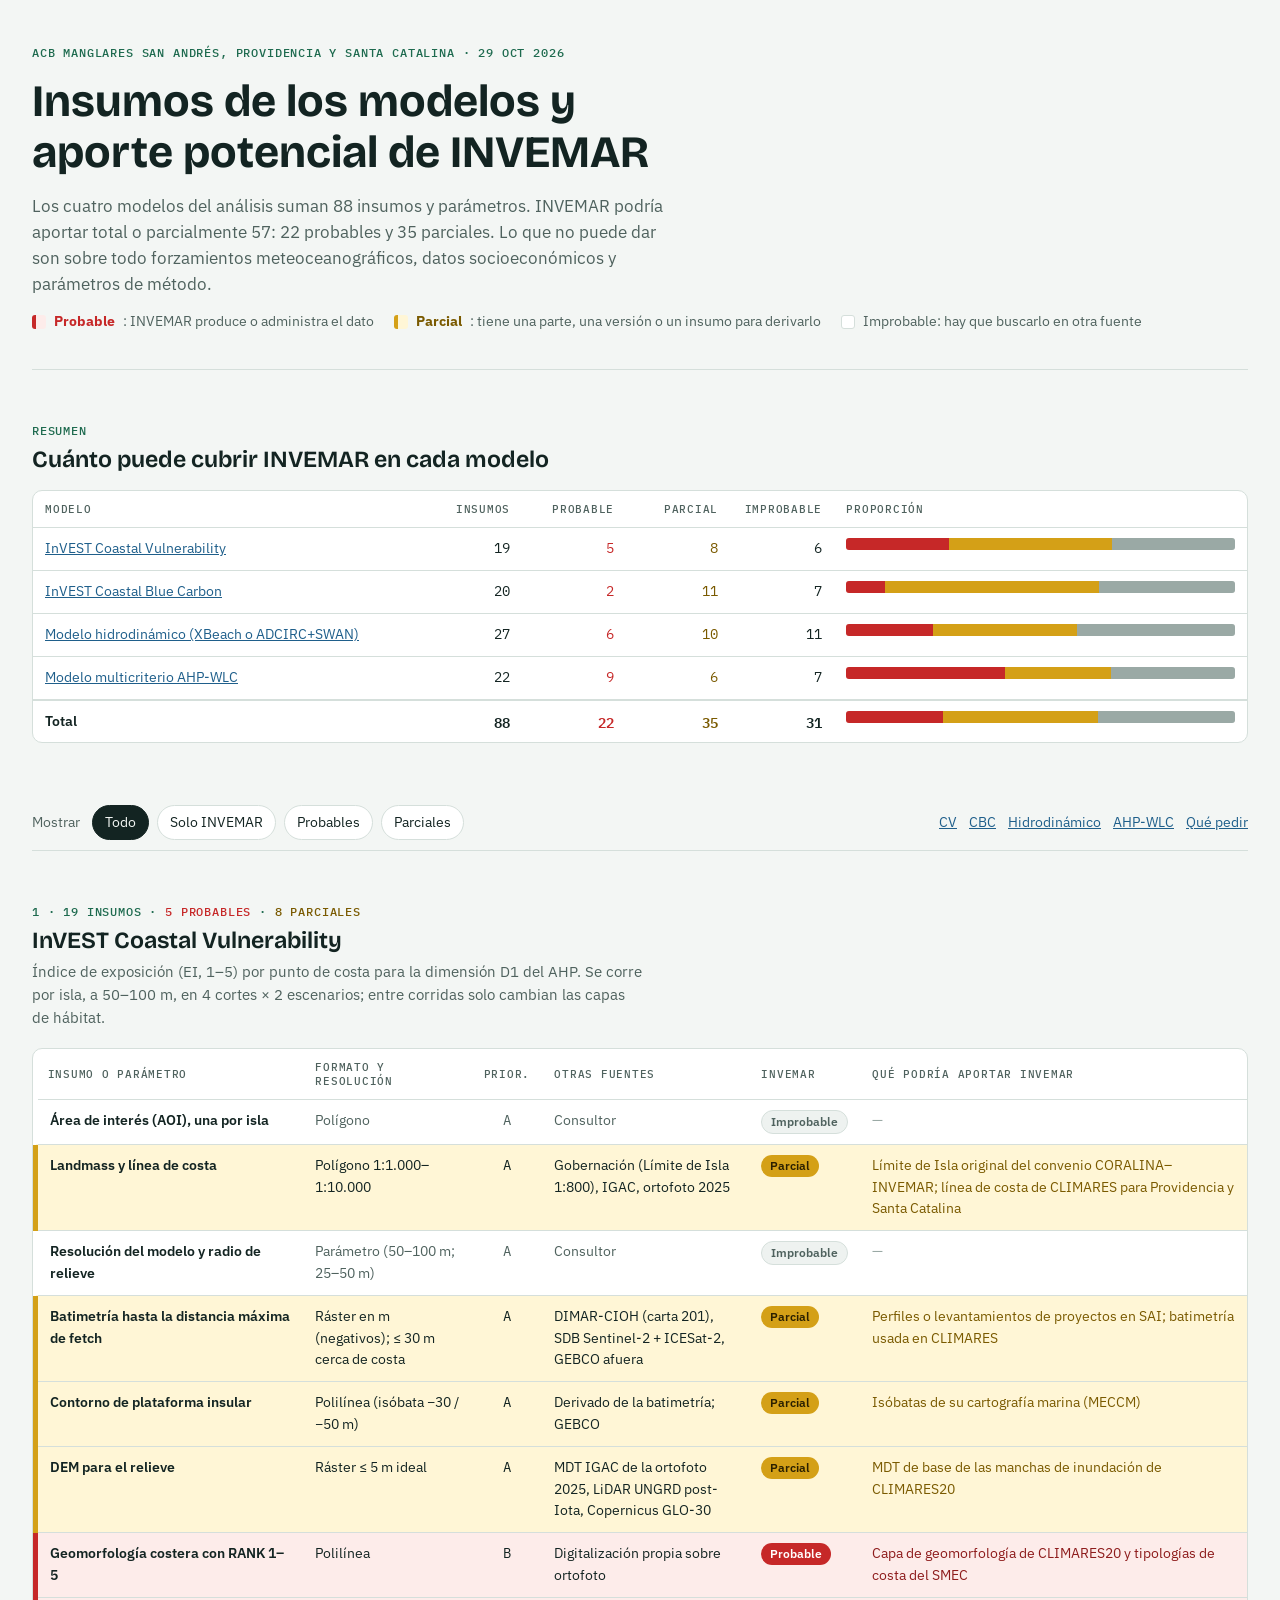
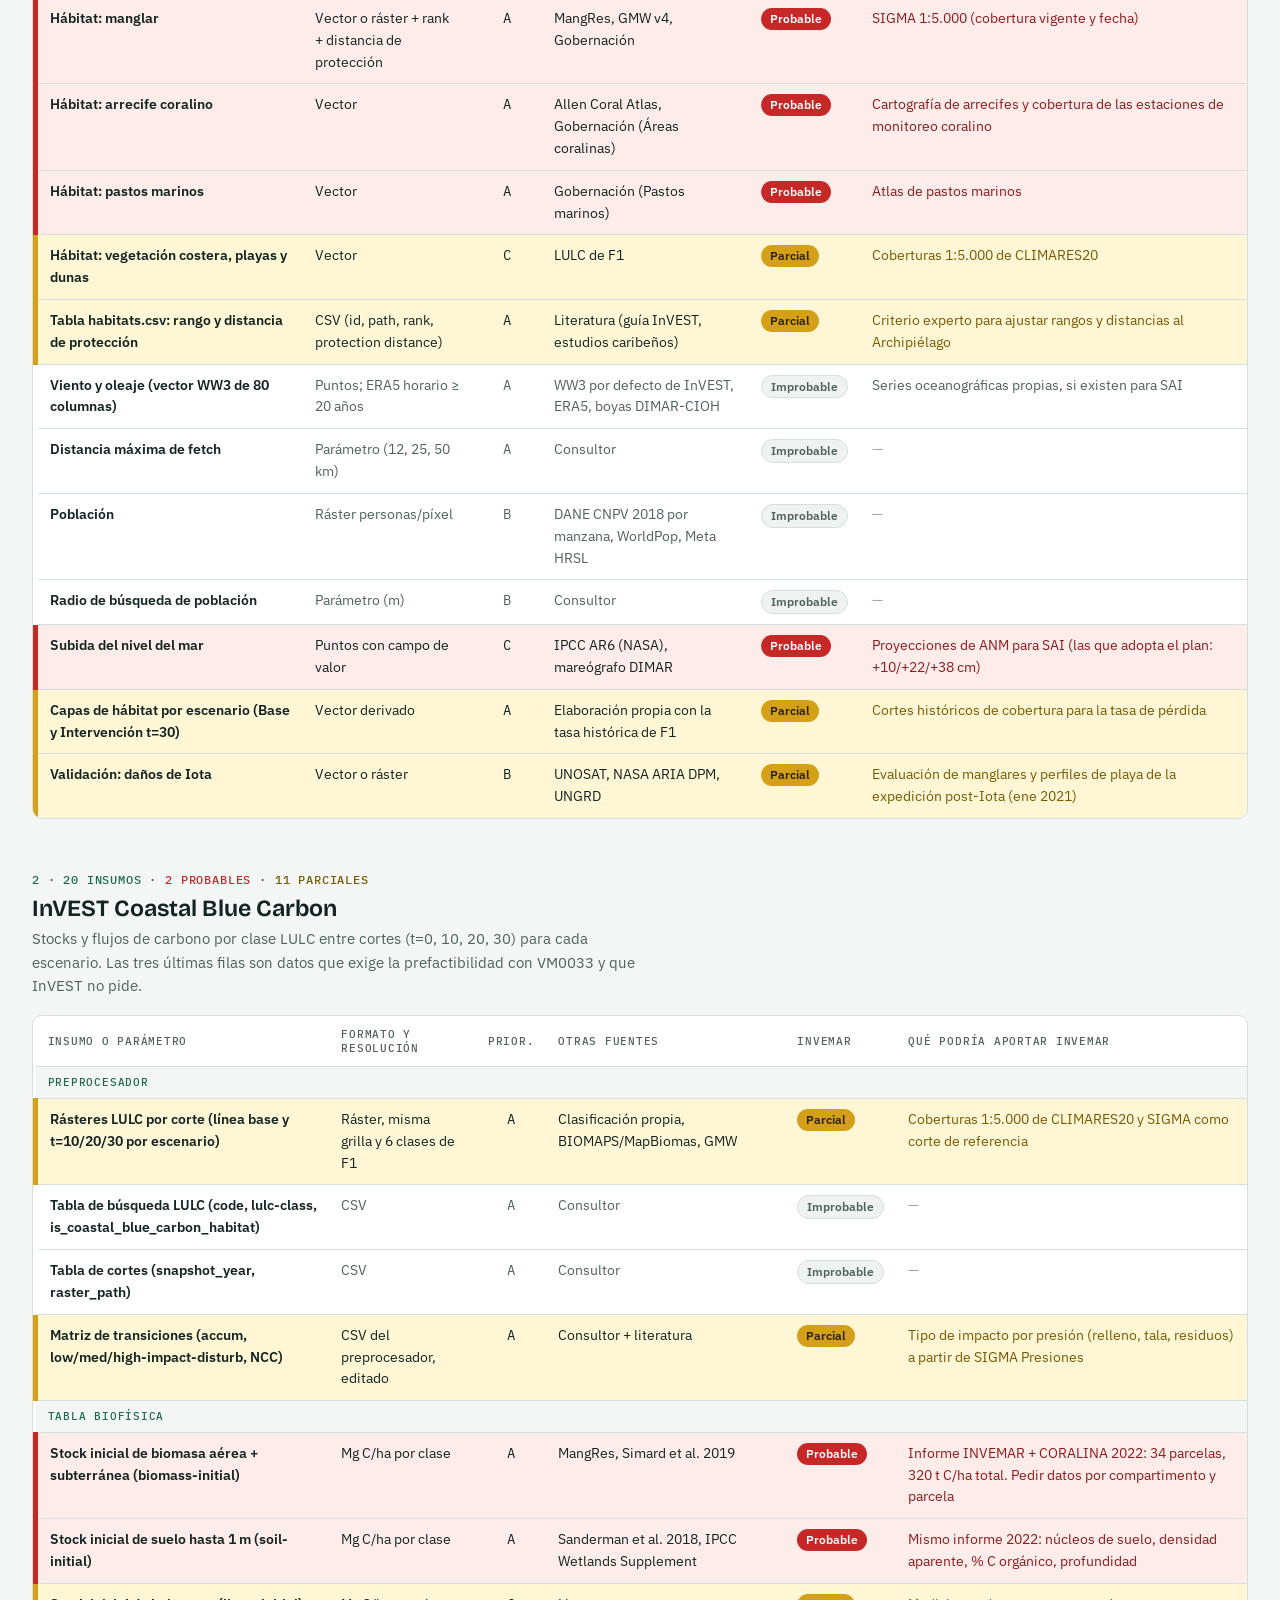
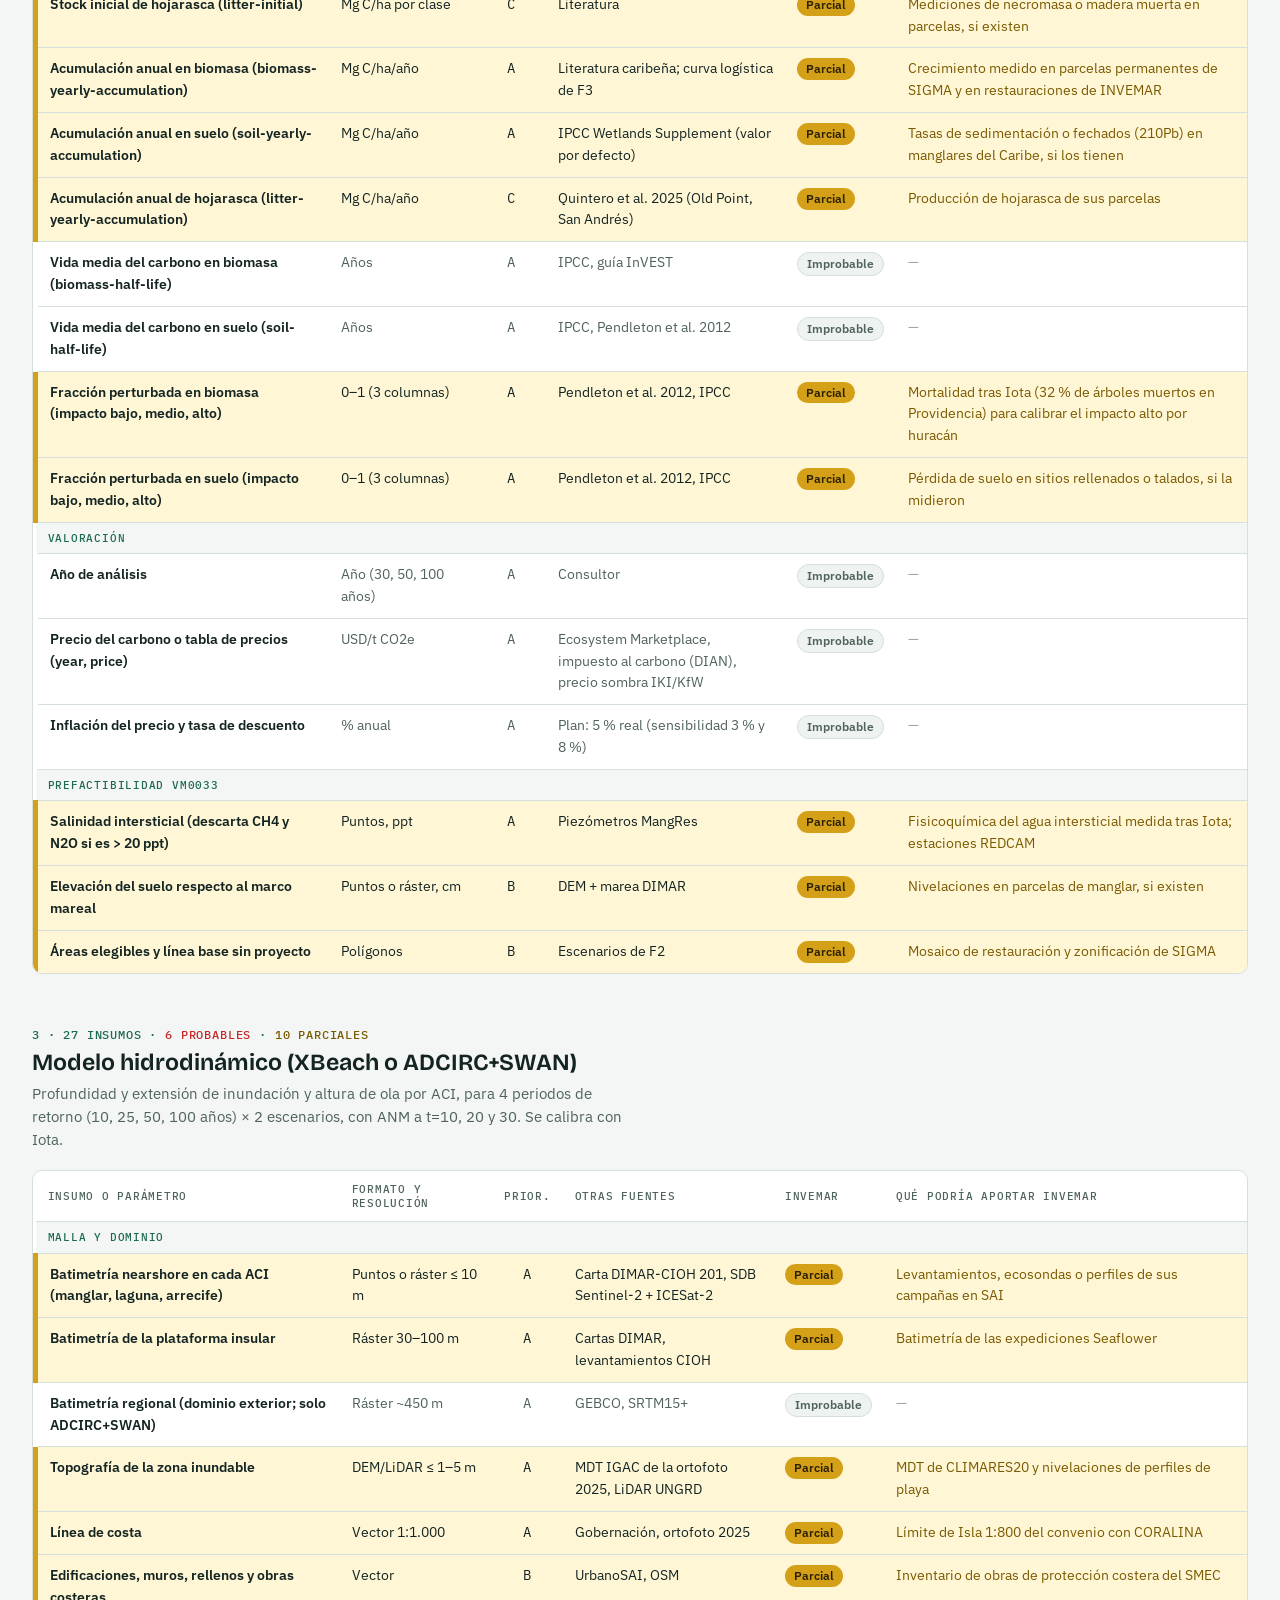
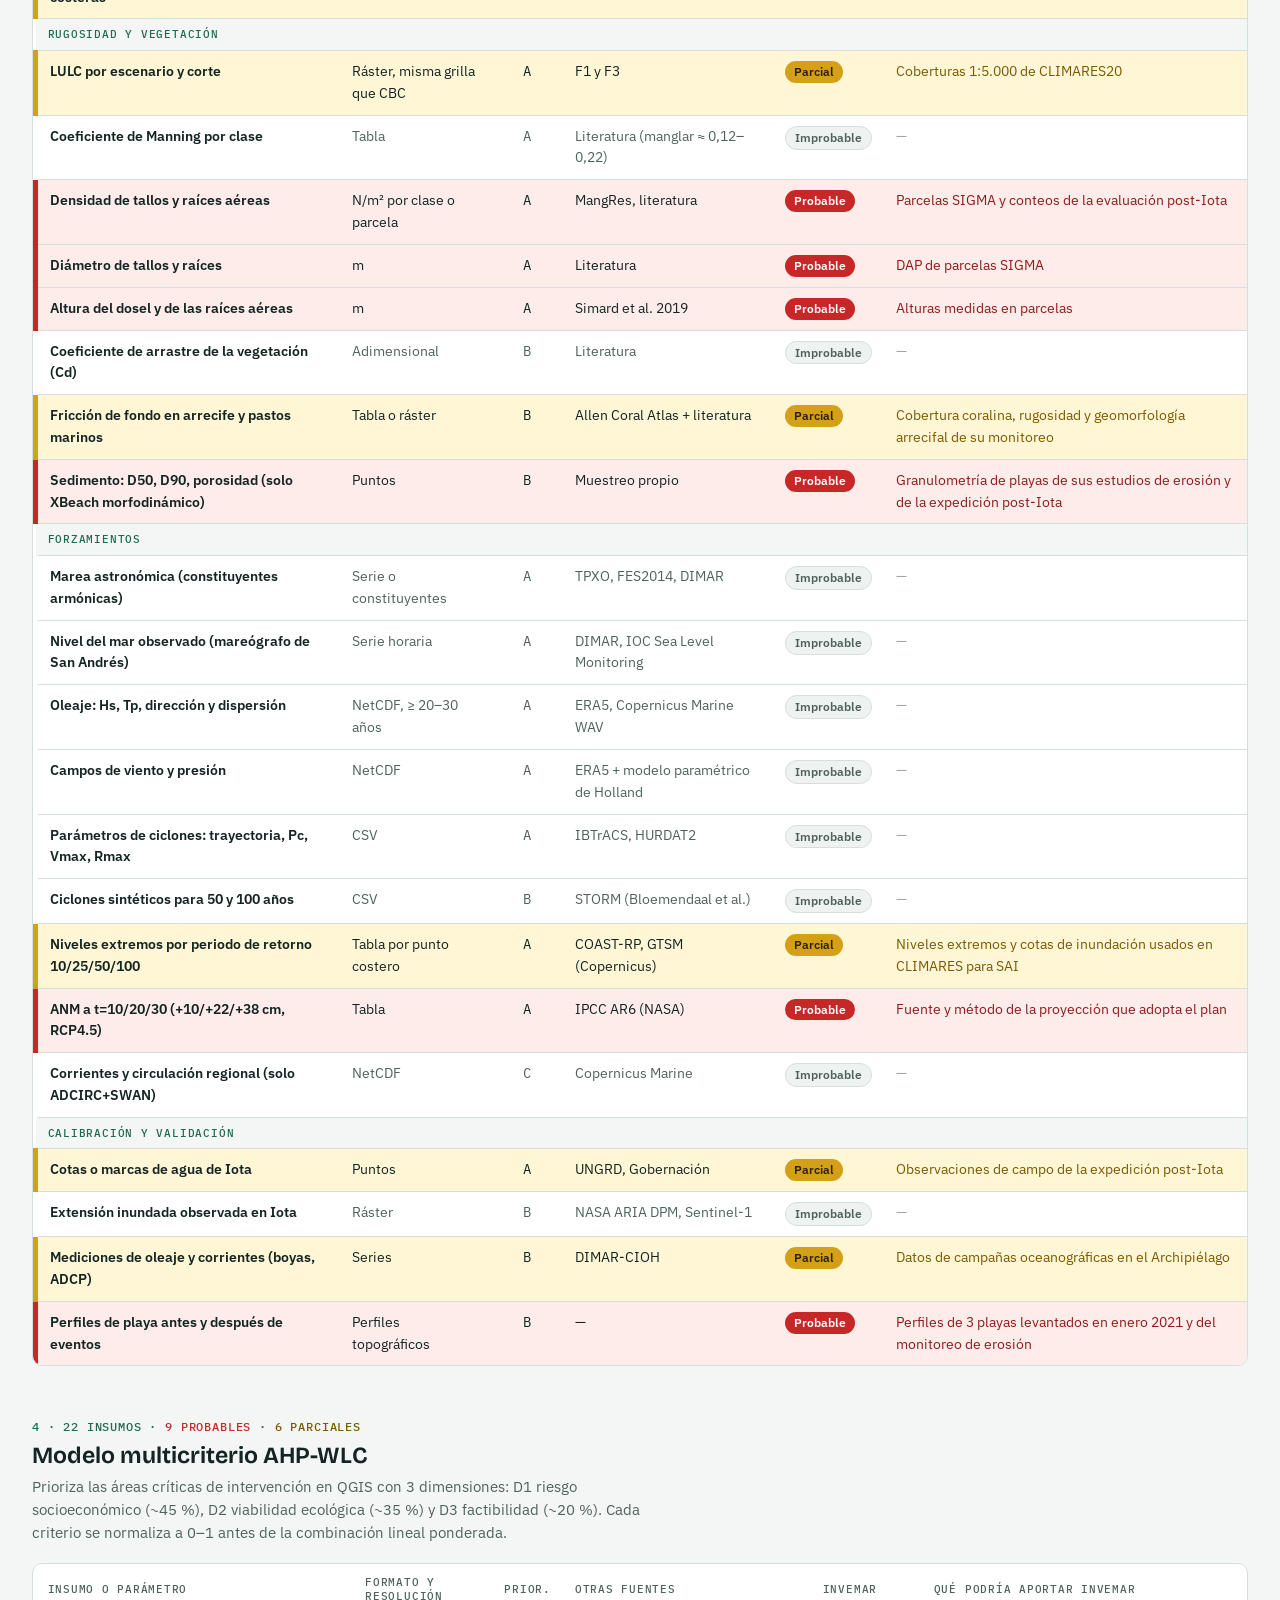
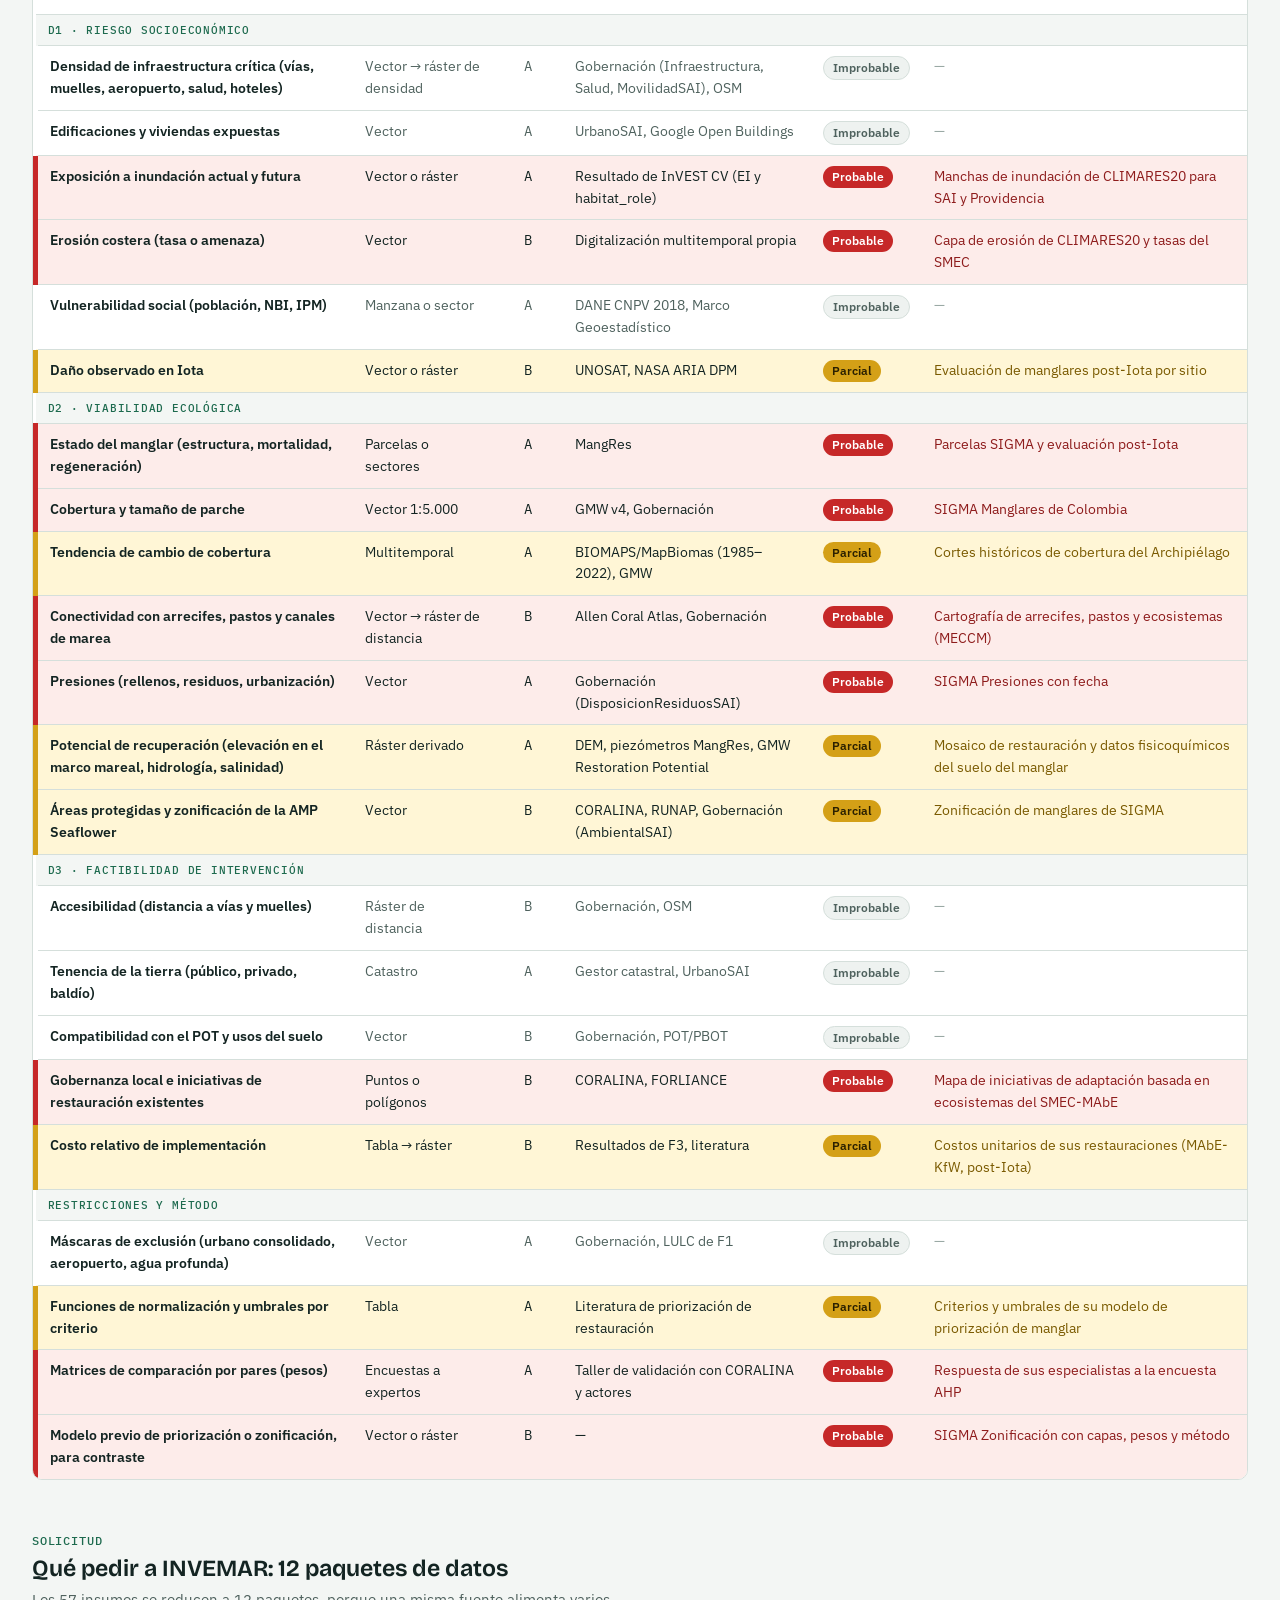
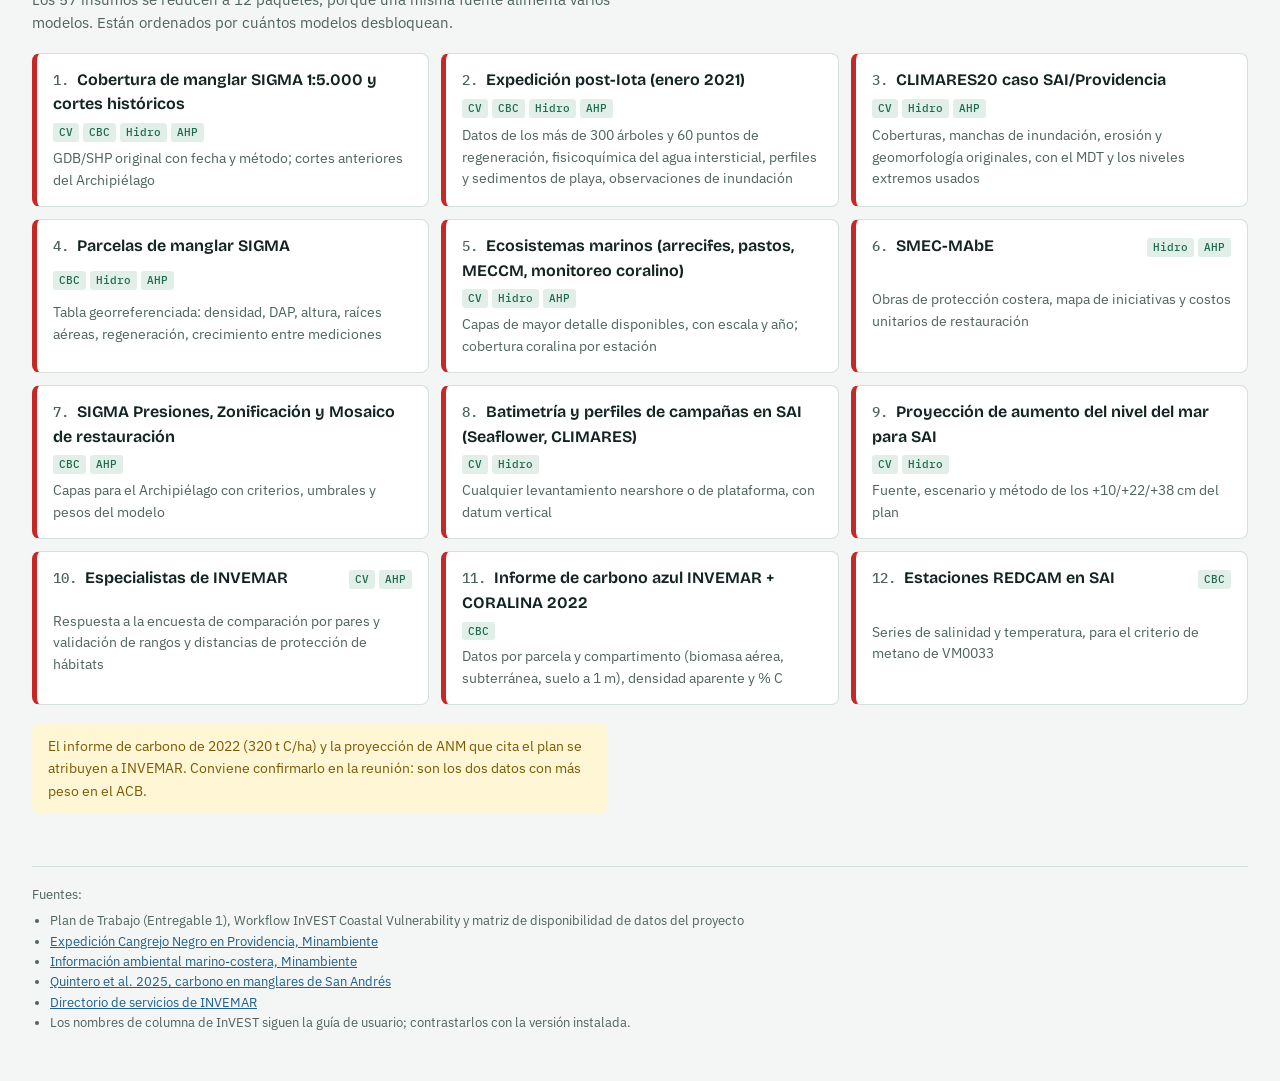
<file: insumos-modelos.html>
<!doctype html><html><head><meta charset=utf8><meta name=viewport content="width=device-width,initial-scale=1,viewport-fit=cover"><style>:root{color-scheme:light;box-sizing:border-box;padding-top:env(safe-area-inset-top,0px);padding-bottom:env(safe-area-inset-bottom,0px)}html{scroll-padding-top:env(safe-area-inset-top,0px)}body{margin:0;padding:0;font:14px -apple-system,BlinkMacSystemFont,sans-serif;background:#fff;color:#000}img{max-width:100%}[hidden]:not([hidden=until-found i]){display:none!important}</style></head><body>
<title>Insumos de los modelos ACB</title>
<meta name="claude:viewport-fit-sides" content="cover">
<link rel="stylesheet" href="https://fonts.googleapis.com/css2?family=Bricolage+Grotesque:opsz,wght@12..96,650;12..96,700&family=IBM+Plex+Mono:wght@500&family=IBM+Plex+Sans:wght@400;600&display=swap">
<style>
/* Layout: columna de 76rem; resumen arriba, una tabla por modelo con filas teñidas por aporte, paquetes al final */
:root{
  --bg:#f3f6f4; --surface:#ffffff; --ink:#132422; --muted:#4f625e; --line:#d5dfdb;
  --accent:#1d6a4e; --accent-soft:#e1efe8; --link:#1f5f8b;
  --prob:#c62828; --prob-bg:#fdecea; --prob-ink:#8e1c1c;
  --parc:#d4a017; --parc-bg:#fff6d6; --parc-ink:#7a5a00;
  --impr:#9aa9a5; --impr-bg:#eef2f0;
  --f-display:"Bricolage Grotesque","Segoe UI",system-ui,sans-serif;
  --f-body:"IBM Plex Sans","Segoe UI",system-ui,sans-serif;
  --f-mono:"IBM Plex Mono",ui-monospace,Menlo,monospace;
}
@media (prefers-color-scheme: dark){:root:not([data-theme="light"]){
  --bg:#0f1817; --surface:#16211f; --ink:#e4ece9; --muted:#9db0ab; --line:#2a3a37;
  --accent:#5fc49b; --accent-soft:#173228; --link:#7ab7e3;
  --prob:#ff6b6b; --prob-bg:#3a1716; --prob-ink:#ffb3ae;
  --parc:#f2c84b; --parc-bg:#352a0c; --parc-ink:#f6d98a;
  --impr:#5d6d69; --impr-bg:#1d2826; color-scheme:dark}}
:root[data-theme="dark"]{
  --bg:#0f1817; --surface:#16211f; --ink:#e4ece9; --muted:#9db0ab; --line:#2a3a37;
  --accent:#5fc49b; --accent-soft:#173228; --link:#7ab7e3;
  --prob:#ff6b6b; --prob-bg:#3a1716; --prob-ink:#ffb3ae;
  --parc:#f2c84b; --parc-bg:#352a0c; --parc-ink:#f6d98a;
  --impr:#5d6d69; --impr-bg:#1d2826; color-scheme:dark}
*{box-sizing:border-box}
body{background:var(--bg);color:var(--ink);font:15px/1.55 var(--f-body);
  padding-left:max(16px,env(safe-area-inset-left,0px));padding-right:max(16px,env(safe-area-inset-right,0px));padding-block:0 48px}
.wrap{max-width:76rem;margin:0 auto;display:grid;gap:52px}
a{color:var(--link)} a:focus-visible,button:focus-visible{outline:2px solid var(--link);outline-offset:2px}
h1,h2{font-family:var(--f-display);text-wrap:balance;margin:0;line-height:1.15}
h1{font-size:clamp(1.8rem,4.2vw,2.8rem);font-weight:700;max-width:24ch}
h2{font-size:1.45rem;font-weight:650}
.eyebrow{font:500 .74rem/1.5 var(--f-mono);text-transform:uppercase;letter-spacing:.07em;color:var(--accent)}
.eyebrow b{font-weight:500}
.prob-t{color:var(--prob)!important} .parc-t{color:var(--parc-ink)!important}
header{padding-top:44px;padding-bottom:36px;border-bottom:1px solid var(--line);display:grid;gap:14px}
.lead{margin:0;color:var(--muted);max-width:64ch;font-size:1.05rem}
.legend{display:flex;flex-wrap:wrap;gap:8px 20px;font-size:.88rem;color:var(--muted)}
.legend span{display:inline-flex;align-items:center;gap:8px}
.sw{width:14px;height:14px;border-radius:3px;border-left:4px solid}
.sw.prob{background:var(--prob-bg);border-color:var(--prob)} .sw.parc{background:var(--parc-bg);border-color:var(--parc)} .sw.impr{background:var(--surface);border:1px solid var(--line)}
section{display:grid;gap:18px;scroll-margin-top:64px}
.sec-head{display:grid;gap:6px} .sec-head p{margin:0;color:var(--muted);max-width:68ch}
.tablebox{overflow-x:auto;background:var(--surface);border:1px solid var(--line);border-radius:10px}
table{width:100%;border-collapse:collapse;font-size:.88rem}
section table{min-width:62rem}
th{text-align:left;font:500 .68rem/1.3 var(--f-mono);text-transform:uppercase;letter-spacing:.07em;color:var(--muted);padding:11px 12px;border-bottom:1px solid var(--line)}
td{padding:10px 12px;border-bottom:1px solid var(--line);vertical-align:top}
tbody tr:last-child td{border-bottom:0}
tr.sub th{background:var(--bg);color:var(--accent);font-size:.7rem;padding:8px 12px}
tr.row td:first-child{border-left:5px solid transparent}
tr.row.prob td{background:var(--prob-bg)} tr.row.prob td:first-child{border-left-color:var(--prob)}
tr.row.parc td{background:var(--parc-bg)} tr.row.parc td:first-child{border-left-color:var(--parc)}
tr.row.impr td{color:var(--muted)}
td.ins{font-weight:600;color:var(--ink)!important;min-width:14rem}
td.pr{font-family:var(--f-mono);text-align:center}
td.que{min-width:16rem}
tr.row.prob td.que{color:var(--prob-ink)} tr.row.parc td.que{color:var(--parc-ink)}
.dash{color:var(--impr)}
.pill{display:inline-block;font:600 .74rem/1 var(--f-body);padding:5px 9px;border-radius:999px;white-space:nowrap}
.pill.prob{background:var(--prob);color:#fff} .pill.parc{background:var(--parc);color:#2b2000} .pill.impr{background:var(--impr-bg);color:var(--muted);border:1px solid var(--line)}
/* resumen */
.sum table{min-width:34rem}
.sum td.n{font-family:var(--f-mono);font-variant-numeric:tabular-nums;text-align:right;width:6.5rem}
.sum th:nth-child(n+2):nth-child(-n+5){text-align:right}
.sum tr.total td{font-weight:600;border-top:2px solid var(--line)}
.barcell{width:34%}
.bar{display:flex;height:12px;border-radius:3px;overflow:hidden;background:var(--impr-bg)}
.seg.prob{background:var(--prob)} .seg.parc{background:var(--parc)} .seg.impr{background:var(--impr)}
/* filtros */
.filters{position:sticky;top:env(safe-area-inset-top,0px);z-index:5;background:var(--bg);padding-block:10px;border-bottom:1px solid var(--line);display:flex;flex-wrap:wrap;gap:8px;align-items:center}
.filters span.lbl{font-size:.85rem;color:var(--muted);margin-right:4px}
.fbtn{font:inherit;font-size:.85rem;padding:6px 12px;border-radius:999px;border:1px solid var(--line);background:var(--surface);color:var(--ink);cursor:pointer}
.fbtn[aria-pressed="true"]{background:var(--ink);color:var(--bg);border-color:var(--ink)}
.fbtn.prob[aria-pressed="true"]{background:var(--prob);border-color:var(--prob);color:#fff}
.fbtn.parc[aria-pressed="true"]{background:var(--parc);border-color:var(--parc);color:#2b2000}
.jump{margin-left:auto;display:flex;gap:12px;font-size:.85rem;flex-wrap:wrap}
body::before{content:"";position:fixed;inset:0 0 auto;height:env(safe-area-inset-top,0px);z-index:10;background:var(--bg)}
/* paquetes */
ol.paq{margin:0;padding:0;list-style:none;display:grid;grid-template-columns:repeat(auto-fill,minmax(20rem,1fr));gap:12px;counter-reset:p}
ol.paq li{background:var(--surface);border:1px solid var(--line);border-left:5px solid var(--prob);border-radius:8px;padding:14px 16px;display:grid;gap:6px;counter-increment:p}
.ph{display:flex;flex-wrap:wrap;gap:6px 10px;align-items:baseline;justify-content:space-between}
.ph b{font-family:var(--f-display);font-size:1rem;font-weight:650}
.ph b::before{content:counter(p) ". ";color:var(--muted);font-family:var(--f-mono);font-weight:500;font-size:.85rem}
.mods{display:flex;gap:4px;flex-wrap:wrap}
.mods span{font:500 .68rem/1 var(--f-mono);padding:4px 6px;border-radius:3px;background:var(--accent-soft);color:var(--accent)}
ol.paq p{margin:0;color:var(--muted);font-size:.88rem}
.note{margin:0;font-size:.9rem;padding:12px 16px;border-radius:8px;background:var(--parc-bg);color:var(--parc-ink);max-width:72ch}
footer{border-top:1px solid var(--line);padding-top:18px;font-size:.82rem;color:var(--muted)}
footer ul{margin:6px 0 0;padding-left:18px}
@media (max-width:640px){.jump{margin-left:0;width:100%}}
</style>
<div class="wrap">
<header>
  <span class="eyebrow">ACB manglares San Andrés, Providencia y Santa Catalina · 29 oct 2026</span>
  <h1>Insumos de los modelos y aporte potencial de INVEMAR</h1>
  <p class="lead">Los cuatro modelos del análisis suman 88 insumos y parámetros. INVEMAR podría aportar total o parcialmente 57: 22 probables y 35 parciales. Lo que no puede dar son sobre todo forzamientos meteoceanográficos, datos socioeconómicos y parámetros de método.</p>
  <div class="legend">
    <span><i class="sw prob"></i><b class="prob-t">Probable</b>: INVEMAR produce o administra el dato</span>
    <span><i class="sw parc"></i><b class="parc-t">Parcial</b>: tiene una parte, una versión o un insumo para derivarlo</span>
    <span><i class="sw impr"></i>Improbable: hay que buscarlo en otra fuente</span>
  </div>
</header>

<section class="sum" aria-labelledby="h-sum">
  <div class="sec-head"><span class="eyebrow">Resumen</span><h2 id="h-sum">Cuánto puede cubrir INVEMAR en cada modelo</h2></div>
  <div class="tablebox"><table>
    <thead><tr><th>Modelo</th><th>Insumos</th><th>Probable</th><th>Parcial</th><th>Improbable</th><th>Proporción</th></tr></thead>
    <tbody><tr><td><a href="#cv">InVEST Coastal Vulnerability</a></td><td class="n">19</td><td class="n prob-t">5</td><td class="n parc-t">8</td><td class="n">6</td><td class="barcell"><div class="bar" aria-hidden="true"><span class="seg prob" style="flex:5" title="Probable: 5"></span><span class="seg parc" style="flex:8" title="Parcial: 8"></span><span class="seg impr" style="flex:6" title="Improbable: 6"></span></div></td></tr><tr><td><a href="#cbc">InVEST Coastal Blue Carbon</a></td><td class="n">20</td><td class="n prob-t">2</td><td class="n parc-t">11</td><td class="n">7</td><td class="barcell"><div class="bar" aria-hidden="true"><span class="seg prob" style="flex:2" title="Probable: 2"></span><span class="seg parc" style="flex:11" title="Parcial: 11"></span><span class="seg impr" style="flex:7" title="Improbable: 7"></span></div></td></tr><tr><td><a href="#hid">Modelo hidrodinámico (XBeach o ADCIRC+SWAN)</a></td><td class="n">27</td><td class="n prob-t">6</td><td class="n parc-t">10</td><td class="n">11</td><td class="barcell"><div class="bar" aria-hidden="true"><span class="seg prob" style="flex:6" title="Probable: 6"></span><span class="seg parc" style="flex:10" title="Parcial: 10"></span><span class="seg impr" style="flex:11" title="Improbable: 11"></span></div></td></tr><tr><td><a href="#ahp">Modelo multicriterio AHP-WLC</a></td><td class="n">22</td><td class="n prob-t">9</td><td class="n parc-t">6</td><td class="n">7</td><td class="barcell"><div class="bar" aria-hidden="true"><span class="seg prob" style="flex:9" title="Probable: 9"></span><span class="seg parc" style="flex:6" title="Parcial: 6"></span><span class="seg impr" style="flex:7" title="Improbable: 7"></span></div></td></tr><tr class="total"><td>Total</td><td class="n">88</td><td class="n prob-t">22</td><td class="n parc-t">35</td><td class="n">31</td><td class="barcell"><div class="bar" aria-hidden="true"><span class="seg prob" style="flex:22" title="Probable: 22"></span><span class="seg parc" style="flex:35" title="Parcial: 35"></span><span class="seg impr" style="flex:31" title="Improbable: 31"></span></div></td></tr></tbody>
  </table></div>
</section>

<div class="filters" role="toolbar" aria-label="Filtrar filas por aporte de INVEMAR">
  <span class="lbl">Mostrar</span>
  <button type="button" class="fbtn" id="f-all" data-f="all">Todo</button>
  <button type="button" class="fbtn" id="f-inv" data-f="inv">Solo INVEMAR</button>
  <button type="button" class="fbtn prob" id="f-prob" data-f="prob">Probables</button>
  <button type="button" class="fbtn parc" id="f-parc" data-f="parc">Parciales</button>
  <nav class="jump" aria-label="Ir a"><a href="#cv">CV</a><a href="#cbc">CBC</a><a href="#hid">Hidrodinámico</a><a href="#ahp">AHP-WLC</a><a href="#paq">Qué pedir</a></nav>
</div>


<section id="cv" aria-labelledby="h-cv">
  <div class="sec-head">
    <span class="eyebrow">1 · 19 insumos · <b class="prob-t">5 probables</b> · <b class="parc-t">8 parciales</b></span>
    <h2 id="h-cv">InVEST Coastal Vulnerability</h2>
    <p>Índice de exposición (EI, 1–5) por punto de costa para la dimensión D1 del AHP. Se corre por isla, a 50–100 m, en 4 cortes × 2 escenarios; entre corridas solo cambian las capas de hábitat.</p>
  </div>
  <div class="tablebox"><table>
    <thead><tr><th>Insumo o parámetro</th><th>Formato y resolución</th><th>Prior.</th><th>Otras fuentes</th><th>INVEMAR</th><th>Qué podría aportar INVEMAR</th></tr></thead>
    <tbody><tr class="row impr" data-a="impr"><td class="ins">Área de interés (AOI), una por isla</td><td>Polígono</td><td class="pr">A</td><td>Consultor</td><td><span class="pill impr">Improbable</span></td><td class="que"><span class=dash>—</span></td></tr><tr class="row parc" data-a="parc"><td class="ins">Landmass y línea de costa</td><td>Polígono 1:1.000–1:10.000</td><td class="pr">A</td><td>Gobernación (Límite de Isla 1:800), IGAC, ortofoto 2025</td><td><span class="pill parc">Parcial</span></td><td class="que">Límite de Isla original del convenio CORALINA–INVEMAR; línea de costa de CLIMARES para Providencia y Santa Catalina</td></tr><tr class="row impr" data-a="impr"><td class="ins">Resolución del modelo y radio de relieve</td><td>Parámetro (50–100 m; 25–50 m)</td><td class="pr">A</td><td>Consultor</td><td><span class="pill impr">Improbable</span></td><td class="que"><span class=dash>—</span></td></tr><tr class="row parc" data-a="parc"><td class="ins">Batimetría hasta la distancia máxima de fetch</td><td>Ráster en m (negativos); ≤ 30 m cerca de costa</td><td class="pr">A</td><td>DIMAR-CIOH (carta 201), SDB Sentinel-2 + ICESat-2, GEBCO afuera</td><td><span class="pill parc">Parcial</span></td><td class="que">Perfiles o levantamientos de proyectos en SAI; batimetría usada en CLIMARES</td></tr><tr class="row parc" data-a="parc"><td class="ins">Contorno de plataforma insular</td><td>Polilínea (isóbata −30 / −50 m)</td><td class="pr">A</td><td>Derivado de la batimetría; GEBCO</td><td><span class="pill parc">Parcial</span></td><td class="que">Isóbatas de su cartografía marina (MECCM)</td></tr><tr class="row parc" data-a="parc"><td class="ins">DEM para el relieve</td><td>Ráster ≤ 5 m ideal</td><td class="pr">A</td><td>MDT IGAC de la ortofoto 2025, LiDAR UNGRD post-Iota, Copernicus GLO-30</td><td><span class="pill parc">Parcial</span></td><td class="que">MDT de base de las manchas de inundación de CLIMARES20</td></tr><tr class="row prob" data-a="prob"><td class="ins">Geomorfología costera con RANK 1–5</td><td>Polilínea</td><td class="pr">B</td><td>Digitalización propia sobre ortofoto</td><td><span class="pill prob">Probable</span></td><td class="que">Capa de geomorfología de CLIMARES20 y tipologías de costa del SMEC</td></tr><tr class="row prob" data-a="prob"><td class="ins">Hábitat: manglar</td><td>Vector o ráster + rank + distancia de protección</td><td class="pr">A</td><td>MangRes, GMW v4, Gobernación</td><td><span class="pill prob">Probable</span></td><td class="que">SIGMA 1:5.000 (cobertura vigente y fecha)</td></tr><tr class="row prob" data-a="prob"><td class="ins">Hábitat: arrecife coralino</td><td>Vector</td><td class="pr">A</td><td>Allen Coral Atlas, Gobernación (Áreas coralinas)</td><td><span class="pill prob">Probable</span></td><td class="que">Cartografía de arrecifes y cobertura de las estaciones de monitoreo coralino</td></tr><tr class="row prob" data-a="prob"><td class="ins">Hábitat: pastos marinos</td><td>Vector</td><td class="pr">A</td><td>Gobernación (Pastos marinos)</td><td><span class="pill prob">Probable</span></td><td class="que">Atlas de pastos marinos</td></tr><tr class="row parc" data-a="parc"><td class="ins">Hábitat: vegetación costera, playas y dunas</td><td>Vector</td><td class="pr">C</td><td>LULC de F1</td><td><span class="pill parc">Parcial</span></td><td class="que">Coberturas 1:5.000 de CLIMARES20</td></tr><tr class="row parc" data-a="parc"><td class="ins">Tabla habitats.csv: rango y distancia de protección</td><td>CSV (id, path, rank, protection distance)</td><td class="pr">A</td><td>Literatura (guía InVEST, estudios caribeños)</td><td><span class="pill parc">Parcial</span></td><td class="que">Criterio experto para ajustar rangos y distancias al Archipiélago</td></tr><tr class="row impr" data-a="impr"><td class="ins">Viento y oleaje (vector WW3 de 80 columnas)</td><td>Puntos; ERA5 horario ≥ 20 años</td><td class="pr">A</td><td>WW3 por defecto de InVEST, ERA5, boyas DIMAR-CIOH</td><td><span class="pill impr">Improbable</span></td><td class="que">Series oceanográficas propias, si existen para SAI</td></tr><tr class="row impr" data-a="impr"><td class="ins">Distancia máxima de fetch</td><td>Parámetro (12, 25, 50 km)</td><td class="pr">A</td><td>Consultor</td><td><span class="pill impr">Improbable</span></td><td class="que"><span class=dash>—</span></td></tr><tr class="row impr" data-a="impr"><td class="ins">Población</td><td>Ráster personas/píxel</td><td class="pr">B</td><td>DANE CNPV 2018 por manzana, WorldPop, Meta HRSL</td><td><span class="pill impr">Improbable</span></td><td class="que"><span class=dash>—</span></td></tr><tr class="row impr" data-a="impr"><td class="ins">Radio de búsqueda de población</td><td>Parámetro (m)</td><td class="pr">B</td><td>Consultor</td><td><span class="pill impr">Improbable</span></td><td class="que"><span class=dash>—</span></td></tr><tr class="row prob" data-a="prob"><td class="ins">Subida del nivel del mar</td><td>Puntos con campo de valor</td><td class="pr">C</td><td>IPCC AR6 (NASA), mareógrafo DIMAR</td><td><span class="pill prob">Probable</span></td><td class="que">Proyecciones de ANM para SAI (las que adopta el plan: +10/+22/+38 cm)</td></tr><tr class="row parc" data-a="parc"><td class="ins">Capas de hábitat por escenario (Base y Intervención t=30)</td><td>Vector derivado</td><td class="pr">A</td><td>Elaboración propia con la tasa histórica de F1</td><td><span class="pill parc">Parcial</span></td><td class="que">Cortes históricos de cobertura para la tasa de pérdida</td></tr><tr class="row parc" data-a="parc"><td class="ins">Validación: daños de Iota</td><td>Vector o ráster</td><td class="pr">B</td><td>UNOSAT, NASA ARIA DPM, UNGRD</td><td><span class="pill parc">Parcial</span></td><td class="que">Evaluación de manglares y perfiles de playa de la expedición post-Iota (ene 2021)</td></tr></tbody>
  </table></div>
</section>
<section id="cbc" aria-labelledby="h-cbc">
  <div class="sec-head">
    <span class="eyebrow">2 · 20 insumos · <b class="prob-t">2 probables</b> · <b class="parc-t">11 parciales</b></span>
    <h2 id="h-cbc">InVEST Coastal Blue Carbon</h2>
    <p>Stocks y flujos de carbono por clase LULC entre cortes (t=0, 10, 20, 30) para cada escenario. Las tres últimas filas son datos que exige la prefactibilidad con VM0033 y que InVEST no pide.</p>
  </div>
  <div class="tablebox"><table>
    <thead><tr><th>Insumo o parámetro</th><th>Formato y resolución</th><th>Prior.</th><th>Otras fuentes</th><th>INVEMAR</th><th>Qué podría aportar INVEMAR</th></tr></thead>
    <tbody><tr class="sub"><th colspan="6" scope="colgroup">Preprocesador</th></tr><tr class="row parc" data-a="parc"><td class="ins">Rásteres LULC por corte (línea base y t=10/20/30 por escenario)</td><td>Ráster, misma grilla y 6 clases de F1</td><td class="pr">A</td><td>Clasificación propia, BIOMAPS/MapBiomas, GMW</td><td><span class="pill parc">Parcial</span></td><td class="que">Coberturas 1:5.000 de CLIMARES20 y SIGMA como corte de referencia</td></tr><tr class="row impr" data-a="impr"><td class="ins">Tabla de búsqueda LULC (code, lulc-class, is_coastal_blue_carbon_habitat)</td><td>CSV</td><td class="pr">A</td><td>Consultor</td><td><span class="pill impr">Improbable</span></td><td class="que"><span class=dash>—</span></td></tr><tr class="row impr" data-a="impr"><td class="ins">Tabla de cortes (snapshot_year, raster_path)</td><td>CSV</td><td class="pr">A</td><td>Consultor</td><td><span class="pill impr">Improbable</span></td><td class="que"><span class=dash>—</span></td></tr><tr class="row parc" data-a="parc"><td class="ins">Matriz de transiciones (accum, low/med/high-impact-disturb, NCC)</td><td>CSV del preprocesador, editado</td><td class="pr">A</td><td>Consultor + literatura</td><td><span class="pill parc">Parcial</span></td><td class="que">Tipo de impacto por presión (relleno, tala, residuos) a partir de SIGMA Presiones</td></tr><tr class="sub"><th colspan="6" scope="colgroup">Tabla biofísica</th></tr><tr class="row prob" data-a="prob"><td class="ins">Stock inicial de biomasa aérea + subterránea (biomass-initial)</td><td>Mg C/ha por clase</td><td class="pr">A</td><td>MangRes, Simard et al. 2019</td><td><span class="pill prob">Probable</span></td><td class="que">Informe INVEMAR + CORALINA 2022: 34 parcelas, 320 t C/ha total. Pedir datos por compartimento y parcela</td></tr><tr class="row prob" data-a="prob"><td class="ins">Stock inicial de suelo hasta 1 m (soil-initial)</td><td>Mg C/ha por clase</td><td class="pr">A</td><td>Sanderman et al. 2018, IPCC Wetlands Supplement</td><td><span class="pill prob">Probable</span></td><td class="que">Mismo informe 2022: núcleos de suelo, densidad aparente, % C orgánico, profundidad</td></tr><tr class="row parc" data-a="parc"><td class="ins">Stock inicial de hojarasca (litter-initial)</td><td>Mg C/ha por clase</td><td class="pr">C</td><td>Literatura</td><td><span class="pill parc">Parcial</span></td><td class="que">Mediciones de necromasa o madera muerta en parcelas, si existen</td></tr><tr class="row parc" data-a="parc"><td class="ins">Acumulación anual en biomasa (biomass-yearly-accumulation)</td><td>Mg C/ha/año</td><td class="pr">A</td><td>Literatura caribeña; curva logística de F3</td><td><span class="pill parc">Parcial</span></td><td class="que">Crecimiento medido en parcelas permanentes de SIGMA y en restauraciones de INVEMAR</td></tr><tr class="row parc" data-a="parc"><td class="ins">Acumulación anual en suelo (soil-yearly-accumulation)</td><td>Mg C/ha/año</td><td class="pr">A</td><td>IPCC Wetlands Supplement (valor por defecto)</td><td><span class="pill parc">Parcial</span></td><td class="que">Tasas de sedimentación o fechados (210Pb) en manglares del Caribe, si los tienen</td></tr><tr class="row parc" data-a="parc"><td class="ins">Acumulación anual de hojarasca (litter-yearly-accumulation)</td><td>Mg C/ha/año</td><td class="pr">C</td><td>Quintero et al. 2025 (Old Point, San Andrés)</td><td><span class="pill parc">Parcial</span></td><td class="que">Producción de hojarasca de sus parcelas</td></tr><tr class="row impr" data-a="impr"><td class="ins">Vida media del carbono en biomasa (biomass-half-life)</td><td>Años</td><td class="pr">A</td><td>IPCC, guía InVEST</td><td><span class="pill impr">Improbable</span></td><td class="que"><span class=dash>—</span></td></tr><tr class="row impr" data-a="impr"><td class="ins">Vida media del carbono en suelo (soil-half-life)</td><td>Años</td><td class="pr">A</td><td>IPCC, Pendleton et al. 2012</td><td><span class="pill impr">Improbable</span></td><td class="que"><span class=dash>—</span></td></tr><tr class="row parc" data-a="parc"><td class="ins">Fracción perturbada en biomasa (impacto bajo, medio, alto)</td><td>0–1 (3 columnas)</td><td class="pr">A</td><td>Pendleton et al. 2012, IPCC</td><td><span class="pill parc">Parcial</span></td><td class="que">Mortalidad tras Iota (32 % de árboles muertos en Providencia) para calibrar el impacto alto por huracán</td></tr><tr class="row parc" data-a="parc"><td class="ins">Fracción perturbada en suelo (impacto bajo, medio, alto)</td><td>0–1 (3 columnas)</td><td class="pr">A</td><td>Pendleton et al. 2012, IPCC</td><td><span class="pill parc">Parcial</span></td><td class="que">Pérdida de suelo en sitios rellenados o talados, si la midieron</td></tr><tr class="sub"><th colspan="6" scope="colgroup">Valoración</th></tr><tr class="row impr" data-a="impr"><td class="ins">Año de análisis</td><td>Año (30, 50, 100 años)</td><td class="pr">A</td><td>Consultor</td><td><span class="pill impr">Improbable</span></td><td class="que"><span class=dash>—</span></td></tr><tr class="row impr" data-a="impr"><td class="ins">Precio del carbono o tabla de precios (year, price)</td><td>USD/t CO2e</td><td class="pr">A</td><td>Ecosystem Marketplace, impuesto al carbono (DIAN), precio sombra IKI/KfW</td><td><span class="pill impr">Improbable</span></td><td class="que"><span class=dash>—</span></td></tr><tr class="row impr" data-a="impr"><td class="ins">Inflación del precio y tasa de descuento</td><td>% anual</td><td class="pr">A</td><td>Plan: 5 % real (sensibilidad 3 % y 8 %)</td><td><span class="pill impr">Improbable</span></td><td class="que"><span class=dash>—</span></td></tr><tr class="sub"><th colspan="6" scope="colgroup">Prefactibilidad VM0033</th></tr><tr class="row parc" data-a="parc"><td class="ins">Salinidad intersticial (descarta CH4 y N2O si es &gt; 20 ppt)</td><td>Puntos, ppt</td><td class="pr">A</td><td>Piezómetros MangRes</td><td><span class="pill parc">Parcial</span></td><td class="que">Fisicoquímica del agua intersticial medida tras Iota; estaciones REDCAM</td></tr><tr class="row parc" data-a="parc"><td class="ins">Elevación del suelo respecto al marco mareal</td><td>Puntos o ráster, cm</td><td class="pr">B</td><td>DEM + marea DIMAR</td><td><span class="pill parc">Parcial</span></td><td class="que">Nivelaciones en parcelas de manglar, si existen</td></tr><tr class="row parc" data-a="parc"><td class="ins">Áreas elegibles y línea base sin proyecto</td><td>Polígonos</td><td class="pr">B</td><td>Escenarios de F2</td><td><span class="pill parc">Parcial</span></td><td class="que">Mosaico de restauración y zonificación de SIGMA</td></tr></tbody>
  </table></div>
</section>
<section id="hid" aria-labelledby="h-hid">
  <div class="sec-head">
    <span class="eyebrow">3 · 27 insumos · <b class="prob-t">6 probables</b> · <b class="parc-t">10 parciales</b></span>
    <h2 id="h-hid">Modelo hidrodinámico (XBeach o ADCIRC+SWAN)</h2>
    <p>Profundidad y extensión de inundación y altura de ola por ACI, para 4 periodos de retorno (10, 25, 50, 100 años) × 2 escenarios, con ANM a t=10, 20 y 30. Se calibra con Iota.</p>
  </div>
  <div class="tablebox"><table>
    <thead><tr><th>Insumo o parámetro</th><th>Formato y resolución</th><th>Prior.</th><th>Otras fuentes</th><th>INVEMAR</th><th>Qué podría aportar INVEMAR</th></tr></thead>
    <tbody><tr class="sub"><th colspan="6" scope="colgroup">Malla y dominio</th></tr><tr class="row parc" data-a="parc"><td class="ins">Batimetría nearshore en cada ACI (manglar, laguna, arrecife)</td><td>Puntos o ráster ≤ 10 m</td><td class="pr">A</td><td>Carta DIMAR-CIOH 201, SDB Sentinel-2 + ICESat-2</td><td><span class="pill parc">Parcial</span></td><td class="que">Levantamientos, ecosondas o perfiles de sus campañas en SAI</td></tr><tr class="row parc" data-a="parc"><td class="ins">Batimetría de la plataforma insular</td><td>Ráster 30–100 m</td><td class="pr">A</td><td>Cartas DIMAR, levantamientos CIOH</td><td><span class="pill parc">Parcial</span></td><td class="que">Batimetría de las expediciones Seaflower</td></tr><tr class="row impr" data-a="impr"><td class="ins">Batimetría regional (dominio exterior; solo ADCIRC+SWAN)</td><td>Ráster ~450 m</td><td class="pr">A</td><td>GEBCO, SRTM15+</td><td><span class="pill impr">Improbable</span></td><td class="que"><span class=dash>—</span></td></tr><tr class="row parc" data-a="parc"><td class="ins">Topografía de la zona inundable</td><td>DEM/LiDAR ≤ 1–5 m</td><td class="pr">A</td><td>MDT IGAC de la ortofoto 2025, LiDAR UNGRD</td><td><span class="pill parc">Parcial</span></td><td class="que">MDT de CLIMARES20 y nivelaciones de perfiles de playa</td></tr><tr class="row parc" data-a="parc"><td class="ins">Línea de costa</td><td>Vector 1:1.000</td><td class="pr">A</td><td>Gobernación, ortofoto 2025</td><td><span class="pill parc">Parcial</span></td><td class="que">Límite de Isla 1:800 del convenio con CORALINA</td></tr><tr class="row parc" data-a="parc"><td class="ins">Edificaciones, muros, rellenos y obras costeras</td><td>Vector</td><td class="pr">B</td><td>UrbanoSAI, OSM</td><td><span class="pill parc">Parcial</span></td><td class="que">Inventario de obras de protección costera del SMEC</td></tr><tr class="sub"><th colspan="6" scope="colgroup">Rugosidad y vegetación</th></tr><tr class="row parc" data-a="parc"><td class="ins">LULC por escenario y corte</td><td>Ráster, misma grilla que CBC</td><td class="pr">A</td><td>F1 y F3</td><td><span class="pill parc">Parcial</span></td><td class="que">Coberturas 1:5.000 de CLIMARES20</td></tr><tr class="row impr" data-a="impr"><td class="ins">Coeficiente de Manning por clase</td><td>Tabla</td><td class="pr">A</td><td>Literatura (manglar ≈ 0,12–0,22)</td><td><span class="pill impr">Improbable</span></td><td class="que"><span class=dash>—</span></td></tr><tr class="row prob" data-a="prob"><td class="ins">Densidad de tallos y raíces aéreas</td><td>N/m² por clase o parcela</td><td class="pr">A</td><td>MangRes, literatura</td><td><span class="pill prob">Probable</span></td><td class="que">Parcelas SIGMA y conteos de la evaluación post-Iota</td></tr><tr class="row prob" data-a="prob"><td class="ins">Diámetro de tallos y raíces</td><td>m</td><td class="pr">A</td><td>Literatura</td><td><span class="pill prob">Probable</span></td><td class="que">DAP de parcelas SIGMA</td></tr><tr class="row prob" data-a="prob"><td class="ins">Altura del dosel y de las raíces aéreas</td><td>m</td><td class="pr">A</td><td>Simard et al. 2019</td><td><span class="pill prob">Probable</span></td><td class="que">Alturas medidas en parcelas</td></tr><tr class="row impr" data-a="impr"><td class="ins">Coeficiente de arrastre de la vegetación (Cd)</td><td>Adimensional</td><td class="pr">B</td><td>Literatura</td><td><span class="pill impr">Improbable</span></td><td class="que"><span class=dash>—</span></td></tr><tr class="row parc" data-a="parc"><td class="ins">Fricción de fondo en arrecife y pastos marinos</td><td>Tabla o ráster</td><td class="pr">B</td><td>Allen Coral Atlas + literatura</td><td><span class="pill parc">Parcial</span></td><td class="que">Cobertura coralina, rugosidad y geomorfología arrecifal de su monitoreo</td></tr><tr class="row prob" data-a="prob"><td class="ins">Sedimento: D50, D90, porosidad (solo XBeach morfodinámico)</td><td>Puntos</td><td class="pr">B</td><td>Muestreo propio</td><td><span class="pill prob">Probable</span></td><td class="que">Granulometría de playas de sus estudios de erosión y de la expedición post-Iota</td></tr><tr class="sub"><th colspan="6" scope="colgroup">Forzamientos</th></tr><tr class="row impr" data-a="impr"><td class="ins">Marea astronómica (constituyentes armónicas)</td><td>Serie o constituyentes</td><td class="pr">A</td><td>TPXO, FES2014, DIMAR</td><td><span class="pill impr">Improbable</span></td><td class="que"><span class=dash>—</span></td></tr><tr class="row impr" data-a="impr"><td class="ins">Nivel del mar observado (mareógrafo de San Andrés)</td><td>Serie horaria</td><td class="pr">A</td><td>DIMAR, IOC Sea Level Monitoring</td><td><span class="pill impr">Improbable</span></td><td class="que"><span class=dash>—</span></td></tr><tr class="row impr" data-a="impr"><td class="ins">Oleaje: Hs, Tp, dirección y dispersión</td><td>NetCDF, ≥ 20–30 años</td><td class="pr">A</td><td>ERA5, Copernicus Marine WAV</td><td><span class="pill impr">Improbable</span></td><td class="que"><span class=dash>—</span></td></tr><tr class="row impr" data-a="impr"><td class="ins">Campos de viento y presión</td><td>NetCDF</td><td class="pr">A</td><td>ERA5 + modelo paramétrico de Holland</td><td><span class="pill impr">Improbable</span></td><td class="que"><span class=dash>—</span></td></tr><tr class="row impr" data-a="impr"><td class="ins">Parámetros de ciclones: trayectoria, Pc, Vmax, Rmax</td><td>CSV</td><td class="pr">A</td><td>IBTrACS, HURDAT2</td><td><span class="pill impr">Improbable</span></td><td class="que"><span class=dash>—</span></td></tr><tr class="row impr" data-a="impr"><td class="ins">Ciclones sintéticos para 50 y 100 años</td><td>CSV</td><td class="pr">B</td><td>STORM (Bloemendaal et al.)</td><td><span class="pill impr">Improbable</span></td><td class="que"><span class=dash>—</span></td></tr><tr class="row parc" data-a="parc"><td class="ins">Niveles extremos por periodo de retorno 10/25/50/100</td><td>Tabla por punto costero</td><td class="pr">A</td><td>COAST-RP, GTSM (Copernicus)</td><td><span class="pill parc">Parcial</span></td><td class="que">Niveles extremos y cotas de inundación usados en CLIMARES para SAI</td></tr><tr class="row prob" data-a="prob"><td class="ins">ANM a t=10/20/30 (+10/+22/+38 cm, RCP4.5)</td><td>Tabla</td><td class="pr">A</td><td>IPCC AR6 (NASA)</td><td><span class="pill prob">Probable</span></td><td class="que">Fuente y método de la proyección que adopta el plan</td></tr><tr class="row impr" data-a="impr"><td class="ins">Corrientes y circulación regional (solo ADCIRC+SWAN)</td><td>NetCDF</td><td class="pr">C</td><td>Copernicus Marine</td><td><span class="pill impr">Improbable</span></td><td class="que"><span class=dash>—</span></td></tr><tr class="sub"><th colspan="6" scope="colgroup">Calibración y validación</th></tr><tr class="row parc" data-a="parc"><td class="ins">Cotas o marcas de agua de Iota</td><td>Puntos</td><td class="pr">A</td><td>UNGRD, Gobernación</td><td><span class="pill parc">Parcial</span></td><td class="que">Observaciones de campo de la expedición post-Iota</td></tr><tr class="row impr" data-a="impr"><td class="ins">Extensión inundada observada en Iota</td><td>Ráster</td><td class="pr">B</td><td>NASA ARIA DPM, Sentinel-1</td><td><span class="pill impr">Improbable</span></td><td class="que"><span class=dash>—</span></td></tr><tr class="row parc" data-a="parc"><td class="ins">Mediciones de oleaje y corrientes (boyas, ADCP)</td><td>Series</td><td class="pr">B</td><td>DIMAR-CIOH</td><td><span class="pill parc">Parcial</span></td><td class="que">Datos de campañas oceanográficas en el Archipiélago</td></tr><tr class="row prob" data-a="prob"><td class="ins">Perfiles de playa antes y después de eventos</td><td>Perfiles topográficos</td><td class="pr">B</td><td>—</td><td><span class="pill prob">Probable</span></td><td class="que">Perfiles de 3 playas levantados en enero 2021 y del monitoreo de erosión</td></tr></tbody>
  </table></div>
</section>
<section id="ahp" aria-labelledby="h-ahp">
  <div class="sec-head">
    <span class="eyebrow">4 · 22 insumos · <b class="prob-t">9 probables</b> · <b class="parc-t">6 parciales</b></span>
    <h2 id="h-ahp">Modelo multicriterio AHP-WLC</h2>
    <p>Prioriza las áreas críticas de intervención en QGIS con 3 dimensiones: D1 riesgo socioeconómico (~45 %), D2 viabilidad ecológica (~35 %) y D3 factibilidad (~20 %). Cada criterio se normaliza a 0–1 antes de la combinación lineal ponderada.</p>
  </div>
  <div class="tablebox"><table>
    <thead><tr><th>Insumo o parámetro</th><th>Formato y resolución</th><th>Prior.</th><th>Otras fuentes</th><th>INVEMAR</th><th>Qué podría aportar INVEMAR</th></tr></thead>
    <tbody><tr class="sub"><th colspan="6" scope="colgroup">D1 · Riesgo socioeconómico</th></tr><tr class="row impr" data-a="impr"><td class="ins">Densidad de infraestructura crítica (vías, muelles, aeropuerto, salud, hoteles)</td><td>Vector → ráster de densidad</td><td class="pr">A</td><td>Gobernación (Infraestructura, Salud, MovilidadSAI), OSM</td><td><span class="pill impr">Improbable</span></td><td class="que"><span class=dash>—</span></td></tr><tr class="row impr" data-a="impr"><td class="ins">Edificaciones y viviendas expuestas</td><td>Vector</td><td class="pr">A</td><td>UrbanoSAI, Google Open Buildings</td><td><span class="pill impr">Improbable</span></td><td class="que"><span class=dash>—</span></td></tr><tr class="row prob" data-a="prob"><td class="ins">Exposición a inundación actual y futura</td><td>Vector o ráster</td><td class="pr">A</td><td>Resultado de InVEST CV (EI y habitat_role)</td><td><span class="pill prob">Probable</span></td><td class="que">Manchas de inundación de CLIMARES20 para SAI y Providencia</td></tr><tr class="row prob" data-a="prob"><td class="ins">Erosión costera (tasa o amenaza)</td><td>Vector</td><td class="pr">B</td><td>Digitalización multitemporal propia</td><td><span class="pill prob">Probable</span></td><td class="que">Capa de erosión de CLIMARES20 y tasas del SMEC</td></tr><tr class="row impr" data-a="impr"><td class="ins">Vulnerabilidad social (población, NBI, IPM)</td><td>Manzana o sector</td><td class="pr">A</td><td>DANE CNPV 2018, Marco Geoestadístico</td><td><span class="pill impr">Improbable</span></td><td class="que"><span class=dash>—</span></td></tr><tr class="row parc" data-a="parc"><td class="ins">Daño observado en Iota</td><td>Vector o ráster</td><td class="pr">B</td><td>UNOSAT, NASA ARIA DPM</td><td><span class="pill parc">Parcial</span></td><td class="que">Evaluación de manglares post-Iota por sitio</td></tr><tr class="sub"><th colspan="6" scope="colgroup">D2 · Viabilidad ecológica</th></tr><tr class="row prob" data-a="prob"><td class="ins">Estado del manglar (estructura, mortalidad, regeneración)</td><td>Parcelas o sectores</td><td class="pr">A</td><td>MangRes</td><td><span class="pill prob">Probable</span></td><td class="que">Parcelas SIGMA y evaluación post-Iota</td></tr><tr class="row prob" data-a="prob"><td class="ins">Cobertura y tamaño de parche</td><td>Vector 1:5.000</td><td class="pr">A</td><td>GMW v4, Gobernación</td><td><span class="pill prob">Probable</span></td><td class="que">SIGMA Manglares de Colombia</td></tr><tr class="row parc" data-a="parc"><td class="ins">Tendencia de cambio de cobertura</td><td>Multitemporal</td><td class="pr">A</td><td>BIOMAPS/MapBiomas (1985–2022), GMW</td><td><span class="pill parc">Parcial</span></td><td class="que">Cortes históricos de cobertura del Archipiélago</td></tr><tr class="row prob" data-a="prob"><td class="ins">Conectividad con arrecifes, pastos y canales de marea</td><td>Vector → ráster de distancia</td><td class="pr">B</td><td>Allen Coral Atlas, Gobernación</td><td><span class="pill prob">Probable</span></td><td class="que">Cartografía de arrecifes, pastos y ecosistemas (MECCM)</td></tr><tr class="row prob" data-a="prob"><td class="ins">Presiones (rellenos, residuos, urbanización)</td><td>Vector</td><td class="pr">A</td><td>Gobernación (DisposicionResiduosSAI)</td><td><span class="pill prob">Probable</span></td><td class="que">SIGMA Presiones con fecha</td></tr><tr class="row parc" data-a="parc"><td class="ins">Potencial de recuperación (elevación en el marco mareal, hidrología, salinidad)</td><td>Ráster derivado</td><td class="pr">A</td><td>DEM, piezómetros MangRes, GMW Restoration Potential</td><td><span class="pill parc">Parcial</span></td><td class="que">Mosaico de restauración y datos fisicoquímicos del suelo del manglar</td></tr><tr class="row parc" data-a="parc"><td class="ins">Áreas protegidas y zonificación de la AMP Seaflower</td><td>Vector</td><td class="pr">B</td><td>CORALINA, RUNAP, Gobernación (AmbientalSAI)</td><td><span class="pill parc">Parcial</span></td><td class="que">Zonificación de manglares de SIGMA</td></tr><tr class="sub"><th colspan="6" scope="colgroup">D3 · Factibilidad de intervención</th></tr><tr class="row impr" data-a="impr"><td class="ins">Accesibilidad (distancia a vías y muelles)</td><td>Ráster de distancia</td><td class="pr">B</td><td>Gobernación, OSM</td><td><span class="pill impr">Improbable</span></td><td class="que"><span class=dash>—</span></td></tr><tr class="row impr" data-a="impr"><td class="ins">Tenencia de la tierra (público, privado, baldío)</td><td>Catastro</td><td class="pr">A</td><td>Gestor catastral, UrbanoSAI</td><td><span class="pill impr">Improbable</span></td><td class="que"><span class=dash>—</span></td></tr><tr class="row impr" data-a="impr"><td class="ins">Compatibilidad con el POT y usos del suelo</td><td>Vector</td><td class="pr">B</td><td>Gobernación, POT/PBOT</td><td><span class="pill impr">Improbable</span></td><td class="que"><span class=dash>—</span></td></tr><tr class="row prob" data-a="prob"><td class="ins">Gobernanza local e iniciativas de restauración existentes</td><td>Puntos o polígonos</td><td class="pr">B</td><td>CORALINA, FORLIANCE</td><td><span class="pill prob">Probable</span></td><td class="que">Mapa de iniciativas de adaptación basada en ecosistemas del SMEC-MAbE</td></tr><tr class="row parc" data-a="parc"><td class="ins">Costo relativo de implementación</td><td>Tabla → ráster</td><td class="pr">B</td><td>Resultados de F3, literatura</td><td><span class="pill parc">Parcial</span></td><td class="que">Costos unitarios de sus restauraciones (MAbE-KfW, post-Iota)</td></tr><tr class="sub"><th colspan="6" scope="colgroup">Restricciones y método</th></tr><tr class="row impr" data-a="impr"><td class="ins">Máscaras de exclusión (urbano consolidado, aeropuerto, agua profunda)</td><td>Vector</td><td class="pr">A</td><td>Gobernación, LULC de F1</td><td><span class="pill impr">Improbable</span></td><td class="que"><span class=dash>—</span></td></tr><tr class="row parc" data-a="parc"><td class="ins">Funciones de normalización y umbrales por criterio</td><td>Tabla</td><td class="pr">A</td><td>Literatura de priorización de restauración</td><td><span class="pill parc">Parcial</span></td><td class="que">Criterios y umbrales de su modelo de priorización de manglar</td></tr><tr class="row prob" data-a="prob"><td class="ins">Matrices de comparación por pares (pesos)</td><td>Encuestas a expertos</td><td class="pr">A</td><td>Taller de validación con CORALINA y actores</td><td><span class="pill prob">Probable</span></td><td class="que">Respuesta de sus especialistas a la encuesta AHP</td></tr><tr class="row prob" data-a="prob"><td class="ins">Modelo previo de priorización o zonificación, para contraste</td><td>Vector o ráster</td><td class="pr">B</td><td>—</td><td><span class="pill prob">Probable</span></td><td class="que">SIGMA Zonificación con capas, pesos y método</td></tr></tbody>
  </table></div>
</section>

<section id="paq" aria-labelledby="h-paq">
  <div class="sec-head"><span class="eyebrow">Solicitud</span><h2 id="h-paq">Qué pedir a INVEMAR: 12 paquetes de datos</h2>
  <p>Los 57 insumos se reducen a 12 paquetes, porque una misma fuente alimenta varios modelos. Están ordenados por cuántos modelos desbloquean.</p></div>
  <ol class="paq"><li><div class="ph"><b>Cobertura de manglar SIGMA 1:5.000 y cortes históricos</b><span class="mods"><span>CV</span><span>CBC</span><span>Hidro</span><span>AHP</span></span></div><p>GDB/SHP original con fecha y método; cortes anteriores del Archipiélago</p></li><li><div class="ph"><b>Expedición post-Iota (enero 2021)</b><span class="mods"><span>CV</span><span>CBC</span><span>Hidro</span><span>AHP</span></span></div><p>Datos de los más de 300 árboles y 60 puntos de regeneración, fisicoquímica del agua intersticial, perfiles y sedimentos de playa, observaciones de inundación</p></li><li><div class="ph"><b>CLIMARES20 caso SAI/Providencia</b><span class="mods"><span>CV</span><span>Hidro</span><span>AHP</span></span></div><p>Coberturas, manchas de inundación, erosión y geomorfología originales, con el MDT y los niveles extremos usados</p></li><li><div class="ph"><b>Parcelas de manglar SIGMA</b><span class="mods"><span>CBC</span><span>Hidro</span><span>AHP</span></span></div><p>Tabla georreferenciada: densidad, DAP, altura, raíces aéreas, regeneración, crecimiento entre mediciones</p></li><li><div class="ph"><b>Ecosistemas marinos (arrecifes, pastos, MECCM, monitoreo coralino)</b><span class="mods"><span>CV</span><span>Hidro</span><span>AHP</span></span></div><p>Capas de mayor detalle disponibles, con escala y año; cobertura coralina por estación</p></li><li><div class="ph"><b>SMEC-MAbE</b><span class="mods"><span>Hidro</span><span>AHP</span></span></div><p>Obras de protección costera, mapa de iniciativas y costos unitarios de restauración</p></li><li><div class="ph"><b>SIGMA Presiones, Zonificación y Mosaico de restauración</b><span class="mods"><span>CBC</span><span>AHP</span></span></div><p>Capas para el Archipiélago con criterios, umbrales y pesos del modelo</p></li><li><div class="ph"><b>Batimetría y perfiles de campañas en SAI (Seaflower, CLIMARES)</b><span class="mods"><span>CV</span><span>Hidro</span></span></div><p>Cualquier levantamiento nearshore o de plataforma, con datum vertical</p></li><li><div class="ph"><b>Proyección de aumento del nivel del mar para SAI</b><span class="mods"><span>CV</span><span>Hidro</span></span></div><p>Fuente, escenario y método de los +10/+22/+38 cm del plan</p></li><li><div class="ph"><b>Especialistas de INVEMAR</b><span class="mods"><span>CV</span><span>AHP</span></span></div><p>Respuesta a la encuesta de comparación por pares y validación de rangos y distancias de protección de hábitats</p></li><li><div class="ph"><b>Informe de carbono azul INVEMAR + CORALINA 2022</b><span class="mods"><span>CBC</span></span></div><p>Datos por parcela y compartimento (biomasa aérea, subterránea, suelo a 1 m), densidad aparente y % C</p></li><li><div class="ph"><b>Estaciones REDCAM en SAI</b><span class="mods"><span>CBC</span></span></div><p>Series de salinidad y temperatura, para el criterio de metano de VM0033</p></li></ol>
  <p class="note">El informe de carbono de 2022 (320 t C/ha) y la proyección de ANM que cita el plan se atribuyen a INVEMAR. Conviene confirmarlo en la reunión: son los dos datos con más peso en el ACB.</p>
</section>

<footer>
  Fuentes:
  <ul>
    <li>Plan de Trabajo (Entregable 1), Workflow InVEST Coastal Vulnerability y matriz de disponibilidad de datos del proyecto</li>
    <li><a href="https://www.minambiente.gov.co/primera-expedicion-cientifica-en-providencia-dejo-grandes-hallazgos-para-su-recuperacion/" target="_blank" rel="noopener">Expedición Cangrejo Negro en Providencia, Minambiente</a></li>
    <li><a href="https://www.minambiente.gov.co/asuntos-marinos-costeros-y-recursos-acuaticos/informacion-ambiental-marino-costera/" target="_blank" rel="noopener">Información ambiental marino-costera, Minambiente</a></li>
    <li><a href="https://www.preprints.org/manuscript/202501.1892" target="_blank" rel="noopener">Quintero et al. 2025, carbono en manglares de San Andrés</a></li>
    <li><a href="https://gis.invemar.org.co/arcgis/rest/services" target="_blank" rel="noopener">Directorio de servicios de INVEMAR</a></li>
    <li>Los nombres de columna de InVEST siguen la guía de usuario; contrastarlos con la versión instalada.</li>
  </ul>
</footer>
</div>
<script>
(() => {
  const btns = [...document.querySelectorAll('.fbtn')];
  const rows = [...document.querySelectorAll('tr.row')];
  function apply(f){
    btns.forEach(b => b.setAttribute('aria-pressed', b.dataset.f === f));
    rows.forEach(r => { r.hidden = f === 'inv' ? r.dataset.a === 'impr' : (f !== 'all' && r.dataset.a !== f); });
    document.querySelectorAll('tbody').forEach(tb => {
      let sub = null, any = false;
      [...tb.children].forEach(tr => {
        if (tr.classList.contains('sub')) { if (sub) sub.hidden = !any; sub = tr; any = false; }
        else if (!tr.hidden) any = true;
      });
      if (sub) sub.hidden = !any;
    });
  }
  btns.forEach(b => b.addEventListener('click', () => apply(b.dataset.f)));
  apply('all');
})();
</script>

</body></html>
</file>
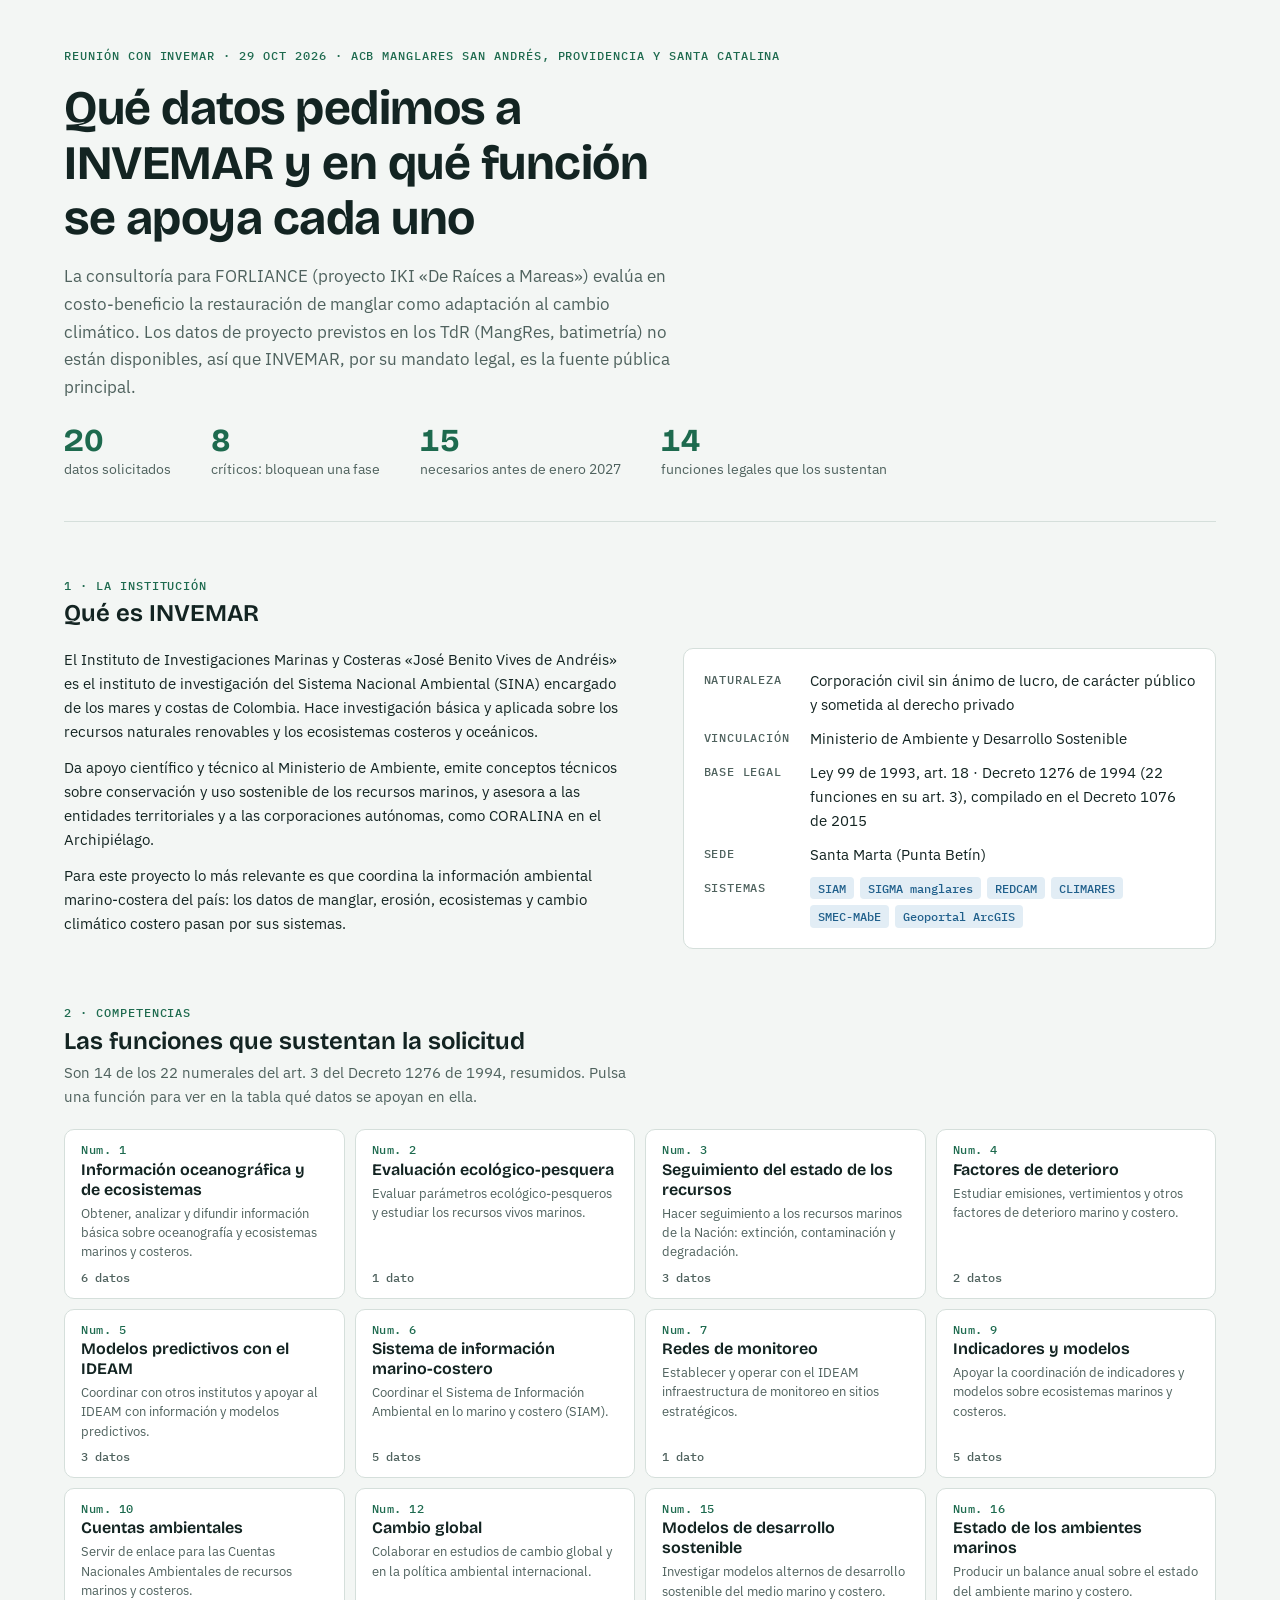
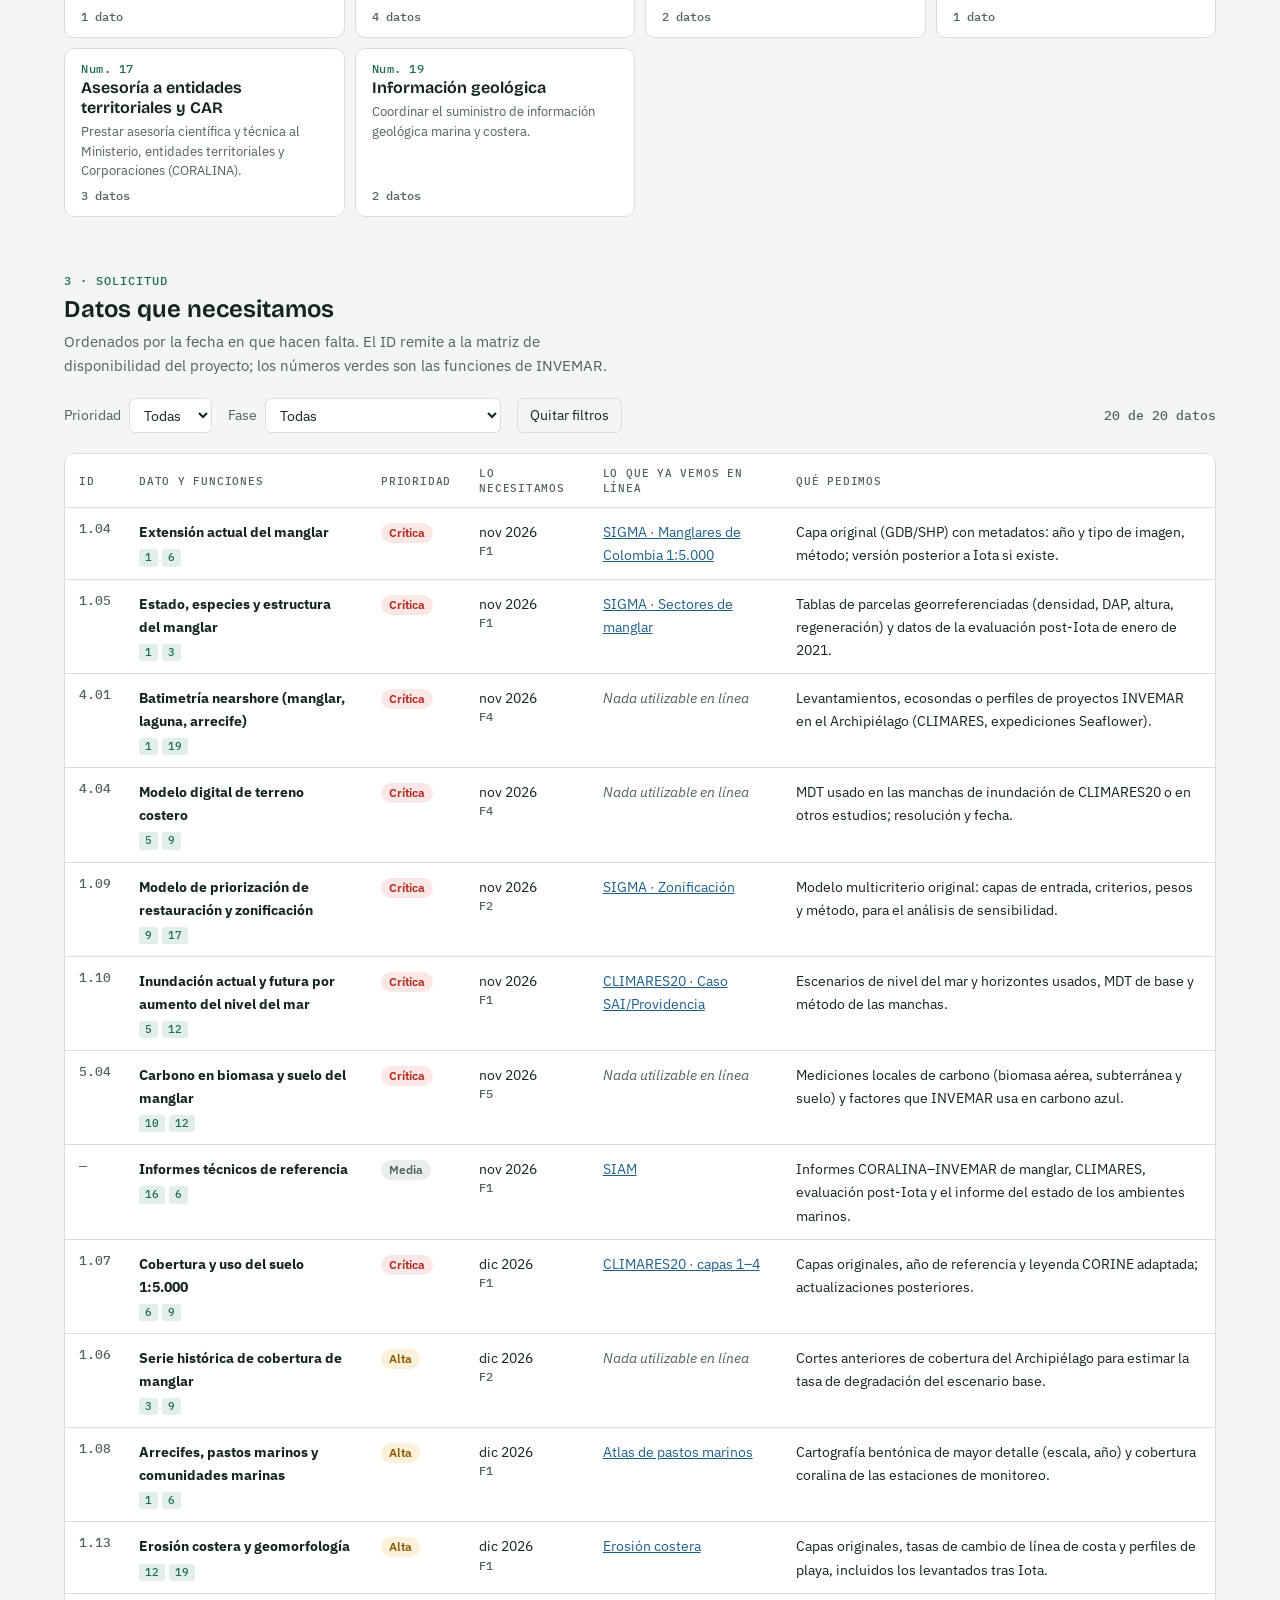
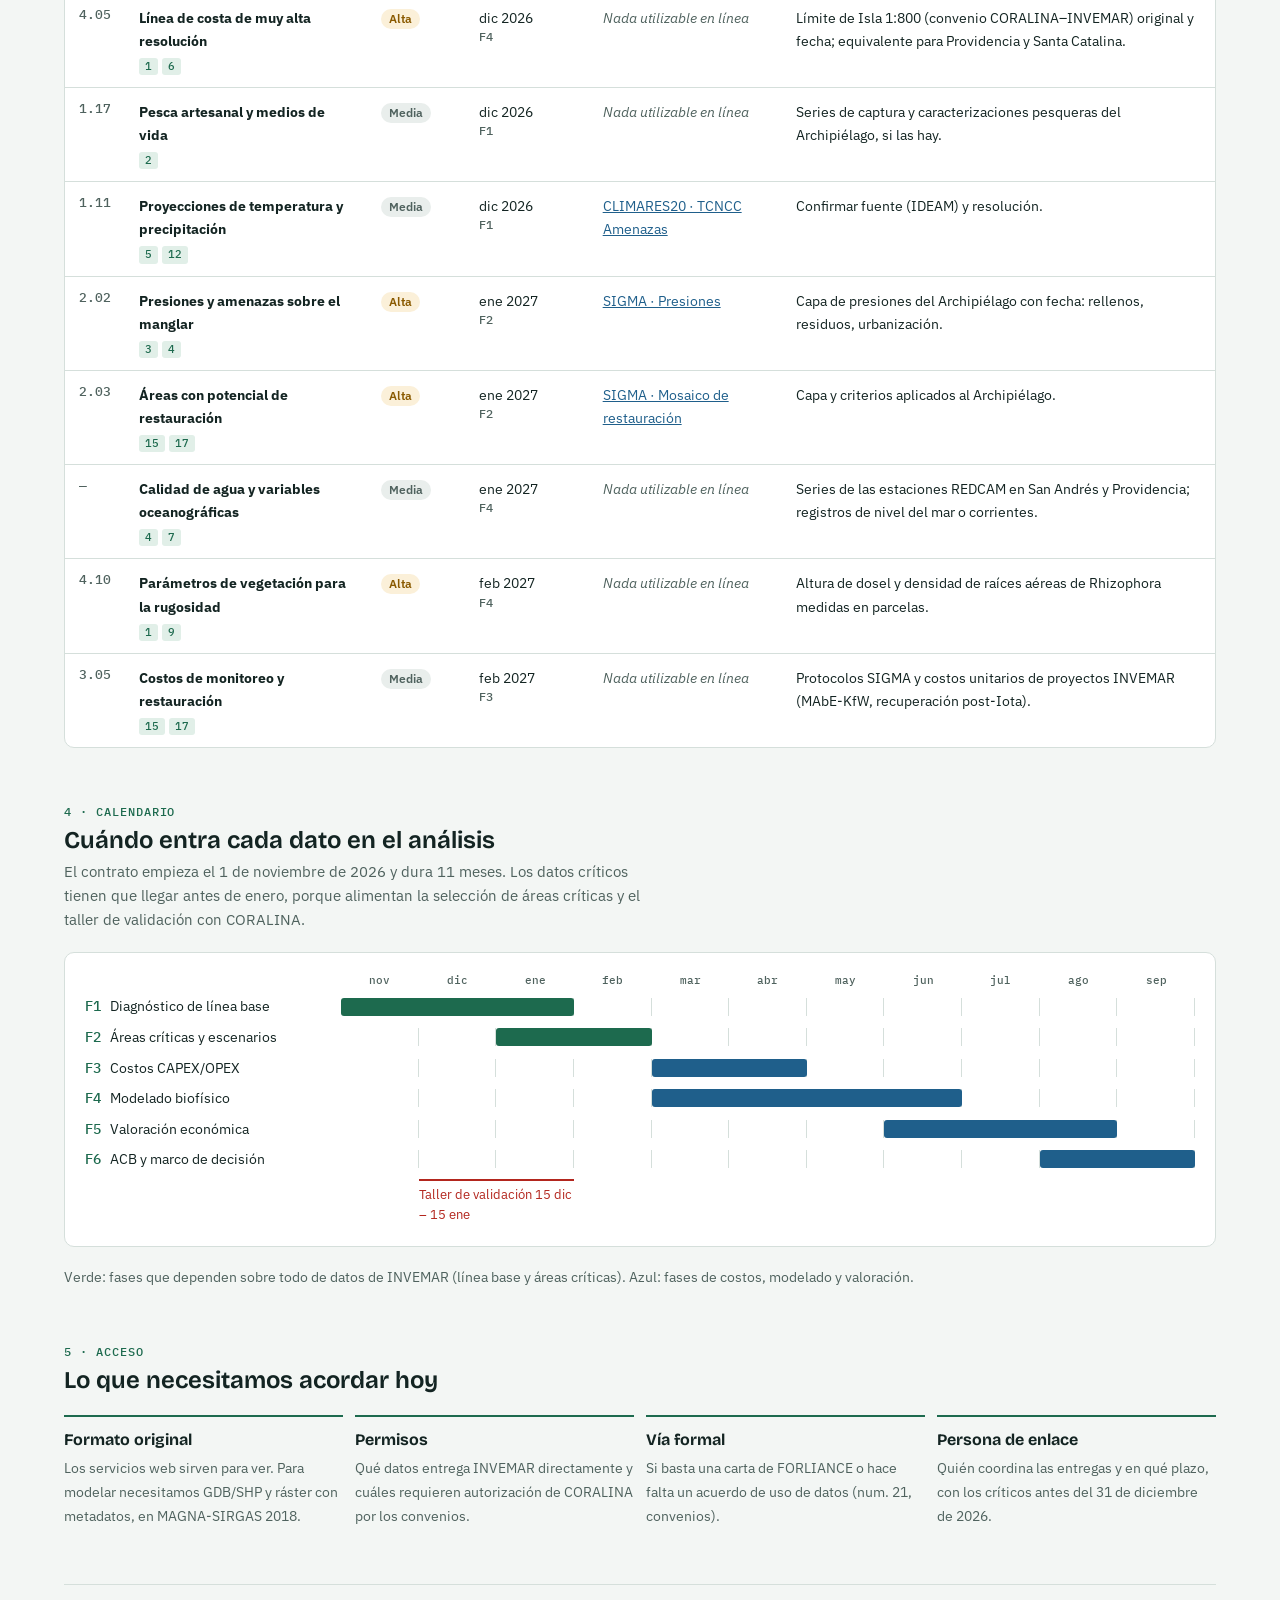
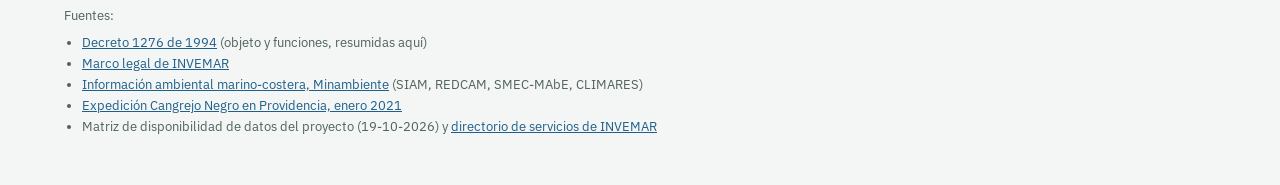
<file: invemar-acb.html>
<!doctype html><html><head><meta charset=utf8><meta name=viewport content="width=device-width,initial-scale=1,viewport-fit=cover"><style>:root{color-scheme:light;box-sizing:border-box;padding-top:env(safe-area-inset-top,0px);padding-bottom:env(safe-area-inset-bottom,0px)}html{scroll-padding-top:env(safe-area-inset-top,0px)}body{margin:0;padding:0;font:14px -apple-system,BlinkMacSystemFont,sans-serif;background:#fff;color:#000}img{max-width:100%}[hidden]:not([hidden=until-found i]){display:none!important}</style></head><body>
<title>INVEMAR y el ACB de manglares</title>
<meta name="claude:viewport-fit-sides" content="cover">
<link rel="stylesheet" href="https://fonts.googleapis.com/css2?family=Bricolage+Grotesque:opsz,wght@12..96,500;12..96,650;12..96,700&family=IBM+Plex+Mono:wght@500&family=IBM+Plex+Sans:ital,wght@0,400;0,600;1,400&display=swap">
<style>
/* Layout: una columna de lectura de 72rem; bandas de sección separadas por regla, tabla filtrable al centro */
:root{
  --bg:#f3f6f4; --surface:#ffffff; --ink:#132422; --muted:#4f625e; --line:#d5dfdb;
  --mangle:#1d6a4e; --mangle-soft:#e1efe8; --tide:#1f5f8b; --tide-soft:#e2edf5;
  --crit:#b3261e; --crit-soft:#fbe7e5; --alta:#8a5a00; --alta-soft:#fbf0d9; --media:#4f625e; --media-soft:#e9eeec;
  --f-display:"Bricolage Grotesque", "Segoe UI", system-ui, sans-serif;
  --f-body:"IBM Plex Sans", "Segoe UI", system-ui, sans-serif;
  --f-mono:"IBM Plex Mono", ui-monospace, Menlo, monospace;
}
@media (prefers-color-scheme: dark){:root:not([data-theme="light"]){
  --bg:#0f1817; --surface:#16211f; --ink:#e4ece9; --muted:#9db0ab; --line:#2a3a37;
  --mangle:#5fc49b; --mangle-soft:#173228; --tide:#7ab7e3; --tide-soft:#16293a;
  --crit:#ff8a80; --crit-soft:#3a1916; --alta:#f0c060; --alta-soft:#33280f; --media:#a9bab6; --media-soft:#22302d;
  color-scheme:dark}}
:root[data-theme="dark"]{
  --bg:#0f1817; --surface:#16211f; --ink:#e4ece9; --muted:#9db0ab; --line:#2a3a37;
  --mangle:#5fc49b; --mangle-soft:#173228; --tide:#7ab7e3; --tide-soft:#16293a;
  --crit:#ff8a80; --crit-soft:#3a1916; --alta:#f0c060; --alta-soft:#33280f; --media:#a9bab6; --media-soft:#22302d;
  color-scheme:dark}
*{box-sizing:border-box}
body{background:var(--bg);color:var(--ink);font:15px/1.6 var(--f-body);
  padding-left:max(16px,env(safe-area-inset-left,0px));padding-right:max(16px,env(safe-area-inset-right,0px));padding-block:0 48px}
.wrap{max-width:72rem;margin:0 auto;display:grid;gap:56px}
a{color:var(--tide)} a:focus-visible,button:focus-visible,select:focus-visible{outline:2px solid var(--tide);outline-offset:2px}
h1,h2,h3{font-family:var(--f-display);text-wrap:balance;margin:0;line-height:1.15}
h1{font-size:clamp(1.9rem,4.4vw,3rem);font-weight:700;letter-spacing:-.01em;max-width:22ch}
h2{font-size:1.5rem;font-weight:650}
.eyebrow{font:500 .75rem/1.4 var(--f-mono);text-transform:uppercase;letter-spacing:.08em;color:var(--mangle)}
.lead{font-size:1.08rem;color:var(--muted);max-width:62ch;margin:0}
header{padding-top:48px;display:grid;gap:16px;border-bottom:1px solid var(--line);padding-bottom:40px}
.stats{display:flex;flex-wrap:wrap;gap:12px 40px;margin-top:8px}
.stat b{display:block;font:700 2rem/1 var(--f-display);color:var(--mangle);font-variant-numeric:tabular-nums}
.stat span{font-size:.85rem;color:var(--muted)}
section{display:grid;gap:20px}
.sec-head{display:grid;gap:6px}
.sec-head p{margin:0;color:var(--muted);max-width:64ch}
/* qué es */
.about{display:grid;grid-template-columns:minmax(0,1.1fr) minmax(0,1fr);gap:32px}
.about p{margin:0 0 12px;max-width:62ch}
dl.facts{margin:0;display:grid;grid-template-columns:max-content minmax(0,1fr);gap:10px 20px;
  background:var(--surface);border:1px solid var(--line);border-radius:10px;padding:20px}
dl.facts dt{font:500 .72rem/1.6 var(--f-mono);text-transform:uppercase;letter-spacing:.07em;color:var(--muted);padding-top:2px}
dl.facts dd{margin:0}
.systems{display:flex;flex-wrap:wrap;gap:6px}
.sys{font:500 .78rem/1 var(--f-mono);padding:5px 8px;border-radius:4px;background:var(--tide-soft);color:var(--tide)}
/* competencias */
.comps{display:grid;grid-template-columns:repeat(auto-fill,minmax(15.5rem,1fr));gap:10px}
.comp{all:unset;cursor:pointer;display:grid;grid-template-rows:auto auto 1fr auto;gap:4px;padding:14px 16px;
  background:var(--surface);border:1px solid var(--line);border-radius:10px;transition:border-color .15s,background .15s}
.comp:hover{border-color:var(--mangle)}
.comp[aria-pressed="true"]{background:var(--mangle-soft);border-color:var(--mangle)}
.comp .num{font:500 .72rem/1 var(--f-mono);color:var(--mangle);letter-spacing:.05em}
.comp .ct{font:650 1rem/1.25 var(--f-display)}
.comp .cd{font-size:.83rem;color:var(--muted);line-height:1.45}
.comp .cc{font:500 .75rem/1 var(--f-mono);color:var(--muted);margin-top:6px}
/* filtros + tabla */
.filters{display:flex;flex-wrap:wrap;gap:10px 16px;align-items:center}
.filters label{font-size:.85rem;color:var(--muted);display:flex;gap:8px;align-items:center}
select{font:inherit;font-size:.9rem;padding:6px 10px;border-radius:6px;border:1px solid var(--line);background:var(--surface);color:var(--ink)}
.clear{font:inherit;font-size:.85rem;background:none;border:1px solid var(--line);color:var(--ink);border-radius:6px;padding:6px 12px;cursor:pointer}
.clear:hover{border-color:var(--mangle)}
.shown{font:500 .8rem var(--f-mono);color:var(--muted);margin-left:auto}
.tablebox{overflow-x:auto;background:var(--surface);border:1px solid var(--line);border-radius:10px}
table{width:100%;border-collapse:collapse;min-width:58rem;font-size:.9rem}
th{text-align:left;font:500 .7rem/1.3 var(--f-mono);text-transform:uppercase;letter-spacing:.07em;color:var(--muted);
  padding:12px 14px;border-bottom:1px solid var(--line);background:var(--surface);position:sticky;top:0}
td{padding:12px 14px;border-bottom:1px solid var(--line);vertical-align:top}
tr:last-child td{border-bottom:0}
td.id{font:500 .8rem var(--f-mono);color:var(--muted);white-space:nowrap}
td.when{white-space:nowrap;font-variant-numeric:tabular-nums}
td.when small{display:block;font:500 .72rem var(--f-mono);color:var(--muted)}
.tags{display:flex;gap:4px;margin-top:6px;flex-wrap:wrap}
.tag{font:500 .7rem/1 var(--f-mono);padding:3px 6px;border-radius:3px;background:var(--mangle-soft);color:var(--mangle)}
.tag.hit{background:var(--mangle);color:var(--surface)}
.pill{display:inline-block;font:600 .75rem/1 var(--f-body);padding:4px 8px;border-radius:999px;white-space:nowrap}
.p-crí{background:var(--crit-soft);color:var(--crit)} .p-alt{background:var(--alta-soft);color:var(--alta)} .p-med{background:var(--media-soft);color:var(--media)}
.none{color:var(--muted);font-style:italic}
.empty{padding:24px;color:var(--muted);text-align:center}
/* gantt */
.gantt{display:grid;grid-template-columns:minmax(0,15rem) minmax(0,1fr);gap:8px 16px;align-items:center;
  background:var(--surface);border:1px solid var(--line);border-radius:10px;padding:20px}
.glabel{font-size:.88rem} .glabel b{font-family:var(--f-mono);font-weight:500;color:var(--mangle);margin-right:6px}
.gtrack,.gmonths{display:grid;grid-template-columns:repeat(11,1fr);position:relative}
.gtrack{height:18px;background:repeating-linear-gradient(90deg,transparent 0 calc(100%/11 - 1px),var(--line) calc(100%/11 - 1px) calc(100%/11))}
.gbar{height:100%;border-radius:3px;background:var(--tide)}
.gF1,.gF2{background:var(--mangle)}
.gmonths span{font:500 .7rem var(--f-mono);color:var(--muted);text-align:center}
.gnote{grid-column:2;display:grid;grid-template-columns:repeat(11,1fr);font-size:.8rem;color:var(--muted)}
.gnote .mk{grid-column:2 / 4;border-top:2px solid var(--crit);padding-top:4px;color:var(--crit)}
.legend{font-size:.85rem;color:var(--muted);margin:0}
/* acceso */
.ask{display:grid;grid-template-columns:repeat(auto-fit,minmax(16rem,1fr));gap:12px;margin:0;padding:0;list-style:none}
.ask li{border-top:2px solid var(--mangle);padding-top:10px}
.ask b{display:block;font-family:var(--f-display);font-size:1rem;margin-bottom:4px}
.ask span{color:var(--muted);font-size:.9rem}
footer{border-top:1px solid var(--line);padding-top:20px;font-size:.82rem;color:var(--muted)}
footer ul{margin:6px 0 0;padding-left:18px}
@media (max-width:760px){
  .about{grid-template-columns:1fr}
  .gantt{grid-template-columns:1fr} .gnote{grid-column:1}
  .shown{margin-left:0;width:100%}
}
@media (prefers-reduced-motion:reduce){*{transition:none!important}}
</style>
<div class="wrap">
<header>
  <span class="eyebrow">Reunión con INVEMAR · 29 oct 2026 · ACB manglares San Andrés, Providencia y Santa Catalina</span>
  <h1>Qué datos pedimos a INVEMAR y en qué función se apoya cada uno</h1>
  <p class="lead">La consultoría para FORLIANCE (proyecto IKI «De Raíces a Mareas») evalúa en costo-beneficio la restauración de manglar como adaptación al cambio climático. Los datos de proyecto previstos en los TdR (MangRes, batimetría) no están disponibles, así que INVEMAR, por su mandato legal, es la fuente pública principal.</p>
  <div class="stats">
    <div class="stat"><b>20</b><span>datos solicitados</span></div>
    <div class="stat"><b>8</b><span>críticos: bloquean una fase</span></div>
    <div class="stat"><b>15</b><span>necesarios antes de enero 2027</span></div>
    <div class="stat"><b>14</b><span>funciones legales que los sustentan</span></div>
  </div>
</header>

<section aria-labelledby="h-que">
  <div class="sec-head"><span class="eyebrow">1 · La institución</span><h2 id="h-que">Qué es INVEMAR</h2></div>
  <div class="about">
    <div>
      <p>El Instituto de Investigaciones Marinas y Costeras «José Benito Vives de Andréis» es el instituto de investigación del Sistema Nacional Ambiental (SINA) encargado de los mares y costas de Colombia. Hace investigación básica y aplicada sobre los recursos naturales renovables y los ecosistemas costeros y oceánicos.</p>
      <p>Da apoyo científico y técnico al Ministerio de Ambiente, emite conceptos técnicos sobre conservación y uso sostenible de los recursos marinos, y asesora a las entidades territoriales y a las corporaciones autónomas, como CORALINA en el Archipiélago.</p>
      <p>Para este proyecto lo más relevante es que coordina la información ambiental marino-costera del país: los datos de manglar, erosión, ecosistemas y cambio climático costero pasan por sus sistemas.</p>
    </div>
    <dl class="facts">
      <dt>Naturaleza</dt><dd>Corporación civil sin ánimo de lucro, de carácter público y sometida al derecho privado</dd>
      <dt>Vinculación</dt><dd>Ministerio de Ambiente y Desarrollo Sostenible</dd>
      <dt>Base legal</dt><dd>Ley 99 de 1993, art. 18 · Decreto 1276 de 1994 (22 funciones en su art. 3), compilado en el Decreto 1076 de 2015</dd>
      <dt>Sede</dt><dd>Santa Marta (Punta Betín)</dd>
      <dt>Sistemas</dt><dd><div class="systems"><span class="sys">SIAM</span><span class="sys">SIGMA manglares</span><span class="sys">REDCAM</span><span class="sys">CLIMARES</span><span class="sys">SMEC-MAbE</span><span class="sys">Geoportal ArcGIS</span></div></dd>
    </dl>
  </div>
</section>

<section aria-labelledby="h-comp">
  <div class="sec-head"><span class="eyebrow">2 · Competencias</span><h2 id="h-comp">Las funciones que sustentan la solicitud</h2>
  <p>Son 14 de los 22 numerales del art. 3 del Decreto 1276 de 1994, resumidos. Pulsa una función para ver en la tabla qué datos se apoyan en ella.</p></div>
  <div class="comps"><button type="button" class="comp" id="comp-1" data-c="1" aria-pressed="false"><span class="num">Num. 1</span><span class="ct">Información oceanográfica y de ecosistemas</span><span class="cd">Obtener, analizar y difundir información básica sobre oceanografía y ecosistemas marinos y costeros.</span><span class="cc">6 datos</span></button><button type="button" class="comp" id="comp-2" data-c="2" aria-pressed="false"><span class="num">Num. 2</span><span class="ct">Evaluación ecológico-pesquera</span><span class="cd">Evaluar parámetros ecológico-pesqueros y estudiar los recursos vivos marinos.</span><span class="cc">1 dato</span></button><button type="button" class="comp" id="comp-3" data-c="3" aria-pressed="false"><span class="num">Num. 3</span><span class="ct">Seguimiento del estado de los recursos</span><span class="cd">Hacer seguimiento a los recursos marinos de la Nación: extinción, contaminación y degradación.</span><span class="cc">3 datos</span></button><button type="button" class="comp" id="comp-4" data-c="4" aria-pressed="false"><span class="num">Num. 4</span><span class="ct">Factores de deterioro</span><span class="cd">Estudiar emisiones, vertimientos y otros factores de deterioro marino y costero.</span><span class="cc">2 datos</span></button><button type="button" class="comp" id="comp-5" data-c="5" aria-pressed="false"><span class="num">Num. 5</span><span class="ct">Modelos predictivos con el IDEAM</span><span class="cd">Coordinar con otros institutos y apoyar al IDEAM con información y modelos predictivos.</span><span class="cc">3 datos</span></button><button type="button" class="comp" id="comp-6" data-c="6" aria-pressed="false"><span class="num">Num. 6</span><span class="ct">Sistema de información marino-costero</span><span class="cd">Coordinar el Sistema de Información Ambiental en lo marino y costero (SIAM).</span><span class="cc">5 datos</span></button><button type="button" class="comp" id="comp-7" data-c="7" aria-pressed="false"><span class="num">Num. 7</span><span class="ct">Redes de monitoreo</span><span class="cd">Establecer y operar con el IDEAM infraestructura de monitoreo en sitios estratégicos.</span><span class="cc">1 dato</span></button><button type="button" class="comp" id="comp-9" data-c="9" aria-pressed="false"><span class="num">Num. 9</span><span class="ct">Indicadores y modelos</span><span class="cd">Apoyar la coordinación de indicadores y modelos sobre ecosistemas marinos y costeros.</span><span class="cc">5 datos</span></button><button type="button" class="comp" id="comp-10" data-c="10" aria-pressed="false"><span class="num">Num. 10</span><span class="ct">Cuentas ambientales</span><span class="cd">Servir de enlace para las Cuentas Nacionales Ambientales de recursos marinos y costeros.</span><span class="cc">1 dato</span></button><button type="button" class="comp" id="comp-12" data-c="12" aria-pressed="false"><span class="num">Num. 12</span><span class="ct">Cambio global</span><span class="cd">Colaborar en estudios de cambio global y en la política ambiental internacional.</span><span class="cc">4 datos</span></button><button type="button" class="comp" id="comp-15" data-c="15" aria-pressed="false"><span class="num">Num. 15</span><span class="ct">Modelos de desarrollo sostenible</span><span class="cd">Investigar modelos alternos de desarrollo sostenible del medio marino y costero.</span><span class="cc">2 datos</span></button><button type="button" class="comp" id="comp-16" data-c="16" aria-pressed="false"><span class="num">Num. 16</span><span class="ct">Estado de los ambientes marinos</span><span class="cd">Producir un balance anual sobre el estado del ambiente marino y costero.</span><span class="cc">1 dato</span></button><button type="button" class="comp" id="comp-17" data-c="17" aria-pressed="false"><span class="num">Num. 17</span><span class="ct">Asesoría a entidades territoriales y CAR</span><span class="cd">Prestar asesoría científica y técnica al Ministerio, entidades territoriales y Corporaciones (CORALINA).</span><span class="cc">3 datos</span></button><button type="button" class="comp" id="comp-19" data-c="19" aria-pressed="false"><span class="num">Num. 19</span><span class="ct">Información geológica</span><span class="cd">Coordinar el suministro de información geológica marina y costera.</span><span class="cc">2 datos</span></button></div>
</section>

<section aria-labelledby="h-datos" id="datos">
  <div class="sec-head"><span class="eyebrow">3 · Solicitud</span><h2 id="h-datos">Datos que necesitamos</h2>
  <p>Ordenados por la fecha en que hacen falta. El ID remite a la matriz de disponibilidad del proyecto; los números verdes son las funciones de INVEMAR.</p></div>
  <div class="filters">
    <label for="fprio">Prioridad <select id="fprio"><option value="">Todas</option><option>Crítica</option><option>Alta</option><option>Media</option></select></label>
    <label for="ffase">Fase <select id="ffase"><option value="">Todas</option><option value="F1">F1 · Diagnóstico de línea base</option><option value="F2">F2 · Áreas críticas y escenarios</option><option value="F3">F3 · Costos CAPEX/OPEX</option><option value="F4">F4 · Modelado biofísico</option><option value="F5">F5 · Valoración económica</option><option value="F6">F6 · ACB y marco de decisión</option></select></label>
    <button type="button" class="clear" id="clear">Quitar filtros</button>
    <span class="shown" id="shown" aria-live="polite"></span>
  </div>
  <div class="tablebox">
    <table>
      <thead><tr><th>ID</th><th>Dato y funciones</th><th>Prioridad</th><th>Lo necesitamos</th><th>Lo que ya vemos en línea</th><th>Qué pedimos</th></tr></thead>
      <tbody><tr data-c="1,6" data-p="Crítica" data-f="F1"><td class="id">1.04</td><td><strong>Extensión actual del manglar</strong><div class="tags"><span class="tag" title="Información oceanográfica y de ecosistemas">1</span><span class="tag" title="Sistema de información marino-costero">6</span></div></td><td><span class="pill p-crí">Crítica</span></td><td class="when">nov 2026<small>F1</small></td><td><a href="https://gis.invemar.org.co/arcgis/rest/services/SIGMA/MANGLARES_COLOMBIA/MapServer" target="_blank" rel="noopener">SIGMA · Manglares de Colombia 1:5.000</a></td><td>Capa original (GDB/SHP) con metadatos: año y tipo de imagen, método; versión posterior a Iota si existe.</td></tr><tr data-c="1,3" data-p="Crítica" data-f="F1"><td class="id">1.05</td><td><strong>Estado, especies y estructura del manglar</strong><div class="tags"><span class="tag" title="Información oceanográfica y de ecosistemas">1</span><span class="tag" title="Seguimiento del estado de los recursos">3</span></div></td><td><span class="pill p-crí">Crítica</span></td><td class="when">nov 2026<small>F1</small></td><td><a href="https://gis.invemar.org.co/arcgis/rest/services/SIGMA/SECTORES_MANGLARES/MapServer" target="_blank" rel="noopener">SIGMA · Sectores de manglar</a></td><td>Tablas de parcelas georreferenciadas (densidad, DAP, altura, regeneración) y datos de la evaluación post-Iota de enero de 2021.</td></tr><tr data-c="1,19" data-p="Crítica" data-f="F4"><td class="id">4.01</td><td><strong>Batimetría nearshore (manglar, laguna, arrecife)</strong><div class="tags"><span class="tag" title="Información oceanográfica y de ecosistemas">1</span><span class="tag" title="Información geológica">19</span></div></td><td><span class="pill p-crí">Crítica</span></td><td class="when">nov 2026<small>F4</small></td><td><span class="none">Nada utilizable en línea</span></td><td>Levantamientos, ecosondas o perfiles de proyectos INVEMAR en el Archipiélago (CLIMARES, expediciones Seaflower).</td></tr><tr data-c="5,9" data-p="Crítica" data-f="F4"><td class="id">4.04</td><td><strong>Modelo digital de terreno costero</strong><div class="tags"><span class="tag" title="Modelos predictivos con el IDEAM">5</span><span class="tag" title="Indicadores y modelos">9</span></div></td><td><span class="pill p-crí">Crítica</span></td><td class="when">nov 2026<small>F4</small></td><td><span class="none">Nada utilizable en línea</span></td><td>MDT usado en las manchas de inundación de CLIMARES20 o en otros estudios; resolución y fecha.</td></tr><tr data-c="9,17" data-p="Crítica" data-f="F2"><td class="id">1.09</td><td><strong>Modelo de priorización de restauración y zonificación</strong><div class="tags"><span class="tag" title="Indicadores y modelos">9</span><span class="tag" title="Asesoría a entidades territoriales y CAR">17</span></div></td><td><span class="pill p-crí">Crítica</span></td><td class="when">nov 2026<small>F2</small></td><td><a href="https://gis.invemar.org.co/arcgis/rest/services/SIGMA/ZONIFICACION/MapServer" target="_blank" rel="noopener">SIGMA · Zonificación</a></td><td>Modelo multicriterio original: capas de entrada, criterios, pesos y método, para el análisis de sensibilidad.</td></tr><tr data-c="5,12" data-p="Crítica" data-f="F1"><td class="id">1.10</td><td><strong>Inundación actual y futura por aumento del nivel del mar</strong><div class="tags"><span class="tag" title="Modelos predictivos con el IDEAM">5</span><span class="tag" title="Cambio global">12</span></div></td><td><span class="pill p-crí">Crítica</span></td><td class="when">nov 2026<small>F1</small></td><td><a href="https://gis.invemar.org.co/arcgis/rest/services/CLIMARES20/CLIMARES20_TM_Caso_SAI_Providencia/MapServer" target="_blank" rel="noopener">CLIMARES20 · Caso SAI/Providencia</a></td><td>Escenarios de nivel del mar y horizontes usados, MDT de base y método de las manchas.</td></tr><tr data-c="10,12" data-p="Crítica" data-f="F5"><td class="id">5.04</td><td><strong>Carbono en biomasa y suelo del manglar</strong><div class="tags"><span class="tag" title="Cuentas ambientales">10</span><span class="tag" title="Cambio global">12</span></div></td><td><span class="pill p-crí">Crítica</span></td><td class="when">nov 2026<small>F5</small></td><td><span class="none">Nada utilizable en línea</span></td><td>Mediciones locales de carbono (biomasa aérea, subterránea y suelo) y factores que INVEMAR usa en carbono azul.</td></tr><tr data-c="16,6" data-p="Media" data-f="F1"><td class="id">—</td><td><strong>Informes técnicos de referencia</strong><div class="tags"><span class="tag" title="Estado de los ambientes marinos">16</span><span class="tag" title="Sistema de información marino-costero">6</span></div></td><td><span class="pill p-med">Media</span></td><td class="when">nov 2026<small>F1</small></td><td><a href="https://siam.invemar.org.co/" target="_blank" rel="noopener">SIAM</a></td><td>Informes CORALINA–INVEMAR de manglar, CLIMARES, evaluación post-Iota y el informe del estado de los ambientes marinos.</td></tr><tr data-c="6,9" data-p="Crítica" data-f="F1"><td class="id">1.07</td><td><strong>Cobertura y uso del suelo 1:5.000</strong><div class="tags"><span class="tag" title="Sistema de información marino-costero">6</span><span class="tag" title="Indicadores y modelos">9</span></div></td><td><span class="pill p-crí">Crítica</span></td><td class="when">dic 2026<small>F1</small></td><td><a href="https://gis.invemar.org.co/arcgis/rest/services/CLIMARES20/CLIMARES20_TM_Caso_SAI_Providencia/MapServer" target="_blank" rel="noopener">CLIMARES20 · capas 1–4</a></td><td>Capas originales, año de referencia y leyenda CORINE adaptada; actualizaciones posteriores.</td></tr><tr data-c="3,9" data-p="Alta" data-f="F2"><td class="id">1.06</td><td><strong>Serie histórica de cobertura de manglar</strong><div class="tags"><span class="tag" title="Seguimiento del estado de los recursos">3</span><span class="tag" title="Indicadores y modelos">9</span></div></td><td><span class="pill p-alt">Alta</span></td><td class="when">dic 2026<small>F2</small></td><td><span class="none">Nada utilizable en línea</span></td><td>Cortes anteriores de cobertura del Archipiélago para estimar la tasa de degradación del escenario base.</td></tr><tr data-c="1,6" data-p="Alta" data-f="F1"><td class="id">1.08</td><td><strong>Arrecifes, pastos marinos y comunidades marinas</strong><div class="tags"><span class="tag" title="Información oceanográfica y de ecosistemas">1</span><span class="tag" title="Sistema de información marino-costero">6</span></div></td><td><span class="pill p-alt">Alta</span></td><td class="when">dic 2026<small>F1</small></td><td><a href="https://gis.invemar.org.co/arcgis/rest/services/PastosMarinos/Atlas_pastos_Marinos/MapServer" target="_blank" rel="noopener">Atlas de pastos marinos</a></td><td>Cartografía bentónica de mayor detalle (escala, año) y cobertura coralina de las estaciones de monitoreo.</td></tr><tr data-c="12,19" data-p="Alta" data-f="F1"><td class="id">1.13</td><td><strong>Erosión costera y geomorfología</strong><div class="tags"><span class="tag" title="Cambio global">12</span><span class="tag" title="Información geológica">19</span></div></td><td><span class="pill p-alt">Alta</span></td><td class="when">dic 2026<small>F1</small></td><td><a href="https://gis.invemar.org.co/arcgis/rest/services/ErosionCostera/1_TM_ErosionCostera/MapServer" target="_blank" rel="noopener">Erosión costera</a></td><td>Capas originales, tasas de cambio de línea de costa y perfiles de playa, incluidos los levantados tras Iota.</td></tr><tr data-c="1,6" data-p="Alta" data-f="F4"><td class="id">4.05</td><td><strong>Línea de costa de muy alta resolución</strong><div class="tags"><span class="tag" title="Información oceanográfica y de ecosistemas">1</span><span class="tag" title="Sistema de información marino-costero">6</span></div></td><td><span class="pill p-alt">Alta</span></td><td class="when">dic 2026<small>F4</small></td><td><span class="none">Nada utilizable en línea</span></td><td>Límite de Isla 1:800 (convenio CORALINA–INVEMAR) original y fecha; equivalente para Providencia y Santa Catalina.</td></tr><tr data-c="2" data-p="Media" data-f="F1"><td class="id">1.17</td><td><strong>Pesca artesanal y medios de vida</strong><div class="tags"><span class="tag" title="Evaluación ecológico-pesquera">2</span></div></td><td><span class="pill p-med">Media</span></td><td class="when">dic 2026<small>F1</small></td><td><span class="none">Nada utilizable en línea</span></td><td>Series de captura y caracterizaciones pesqueras del Archipiélago, si las hay.</td></tr><tr data-c="5,12" data-p="Media" data-f="F1"><td class="id">1.11</td><td><strong>Proyecciones de temperatura y precipitación</strong><div class="tags"><span class="tag" title="Modelos predictivos con el IDEAM">5</span><span class="tag" title="Cambio global">12</span></div></td><td><span class="pill p-med">Media</span></td><td class="when">dic 2026<small>F1</small></td><td><a href="https://gis.invemar.org.co/arcgis/rest/services/CLIMARES20/CLIMARES20_TM_TCNCC_Amenazas/MapServer" target="_blank" rel="noopener">CLIMARES20 · TCNCC Amenazas</a></td><td>Confirmar fuente (IDEAM) y resolución.</td></tr><tr data-c="3,4" data-p="Alta" data-f="F2"><td class="id">2.02</td><td><strong>Presiones y amenazas sobre el manglar</strong><div class="tags"><span class="tag" title="Seguimiento del estado de los recursos">3</span><span class="tag" title="Factores de deterioro">4</span></div></td><td><span class="pill p-alt">Alta</span></td><td class="when">ene 2027<small>F2</small></td><td><a href="https://gis.invemar.org.co/arcgis/rest/services/SIGMA/PRESIONES/MapServer" target="_blank" rel="noopener">SIGMA · Presiones</a></td><td>Capa de presiones del Archipiélago con fecha: rellenos, residuos, urbanización.</td></tr><tr data-c="15,17" data-p="Alta" data-f="F2"><td class="id">2.03</td><td><strong>Áreas con potencial de restauración</strong><div class="tags"><span class="tag" title="Modelos de desarrollo sostenible">15</span><span class="tag" title="Asesoría a entidades territoriales y CAR">17</span></div></td><td><span class="pill p-alt">Alta</span></td><td class="when">ene 2027<small>F2</small></td><td><a href="https://gis.invemar.org.co/arcgis/rest/services/SIGMA/MOSAICO_RESTAURACION/MapServer" target="_blank" rel="noopener">SIGMA · Mosaico de restauración</a></td><td>Capa y criterios aplicados al Archipiélago.</td></tr><tr data-c="4,7" data-p="Media" data-f="F4"><td class="id">—</td><td><strong>Calidad de agua y variables oceanográficas</strong><div class="tags"><span class="tag" title="Factores de deterioro">4</span><span class="tag" title="Redes de monitoreo">7</span></div></td><td><span class="pill p-med">Media</span></td><td class="when">ene 2027<small>F4</small></td><td><span class="none">Nada utilizable en línea</span></td><td>Series de las estaciones REDCAM en San Andrés y Providencia; registros de nivel del mar o corrientes.</td></tr><tr data-c="1,9" data-p="Alta" data-f="F4"><td class="id">4.10</td><td><strong>Parámetros de vegetación para la rugosidad</strong><div class="tags"><span class="tag" title="Información oceanográfica y de ecosistemas">1</span><span class="tag" title="Indicadores y modelos">9</span></div></td><td><span class="pill p-alt">Alta</span></td><td class="when">feb 2027<small>F4</small></td><td><span class="none">Nada utilizable en línea</span></td><td>Altura de dosel y densidad de raíces aéreas de Rhizophora medidas en parcelas.</td></tr><tr data-c="15,17" data-p="Media" data-f="F3"><td class="id">3.05</td><td><strong>Costos de monitoreo y restauración</strong><div class="tags"><span class="tag" title="Modelos de desarrollo sostenible">15</span><span class="tag" title="Asesoría a entidades territoriales y CAR">17</span></div></td><td><span class="pill p-med">Media</span></td><td class="when">feb 2027<small>F3</small></td><td><span class="none">Nada utilizable en línea</span></td><td>Protocolos SIGMA y costos unitarios de proyectos INVEMAR (MAbE-KfW, recuperación post-Iota).</td></tr></tbody>
    </table>
    <div class="empty" id="empty" hidden>Ningún dato cumple estos filtros. Pulsa «Quitar filtros».</div>
  </div>
</section>

<section aria-labelledby="h-cal">
  <div class="sec-head"><span class="eyebrow">4 · Calendario</span><h2 id="h-cal">Cuándo entra cada dato en el análisis</h2>
  <p>El contrato empieza el 1 de noviembre de 2026 y dura 11 meses. Los datos críticos tienen que llegar antes de enero, porque alimentan la selección de áreas críticas y el taller de validación con CORALINA.</p></div>
  <div class="gantt" role="img" aria-label="Fases del proyecto de noviembre 2026 a septiembre 2027">
    <div></div><div class="gmonths"><span>nov</span><span>dic</span><span>ene</span><span>feb</span><span>mar</span><span>abr</span><span>may</span><span>jun</span><span>jul</span><span>ago</span><span>sep</span></div>
    <div class="glabel"><b>F1</b> Diagnóstico de línea base</div><div class="gtrack"><span class="gbar gF1" style="grid-column:1 / 4"></span></div><div class="glabel"><b>F2</b> Áreas críticas y escenarios</div><div class="gtrack"><span class="gbar gF2" style="grid-column:3 / 5"></span></div><div class="glabel"><b>F3</b> Costos CAPEX/OPEX</div><div class="gtrack"><span class="gbar gF3" style="grid-column:5 / 7"></span></div><div class="glabel"><b>F4</b> Modelado biofísico</div><div class="gtrack"><span class="gbar gF4" style="grid-column:5 / 9"></span></div><div class="glabel"><b>F5</b> Valoración económica</div><div class="gtrack"><span class="gbar gF5" style="grid-column:8 / 11"></span></div><div class="glabel"><b>F6</b> ACB y marco de decisión</div><div class="gtrack"><span class="gbar gF6" style="grid-column:10 / 12"></span></div>
    <div class="gnote"><span class="mk">Taller de validación 15 dic – 15 ene</span></div>
  </div>
  <p class="legend">Verde: fases que dependen sobre todo de datos de INVEMAR (línea base y áreas críticas). Azul: fases de costos, modelado y valoración.</p>
</section>

<section aria-labelledby="h-acc">
  <div class="sec-head"><span class="eyebrow">5 · Acceso</span><h2 id="h-acc">Lo que necesitamos acordar hoy</h2></div>
  <ul class="ask">
    <li><b>Formato original</b><span>Los servicios web sirven para ver. Para modelar necesitamos GDB/SHP y ráster con metadatos, en MAGNA-SIRGAS 2018.</span></li>
    <li><b>Permisos</b><span>Qué datos entrega INVEMAR directamente y cuáles requieren autorización de CORALINA por los convenios.</span></li>
    <li><b>Vía formal</b><span>Si basta una carta de FORLIANCE o hace falta un acuerdo de uso de datos (num. 21, convenios).</span></li>
    <li><b>Persona de enlace</b><span>Quién coordina las entregas y en qué plazo, con los críticos antes del 31 de diciembre de 2026.</span></li>
  </ul>
</section>

<footer>
  Fuentes:
  <ul>
    <li><a href="https://normas.cra.gov.co/gestor/docs/decreto_1276_1994.htm" target="_blank" rel="noopener">Decreto 1276 de 1994</a> (objeto y funciones, resumidas aquí)</li>
    <li><a href="https://portal.invemar.org.co/marco-legal" target="_blank" rel="noopener">Marco legal de INVEMAR</a></li>
    <li><a href="https://www.minambiente.gov.co/asuntos-marinos-costeros-y-recursos-acuaticos/informacion-ambiental-marino-costera/" target="_blank" rel="noopener">Información ambiental marino-costera, Minambiente</a> (SIAM, REDCAM, SMEC-MAbE, CLIMARES)</li>
    <li><a href="https://www.minambiente.gov.co/primera-expedicion-cientifica-en-providencia-dejo-grandes-hallazgos-para-su-recuperacion/" target="_blank" rel="noopener">Expedición Cangrejo Negro en Providencia, enero 2021</a></li>
    <li>Matriz de disponibilidad de datos del proyecto (19-10-2026) y <a href="https://gis.invemar.org.co/arcgis/rest/services" target="_blank" rel="noopener">directorio de servicios de INVEMAR</a></li>
  </ul>
</footer>
</div>
<script>
(() => {
  const rows = [...document.querySelectorAll('tbody tr[data-c]')];
  const comps = [...document.querySelectorAll('.comp')];
  const fp = document.getElementById('fprio'), ff = document.getElementById('ffase');
  const shown = document.getElementById('shown'), empty = document.getElementById('empty');
  const active = new Set();
  function apply(){
    let n = 0;
    rows.forEach(r => {
      const cs = r.dataset.c.split(',');
      const okC = !active.size || cs.some(c => active.has(c));
      const okP = !fp.value || r.dataset.p === fp.value;
      const okF = !ff.value || r.dataset.f === ff.value;
      r.hidden = !(okC && okP && okF);
      if (!r.hidden) n++;
      r.querySelectorAll('.tag').forEach(t => t.classList.toggle('hit', active.has(t.textContent)));
    });
    shown.textContent = n + ' de ' + rows.length + ' datos';
    empty.hidden = n > 0;
  }
  comps.forEach(b => b.addEventListener('click', () => {
    const c = b.dataset.c;
    active.has(c) ? active.delete(c) : active.add(c);
    b.setAttribute('aria-pressed', active.has(c));
    apply();
    if (active.has(c)) document.getElementById('datos').scrollIntoView({behavior: matchMedia('(prefers-reduced-motion: reduce)').matches ? 'auto' : 'smooth', block: 'start'});
  }));
  fp.addEventListener('change', apply); ff.addEventListener('change', apply);
  document.getElementById('clear').addEventListener('click', () => {
    active.clear(); comps.forEach(b => b.setAttribute('aria-pressed', 'false'));
    fp.value = ''; ff.value = ''; apply();
  });
  apply();
})();
</script>

</body></html>
</file>
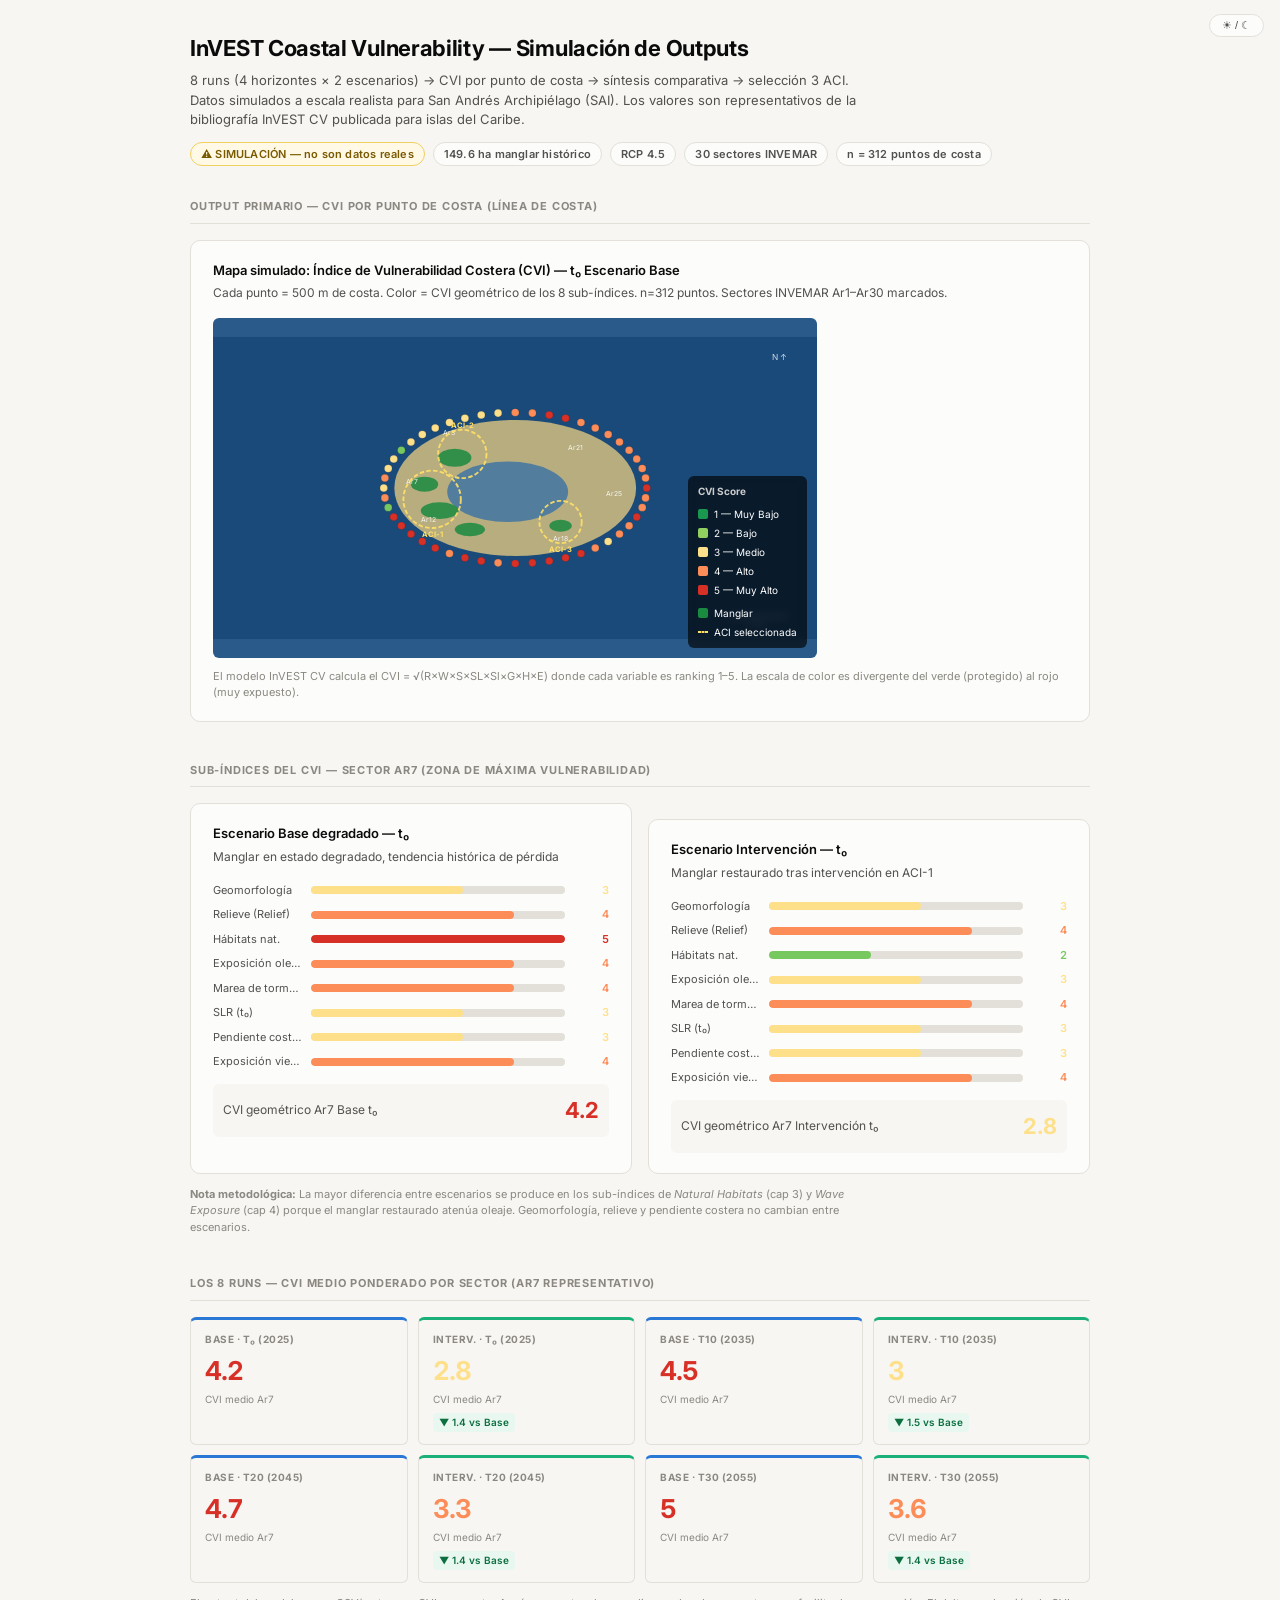
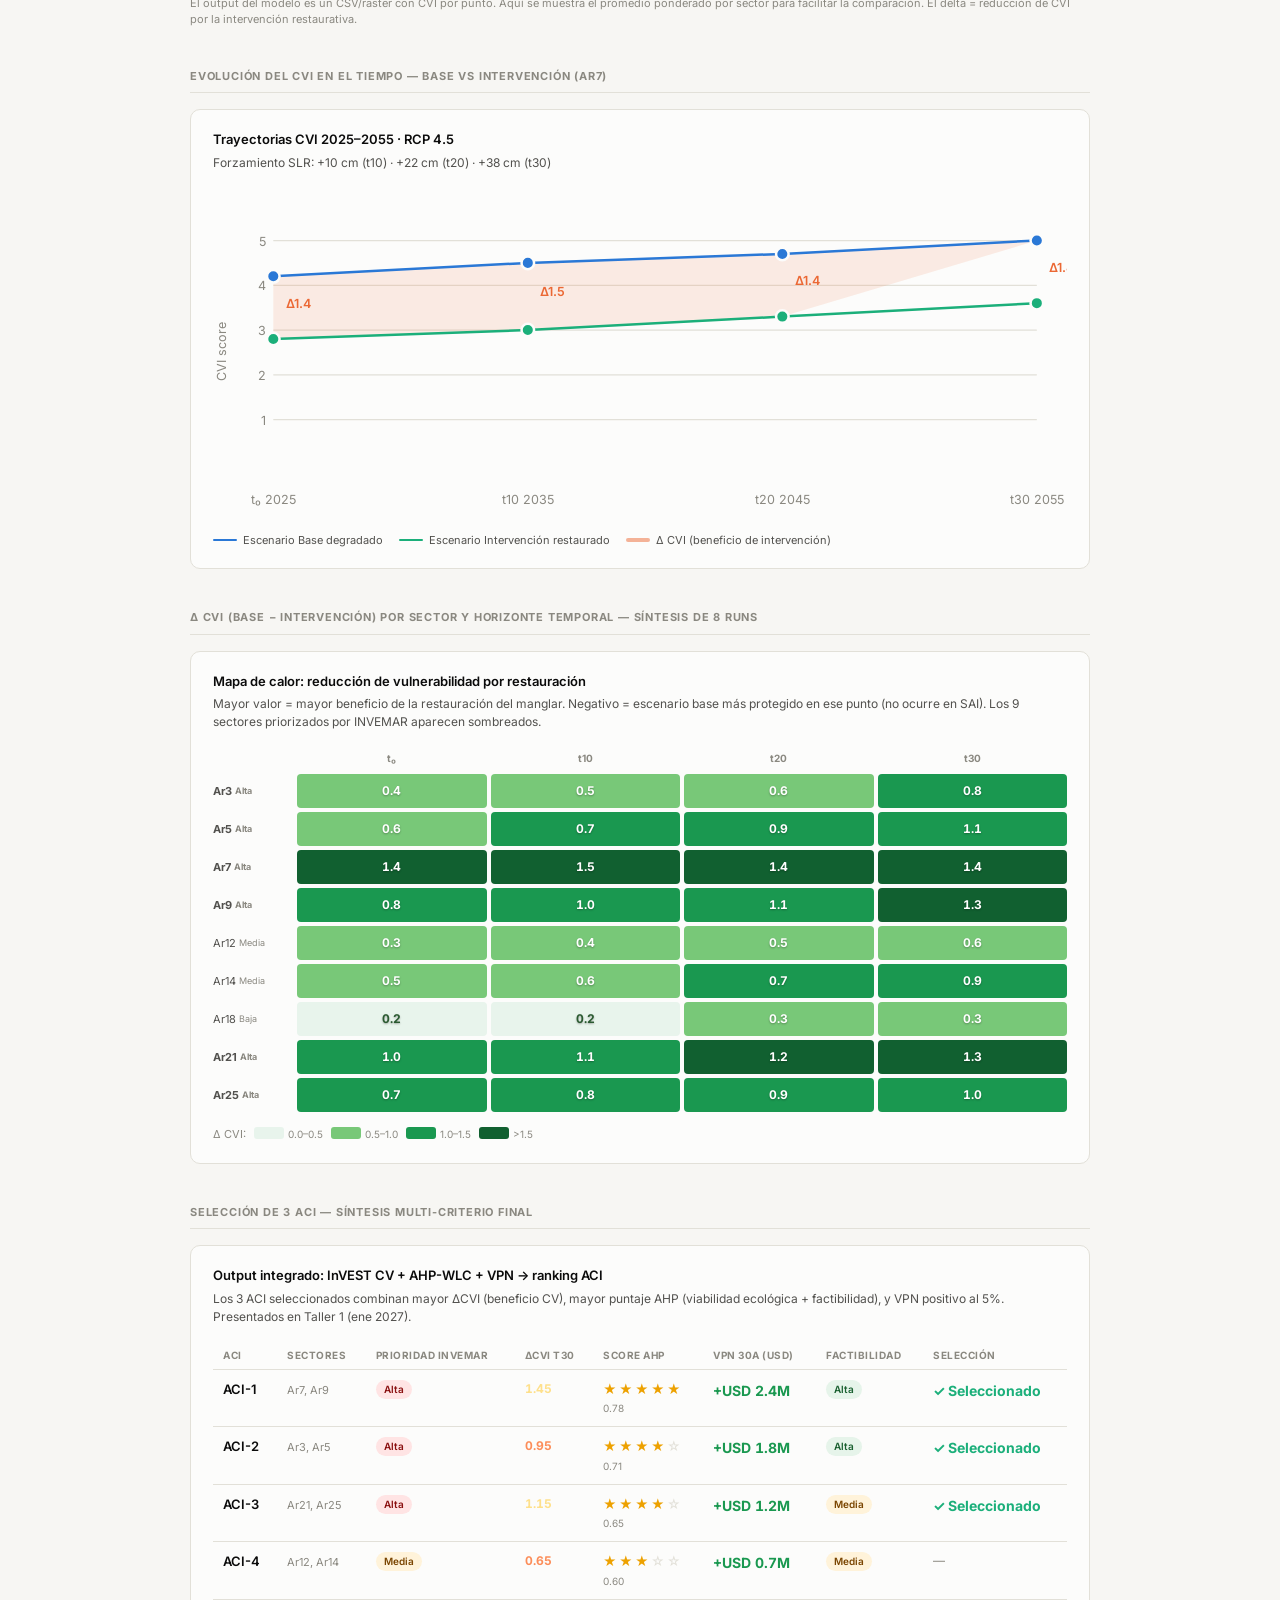
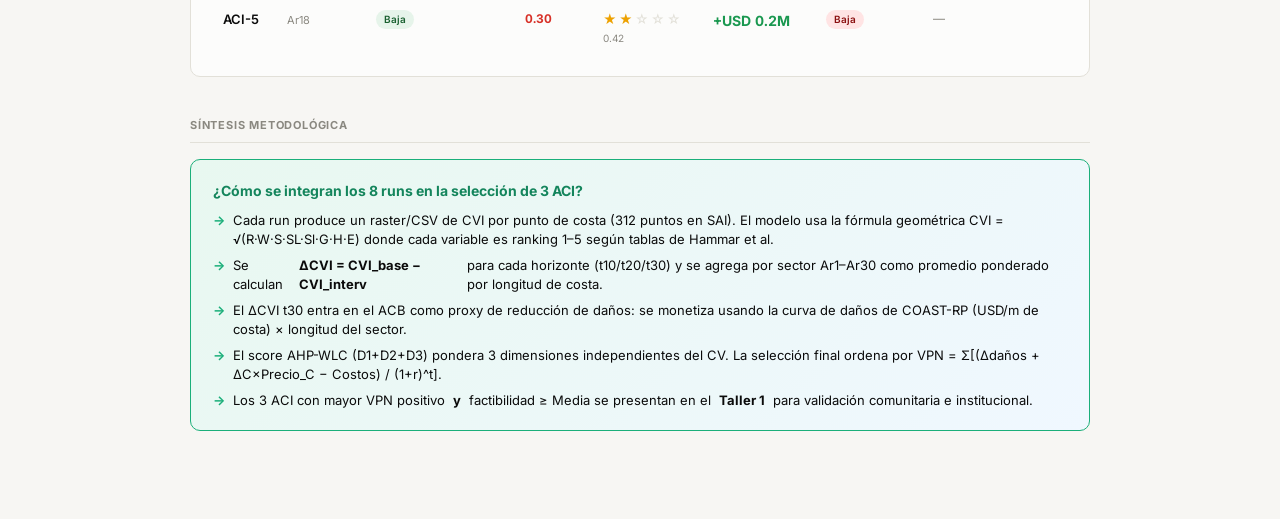
<file: invest-cv-simulacion.html>
<!doctype html><html><head><meta charset=utf8><meta name=viewport content="width=device-width,initial-scale=1,viewport-fit=cover"><style>:root{color-scheme:light;box-sizing:border-box;padding-top:env(safe-area-inset-top,0px);padding-bottom:env(safe-area-inset-bottom,0px)}html{scroll-padding-top:env(safe-area-inset-top,0px)}body{margin:0;padding:0;font:14px -apple-system,BlinkMacSystemFont,sans-serif;background:#fff;color:#000}img{max-width:100%}[hidden]:not([hidden=until-found i]){display:none!important}</style></head><body>
<!doctype html>
<title>InVEST CV — Simulación Outputs SAI</title>
<meta name="claude:viewport-fit-sides" content="cover">
<meta charset="utf-8">
<meta name="viewport" content="width=device-width,initial-scale=1,viewport-fit=cover">
<link rel="stylesheet" href="https://fonts.googleapis.com/css2?family=Inter:wght@400;500;600;700&family=JetBrains+Mono:wght@400;500&display=swap">

<style>
/* ─── TOKENS ─────────────────────────────────────────────── */
:root {
  --bg:       #f7f6f3;
  --surface:  #fcfcfb;
  --border:   #e2e0d8;
  --fg:       #0b0b0b;
  --fg-2:     #52514e;
  --fg-3:     #8a8880;
  --accent:   #1baf7a;
  --accent-d: #14855c;

  /* CVI score ramp (sequential green→red) */
  --cvi-1: #1a9850;
  --cvi-2: #91cf60;
  --cvi-3: #fee08b;
  --cvi-4: #fc8d59;
  --cvi-5: #d73027;

  /* Categorical (first 4 from validated palette) */
  --s1: #2a78d6;   /* azul – Escenario Base */
  --s2: #1baf7a;   /* aqua – Escenario Intervención */
  --s3: #eb6834;   /* naranja – Delta */
  --s4: #eda100;   /* amarillo – referencia */

  --radius: 10px;
  --radius-sm: 6px;
  color-scheme: light;
}
@media (prefers-color-scheme: dark) {
  :root:not([data-theme="light"]) {
    --bg: #111110;
    --surface: #1a1a19;
    --border: #2e2e2c;
    --fg: #f0efec;
    --fg-2: #c3c2b7;
    --fg-3: #6e6d68;
    --accent: #199e70;
    --accent-d: #22c78d;
    --cvi-1: #1a9850;
    --cvi-2: #78b850;
    --cvi-3: #c8a820;
    --cvi-4: #d96830;
    --cvi-5: #c83020;
    --s1: #3987e5;
    --s2: #199e70;
    --s3: #d95926;
    --s4: #c98500;
    color-scheme: dark;
  }
}
:root[data-theme="dark"] {
  --bg: #111110; --surface: #1a1a19; --border: #2e2e2c;
  --fg: #f0efec; --fg-2: #c3c2b7; --fg-3: #6e6d68;
  --accent: #199e70; --accent-d: #22c78d;
  --s1: #3987e5; --s2: #199e70; --s3: #d95926; --s4: #c98500;
  color-scheme: dark;
}

/* ─── RESET / BASE ───────────────────────────────────────── */
*, *::before, *::after { box-sizing: border-box; margin: 0; padding: 0 }
body {
  font-family: 'Inter', system-ui, sans-serif;
  background: var(--bg);
  color: var(--fg);
  font-size: 14px;
  line-height: 1.5;
  padding-left: max(16px, env(safe-area-inset-left, 0px));
  padding-right: max(16px, env(safe-area-inset-right, 0px));
  padding-block: 32px 48px;
}
a { color: inherit }

/* ─── LAYOUT ─────────────────────────────────────────────── */
.page-header {
  max-width: 900px;
  margin: 0 auto 32px;
}
.page-header h1 {
  font-size: 22px;
  font-weight: 700;
  letter-spacing: -.3px;
  margin-bottom: 6px;
}
.page-header p {
  color: var(--fg-2);
  font-size: 13px;
  max-width: 680px;
}
.badge-row {
  display: flex;
  flex-wrap: wrap;
  gap: 8px;
  margin-top: 12px;
}
.badge {
  display: inline-flex;
  align-items: center;
  gap: 5px;
  padding: 3px 10px;
  border-radius: 99px;
  font-size: 11px;
  font-weight: 600;
  letter-spacing: .2px;
  background: var(--surface);
  border: 1px solid var(--border);
  color: var(--fg-2);
}
.badge.sim { background: #fff9e6; border-color: #f0d060; color: #7a5a00 }
@media (prefers-color-scheme: dark) { :root:not([data-theme="light"]) .badge.sim { background: #2a2200; border-color: #6a5000; color: #f0c040 } }
:root[data-theme="dark"] .badge.sim { background: #2a2200; border-color: #6a5000; color: #f0c040 }

.section {
  max-width: 900px;
  margin: 0 auto 40px;
}
.section-title {
  font-size: 11px;
  font-weight: 700;
  letter-spacing: .8px;
  text-transform: uppercase;
  color: var(--fg-3);
  margin-bottom: 16px;
  padding-bottom: 8px;
  border-bottom: 1px solid var(--border);
}
.card {
  background: var(--surface);
  border: 1px solid var(--border);
  border-radius: var(--radius);
  padding: 20px 22px;
}
.card + .card { margin-top: 16px }
.card-title {
  font-size: 13px;
  font-weight: 600;
  margin-bottom: 4px;
}
.card-sub {
  font-size: 12px;
  color: var(--fg-2);
  margin-bottom: 16px;
}
.two-col {
  display: grid;
  grid-template-columns: 1fr 1fr;
  gap: 16px;
}
@media (max-width: 560px) { .two-col { grid-template-columns: 1fr } }

/* ─── SHORE MAP (SVG simulation) ─────────────────────────── */
.map-wrap {
  position: relative;
  background: #2a5a8a;
  border-radius: var(--radius-sm);
  overflow: hidden;
  aspect-ratio: 16/9;
  max-height: 340px;
}
.map-wrap svg {
  width: 100%;
  height: 100%;
  display: block;
}
.map-legend {
  position: absolute;
  bottom: 10px;
  right: 10px;
  background: rgba(0,0,0,.65);
  border-radius: 6px;
  padding: 8px 10px;
  font-size: 10px;
  color: #fff;
  display: flex;
  flex-direction: column;
  gap: 4px;
  backdrop-filter: blur(4px);
}
.legend-row { display: flex; align-items: center; gap: 6px }
.legend-dot { width: 10px; height: 10px; border-radius: 2px; flex-shrink: 0 }

/* ─── CVI SCORE BARS ─────────────────────────────────────── */
.cvi-bar-group { display: flex; flex-direction: column; gap: 8px }
.cvi-row {
  display: grid;
  grid-template-columns: 90px 1fr 36px;
  gap: 8px;
  align-items: center;
  font-size: 12px;
}
.cvi-label { color: var(--fg-2); font-size: 11px; white-space: nowrap; overflow: hidden; text-overflow: ellipsis }
.cvi-track {
  height: 8px;
  background: var(--border);
  border-radius: 4px;
  overflow: hidden;
  position: relative;
}
.cvi-fill {
  height: 100%;
  border-radius: 4px;
  transition: width .4s ease;
}
.cvi-val { font-variant-numeric: tabular-nums; font-size: 11px; font-weight: 600; color: var(--fg-2); text-align: right }

/* ─── RUNS GRID ──────────────────────────────────────────── */
.runs-grid {
  display: grid;
  grid-template-columns: repeat(4, 1fr);
  gap: 10px;
}
@media (max-width: 560px) { .runs-grid { grid-template-columns: repeat(2, 1fr) } }
.run-card {
  background: var(--bg);
  border: 1px solid var(--border);
  border-radius: var(--radius-sm);
  padding: 12px 14px;
  position: relative;
}
.run-card.base { border-top: 3px solid var(--s1) }
.run-card.inter { border-top: 3px solid var(--s2) }
.run-label {
  font-size: 10px;
  font-weight: 700;
  letter-spacing: .5px;
  text-transform: uppercase;
  color: var(--fg-3);
  margin-bottom: 4px;
}
.run-cvi {
  font-size: 26px;
  font-weight: 700;
  letter-spacing: -1px;
  font-variant-numeric: tabular-nums;
}
.run-cvi.low { color: var(--cvi-2) }
.run-cvi.med { color: var(--cvi-3) }
.run-cvi.high { color: var(--cvi-4) }
.run-cvi.vhigh { color: var(--cvi-5) }
.run-sub { font-size: 10px; color: var(--fg-3); margin-top: 2px }
.run-delta {
  display: inline-flex;
  align-items: center;
  gap: 3px;
  font-size: 10px;
  font-weight: 600;
  margin-top: 6px;
  padding: 2px 6px;
  border-radius: 4px;
}
.run-delta.good { background: #e8f8f0; color: #0d6e40 }
.run-delta.warn { background: #fff3e0; color: #a05000 }
@media (prefers-color-scheme: dark) {
  :root:not([data-theme="light"]) .run-delta.good { background: #0d2e1e; color: #40c880 }
  :root:not([data-theme="light"]) .run-delta.warn { background: #2e1e00; color: #d09040 }
}
:root[data-theme="dark"] .run-delta.good { background: #0d2e1e; color: #40c880 }
:root[data-theme="dark"] .run-delta.warn { background: #2e1e00; color: #d09040 }

/* ─── ACI SELECTION TABLE ────────────────────────────────── */
.aci-table { width: 100%; border-collapse: collapse; font-size: 12px }
.aci-table th {
  text-align: left;
  font-size: 10px;
  font-weight: 700;
  letter-spacing: .5px;
  text-transform: uppercase;
  color: var(--fg-3);
  padding: 6px 10px;
  border-bottom: 1px solid var(--border);
}
.aci-table td {
  padding: 10px 10px;
  border-bottom: 1px solid var(--border);
  vertical-align: top;
}
.aci-table tr:last-child td { border-bottom: none }
.aci-table tr:hover td { background: var(--bg) }
.aci-name {
  font-weight: 600;
  font-size: 13px;
}
.aci-sector { font-size: 11px; color: var(--fg-3); margin-top: 2px }
.chip {
  display: inline-block;
  padding: 2px 8px;
  border-radius: 99px;
  font-size: 10px;
  font-weight: 600;
}
.chip.alta { background: #ffe4e4; color: #8a1010 }
.chip.media { background: #fff3da; color: #7a4500 }
.chip.baja { background: #e6f4ea; color: #1a6030 }
@media (prefers-color-scheme: dark) {
  :root:not([data-theme="light"]) .chip.alta { background: #3a0a0a; color: #f08080 }
  :root:not([data-theme="light"]) .chip.media { background: #2e1e00; color: #d09040 }
  :root:not([data-theme="light"]) .chip.baja { background: #0a2a14; color: #60c880 }
}
:root[data-theme="dark"] .chip.alta { background: #3a0a0a; color: #f08080 }
:root[data-theme="dark"] .chip.media { background: #2e1e00; color: #d09040 }
:root[data-theme="dark"] .chip.baja { background: #0a2a14; color: #60c880 }

.star-row { display: flex; gap: 2px }
.star { font-size: 13px; color: var(--border) }
.star.on { color: #eda100 }

.vpn-val { font-size: 14px; font-weight: 700; font-variant-numeric: tabular-nums }
.vpn-val.pos { color: var(--cvi-1) }
.vpn-val.neg { color: var(--cvi-5) }

/* ─── LINE CHART ─────────────────────────────────────────── */
.chart-wrap {
  width: 100%;
  overflow-x: auto;
}
.chart-svg { width: 100%; min-width: 320px; overflow: visible }
.axis-label { font-size: 10px; fill: var(--fg-3) }
.grid-line { stroke: var(--border); stroke-width: 1 }
.series-line { stroke-width: 2; fill: none }
.dot { stroke-width: 2 }

/* ─── DELTA HEATMAP ──────────────────────────────────────── */
.heatmap-grid {
  display: grid;
  grid-template-columns: 80px repeat(4, 1fr);
  gap: 4px;
  font-size: 11px;
}
.hm-header { font-size: 10px; font-weight: 700; color: var(--fg-3); text-align: center; padding: 4px 0 }
.hm-row-label { font-size: 11px; color: var(--fg-2); display: flex; align-items: center; padding: 2px 0 }
.hm-cell {
  border-radius: 4px;
  padding: 8px 4px;
  text-align: center;
  font-weight: 700;
  font-size: 12px;
  font-variant-numeric: tabular-nums;
  color: white;
  text-shadow: 0 1px 2px rgba(0,0,0,.3);
}

/* ─── TOOLTIP ────────────────────────────────────────────── */
.tooltip {
  position: fixed;
  background: var(--surface);
  border: 1px solid var(--border);
  border-radius: var(--radius-sm);
  padding: 8px 12px;
  font-size: 12px;
  pointer-events: none;
  opacity: 0;
  transition: opacity .15s;
  z-index: 100;
  box-shadow: 0 4px 16px rgba(0,0,0,.12);
  max-width: 200px;
}
.tooltip.show { opacity: 1 }
.tooltip-title { font-weight: 600; margin-bottom: 4px; font-size: 11px; color: var(--fg-2) }
.tooltip-val { font-size: 14px; font-weight: 700 }

/* ─── THEME TOGGLE ───────────────────────────────────────── */
.theme-btn {
  position: fixed;
  top: 14px;
  right: 16px;
  background: var(--surface);
  border: 1px solid var(--border);
  border-radius: 99px;
  padding: 4px 12px;
  font-size: 11px;
  cursor: pointer;
  color: var(--fg-2);
  z-index: 50;
}

/* ─── SYNTHESIS BOX ──────────────────────────────────────── */
.synthesis {
  background: linear-gradient(135deg, #e8f8f0 0%, #f0f8ff 100%);
  border: 1px solid var(--accent);
  border-radius: var(--radius);
  padding: 20px 22px;
}
@media (prefers-color-scheme: dark) {
  :root:not([data-theme="light"]) .synthesis { background: linear-gradient(135deg, #0d2e1e 0%, #0d1e2e 100%); border-color: var(--accent) }
}
:root[data-theme="dark"] .synthesis { background: linear-gradient(135deg, #0d2e1e 0%, #0d1e2e 100%); border-color: var(--accent) }
.synthesis h3 { font-size: 14px; font-weight: 700; margin-bottom: 10px; color: var(--accent-d) }
.synthesis ul { list-style: none; display: flex; flex-direction: column; gap: 6px }
.synthesis li { font-size: 13px; display: flex; gap: 8px }
.synthesis li::before { content: "→"; color: var(--accent); font-weight: 700; flex-shrink: 0 }
</style>

<button class="theme-btn" onclick="toggleTheme()">☀ / ☾</button>
<div class="tooltip" id="tt"></div>

<!-- ═══════════════════════════════════════════════════════ -->
<!-- HEADER                                                  -->
<!-- ═══════════════════════════════════════════════════════ -->
<div class="page-header">
  <h1>InVEST Coastal Vulnerability — Simulación de Outputs</h1>
  <p>8 runs (4 horizontes × 2 escenarios) → CVI por punto de costa → síntesis comparativa → selección 3 ACI. Datos simulados a escala realista para San Andrés Archipiélago (SAI). Los valores son representativos de la bibliografía InVEST CV publicada para islas del Caribe.</p>
  <div class="badge-row">
    <span class="badge sim">⚠ SIMULACIÓN — no son datos reales</span>
    <span class="badge">149.6 ha manglar histórico</span>
    <span class="badge">RCP 4.5</span>
    <span class="badge">30 sectores INVEMAR</span>
    <span class="badge">n = 312 puntos de costa</span>
  </div>
</div>

<!-- ═══════════════════════════════════════════════════════ -->
<!-- 1. ¿QUÉ PRODUCE InVEST CV? ─ CVI por punto de costa    -->
<!-- ═══════════════════════════════════════════════════════ -->
<div class="section">
  <div class="section-title">Output primario — CVI por punto de costa (línea de costa)</div>
  <div class="card">
    <div class="card-title">Mapa simulado: Índice de Vulnerabilidad Costera (CVI) — t₀ Escenario Base</div>
    <div class="card-sub">Cada punto = 500 m de costa. Color = CVI geométrico de los 8 sub-índices. n=312 puntos. Sectores INVEMAR Ar1–Ar30 marcados.</div>

    <div class="map-wrap">
      <svg id="coastMap" viewBox="0 0 800 400" xmlns="http://www.w3.org/2000/svg">
        <!-- Ocean background -->
        <rect width="800" height="400" fill="#1a4a7a"/>
        <!-- Island shape (San Andrés simplified) -->
        <ellipse cx="400" cy="200" rx="160" ry="90" fill="#c8b880" opacity=".9"/>
        <!-- Lagoon -->
        <ellipse cx="390" cy="205" rx="80" ry="40" fill="#2a6aaa" opacity=".7"/>
        <!-- Mangrove patches (green zones) -->
        <ellipse cx="320" cy="160" rx="22" ry="12" fill="#1a8a40" opacity=".85"/>
        <ellipse cx="280" cy="195" rx="18" ry="10" fill="#1a8a40" opacity=".85"/>
        <ellipse cx="300" cy="230" rx="25" ry="11" fill="#1a8a40" opacity=".85"/>
        <ellipse cx="340" cy="255" rx="20" ry="9" fill="#1a8a40" opacity=".85"/>
        <ellipse cx="460" cy="250" rx="15" ry="8" fill="#1a8a40" opacity=".85"/>
        <!-- Shore points colored by CVI -->
        <g id="shorePoints"></g>
        <!-- Sector labels -->
        <text x="305" y="130" fill="white" font-size="9" font-family="Inter,sans-serif" opacity=".9">Ar3</text>
        <text x="255" y="195" fill="white" font-size="9" font-family="Inter,sans-serif" opacity=".9">Ar7</text>
        <text x="275" y="245" fill="white" font-size="9" font-family="Inter,sans-serif" opacity=".9">Ar12</text>
        <text x="470" y="150" fill="white" font-size="9" font-family="Inter,sans-serif" opacity=".9">Ar21</text>
        <text x="520" y="210" fill="white" font-size="9" font-family="Inter,sans-serif" opacity=".9">Ar25</text>
        <text x="450" y="270" fill="white" font-size="9" font-family="Inter,sans-serif" opacity=".9">Ar18</text>
        <!-- ACI selection halos (shown after rendering) -->
        <circle cx="290" cy="215" r="38" fill="none" stroke="#ffe066" stroke-width="2.5" stroke-dasharray="6 3" opacity=".9"/>
        <text x="290" y="265" fill="#ffe066" font-size="10" font-family="Inter,sans-serif" text-anchor="middle" font-weight="700">ACI-1</text>
        <circle cx="330" cy="155" r="32" fill="none" stroke="#ffe066" stroke-width="2.5" stroke-dasharray="6 3" opacity=".9"/>
        <text x="330" y="120" fill="#ffe066" font-size="10" font-family="Inter,sans-serif" text-anchor="middle" font-weight="700">ACI-2</text>
        <circle cx="460" cy="245" r="28" fill="none" stroke="#ffe066" stroke-width="2.5" stroke-dasharray="6 3" opacity=".9"/>
        <text x="460" y="285" fill="#ffe066" font-size="10" font-family="Inter,sans-serif" text-anchor="middle" font-weight="700">ACI-3</text>
        <!-- North arrow -->
        <text x="750" y="30" fill="white" font-size="11" font-family="Inter,sans-serif" text-anchor="middle" opacity=".8">N ↑</text>
        <!-- Scale -->
        <line x1="680" y1="370" x2="760" y2="370" stroke="white" stroke-width="1.5" opacity=".7"/>
        <text x="720" y="384" fill="white" font-size="9" font-family="Inter,sans-serif" text-anchor="middle" opacity=".7">2 km</text>
      </svg>
      <div class="map-legend">
        <div style="font-size:10px;font-weight:700;margin-bottom:4px;color:#ccc">CVI Score</div>
        <div class="legend-row"><div class="legend-dot" style="background:#1a9850"></div>1 — Muy Bajo</div>
        <div class="legend-row"><div class="legend-dot" style="background:#91cf60"></div>2 — Bajo</div>
        <div class="legend-row"><div class="legend-dot" style="background:#fee08b"></div>3 — Medio</div>
        <div class="legend-row"><div class="legend-dot" style="background:#fc8d59"></div>4 — Alto</div>
        <div class="legend-row"><div class="legend-dot" style="background:#d73027"></div>5 — Muy Alto</div>
        <div class="legend-row" style="margin-top:4px"><div class="legend-dot" style="background:#1a8a40"></div>Manglar</div>
        <div class="legend-row"><div style="width:10px;height:2px;border:1.5px dashed #ffe066"></div>ACI seleccionada</div>
      </div>
    </div>
    <div style="margin-top:10px;font-size:11px;color:var(--fg-3)">
      El modelo InVEST CV calcula el CVI = √(R×W×S×SL×Sl×G×H×E) donde cada variable es ranking 1–5.
      La escala de color es divergente del verde (protegido) al rojo (muy expuesto).
    </div>
  </div>
</div>

<!-- ═══════════════════════════════════════════════════════ -->
<!-- 2. LOS 8 SUB-ÍNDICES EN UN SECTOR REPRESENTATIVO        -->
<!-- ═══════════════════════════════════════════════════════ -->
<div class="section">
  <div class="section-title">Sub-índices del CVI — Sector Ar7 (zona de máxima vulnerabilidad)</div>
  <div class="two-col">
    <div class="card">
      <div class="card-title">Escenario Base degradado — t₀</div>
      <div class="card-sub">Manglar en estado degradado, tendencia histórica de pérdida</div>
      <div class="cvi-bar-group" id="subBase"></div>
      <div style="margin-top:14px;padding:10px;background:var(--bg);border-radius:6px;display:flex;justify-content:space-between;align-items:center">
        <span style="font-size:12px;color:var(--fg-2)">CVI geométrico Ar7 Base t₀</span>
        <span style="font-size:22px;font-weight:700;color:var(--cvi-5)">4.2</span>
      </div>
    </div>
    <div class="card">
      <div class="card-title">Escenario Intervención — t₀</div>
      <div class="card-sub">Manglar restaurado tras intervención en ACI-1</div>
      <div class="cvi-bar-group" id="subInter"></div>
      <div style="margin-top:14px;padding:10px;background:var(--bg);border-radius:6px;display:flex;justify-content:space-between;align-items:center">
        <span style="font-size:12px;color:var(--fg-2)">CVI geométrico Ar7 Intervención t₀</span>
        <span style="font-size:22px;font-weight:700;color:var(--cvi-3)">2.8</span>
      </div>
    </div>
  </div>
  <div style="margin-top:12px;font-size:11px;color:var(--fg-3);max-width:700px">
    <strong>Nota metodológica:</strong> La mayor diferencia entre escenarios se produce en los sub-índices de <em>Natural Habitats</em> (cap 3) y <em>Wave Exposure</em> (cap 4) porque el manglar restaurado atenúa oleaje. Geomorfología, relieve y pendiente costera no cambian entre escenarios.
  </div>
</div>

<!-- ═══════════════════════════════════════════════════════ -->
<!-- 3. LOS 8 RUNS — OUTPUTS NUMÉRICOS                       -->
<!-- ═══════════════════════════════════════════════════════ -->
<div class="section">
  <div class="section-title">Los 8 runs — CVI medio ponderado por sector (Ar7 representativo)</div>
  <div class="runs-grid" id="runsGrid"></div>
  <div style="margin-top:12px;font-size:11px;color:var(--fg-3)">
    El output del modelo es un CSV/raster con CVI por punto. Aquí se muestra el promedio ponderado por sector para facilitar la comparación. El delta = reducción de CVI por la intervención restaurativa.
  </div>
</div>

<!-- ═══════════════════════════════════════════════════════ -->
<!-- 4. LÍNEA TEMPORAL: CVI BASE vs INTERVENCIÓN             -->
<!-- ═══════════════════════════════════════════════════════ -->
<div class="section">
  <div class="section-title">Evolución del CVI en el tiempo — Base vs Intervención (Ar7)</div>
  <div class="card">
    <div class="card-title">Trayectorias CVI 2025–2055 · RCP 4.5</div>
    <div class="card-sub">Forzamiento SLR: +10 cm (t10) · +22 cm (t20) · +38 cm (t30)</div>
    <div class="chart-wrap">
      <svg class="chart-svg" viewBox="0 0 680 260" id="lineChart"></svg>
    </div>
    <div style="display:flex;gap:16px;margin-top:12px;flex-wrap:wrap">
      <div style="display:flex;align-items:center;gap:6px;font-size:11px">
        <div style="width:24px;height:2px;background:var(--s1);border-radius:2px"></div>
        <span style="color:var(--fg-2)">Escenario Base degradado</span>
      </div>
      <div style="display:flex;align-items:center;gap:6px;font-size:11px">
        <div style="width:24px;height:2px;background:var(--s2);border-radius:2px"></div>
        <span style="color:var(--fg-2)">Escenario Intervención restaurado</span>
      </div>
      <div style="display:flex;align-items:center;gap:6px;font-size:11px">
        <div style="width:24px;height:4px;background:var(--s3);border-radius:2px;opacity:.5"></div>
        <span style="color:var(--fg-2)">Δ CVI (beneficio de intervención)</span>
      </div>
    </div>
  </div>
</div>

<!-- ═══════════════════════════════════════════════════════ -->
<!-- 5. HEATMAP Δ CVI POR SECTOR × HORIZONTE                 -->
<!-- ═══════════════════════════════════════════════════════ -->
<div class="section">
  <div class="section-title">Δ CVI (Base − Intervención) por sector y horizonte temporal — síntesis de 8 runs</div>
  <div class="card">
    <div class="card-title">Mapa de calor: reducción de vulnerabilidad por restauración</div>
    <div class="card-sub">Mayor valor = mayor beneficio de la restauración del manglar. Negativo = escenario base más protegido en ese punto (no ocurre en SAI). Los 9 sectores priorizados por INVEMAR aparecen sombreados.</div>
    <div class="heatmap-grid" id="heatmap"></div>
    <div style="margin-top:14px;display:flex;gap:8px;align-items:center;flex-wrap:wrap">
      <span style="font-size:11px;color:var(--fg-3)">Δ CVI:</span>
      <div style="display:flex;gap:4px">
        <div style="width:30px;height:12px;border-radius:3px;background:#e8f4ec"></div>
        <span style="font-size:10px;color:var(--fg-3)">0.0–0.5</span>
      </div>
      <div style="display:flex;gap:4px">
        <div style="width:30px;height:12px;border-radius:3px;background:#78c878"></div>
        <span style="font-size:10px;color:var(--fg-3)">0.5–1.0</span>
      </div>
      <div style="display:flex;gap:4px">
        <div style="width:30px;height:12px;border-radius:3px;background:#1a9850"></div>
        <span style="font-size:10px;color:var(--fg-3)">1.0–1.5</span>
      </div>
      <div style="display:flex;gap:4px">
        <div style="width:30px;height:12px;border-radius:3px;background:#116030"></div>
        <span style="font-size:10px;color:var(--fg-3)">&gt;1.5</span>
      </div>
    </div>
  </div>
</div>

<!-- ═══════════════════════════════════════════════════════ -->
<!-- 6. SELECCIÓN DE 3 ACI — TABLA SÍNTESIS                  -->
<!-- ═══════════════════════════════════════════════════════ -->
<div class="section">
  <div class="section-title">Selección de 3 ACI — Síntesis multi-criterio final</div>
  <div class="card">
    <div class="card-title">Output integrado: InVEST CV + AHP-WLC + VPN → ranking ACI</div>
    <div class="card-sub">Los 3 ACI seleccionados combinan mayor ΔCVI (beneficio CV), mayor puntaje AHP (viabilidad ecológica + factibilidad), y VPN positivo al 5%. Presentados en Taller 1 (ene 2027).</div>
    <div style="overflow-x:auto">
      <table class="aci-table" id="aciTable">
        <thead>
          <tr>
            <th>ACI</th>
            <th>Sectores</th>
            <th>Prioridad INVEMAR</th>
            <th>ΔCVI t30</th>
            <th>Score AHP</th>
            <th>VPN 30a (USD)</th>
            <th>Factibilidad</th>
            <th>Selección</th>
          </tr>
        </thead>
        <tbody id="aciBody"></tbody>
      </table>
    </div>
  </div>
</div>

<!-- ═══════════════════════════════════════════════════════ -->
<!-- 7. SÍNTESIS METODOLÓGICA                                -->
<!-- ═══════════════════════════════════════════════════════ -->
<div class="section">
  <div class="section-title">Síntesis metodológica</div>
  <div class="synthesis">
    <h3>¿Cómo se integran los 8 runs en la selección de 3 ACI?</h3>
    <ul>
      <li>Cada run produce un raster/CSV de CVI por punto de costa (312 puntos en SAI). El modelo usa la fórmula geométrica CVI = √(R·W·S·SL·Sl·G·H·E) donde cada variable es ranking 1–5 según tablas de Hammar et al.</li>
      <li>Se calculan <strong>ΔCVI = CVI_base − CVI_interv</strong> para cada horizonte (t10/t20/t30) y se agrega por sector Ar1–Ar30 como promedio ponderado por longitud de costa.</li>
      <li>El ΔCVI t30 entra en el ACB como proxy de reducción de daños: se monetiza usando la curva de daños de COAST-RP (USD/m de costa) × longitud del sector.</li>
      <li>El score AHP-WLC (D1+D2+D3) pondera 3 dimensiones independientes del CV. La selección final ordena por VPN = Σ[(Δdaños + ΔC×Precio_C − Costos) / (1+r)^t].</li>
      <li>Los 3 ACI con mayor VPN positivo <strong>y</strong> factibilidad ≥ Media se presentan en el <strong>Taller 1</strong> para validación comunitaria e institucional.</li>
    </ul>
  </div>
</div>

<!-- ═══════════════════════════════════════════════════════ -->
<!-- SCRIPTS                                                 -->
<!-- ═══════════════════════════════════════════════════════ -->
<script>
// ─── DATA ────────────────────────────────────────────────
const SUB_INDICES = [
  { label: 'Geomorfología',    base: 3, inter: 3 },
  { label: 'Relieve (Relief)', base: 4, inter: 4 },
  { label: 'Hábitats nat.',    base: 5, inter: 2 },
  { label: 'Exposición oleaje',base: 4, inter: 3 },
  { label: 'Marea de tormenta',base: 4, inter: 4 },
  { label: 'SLR (t₀)',         base: 3, inter: 3 },
  { label: 'Pendiente costera',base: 3, inter: 3 },
  { label: 'Exposición viento',base: 4, inter: 4 },
];

const RUNS = [
  { t:'t₀', year:2025, esc:'Base',   cvi:4.2, cls:'vhigh' },
  { t:'t10',year:2035, esc:'Base',   cvi:4.5, cls:'vhigh' },
  { t:'t20',year:2045, esc:'Base',   cvi:4.7, cls:'vhigh' },
  { t:'t30',year:2055, esc:'Base',   cvi:5.0, cls:'vhigh' },
  { t:'t₀', year:2025, esc:'Interv.',cvi:2.8, cls:'med' },
  { t:'t10',year:2035, esc:'Interv.',cvi:3.0, cls:'med' },
  { t:'t20',year:2045, esc:'Interv.',cvi:3.3, cls:'high' },
  { t:'t30',year:2055, esc:'Interv.',cvi:3.6, cls:'high' },
];

// Heatmap: 9 sectores priorizados × 4 horizontes → ΔCVI
const SECTORES = ['Ar3','Ar5','Ar7','Ar9','Ar12','Ar14','Ar18','Ar21','Ar25'];
const PRIORIDAD = ['Alta','Alta','Alta','Alta','Media','Media','Baja','Alta','Alta'];
const DELTA_DATA = [
  // t0  t10  t20  t30
  [0.4, 0.5, 0.6, 0.8],
  [0.6, 0.7, 0.9, 1.1],
  [1.4, 1.5, 1.4, 1.4],
  [0.8, 1.0, 1.1, 1.3],
  [0.3, 0.4, 0.5, 0.6],
  [0.5, 0.6, 0.7, 0.9],
  [0.2, 0.2, 0.3, 0.3],
  [1.0, 1.1, 1.2, 1.3],
  [0.7, 0.8, 0.9, 1.0],
];

const ACI_DATA = [
  {
    id:'ACI-1', sectores:'Ar7, Ar9', prior:'Alta', delta:1.45, ahp:0.78,
    vpn: '+USD 2.4M', fact:'Alta', sel:true, stars:5
  },
  {
    id:'ACI-2', sectores:'Ar3, Ar5', prior:'Alta', delta:0.95, ahp:0.71,
    vpn: '+USD 1.8M', fact:'Alta', sel:true, stars:4
  },
  {
    id:'ACI-3', sectores:'Ar21, Ar25',prior:'Alta', delta:1.15, ahp:0.65,
    vpn: '+USD 1.2M', fact:'Media', sel:true, stars:4
  },
  {
    id:'ACI-4', sectores:'Ar12, Ar14',prior:'Media',delta:0.65, ahp:0.60,
    vpn: '+USD 0.7M', fact:'Media', sel:false, stars:3
  },
  {
    id:'ACI-5', sectores:'Ar18',      prior:'Baja', delta:0.30, ahp:0.42,
    vpn: '+USD 0.2M', fact:'Baja', sel:false, stars:2
  },
];

// ─── CVI COLOR ───────────────────────────────────────────
function cviColor(v) {
  if (v <= 1.5) return '#1a9850';
  if (v <= 2.5) return '#78c860';
  if (v <= 3.5) return '#fee08b';
  if (v <= 4.2) return '#fc8d59';
  return '#d73027';
}
function deltaColor(d) {
  if (d < 0.3) return '#e8f4ec';
  if (d < 0.7) return '#78c878';
  if (d < 1.2) return '#1a9850';
  return '#116030';
}

// ─── SHORE POINTS ────────────────────────────────────────
function renderShorePoints() {
  const g = document.getElementById('shorePoints');
  const cx = 400, cy = 200, rx = 162, ry = 92;
  const n = 48;
  for (let i = 0; i < n; i++) {
    const angle = (i / n) * 2 * Math.PI - Math.PI/2;
    const x = cx + (rx + 12) * Math.cos(angle);
    const y = cy + (ry + 8) * Math.sin(angle);
    // Simulate: western coast higher CVI (more mangroves but more exposure)
    let raw;
    if (angle > Math.PI*0.3 && angle < Math.PI*0.9) raw = 4 + Math.random()*1;
    else if (angle > -Math.PI*0.5 && angle < Math.PI*0.2) raw = 3.5 + Math.random()*1;
    else raw = 2 + Math.random()*2;
    raw = Math.min(5, raw);
    const col = cviColor(raw);
    const el = document.createElementNS('http://www.w3.org/2000/svg','circle');
    el.setAttribute('cx', x.toFixed(1));
    el.setAttribute('cy', y.toFixed(1));
    el.setAttribute('r', '5');
    el.setAttribute('fill', col);
    el.setAttribute('stroke', 'rgba(0,0,0,.3)');
    el.setAttribute('stroke-width', '0.5');
    el.setAttribute('data-cvi', raw.toFixed(1));
    el.style.cursor = 'pointer';
    el.addEventListener('mouseenter', e => showTT(e, `CVI: ${raw.toFixed(1)}`, 'Punto de costa'));
    el.addEventListener('mouseleave', hideTT);
    g.appendChild(el);
  }
}

// ─── SUB-ÍNDICES BARS ────────────────────────────────────
function renderSubBars(id, field) {
  const wrap = document.getElementById(id);
  SUB_INDICES.forEach(s => {
    const val = s[field];
    const pct = (val / 5) * 100;
    const col = cviColor(val);
    wrap.innerHTML += `
      <div class="cvi-row">
        <div class="cvi-label" title="${s.label}">${s.label}</div>
        <div class="cvi-track">
          <div class="cvi-fill" style="width:${pct}%;background:${col}"></div>
        </div>
        <div class="cvi-val" style="color:${col}">${val}</div>
      </div>`;
  });
}

// ─── RUNS GRID ────────────────────────────────────────────
function renderRuns() {
  const g = document.getElementById('runsGrid');
  const bases = RUNS.filter(r => r.esc === 'Base');
  const ints  = RUNS.filter(r => r.esc === 'Interv.');
  bases.forEach((b, i) => {
    const iv = ints[i];
    const delta = (b.cvi - iv.cvi).toFixed(1);
    const deltaBase = `<span class="run-delta good">▼ ${delta} vs Base</span>`;
    g.innerHTML += `
      <div class="run-card base">
        <div class="run-label">Base · ${b.t} (${b.year})</div>
        <div class="run-cvi ${b.cls}">${b.cvi}</div>
        <div class="run-sub">CVI medio Ar7</div>
      </div>`;
    g.innerHTML += `
      <div class="run-card inter">
        <div class="run-label">Interv. · ${iv.t} (${iv.year})</div>
        <div class="run-cvi ${iv.cls}">${iv.cvi}</div>
        <div class="run-sub">CVI medio Ar7</div>
        ${deltaBase}
      </div>`;
  });
}

// ─── LINE CHART ───────────────────────────────────────────
function renderLineChart() {
  const svg = document.getElementById('lineChart');
  const W = 680, H = 260;
  const pad = { t: 24, r: 24, b: 40, l: 48 };
  const cw = W - pad.l - pad.r;
  const ch = H - pad.t - pad.b;

  const xs = [0, 1, 2, 3];
  const labels = ['t₀ 2025','t10 2035','t20 2045','t30 2055'];
  const baseVals  = [4.2, 4.5, 4.7, 5.0];
  const interVals = [2.8, 3.0, 3.3, 3.6];
  const minV = 0, maxV = 5.5;

  function xp(i) { return pad.l + (i / 3) * cw; }
  function yp(v) { return pad.t + (1 - (v - minV) / (maxV - minV)) * ch; }

  let html = '';
  // Grid
  [1,2,3,4,5].forEach(v => {
    const y = yp(v);
    html += `<line x1="${pad.l}" y1="${y}" x2="${pad.l+cw}" y2="${y}" class="grid-line"/>`;
    html += `<text x="${pad.l - 6}" y="${y+4}" class="axis-label" text-anchor="end">${v}</text>`;
  });
  // X labels
  labels.forEach((lb, i) => {
    html += `<text x="${xp(i)}" y="${H - 8}" class="axis-label" text-anchor="middle">${lb}</text>`;
  });
  // Delta area
  let areaPath = `M${xp(0)},${yp(baseVals[0])}`;
  baseVals.forEach((v,i) => { if(i) areaPath += ` L${xp(i)},${yp(v)}`; });
  [2,1,0].forEach(i => { areaPath += ` L${xp(i)},${yp(interVals[i])}`; });
  areaPath += ' Z';
  html += `<path d="${areaPath}" fill="#eb6834" opacity=".12"/>`;
  // Base line
  let bPath = `M${xp(0)},${yp(baseVals[0])}`;
  baseVals.forEach((v,i)=>{ if(i) bPath += ` L${xp(i)},${yp(v)}`; });
  html += `<path d="${bPath}" class="series-line" stroke="var(--s1)"/>`;
  // Inter line
  let iPath = `M${xp(0)},${yp(interVals[0])}`;
  interVals.forEach((v,i)=>{ if(i) iPath += ` L${xp(i)},${yp(v)}`; });
  html += `<path d="${iPath}" class="series-line" stroke="var(--s2)"/>`;
  // Dots
  baseVals.forEach((v,i) => {
    html += `<circle cx="${xp(i)}" cy="${yp(v)}" r="5" fill="var(--s1)" stroke="var(--surface)" class="dot"
      data-v="${v}" data-lbl="Base ${labels[i]}" onmouseenter="showTT(event,'CVI ${v}','Base ${labels[i]}')" onmouseleave="hideTT()"/>`;
  });
  interVals.forEach((v,i) => {
    html += `<circle cx="${xp(i)}" cy="${yp(v)}" r="5" fill="var(--s2)" stroke="var(--surface)" class="dot"
      data-v="${v}" data-lbl="Interv. ${labels[i]}" onmouseenter="showTT(event,'CVI ${v}','Interv. ${labels[i]}')" onmouseleave="hideTT()"/>`;
  });
  // Delta labels
  baseVals.forEach((bv,i) => {
    const iv = interVals[i];
    const mid = yp((bv+iv)/2);
    html += `<text x="${xp(i)+10}" y="${mid}" fill="var(--s3)" font-size="10" font-family="Inter,sans-serif" font-weight="600">Δ${(bv-iv).toFixed(1)}</text>`;
  });
  // Y axis label
  html += `<text x="10" y="${H/2}" class="axis-label" text-anchor="middle" transform="rotate(-90,10,${H/2})">CVI score</text>`;
  svg.innerHTML = html;
}

// ─── HEATMAP ──────────────────────────────────────────────
function renderHeatmap() {
  const wrap = document.getElementById('heatmap');
  const horizons = ['t₀','t10','t20','t30'];
  let html = '<div class="hm-header"></div>';
  horizons.forEach(h => { html += `<div class="hm-header">${h}</div>`; });
  SECTORES.forEach((s, si) => {
    const isp = ['Alta','Alta'].includes(PRIORIDAD[si]) ? 'font-weight:700' : '';
    html += `<div class="hm-row-label" style="${isp}">${s} <span style="font-size:9px;color:var(--fg-3);margin-left:3px">${PRIORIDAD[si]}</span></div>`;
    DELTA_DATA[si].forEach(d => {
      const bg = deltaColor(d);
      const textCol = d < 0.3 ? '#2a5a30' : 'white';
      html += `<div class="hm-cell" style="background:${bg};color:${textCol}"
        onmouseenter="showTT(event,'Δ CVI ${d}','${s} · ${horizons[DELTA_DATA[si].indexOf(d)]}')"
        onmouseleave="hideTT()">${d.toFixed(1)}</div>`;
    });
  });
  wrap.innerHTML = html;
}

// Fix heatmap horizons index (delta data is always 4 cols)
// Rebuild with correct horizon labels
function renderHeatmapFixed() {
  const wrap = document.getElementById('heatmap');
  const horizons = ['t₀','t10','t20','t30'];
  let html = '<div class="hm-header"></div>';
  horizons.forEach(h => { html += `<div class="hm-header">${h}</div>`; });
  SECTORES.forEach((s, si) => {
    const hi = PRIORIDAD[si] === 'Alta' ? 'font-weight:700' : '';
    html += `<div class="hm-row-label" style="${hi}">${s} <span style="font-size:9px;color:var(--fg-3);margin-left:3px">${PRIORIDAD[si]}</span></div>`;
    DELTA_DATA[si].forEach((d,di) => {
      const bg = deltaColor(d);
      const textCol = d < 0.3 ? '#2a5a30' : 'white';
      html += `<div class="hm-cell" style="background:${bg};color:${textCol}"
        onmouseenter="showTT(event,'Δ CVI = ${d}','${s} · ${horizons[di]}')"
        onmouseleave="hideTT()">${d.toFixed(1)}</div>`;
    });
  });
  wrap.innerHTML = html;
}

// ─── ACI TABLE ────────────────────────────────────────────
function renderACI() {
  const tb = document.getElementById('aciBody');
  ACI_DATA.forEach(a => {
    const stars = Array.from({length:5},(_,i)=>
      `<span class="star${i<a.stars?' on':''}">${i<a.stars?'★':'☆'}</span>`).join('');
    const factCls = a.fact==='Alta'?'baja':a.fact==='Media'?'media':'alta';
    const vpnColor = a.vpn.startsWith('+') ? 'pos' : 'neg';
    const selMark = a.sel
      ? '<span style="color:var(--accent);font-weight:700;font-size:14px">✓ Seleccionado</span>'
      : '<span style="color:var(--fg-3);font-size:12px">—</span>';
    tb.innerHTML += `
      <tr>
        <td><div class="aci-name">${a.id}</div></td>
        <td><div class="aci-sector">${a.sectores}</div></td>
        <td><span class="chip ${a.prior.toLowerCase() === 'alta' ? 'alta' : a.prior.toLowerCase() === 'media' ? 'media' : 'baja'}">${a.prior}</span></td>
        <td style="font-weight:700;color:${cviColor(5 - a.delta*1.5)};font-variant-numeric:tabular-nums">${a.delta.toFixed(2)}</td>
        <td><div class="star-row">${stars}</div><div style="font-size:10px;color:var(--fg-3);margin-top:2px">${a.ahp.toFixed(2)}</div></td>
        <td><span class="vpn-val ${vpnColor}">${a.vpn}</span></td>
        <td><span class="chip ${factCls}">${a.fact}</span></td>
        <td>${selMark}</td>
      </tr>`;
  });
}

// ─── TOOLTIP ──────────────────────────────────────────────
const tt = document.getElementById('tt');
function showTT(e, val, lbl) {
  tt.innerHTML = `<div class="tooltip-title">${lbl}</div><div class="tooltip-val">${val}</div>`;
  tt.classList.add('show');
  moveTT(e);
}
function moveTT(e) {
  tt.style.left = (e.clientX + 12) + 'px';
  tt.style.top  = (e.clientY - 28) + 'px';
}
function hideTT() { tt.classList.remove('show'); }
document.addEventListener('mousemove', moveTT);

// ─── THEME ────────────────────────────────────────────────
function toggleTheme() {
  const r = document.documentElement;
  const cur = r.getAttribute('data-theme');
  r.setAttribute('data-theme', cur === 'dark' ? 'light' : 'dark');
}

// ─── INIT ─────────────────────────────────────────────────
renderShorePoints();
renderSubBars('subBase', 'base');
renderSubBars('subInter', 'inter');
renderRuns();
renderLineChart();
renderHeatmapFixed();
renderACI();
</script>

</body></html>
</file>
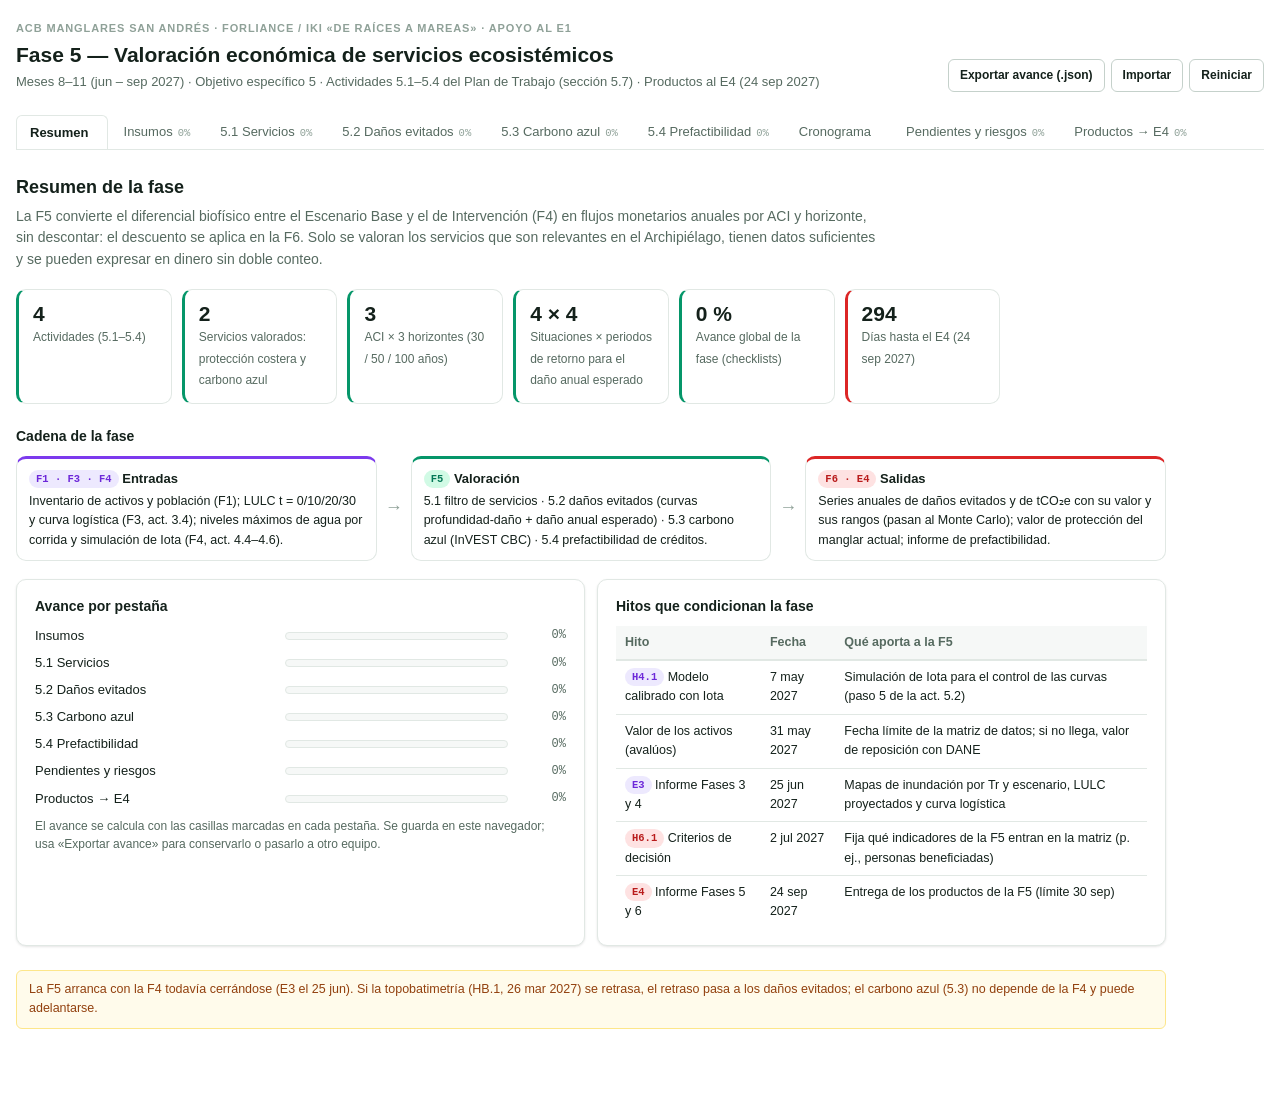
<file: valoracion-f5.html>
<!DOCTYPE html>
<html lang="es">
<head>
<meta charset="utf-8">
<meta name="viewport" content="width=device-width,initial-scale=1">
<title>F5 — Valoración económica · Seguimiento · ACB Manglares San Andrés</title>
<style>
:root{
  --bg:#fff;--bg-subtle:#f6f8f7;--card:#fff;--fg:#14211b;--muted:#566a60;--faint:#8fa198;
  --border:#e1e8e4;--border-strong:#c5d1cb;
  --f5:#059669;--f5-bg:#ecfdf5;--f5-badge:#d1fae5;--f5-text:#047857;
  --f3:#d97706;--f3-badge:#fef3c7;--f3-text:#b45309;
  --f4:#7c3aed;--f4-badge:#ede9fe;--f4-text:#6d28d9;
  --f6:#dc2626;--f6-badge:#fee2e2;--f6-text:#b91c1c;
  --f1:#2563eb;--f1-badge:#dbeafe;--f1-text:#1d4ed8;
  --warn-bg:#fffbeb;--warn-bd:#fde68a;--warn-tx:#92400e;
  --ok:#059669;--prog:#2563eb;--block:#dc2626;--pend:#9ca3af;
  --r:10px;--rs:6px;--sh:0 1px 3px rgba(0,0,0,.07),0 1px 2px rgba(0,0,0,.04);
  --font:-apple-system,BlinkMacSystemFont,"Segoe UI",Inter,Roboto,sans-serif;
  --mono:"JetBrains Mono",ui-monospace,SFMono-Regular,Menlo,monospace;
}
@media (prefers-color-scheme:dark){:root{
  --bg:#0e1512;--bg-subtle:#141d19;--card:#18231e;--fg:#e6efe9;--muted:#9db1a6;--faint:#61766b;
  --border:#24332c;--border-strong:#33463d;
  --f5-bg:#064e3b33;--f5-badge:#064e3b66;--f5-text:#6ee7b7;
  --f3-badge:#78350f55;--f3-text:#fcd34d;--f4-badge:#4c1d9555;--f4-text:#c4b5fd;
  --f6-badge:#7f1d1d55;--f6-text:#fca5a5;--f1-badge:#1e3a8a55;--f1-text:#93c5fd;
  --warn-bg:#78350f33;--warn-bd:#78350f;--warn-tx:#fcd34d;color-scheme:dark}}
*{box-sizing:border-box;margin:0;padding:0}
body{font-family:var(--font);background:var(--bg);color:var(--fg);font-size:14px;line-height:1.55;padding:0 max(16px,env(safe-area-inset-left))}
header.top{padding:20px 0 6px;display:flex;flex-wrap:wrap;gap:10px;align-items:flex-end;justify-content:space-between}
.eyebrow{font-size:11px;font-weight:600;letter-spacing:.08em;text-transform:uppercase;color:var(--faint)}
h1{font-size:21px;font-weight:700;margin-top:2px}
.sub{color:var(--muted);font-size:13px}
.tools{display:flex;gap:6px;flex-wrap:wrap}
button,.btn{font:inherit;font-size:12px;font-weight:600;border:1px solid var(--border-strong);background:var(--card);color:var(--fg);padding:6px 11px;border-radius:var(--rs);cursor:pointer}
button:hover{background:var(--bg-subtle)}
nav{position:sticky;top:0;z-index:10;background:var(--bg);border-bottom:1px solid var(--border);margin-top:10px}
.tabs{display:flex;gap:2px;overflow-x:auto;scrollbar-width:none;padding-top:6px}
.tabs::-webkit-scrollbar{display:none}
.tab{flex-shrink:0;background:none;border:1px solid transparent;border-bottom:none;border-radius:var(--rs) var(--rs) 0 0;padding:7px 13px;font-size:13px;font-weight:500;color:var(--muted)}
.tab.active{background:var(--bg);border-color:var(--border);color:var(--fg);font-weight:650;position:relative;top:1px}
.tab .pct{font-family:var(--mono);font-size:10.5px;margin-left:5px;color:var(--faint)}
.page{display:none;padding:24px 0 56px;max-width:1150px}
.page.active{display:block}
h2{font-size:18px;font-weight:700;margin-bottom:4px}
h3{font-size:14px;font-weight:700;margin:22px 0 8px}
.lead{color:var(--muted);margin-bottom:18px;max-width:860px}
.card{background:var(--card);border:1px solid var(--border);border-radius:var(--r);box-shadow:var(--sh);padding:16px 18px;margin-bottom:14px}
.grid{display:grid;gap:12px}
.g2{grid-template-columns:repeat(auto-fit,minmax(320px,1fr))}
.g3{grid-template-columns:repeat(auto-fit,minmax(230px,1fr))}
.kpis{display:grid;grid-template-columns:repeat(auto-fill,minmax(150px,1fr));gap:10px;margin-bottom:20px}
.kpi{background:var(--card);border:1px solid var(--border);border-left:3px solid var(--f5);border-radius:var(--r);padding:12px 14px}
.kpi b{display:block;font-size:21px;font-variant-numeric:tabular-nums;line-height:1.15}
.kpi span{font-size:12px;color:var(--muted)}
.tag{display:inline-block;font-family:var(--mono);font-size:10.5px;font-weight:700;padding:1px 7px;border-radius:999px;background:var(--f5-badge);color:var(--f5-text);vertical-align:1px}
.tag.f1{background:var(--f1-badge);color:var(--f1-text)}.tag.f3{background:var(--f3-badge);color:var(--f3-text)}
.tag.f4{background:var(--f4-badge);color:var(--f4-text)}.tag.f6{background:var(--f6-badge);color:var(--f6-text)}
.meta{display:grid;grid-template-columns:repeat(auto-fit,minmax(200px,1fr));gap:8px;margin:10px 0 4px}
.meta div{background:var(--bg-subtle);border:1px solid var(--border);border-radius:var(--rs);padding:8px 10px;font-size:12.5px}
.meta div b{display:block;font-size:10.5px;text-transform:uppercase;letter-spacing:.06em;color:var(--faint);margin-bottom:2px}
.bar{height:8px;background:var(--bg-subtle);border:1px solid var(--border);border-radius:99px;overflow:hidden}
.bar i{display:block;height:100%;background:var(--f5);border-radius:99px;transition:width .25s}
.prow{display:grid;grid-template-columns:minmax(170px,240px) 1fr 48px;gap:10px;align-items:center;margin:7px 0;font-size:13px}
.prow .n{font-family:var(--mono);font-size:12px;color:var(--muted);text-align:right}
table{border-collapse:collapse;width:100%;font-size:12.5px}
th{background:var(--bg-subtle);color:var(--muted);font-weight:600;text-align:left;padding:7px 9px;border-bottom:2px solid var(--border);white-space:nowrap}
td{padding:7px 9px;border-bottom:1px solid var(--border);vertical-align:top}
tr:last-child td{border-bottom:none}
.tw{overflow-x:auto}
select{font:inherit;font-size:12px;padding:3px 6px;border:1px solid var(--border-strong);border-radius:var(--rs);background:var(--card);color:var(--fg)}
select.st-pend{border-left:4px solid var(--pend)}select.st-prog{border-left:4px solid var(--prog)}
select.st-ok{border-left:4px solid var(--ok)}select.st-block{border-left:4px solid var(--block)}
input[type=number],input[type=text],input[type=date]{font:inherit;font-size:12.5px;padding:4px 7px;border:1px solid var(--border-strong);border-radius:var(--rs);background:var(--card);color:var(--fg);width:100%}
textarea{font:inherit;font-size:13px;width:100%;min-height:90px;padding:8px 10px;border:1px solid var(--border-strong);border-radius:var(--rs);background:var(--card);color:var(--fg);resize:vertical}
.steps{list-style:none;counter-reset:s}
.steps li{counter-increment:s;display:grid;grid-template-columns:26px 1fr;gap:10px;padding:11px 0;border-bottom:1px dashed var(--border)}
.steps li:last-child{border-bottom:none}
.steps li::before{content:counter(s);width:24px;height:24px;border-radius:50%;background:var(--f5-badge);color:var(--f5-text);font-weight:700;font-size:12px;display:flex;align-items:center;justify-content:center}
.steps li.done::before{content:"✓";background:var(--f5);color:#fff}
.steps .t{font-weight:650}
.steps .d{color:var(--muted);font-size:13px;margin:2px 0 6px}
.chk{display:flex;flex-direction:column;gap:4px}
.chk label{display:flex;gap:8px;align-items:flex-start;font-size:13px;cursor:pointer}
.chk input{margin-top:3px;accent-color:var(--f5);flex-shrink:0}
.chk label.on span{color:var(--faint);text-decoration:line-through}
.note{background:var(--warn-bg);border:1px solid var(--warn-bd);color:var(--warn-tx);border-radius:var(--rs);padding:9px 12px;font-size:12.5px;margin:10px 0}
.info{background:var(--f5-bg);border:1px solid var(--f5-badge);color:var(--f5-text);border-radius:var(--rs);padding:9px 12px;font-size:12.5px;margin:10px 0}
.pc{font-family:var(--mono);font-size:11px;color:var(--warn-tx);background:var(--warn-bg);border:1px solid var(--warn-bd);padding:0 5px;border-radius:4px;white-space:nowrap}
.calc{display:grid;grid-template-columns:repeat(auto-fit,minmax(130px,1fr));gap:8px;align-items:end}
.calc label{font-size:11.5px;color:var(--muted);display:flex;flex-direction:column;gap:3px}
.out{display:grid;grid-template-columns:repeat(auto-fit,minmax(170px,1fr));gap:8px;margin-top:12px}
.out div{background:var(--bg-subtle);border:1px solid var(--border);border-radius:var(--rs);padding:9px 11px}
.out b{display:block;font-size:18px;font-variant-numeric:tabular-nums}
.out span{font-size:11.5px;color:var(--muted)}
.gantt{min-width:780px}
.gantt td,.gantt th{padding:5px 4px;text-align:center;font-size:11.5px}
.gantt td:first-child,.gantt th:first-child{text-align:left;padding-left:8px;white-space:nowrap}
.gantt .on{background:var(--f5);border-radius:3px;height:14px}
.gantt .on.f6{background:var(--f6)}.gantt .on.f4{background:var(--f4)}
.gantt .ms{color:var(--f6);font-weight:700}
.flow{display:grid;grid-template-columns:1fr auto 1fr auto 1fr;gap:8px;align-items:stretch;margin:6px 0 18px}
.flow .box{border:1px solid var(--border);border-top:3px solid var(--c);border-radius:var(--r);padding:10px 12px;background:var(--card);font-size:12.5px}
.flow .box b{display:block;font-size:13px;margin-bottom:3px}
.flow .arr{display:flex;align-items:center;color:var(--faint);font-size:18px}
.yes{color:var(--ok);font-weight:700}.no{color:var(--block);font-weight:700}
.small{font-size:12px;color:var(--muted)}
.ref{font-size:12px;color:var(--muted);margin-top:8px}
a{color:var(--f5-text)}
@media(max-width:720px){.flow{grid-template-columns:1fr}.flow .arr{justify-content:center;transform:rotate(90deg)}.prow{grid-template-columns:1fr 1fr 40px}}
@media print{nav,.tools{display:none}.page{display:block!important;page-break-after:always}}
</style>
</head>
<body>

<header class="top">
  <div>
    <div class="eyebrow">ACB Manglares San Andrés · FORLIANCE / IKI «De Raíces a Mareas» · Apoyo al E1</div>
    <h1>Fase 5 — Valoración económica de servicios ecosistémicos</h1>
    <div class="sub">Meses 8–11 (jun – sep 2027) · Objetivo específico 5 · Actividades 5.1–5.4 del Plan de Trabajo (sección 5.7) · Productos al E4 (24 sep 2027)</div>
  </div>
  <div class="tools">
    <button onclick="exportState()">Exportar avance (.json)</button>
    <label class="btn">Importar<input type="file" accept=".json" hidden onchange="importState(event)"></label>
    <button onclick="resetState()">Reiniciar</button>
  </div>
</header>

<nav><div class="tabs" id="tabs"></div></nav>

<!-- ═════════ RESUMEN ═════════ -->
<section class="page" id="p-resumen" data-label="Resumen">
  <h2>Resumen de la fase</h2>
  <p class="lead">La F5 convierte el diferencial biofísico entre el Escenario Base y el de Intervención (F4) en flujos monetarios anuales por ACI y horizonte, sin descontar: el descuento se aplica en la F6. Solo se valoran los servicios que son relevantes en el Archipiélago, tienen datos suficientes y se pueden expresar en dinero sin doble conteo.</p>

  <div class="kpis">
    <div class="kpi"><b>4</b><span>Actividades (5.1–5.4)</span></div>
    <div class="kpi"><b>2</b><span>Servicios valorados: protección costera y carbono azul</span></div>
    <div class="kpi"><b>3</b><span>ACI × 3 horizontes (30 / 50 / 100 años)</span></div>
    <div class="kpi"><b>4 × 4</b><span>Situaciones × periodos de retorno para el daño anual esperado</span></div>
    <div class="kpi"><b id="k-global">0 %</b><span>Avance global de la fase (checklists)</span></div>
    <div class="kpi" style="border-left-color:var(--f6)"><b id="k-days">—</b><span>Días hasta el E4 (24 sep 2027)</span></div>
  </div>

  <h3>Cadena de la fase</h3>
  <div class="flow">
    <div class="box" style="--c:var(--f4)"><b><span class="tag f4">F1 · F3 · F4</span> Entradas</b>Inventario de activos y población (F1); LULC t = 0/10/20/30 y curva logística (F3, act. 3.4); niveles máximos de agua por corrida y simulación de Iota (F4, act. 4.4–4.6).</div>
    <div class="arr">→</div>
    <div class="box" style="--c:var(--f5)"><b><span class="tag">F5</span> Valoración</b>5.1 filtro de servicios · 5.2 daños evitados (curvas profundidad-daño + daño anual esperado) · 5.3 carbono azul (InVEST CBC) · 5.4 prefactibilidad de créditos.</div>
    <div class="arr">→</div>
    <div class="box" style="--c:var(--f6)"><b><span class="tag f6">F6 · E4</span> Salidas</b>Series anuales de daños evitados y de tCO₂e con su valor y sus rangos (pasan al Monte Carlo); valor de protección del manglar actual; informe de prefactibilidad.</div>
  </div>

  <div class="grid g2">
    <div class="card">
      <h3 style="margin-top:0">Avance por pestaña</h3>
      <div id="progress-list"></div>
      <p class="small" style="margin-top:8px">El avance se calcula con las casillas marcadas en cada pestaña. Se guarda en este navegador; usa «Exportar avance» para conservarlo o pasarlo a otro equipo.</p>
    </div>
    <div class="card">
      <h3 style="margin-top:0">Hitos que condicionan la fase</h3>
      <div class="tw"><table>
        <tr><th>Hito</th><th>Fecha</th><th>Qué aporta a la F5</th></tr>
        <tr><td><span class="tag f4">H4.1</span> Modelo calibrado con Iota</td><td>7 may 2027</td><td>Simulación de Iota para el control de las curvas (paso 5 de la act. 5.2)</td></tr>
        <tr><td>Valor de los activos (avalúos)</td><td>31 may 2027</td><td>Fecha límite de la matriz de datos; si no llega, valor de reposición con DANE</td></tr>
        <tr><td><span class="tag f4">E3</span> Informe Fases 3 y 4</td><td>25 jun 2027</td><td>Mapas de inundación por Tr y escenario, LULC proyectados y curva logística</td></tr>
        <tr><td><span class="tag f6">H6.1</span> Criterios de decisión</td><td>2 jul 2027</td><td>Fija qué indicadores de la F5 entran en la matriz (p. ej., personas beneficiadas)</td></tr>
        <tr><td><span class="tag f6">E4</span> Informe Fases 5 y 6</td><td>24 sep 2027</td><td>Entrega de los productos de la F5 (límite 30 sep)</td></tr>
      </table></div>
    </div>
  </div>

  <div class="note">La F5 arranca con la F4 todavía cerrándose (E3 el 25 jun). Si la topobatimetría (HB.1, 26 mar 2027) se retrasa, el retraso pasa a los daños evitados; el carbono azul (5.3) no depende de la F4 y puede adelantarse.</div>
</section>

<!-- ═════════ INSUMOS ═════════ -->
<section class="page" id="p-insumos" data-label="Insumos">
  <h2>Insumos y dependencias</h2>
  <p class="lead">Todo lo que la F5 necesita de otras fases y de terceros, con la fecha límite de la matriz de datos (capítulo 6 del E1) y la alternativa si no llega. Actualiza el estado de cada fila.</p>
  <div class="card tw">
    <table id="tbl-insumos">
      <tr><th>Insumo</th><th>Origen</th><th>Usa</th><th>Fecha límite</th><th>Alternativa</th><th>Estado</th></tr>
    </table>
  </div>
</section>

<!-- ═════════ 5.1 ═════════ -->
<section class="page" id="p-a51" data-label="5.1 Servicios">
  <h2>Actividad 5.1 — Selección de servicios</h2>
  <p class="lead">Se aplica un filtro de tres criterios a los servicios de la sección 11.8 del E1. Pasan la protección costera (núcleo del ACB) y el carbono azul (obligatorio por los TdR). El resto se excluye con su justificación.</p>
  <div class="meta">
    <div><b>Cuándo</b>Mes 8 (jun 2027)</div>
    <div><b>Con quién</b>Gabriela (FORLIANCE) valida la selección</div>
    <div><b>Herramientas</b>Matriz de filtro</div>
    <div><b>Producto</b>Justificación de servicios valorados y excluidos</div>
  </div>
  <div class="card tw">
    <table>
      <tr><th>Servicio</th><th>Relevante en SAI</th><th>Datos suficientes</th><th>Sin doble conteo</th><th>Decisión</th><th>Justificación (E1)</th></tr>
      <tr><td><b>Protección costera</b></td><td class="yes">Sí</td><td class="yes">Sí (F4 + inventario F1)</td><td class="yes">Sí</td><td class="yes">Se valora</td><td>Núcleo del ACB: daños evitados (act. 5.2)</td></tr>
      <tr><td><b>Carbono azul</b></td><td class="yes">Sí</td><td class="yes">Sí (parcelas INVEMAR, SIGMA, literatura)</td><td class="yes">Sí</td><td class="yes">Se valora</td><td>Obligatorio por los TdR (act. 5.3 y 5.4)</td></tr>
      <tr><td>Soporte a la pesca</td><td class="yes">Sí</td><td class="no">No: sin serie de precios en playa</td><td class="yes">Sí</td><td class="no">Se excluye</td><td>Fuera del alcance acordado con FORLIANCE; solo se describe (sección 12.2)</td></tr>
      <tr><td>Turismo y paisaje</td><td class="yes">Sí</td><td>Parcial</td><td class="no">No</td><td class="no">Se excluye</td><td>Riesgo de doble conteo con los daños evitados; el lucro cesante turístico solo entra en la sensibilidad</td></tr>
      <tr><td>Calidad del agua</td><td>Parcial</td><td class="no">No</td><td class="no">No</td><td class="no">Se excluye</td><td>Doble conteo y falta de datos</td></tr>
      <tr><td>Valor de existencia</td><td class="yes">Sí</td><td class="no">No (requiere valoración contingente)</td><td>—</td><td class="no">Se excluye</td><td>Fuera del alcance</td></tr>
    </table>
  </div>
  <h3>Checklist</h3>
  <div class="card chk" data-group="a51">
    <label><input type="checkbox" data-id="a51-1"><span>Matriz de filtro aplicada a todos los servicios de la sección 11.8</span></label>
    <label><input type="checkbox" data-id="a51-2"><span>Justificación escrita de cada exclusión (pesca, turismo, agua, existencia)</span></label>
    <label><input type="checkbox" data-id="a51-3"><span>Confirmado con FORLIANCE que la pesca queda fuera del alcance (solo descripción)</span></label>
    <label><input type="checkbox" data-id="a51-4"><span>Lucro cesante turístico definido como variable de sensibilidad para la F6</span></label>
    <label><input type="checkbox" data-id="a51-5"><span>Selección validada por Gabriela (FORLIANCE)</span></label>
  </div>
  <div class="note">La hoja de ruta y el E1 de octubre incluían el beneficio pesquero (InVEST HQ). El E1 vigente lo excluye. Si FORLIANCE pide recuperarlo, hacen falta desembarcos por especie y precios en playa de la Secretaría de Agricultura y Pesca / AUNAP.</div>
</section>

<!-- ═════════ 5.2 ═════════ -->
<section class="page" id="p-a52" data-label="5.2 Daños evitados">
  <h2>Actividad 5.2 — Daños evitados (protección costera)</h2>
  <p class="lead">Para cada periodo de retorno y escenario se cruza la profundidad de inundación de la F4 con el inventario de activos, mediante curvas profundidad-daño (Huizinga et al., 2017). El daño anual esperado se integra sobre la probabilidad de excedencia (Menéndez et al., 2020) y el beneficio es la diferencia entre escenarios.</p>
  <div class="meta">
    <div><b>Cuándo</b>Meses 8–10 (jun – ago 2027)</div>
    <div><b>Con quién</b>Gobernación (avalúos) a través de FORLIANCE; Gabriela (FORLIANCE)</div>
    <div><b>Herramientas</b>Python (geopandas, rasterio, numpy); QGIS para exposición y mapas</div>
    <div><b>Producto</b>Daño anual esperado por situación; serie anual de daños evitados por ACI con rango; valor de protección del manglar actual; mapas de daño por Tr</div>
  </div>

  <h3>Pasos del método</h3>
  <div class="card"><ol class="steps" data-group="a52">
    <li data-step="a52-s1"><div><div class="t">Activos expuestos</div><div class="d">Inventario de la F1 (UrbanoSAI, OSM y capas de la Gobernación, hoteles del RNT, población DANE por manzana), clasificado por tipo y recortado a la zona de influencia de cada ACI (act. 4.6), no solo a su polígono.</div>
      <div class="chk"><label><input type="checkbox" data-id="a52-1a"><span>Inventario clasificado: residencial, comercial-hotelero, equipamientos, infraestructura vial y portuaria</span></label><label><input type="checkbox" data-id="a52-1b"><span>Zona de influencia por ACI recibida de la F4 y aplicada</span></label></div></div></li>
    <li data-step="a52-s2"><div><div class="t">Valor de cada activo</div><div class="d">Estructura a costo de reposición (m² × costo unitario por tipo); contenido como fracción de la estructura (Huizinga et al., 2017); avalúo catastral en paralelo como cota inferior. Pesos constantes de 2026.</div>
      <div class="chk"><label><input type="checkbox" data-id="a52-2a"><span>Fuente del costo unitario de construcción confirmada con FORLIANCE <span class="pc">POR CONFIRMAR</span></span></label><label><input type="checkbox" data-id="a52-2b"><span>Recargo por insularidad justificado</span></label><label><input type="checkbox" data-id="a52-2c"><span>Avalúo catastral (cota inferior) calculado</span></label></div></div></li>
    <li data-step="a52-s3"><div><div class="t">Profundidad en cada activo</div><div class="d">Nivel máximo del agua de cada corrida de la F4 (act. 4.5) menos la cota del MDE de 5 m, por Tr y escenario: t = 0 (actual y sin manglar) y t = 30 (Base e Intervención).</div>
      <div class="chk"><label><input type="checkbox" data-id="a52-3a"><span>Rásteres de nivel máximo de las 16 corridas por ACI recibidos</span></label><label><input type="checkbox" data-id="a52-3b"><span>Profundidad extraída en el punto de cada activo</span></label></div></div></li>
    <li data-step="a52-s4"><div><div class="t">Daño por evento</div><div class="d">Curvas profundidad-daño de Centro y Sudamérica por tipo de activo (fracción 0–1). Daño del evento = Σ fracción × valor. Las zonas con ola rompiente sobre edificaciones se señalan como limitación.</div>
      <div class="chk"><label><input type="checkbox" data-id="a52-4a"><span>Curvas Huizinga (Tabla S5) asignadas por tipo de activo</span></label><label><input type="checkbox" data-id="a52-4b"><span>Zonas de ola rompiente identificadas y documentadas</span></label></div></div></li>
    <li data-step="a52-s5"><div><div class="t">Control con Iota</div><div class="d">La misma cadena sobre la simulación de Iota (act. 4.4); edificaciones con daño simulado frente a las 31 dañadas que registró UNOSAT en San Andrés. Si el orden de magnitud no coincide, se revisan los umbrales de las curvas.</div>
      <div class="chk"><label><input type="checkbox" data-id="a52-5a"><span>Comparación con UNOSAT hecha y documentada</span></label><label><input type="checkbox" data-id="a52-5b"><span>Umbrales de las curvas ajustados, si hizo falta</span></label></div></div></li>
    <li data-step="a52-s6"><div><div class="t">Daño anual esperado</div><div class="d">Para cada situación, integración de los daños de Tr 10, 25, 50 y 100 sobre p = 0,10; 0,04; 0,02; 0,01 por la regla del trapecio. Daño nulo por debajo de un Tr umbral y constante por encima de Tr 100.</div>
      <div class="chk"><label><input type="checkbox" data-id="a52-6a"><span>Tr umbral de daño nulo definido con la calibración <span class="pc">POR DEFINIR</span></span></label><label><input type="checkbox" data-id="a52-6b"><span>Daño anual esperado calculado para las 4 situaciones × 3 ACI</span></label></div></div></li>
    <li data-step="a52-s7"><div><div class="t">Serie anual de daños evitados</div><div class="d">De t = 0 a 30, reparto año a año con la curva logística (act. 3.4); de 30 a 100 años, escalado con el ANM (act. 4.5). Daño evitado = Base − Intervención. El valor de protección del manglar actual (t = 0, actual vs. sin manglar) se reporta aparte y no entra en el ACB.</div>
      <div class="chk"><label><input type="checkbox" data-id="a52-7a"><span>Serie 0–100 años por ACI generada</span></label><label><input type="checkbox" data-id="a52-7b"><span>Valor de protección del manglar actual reportado aparte</span></label><label><input type="checkbox" data-id="a52-7c"><span>Prueba de razonabilidad: beneficio por hectárea frente al tope de 50.000 USD/ha/año (Narayan et al., 2019)</span></label></div></div></li>
    <li data-step="a52-s8"><div><div class="t">Incertidumbre</div><div class="d">Rango en cada paso: reposición frente a catastral, banda de las curvas y corridas con batimetría ±σ. Los rangos pasan al Monte Carlo (F6).</div>
      <div class="chk"><label><input type="checkbox" data-id="a52-8a"><span>Rangos documentados y entregados a la F6</span></label></div></div></li>
  </ol></div>

  <h3>Matriz de cálculo: daño anual esperado por ACI y situación</h3>
  <p class="small">Marca el estado de cada cálculo. t = 0 «Actual» frente a «Sin manglar» da el valor de protección del manglar existente; t = 30 «Base» frente a «Intervención» da el beneficio del ACB.</p>
  <div class="card tw"><table id="tbl-ead"></table></div>

  <h3>Calculadora de daño anual esperado (regla del trapecio)</h3>
  <div class="card">
    <p class="small" style="margin-bottom:10px">Introduce el daño por evento (millones de COP de 2026) de cada periodo de retorno en los dos escenarios. Los valores iniciales son de ejemplo, no resultados.</p>
    <div class="calc">
      <label>Tr umbral (daño nulo, años)<input type="number" id="ead-thr" value="5" min="1" step="1"></label>
      <label>Base · Tr 10<input type="number" id="b10" value="200"></label>
      <label>Base · Tr 25<input type="number" id="b25" value="650"></label>
      <label>Base · Tr 50<input type="number" id="b50" value="1300"></label>
      <label>Base · Tr 100<input type="number" id="b100" value="2600"></label>
      <span></span>
      <label>Interv. · Tr 10<input type="number" id="i10" value="150"></label>
      <label>Interv. · Tr 25<input type="number" id="i25" value="520"></label>
      <label>Interv. · Tr 50<input type="number" id="i50" value="1100"></label>
      <label>Interv. · Tr 100<input type="number" id="i100" value="2300"></label>
    </div>
    <div class="out">
      <div><b id="ead-b">—</b><span>Daño anual esperado, Base (M COP/año)</span></div>
      <div><b id="ead-i">—</b><span>Daño anual esperado, Intervención (M COP/año)</span></div>
      <div><b id="ead-d">—</b><span>Daño evitado (M COP/año)</span></div>
      <div><b id="ead-p">—</b><span>Reducción relativa</span></div>
    </div>
    <p class="ref">Integración: trapecios entre (p<sub>umbral</sub>, 0), (0,10, D10), (0,04, D25), (0,02, D50), (0,01, D100), más D100 × 0,01 por encima de Tr 100. Referencia de orden de magnitud: en la propiedad, el manglar ahorra entre el 7,8 % (Tr 10) y el 9,9 % (Tr 100) del daño a escala global (Menéndez et al., 2020).</p>
  </div>
</section>

<!-- ═════════ 5.3 ═════════ -->
<section class="page" id="p-a53" data-label="5.3 Carbono azul">
  <h2>Actividad 5.3 — Carbono azul</h2>
  <p class="lead">InVEST Coastal Blue Carbon con tres tablas (stocks, transiciones y perturbación) sobre los LULC de la F3. Emisiones del Escenario Base y acumulación del de Intervención, valoradas con dos precios: mercado voluntario e impuesto nacional al carbono (Ley 2277 de 2022; 29.070,49 COP/tCO₂e desde el 1 feb 2026, DIAN, Resolución 000003 de 2026).</p>
  <div class="meta">
    <div><b>Cuándo</b>Meses 8–10 (jun – ago 2027)</div>
    <div><b>Con quién</b>El consultor</div>
    <div><b>Herramientas</b>InVEST CBC y su preprocesador; Python (pandas, rasterio)</div>
    <div><b>Producto</b>Tablas de entrada; stocks por clase y año; tCO₂e/año por ACI y escenario con rango; valor con los dos precios</div>
  </div>

  <h3>Pasos del método</h3>
  <div class="card"><ol class="steps" data-group="a53">
    <li data-step="a53-s1"><div><div class="t">Mapas de cobertura</div><div class="d">Rásteres LULC de la act. 3.4 (seis clases): t = 0 (2026) común y t = 10, 20, 30 por escenario. Año de análisis 2126; cobertura fija desde t = 30.</div>
      <div class="chk"><label><input type="checkbox" data-id="a53-1a"><span>7 rásteres LULC recibidos (1 común + 3 × 2 escenarios) en UTM 17N y misma resolución</span></label><label><input type="checkbox" data-id="a53-1b"><span>Leyenda LULC definitiva confirmada (decisión abierta con Antonio)</span></label></div></div></li>
    <li data-step="a53-s2"><div><div class="t">Tabla de stocks y tasas por clase</div><div class="d">Biomasa aérea y subterránea, hojarasca y suelo hasta 1 m, y tasa anual de acumulación. Fuentes: parcelas INVEMAR (BDD_SAI) con alometría, capa SIGMA y literatura caribeña para el suelo.</div>
      <div class="chk"><label><input type="checkbox" data-id="a53-2a"><span>Biomasa por clase calculada con BDD_SAI (densidades de madera verificadas en Zanne et al., 2009)</span></label><label><input type="checkbox" data-id="a53-2b"><span>Carbono del suelo a 1 m con fuente citable</span></label><label><input type="checkbox" data-id="a53-2c"><span>Tasa de acumulación del manglar en recuperación <span class="pc">POR DEFINIR</span></span></label><label><input type="checkbox" data-id="a53-2d"><span>Confirmado si el valor de 320 tC/ha es citable <span class="pc">POR VERIFICAR</span></span></label></div></div></li>
    <li data-step="a53-s3"><div><div class="t">Tabla de transiciones</div><div class="d">Maduro → degradado: perturbación baja; degradado → deforestado: alta; deforestado → recuperación → maduro: acumulación; manglar → agua por ANM: media (supuesto a revisar).</div>
      <div class="chk"><label><input type="checkbox" data-id="a53-3a"><span>Tabla generada con el preprocesador y revisada a mano</span></label><label><input type="checkbox" data-id="a53-3b"><span>Supuesto manglar → agua contrastado con literatura</span></label></div></div></li>
    <li data-step="a53-s4"><div><div class="t">Parámetros de perturbación</div><div class="d">Fracción perdida y vida media de las emisiones en biomasa y suelo por nivel de impacto, con los valores por defecto del suplemento de humedales del IPCC (2014).</div>
      <div class="chk"><label><input type="checkbox" data-id="a53-4a"><span>Parámetros IPCC 2014 cargados y documentados</span></label></div></div></li>
    <li data-step="a53-s5"><div><div class="t">Corridas</div><div class="d">InVEST CBC por ACI y para el conjunto, con los dos escenarios. C → CO₂e × 44/12.</div>
      <div class="chk"><label><input type="checkbox" data-id="a53-5a"><span>Corridas Base e Intervención por ACI</span></label><label><input type="checkbox" data-id="a53-5b"><span>Corrida del conjunto (portafolio)</span></label></div></div></li>
    <li data-step="a53-s6"><div><div class="t">Serie anual del beneficio de carbono</div><div class="d">Secuestro adicional de la Intervención + emisiones evitadas frente al Base; reparto anual con la curva logística (act. 3.4). tCO₂e/año por ACI.</div>
      <div class="chk"><label><input type="checkbox" data-id="a53-6a"><span>Serie 0–100 años por ACI</span></label></div></div></li>
    <li data-step="a53-s7"><div><div class="t">Valoración</div><div class="d">Dos precios, en pesos constantes de 2026 y sin descontar. Mercado voluntario de carbono azul con rango; impuesto al carbono 29.070,49 COP/tCO₂e.</div>
      <div class="chk"><label><input type="checkbox" data-id="a53-7a"><span>Fuente y rango de precios del mercado voluntario <span class="pc">POR CONFIRMAR</span></span></label><label><input type="checkbox" data-id="a53-7b"><span>Tarifa vigente del impuesto revisada en el momento de la valoración (DIAN)</span></label></div></div></li>
    <li data-step="a53-s8"><div><div class="t">Control e incertidumbre</div><div class="d">Tres corridas (stocks mínimo, central y máximo, act. 1.5); stock de t = 0 contrastado con SIGMA y literatura. El rango pasa al Monte Carlo (F6) y a la prefactibilidad (5.4).</div>
      <div class="chk"><label><input type="checkbox" data-id="a53-8a"><span>Corridas mínima, central y máxima</span></label><label><input type="checkbox" data-id="a53-8b"><span>Rangos entregados a la F6 y a la act. 5.4</span></label></div></div></li>
  </ol></div>

  <h3>Plantilla de la tabla de stocks (InVEST CBC)</h3>
  <div class="card tw"><table id="tbl-stocks"></table>
    <p class="ref">tC/ha. Rellena los valores centrales a medida que se cierren las fuentes. Referencia preliminar de la BDD_SAI: mediana del carbono en biomasa en San Andrés ≈ 90–100 tC/ha (sin suelo; Smith Channel probablemente sobreestimado por DAP fuera de rango).</p>
  </div>

  <h3>Calculadora de valor del carbono</h3>
  <div class="card">
    <div class="calc">
      <label>tCO₂e/año (diferencia Interv. − Base)<input type="number" id="c-t" value="500"></label>
      <label>Precio VCM bajo (USD/tCO₂e)<input type="number" id="c-lo" value="10"></label>
      <label>Precio VCM alto (USD/tCO₂e)<input type="number" id="c-hi" value="30"></label>
      <label>TRM (COP/USD) — actualizar<input type="number" id="c-trm" value="4000"></label>
      <label>Impuesto (COP/tCO₂e)<input type="number" id="c-tax" value="29070.49"></label>
    </div>
    <div class="out">
      <div><b id="c-o1">—</b><span>Valor VCM bajo (M COP/año)</span></div>
      <div><b id="c-o2">—</b><span>Valor VCM alto (M COP/año)</span></div>
      <div><b id="c-o3">—</b><span>Valor con el impuesto (M COP/año)</span></div>
    </div>
    <p class="ref">Toneladas y precios de ejemplo; la TRM debe tomarse del Banco de la República en la fecha del año base. Sin descontar: el descuento lo aplica la F6 (tasa escalonada DNP 1092/2022).</p>
  </div>
</section>

<!-- ═════════ 5.4 ═════════ -->
<section class="page" id="p-a54" data-label="5.4 Prefactibilidad">
  <h2>Actividad 5.4 — Prefactibilidad de créditos de carbono</h2>
  <p class="lead">Se evalúa si la intervención podría generar créditos con la metodología de Gold Standard aplicable a manglar, con Verra VM0033 (versión vigente; v3.0 en consulta) como contraste y Vida Manglar como referencia nacional. La prefactibilidad va más allá de toneladas × precio.</p>
  <div class="meta">
    <div><b>Cuándo</b>Meses 9–11 (jul – sep 2027)</div>
    <div><b>Con quién</b>Gabriela (FORLIANCE); FORLIANCE, FPN e INVEMAR aprueban la metodología <span class="pc">POR CONFIRMAR</span></div>
    <div><b>Herramientas</b>Estándares y herramientas de cálculo de Gold Standard y Verra</div>
    <div><b>Producto</b>Informe de prefactibilidad</div>
  </div>

  <h3>Criterios a evaluar</h3>
  <div class="card tw"><table id="tbl-pref"></table></div>

  <h3>Prueba de escala mínima</h3>
  <div class="card">
    <div class="calc">
      <label>Superficie en las ACI (ha)<input type="number" id="s-ha" value="150"></label>
      <label>Remoción neta (tCO₂e/ha/año)<input type="number" id="s-r" value="5.1" step="0.1"></label>
      <label>Descuentos: fugas + incertidumbre + buffer (%)<input type="number" id="s-d" value="30"></label>
      <label>Precio (USD/crédito)<input type="number" id="s-p" value="15"></label>
      <label>Costo anual de certificación, verificación y MRV (USD)<input type="number" id="s-c" value="40000"></label>
    </div>
    <div class="out">
      <div><b id="s-o1">—</b><span>Créditos/año</span></div>
      <div><b id="s-o2">—</b><span>Ingreso bruto (USD/año)</span></div>
      <div><b id="s-o3">—</b><span>Cobertura del costo anual</span></div>
      <div><b id="s-o4">—</b><span>Precio de equilibrio (USD/crédito)</span></div>
    </div>
    <p class="ref">Valores de ejemplo. Referencias: Vida Manglar, ≈ 5,1 tCO₂e/ha/año de media en 7.645,7 ha, precio de equilibrio de 22,45 USD/tCO₂e (Hernández Narváez, 2020). Con ≈ 150 ha, unas 50 veces menos que Cispatá, la escala de un proyecto propio es dudosa: valorar un agrupamiento con Providencia u otros proyectos. El costo de certificación está <span class="pc">POR CONFIRMAR</span> con Gold Standard/Verra.</p>
  </div>
</section>

<!-- ═════════ CRONOGRAMA ═════════ -->
<section class="page" id="p-crono" data-label="Cronograma">
  <h2>Cronograma de la F5</h2>
  <p class="lead">Semanas de jun a sep 2027 (meses 8–11 del contrato, con inicio oficial el 1 nov 2026). La F6 corre en paralelo desde julio. ◆ = hito.</p>
  <div class="card tw"><table class="gantt" id="gantt"></table></div>
  <h3>Fechas propias (opcional)</h3>
  <div class="card tw"><table id="tbl-fechas">
    <tr><th>Elemento</th><th>Previsto (E1)</th><th>Inicio real</th><th>Fin real</th></tr>
  </table></div>
</section>

<!-- ═════════ PENDIENTES ═════════ -->
<section class="page" id="p-pend" data-label="Pendientes y riesgos">
  <h2>Pendientes y riesgos de la fase</h2>
  <p class="lead">Las marcas [POR CONFIRMAR] / [POR DEFINIR] del E1 que afectan a la F5, y los riesgos del capítulo 10 que llegan hasta ella.</p>
  <div class="card tw"><table id="tbl-pend"></table></div>
  <h3>Riesgos</h3>
  <div class="card tw"><table id="tbl-riesgos"></table></div>
</section>

<!-- ═════════ PRODUCTOS / E4 ═════════ -->
<section class="page" id="p-prod" data-label="Productos → E4">
  <h2>Productos de la F5 y su lugar en el E4</h2>
  <p class="lead">Los productos de la F5 se presentan con los de la F6 en el E4, Informe de las Fases 5 y 6 (24 sep 2027; límite 30 sep). Marca cada producto cuando esté listo para el borrador.</p>
  <div class="card tw"><table id="tbl-prod"></table></div>
  <h3>Notas de seguimiento</h3>
  <div class="card"><textarea id="notes" placeholder="Decisiones, correos, cambios de alcance…"></textarea></div>
  <p class="ref">Fuentes del método: Huizinga, J., de Moel, H. y Szewczyk, W. (2017), <i>Global flood depth-damage functions</i>, JRC; Menéndez, P. et al. (2020), <i>Scientific Reports</i> 10, 4404, <a href="https://doi.org/10.1038/s41598-020-61136-6">doi:10.1038/s41598-020-61136-6</a>; IPCC (2014), <i>Wetlands Supplement</i>; Hernández Narváez, D. (2020), tesis de maestría, Universidad Jorge Tadeo Lozano; DIAN, <a href="https://normograma.dian.gov.co/dian/compilacion/docs/resolucion_dian_0003_2026.htm">Resolución 000003 de 2026</a>.</p>
</section>

<script>
/* ───────── datos ───────── */
const ACIS=["ACI 1","ACI 2","ACI 3"];
const STATUS=[["pend","Pendiente"],["prog","En curso"],["ok","Hecho"],["block","Bloqueado"]];

const INSUMOS=[
 ["Inventario de edificaciones e infraestructura","F1 (act. 1.6) · UrbanoSAI, OSM, Gobernación","5.2","28 feb 2027","Google Open Buildings u OSM fuera del perímetro urbano","f1"],
 ["Población por manzana (DANE CNPV 2018)","F1 · DANE","5.2, F6","Ya cubierto","WorldPop / Meta HRSL como contraste","f1"],
 ["Hoteles georreferenciados (RNT)","Secretaría de Turismo / MinCIT","5.2","—","Capa de construcciones por uso","f1"],
 ["Avalúos catastrales por predio","Gobernación / gestor catastral, vía FORLIANCE","5.2","31 may 2027","Valor de reposición: m² × costo unitario DANE con recargo insular","f1"],
 ["Costo unitario de construcción por tipo","FORLIANCE / DANE","5.2","—","Índices de costos de construcción DANE","f1"],
 ["MDE / MDT de 5 m","F4 (act. 4.1) · CORALINA, Gobernación","5.2","28 feb 2027","MDT por interpolación de curvas; FABDEM solo como último recurso","f4"],
 ["Nivel máximo del agua de las 16 corridas por ACI","F4 (act. 4.5)","5.2","E3 · 25 jun 2027","—","f4"],
 ["Zona de influencia de cada ACI","F4 (act. 4.6)","5.2","E3 · 25 jun 2027","—","f4"],
 ["Simulación de Iota","F4 (act. 4.4) · H4.1","5.2 (control)","7 may 2027","—","f4"],
 ["Puntos UNOSAT de daño (31 en San Andrés)","UNOSAT, descargado el 9 nov 2026","5.2 (control)","Disponible","—","f1"],
 ["Corridas con batimetría ±σ","F4 (act. 4.5)","5.2 (incertidumbre)","E3 · 25 jun 2027","—","f4"],
 ["Rásteres LULC t = 0/10/20/30 por escenario","F3 (act. 3.4)","5.3","E3 · 25 jun 2027","—","f3"],
 ["Curva logística de recuperación","F3 (act. 3.4)","5.2, 5.3","E3 · 25 jun 2027","—","f3"],
 ["Parcelas de vegetación y carbono (BDD_SAI)","INVEMAR, recibido el 17 nov 2026","5.3","29 ene 2027","Capa SIGMA y literatura regional","f1"],
 ["Carbono del suelo a 1 m","INVEMAR+CORALINA 2022 / literatura","5.3","29 ene 2027","Sanderman et al. (2018); Kauffman et al. (2014)","f1"],
 ["Precios del mercado voluntario de carbono azul","Consultor · Ecosystem Marketplace","5.3, 5.4","—","—","f1"],
 ["Tarifa del impuesto al carbono","DIAN","5.3","Disponible (2026)","—","f1"],
 ["Criterios de decisión de la matriz","CORALINA (H6.1)","Indicadores F5 → F6","2 jul 2027","—","f6"]
];

const PREF=[
 ["Elegibilidad","Que la actividad (restauración de manglar) y el sitio cumplan las condiciones de aplicabilidad de la metodología"],
 ["Línea base y adicionalidad","Demostrar que la restauración no ocurriría sin el proyecto (escenario Base del ACB)"],
 ["Permanencia y riesgo de reversión","Riesgo de huracanes (Iota 2020) y de ANM; aporte al buffer"],
 ["Fugas","Desplazamiento de la presión (tala, relleno) fuera de las ACI"],
 ["Escala mínima","Créditos/año frente a costos fijos; opción de agrupamiento con Providencia u otros proyectos"],
 ["Costos de certificación y verificación","Diseño (PDD), validación, verificaciones periódicas y MRV"],
 ["Tenencia y derechos sobre el carbono","Quién ostenta los derechos en terrenos de bajamar y bienes de uso público"],
 ["Comparación con Vida Manglar","Metodología, curva de emisión de créditos, costos y precio de equilibrio"],
 ["Periodo de recuperación y perfil de riesgo","Flujo de créditos frente a costos en el horizonte del proyecto"]
];

const PEND=[
 ["Fuente del costo unitario de construcción por tipo","5.2","FORLIANCE"],
 ["Tr umbral de daño nulo (cierre de la curva)","5.2","Luis, tras la calibración"],
 ["Tasa de acumulación del manglar en recuperación (cronosecuencias)","5.3","Luis"],
 ["Supuesto de perturbación del manglar que pasa a agua por ANM","5.3","Luis"],
 ["Fuente y rango de precios del mercado voluntario","5.3, 5.4","Luis"],
 ["Citabilidad del stock de 320 tC/ha","5.3","INVEMAR / CORALINA"],
 ["Nombre y versión de la metodología de Gold Standard","5.4","Luis"],
 ["Alcance del carbono azul acordado con FORLIANCE","5.4","Luis, con Gabriela"],
 ["Aprobación de la metodología por FORLIANCE, FPN e INVEMAR","5.4","FORLIANCE"],
 ["Leyenda LULC definitiva (jerárquica o por estado)","5.3","Luis, con Antonio"],
 ["Confirmar la exclusión de la pesca y el tratamiento del lucro cesante turístico","5.1","Gabriela"],
 ["Fecha del borrador del E4 para revisión","E4","Luis, con FORLIANCE"]
];

const RIESGOS=[
 ["La topobatimetría no alcanza la precisión necesaria","Media","Alto: retrasa el E3 y amplía la incertidumbre de los daños evitados","Corridas ±σ; incertidumbre declarada en el ACB"],
 ["No llegan los avalúos por predio","Media","Medio: el valor de activos depende de costos unitarios","Valor de reposición con DANE; catastral agregado como cota inferior"],
 ["Calibración con Iota sin observaciones propias","Alta","Medio: curvas sin contraste local fino","Conteo mínimo UNOSAT; calibración apoyada en Providencia"],
 ["Sin datos de carbono del suelo locales","Media","Medio: más incertidumbre en carbono","SIGMA y literatura; corridas mínima, central y máxima"],
 ["Escala insuficiente para un proyecto de carbono propio","Alta","Bajo para el ACB; alto para la prefactibilidad","Explorar agrupamiento; reportar precio de equilibrio"]
];

const PROD=[
 ["Justificación de servicios valorados y excluidos","5.1","Metodología F5"],
 ["Daño anual esperado por situación y ACI","5.2","Resultados · protección costera"],
 ["Serie anual de daños evitados por ACI con rango","5.2","Resultados · insumo del modelo ACB"],
 ["Valor de protección del manglar existente (t = 0)","5.2","Resultados · recuadro aparte"],
 ["Mapas de daño por periodo de retorno","5.2","Anexo cartográfico / GDB /F5_Valoracion/"],
 ["Tablas de entrada de InVEST CBC documentadas","5.3","Anexo metodológico"],
 ["Stocks por clase y año; tCO₂e/año por ACI y escenario con rango","5.3","Resultados · carbono azul"],
 ["Valor del carbono con los dos precios","5.3","Resultados · insumo del modelo ACB"],
 ["Informe de prefactibilidad de créditos","5.4","Capítulo o anexo del E4"],
 ["Rangos de incertidumbre entregados al Monte Carlo","5.2, 5.3","F6 · sensibilidad"]
];

/* Gantt: semanas desde lun 31 may 2027 hasta 27 sep 2027 */
const WEEKS=[];{let d=new Date(2027,4,31);while(d<=new Date(2027,8,27)){WEEKS.push(new Date(d));d.setDate(d.getDate()+7);}}
const GANTT=[
 ["F4 · cierre y E3","2027-05-31","2027-06-25","f4"],
 ["5.1 Selección de servicios","2027-06-01","2027-06-30",""],
 ["5.2 Daños evitados","2027-06-01","2027-08-31",""],
 ["5.3 Carbono azul","2027-06-01","2027-08-31",""],
 ["5.4 Prefactibilidad de créditos","2027-07-01","2027-09-24",""],
 ["F6 · modelo ACB y sensibilidad","2027-07-01","2027-09-24","f6"]
];
const MILES=[["E3 Informe Fases 3 y 4","2027-06-25"],["H6.1 Criterios de decisión","2027-07-02"],["E4 Informe Fases 5 y 6","2027-09-24"]];

/* ───────── estado ───────── */
const KEY="f5-tracker-acb-sai-v1";
let S={};
try{S=JSON.parse(localStorage.getItem(KEY)||"{}")}catch(e){S={}}
function save(){try{localStorage.setItem(KEY,JSON.stringify(S))}catch(e){} refresh();}

/* ───────── construcción ───────── */
function statusSel(id){const v=S[id]||"pend";return `<select data-st="${id}" class="st-${v}">${STATUS.map(([k,l])=>`<option value="${k}"${k===v?" selected":""}>${l}</option>`).join("")}</select>`}

document.getElementById("tbl-insumos").insertAdjacentHTML("beforeend",INSUMOS.map((r,i)=>`<tr><td><b>${r[0]}</b></td><td><span class="tag ${r[5]}">${r[5].toUpperCase()}</span> ${r[1]}</td><td>${r[2]}</td><td>${r[3]}</td><td class="small">${r[4]}</td><td>${statusSel("ins-"+i)}</td></tr>`).join(""));

(function(){
 const sit=[["t = 0","Actual"],["t = 0","Sin manglar"],["t = 30","Base"],["t = 30","Intervención"]];
 let h=`<tr><th>Situación</th>${ACIS.map(a=>`<th>${a}</th>`).join("")}<th>Uso</th></tr>`;
 sit.forEach((s,i)=>{h+=`<tr><td><b>${s[0]}</b> · ${s[1]}</td>${ACIS.map((a,j)=>`<td>${statusSel(`ead-${i}-${j}`)}</td>`).join("")}<td class="small">${i<2?"Valor de protección del manglar actual (fuera del ACB)":"Beneficio de la intervención (ACB)"}</td></tr>`});
 document.getElementById("tbl-ead").innerHTML=h;
})();

(function(){
 const cls=["Manglar maduro","Manglar degradado","Manglar en recuperación","Área deforestada","Cuerpos de agua","Infraestructura"];
 const cols=["Biomasa aérea","Biomasa subterránea","Hojarasca","Suelo (1 m)","Acumulación anual (tC/ha/año)","Fuente"];
 let h=`<tr><th>Clase LULC</th>${cols.map(c=>`<th>${c}</th>`).join("")}</tr>`;
 cls.forEach((c,i)=>{h+=`<tr><td><b>${c}</b></td>${cols.map((x,j)=>`<td><input type="${j===5?"text":"number"}" data-val="stk-${i}-${j}" ${j===5?'placeholder="BDD_SAI / SIGMA / lit."':'step="0.1"'}></td>`).join("")}</tr>`});
 document.getElementById("tbl-stocks").innerHTML=h;
})();

document.getElementById("tbl-pref").innerHTML=`<tr><th>Criterio</th><th>Qué se evalúa</th><th>Valoración</th><th>Estado</th></tr>`+PREF.map((r,i)=>`<tr><td><b>${r[0]}</b></td><td class="small">${r[1]}</td><td><select data-val="pref-v-${i}"><option value="">—</option><option>Favorable</option><option>Con condiciones</option><option>Desfavorable</option></select></td><td>${statusSel("pref-"+i)}</td></tr>`).join("");

document.getElementById("tbl-pend").innerHTML=`<tr><th>Pendiente</th><th>Actividad</th><th>Responsable</th><th>Estado</th></tr>`+PEND.map((r,i)=>`<tr><td>${r[0]}</td><td>${r[1]}</td><td>${r[2]}</td><td>${statusSel("pend-"+i)}</td></tr>`).join("");
document.getElementById("tbl-riesgos").innerHTML=`<tr><th>Riesgo</th><th>Probabilidad</th><th>Impacto en la F5</th><th>Mitigación</th><th>Estado</th></tr>`+RIESGOS.map((r,i)=>`<tr><td><b>${r[0]}</b></td><td>${r[1]}</td><td class="small">${r[2]}</td><td class="small">${r[3]}</td><td><select data-val="rsk-${i}"><option>Vigilado</option><option>Materializado</option><option>Cerrado</option></select></td></tr>`).join("");
document.getElementById("tbl-prod").innerHTML=`<tr><th>Listo</th><th>Producto</th><th>Actividad</th><th>Lugar en el E4</th></tr>`+PROD.map((r,i)=>`<tr><td class="chk"><label><input type="checkbox" data-id="prod-${i}"></label></td><td>${r[0]}</td><td>${r[1]}</td><td class="small">${r[2]}</td></tr>`).join("");

(function(){
 const fmt=d=>d.toLocaleDateString("es-ES",{day:"numeric",month:"short"});
 let h=`<tr><th>Actividad</th>${WEEKS.map(w=>`<th>${fmt(w)}</th>`).join("")}</tr>`;
 GANTT.forEach(g=>{const a=new Date(g[1]),b=new Date(g[2]);h+=`<tr><td>${g[0]}</td>${WEEKS.map(w=>{const e=new Date(w);e.setDate(e.getDate()+6);return `<td>${(e>=a&&w<=b)?`<div class="on ${g[3]}"></div>`:""}</td>`}).join("")}</tr>`});
 MILES.forEach(m=>{const d=new Date(m[1]);h+=`<tr><td><b>◆ ${m[0]}</b> <span class="small">${d.toLocaleDateString("es-ES",{day:"numeric",month:"short",year:"numeric"})}</span></td>${WEEKS.map(w=>{const e=new Date(w);e.setDate(e.getDate()+6);return `<td class="ms">${(d>=w&&d<=e)?"◆":""}</td>`}).join("")}</tr>`});
 document.getElementById("gantt").innerHTML=h;
 const tf=document.getElementById("tbl-fechas");
 GANTT.filter(g=>!g[3]).forEach((g,i)=>tf.insertAdjacentHTML("beforeend",`<tr><td>${g[0]}</td><td class="small">${new Date(g[1]).toLocaleDateString("es-ES")} – ${new Date(g[2]).toLocaleDateString("es-ES")}</td><td><input type="date" data-val="fr-${i}-a"></td><td><input type="date" data-val="fr-${i}-b"></td></tr>`));
})();

/* ───────── pestañas ───────── */
const pages=[...document.querySelectorAll(".page")];
const tabs=document.getElementById("tabs");
pages.forEach((p,i)=>{const b=document.createElement("button");b.className="tab"+(i===0?" active":"");b.dataset.p=p.id;b.innerHTML=`${p.dataset.label}<span class="pct" data-pct="${p.id}"></span>`;b.onclick=()=>show(p.id);tabs.appendChild(b)});
function show(id){pages.forEach(p=>p.classList.toggle("active",p.id===id));[...tabs.children].forEach(b=>b.classList.toggle("active",b.dataset.p===id));try{localStorage.setItem(KEY+"-tab",id)}catch(e){}window.scrollTo(0,0)}
let last=null;try{last=localStorage.getItem(KEY+"-tab")}catch(e){}
show(last&&document.getElementById(last)?last:pages[0].id);

/* ───────── enlazar controles ───────── */
document.querySelectorAll("input[data-id]").forEach(c=>{c.checked=!!S[c.dataset.id];c.onchange=()=>{S[c.dataset.id]=c.checked;save()}});
document.querySelectorAll("select[data-st]").forEach(s=>s.onchange=()=>{S[s.dataset.st]=s.value;s.className="st-"+s.value;save()});
document.querySelectorAll("[data-val]").forEach(el=>{if(S[el.dataset.val]!==undefined)el.value=S[el.dataset.val];el.oninput=el.onchange=()=>{S[el.dataset.val]=el.value;save()}});
const notes=document.getElementById("notes");notes.value=S.notes||"";notes.oninput=()=>{S.notes=notes.value;save()};

/* ───────── progreso ───────── */
function pageProgress(p){
 const cks=[...p.querySelectorAll("input[type=checkbox][data-id]")];
 const sts=[...p.querySelectorAll("select[data-st]")];
 const tot=cks.length+sts.length;if(!tot)return null;
 const done=cks.filter(c=>c.checked).length+sts.reduce((a,s)=>a+(s.value==="ok"?1:s.value==="prog"?0.5:0),0);
 return done/tot;
}
function refresh(){
 let list="",sum=0,n=0;
 pages.forEach(p=>{const v=pageProgress(p);const el=document.querySelector(`[data-pct="${p.id}"]`);
  if(v===null){el.textContent="";return}
  el.textContent=Math.round(v*100)+"%";sum+=v;n++;
  list+=`<div class="prow"><span>${p.dataset.label}</span><div class="bar"><i style="width:${v*100}%"></i></div><span class="n">${Math.round(v*100)}%</span></div>`});
 document.getElementById("progress-list").innerHTML=list;
 document.getElementById("k-global").textContent=Math.round(n?sum/n*100:0)+" %";
 document.querySelectorAll(".steps li").forEach(li=>{const c=[...li.querySelectorAll("input[type=checkbox]")];li.classList.toggle("done",c.length&&c.every(x=>x.checked))});
 document.querySelectorAll(".chk label").forEach(l=>{const c=l.querySelector("input");if(c)l.classList.toggle("on",c.checked)});
}
const days=Math.ceil((new Date(2027,8,24)-new Date())/864e5);
document.getElementById("k-days").textContent=days>0?days:"Entregado";

/* ───────── calculadoras ───────── */
const num=id=>parseFloat(document.getElementById(id).value)||0;
const f0=x=>x.toLocaleString("es-ES",{maximumFractionDigits:0});
const f1=x=>x.toLocaleString("es-ES",{maximumFractionDigits:1});
function ead(d){const thr=Math.max(1,num("ead-thr"));const pts=[[1/thr,0],[0.10,d[0]],[0.04,d[1]],[0.02,d[2]],[0.01,d[3]]].filter((p,i)=>i===0?p[0]>0.10:true);
 let s=0;for(let i=1;i<pts.length;i++)s+=(pts[i-1][0]-pts[i][0])*(pts[i-1][1]+pts[i][1])/2;return s+0.01*d[3]}
function calcEAD(){const b=ead(["b10","b25","b50","b100"].map(num)),i=ead(["i10","i25","i50","i100"].map(num));
 document.getElementById("ead-b").textContent=f1(b);document.getElementById("ead-i").textContent=f1(i);
 document.getElementById("ead-d").textContent=f1(b-i);document.getElementById("ead-p").textContent=b?f1((b-i)/b*100)+" %":"—"}
function calcC(){const t=num("c-t"),trm=num("c-trm");
 document.getElementById("c-o1").textContent=f1(t*num("c-lo")*trm/1e6);
 document.getElementById("c-o2").textContent=f1(t*num("c-hi")*trm/1e6);
 document.getElementById("c-o3").textContent=f1(t*num("c-tax")/1e6)}
function calcS(){const cr=num("s-ha")*num("s-r")*(1-num("s-d")/100),ing=cr*num("s-p"),c=num("s-c");
 document.getElementById("s-o1").textContent=f0(cr);document.getElementById("s-o2").textContent=f0(ing);
 document.getElementById("s-o3").textContent=c?f0(ing/c*100)+" %":"—";document.getElementById("s-o4").textContent=cr?f1(c/cr):"—"}
document.querySelectorAll(".calc input").forEach(i=>{const k="calc-"+i.id;if(S[k]!==undefined)i.value=S[k];i.addEventListener("input",()=>{S[k]=i.value;save();calcEAD();calcC();calcS()})});
calcEAD();calcC();calcS();refresh();

/* ───────── exportar / importar ───────── */
function exportState(){const a=document.createElement("a");a.href=URL.createObjectURL(new Blob([JSON.stringify(S,null,1)],{type:"application/json"}));a.download="F5_seguimiento_"+new Date().toISOString().slice(0,10)+".json";a.click()}
function importState(e){const f=e.target.files[0];if(!f)return;f.text().then(t=>{try{S=JSON.parse(t);save();location.reload()}catch(err){alert("Archivo no válido")}})}
function resetState(){if(confirm("¿Borrar todo el avance guardado en este navegador?")){S={};save();location.reload()}}
</script>
</body>
</html>
</file>
